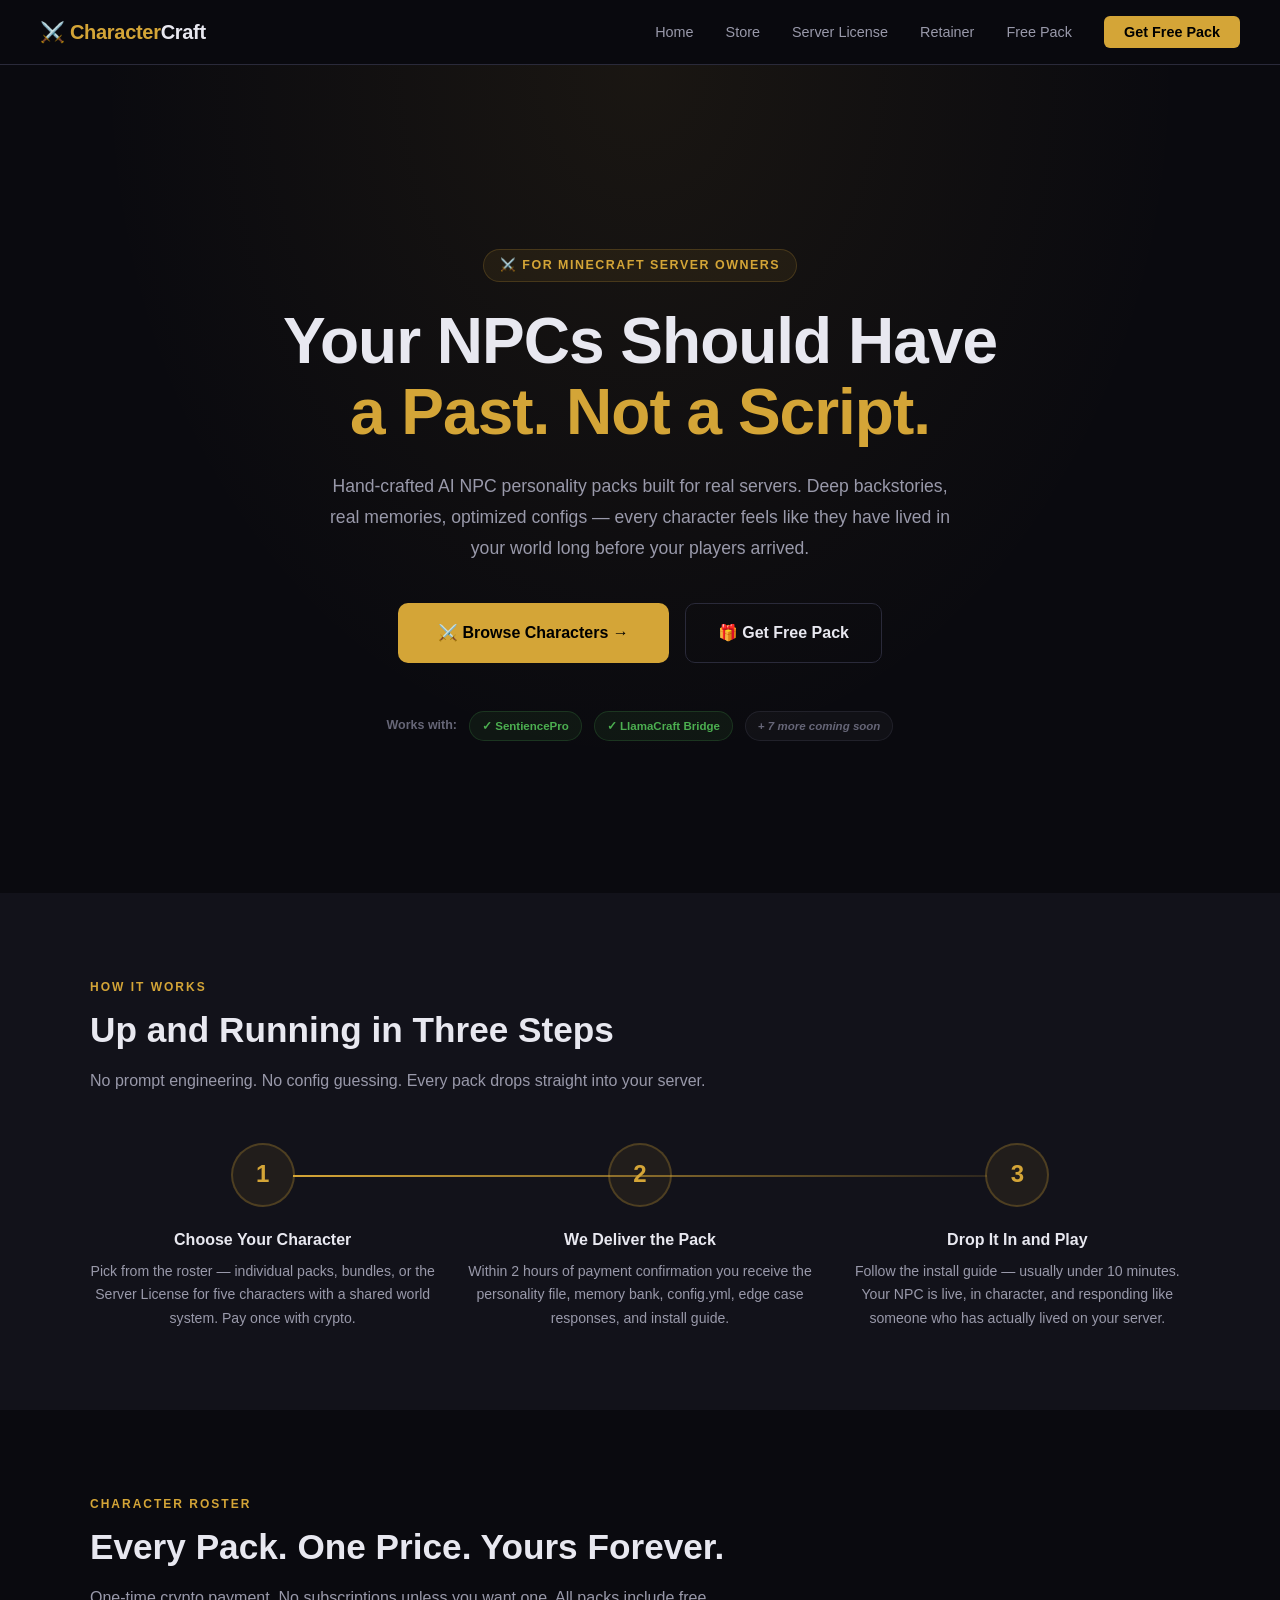
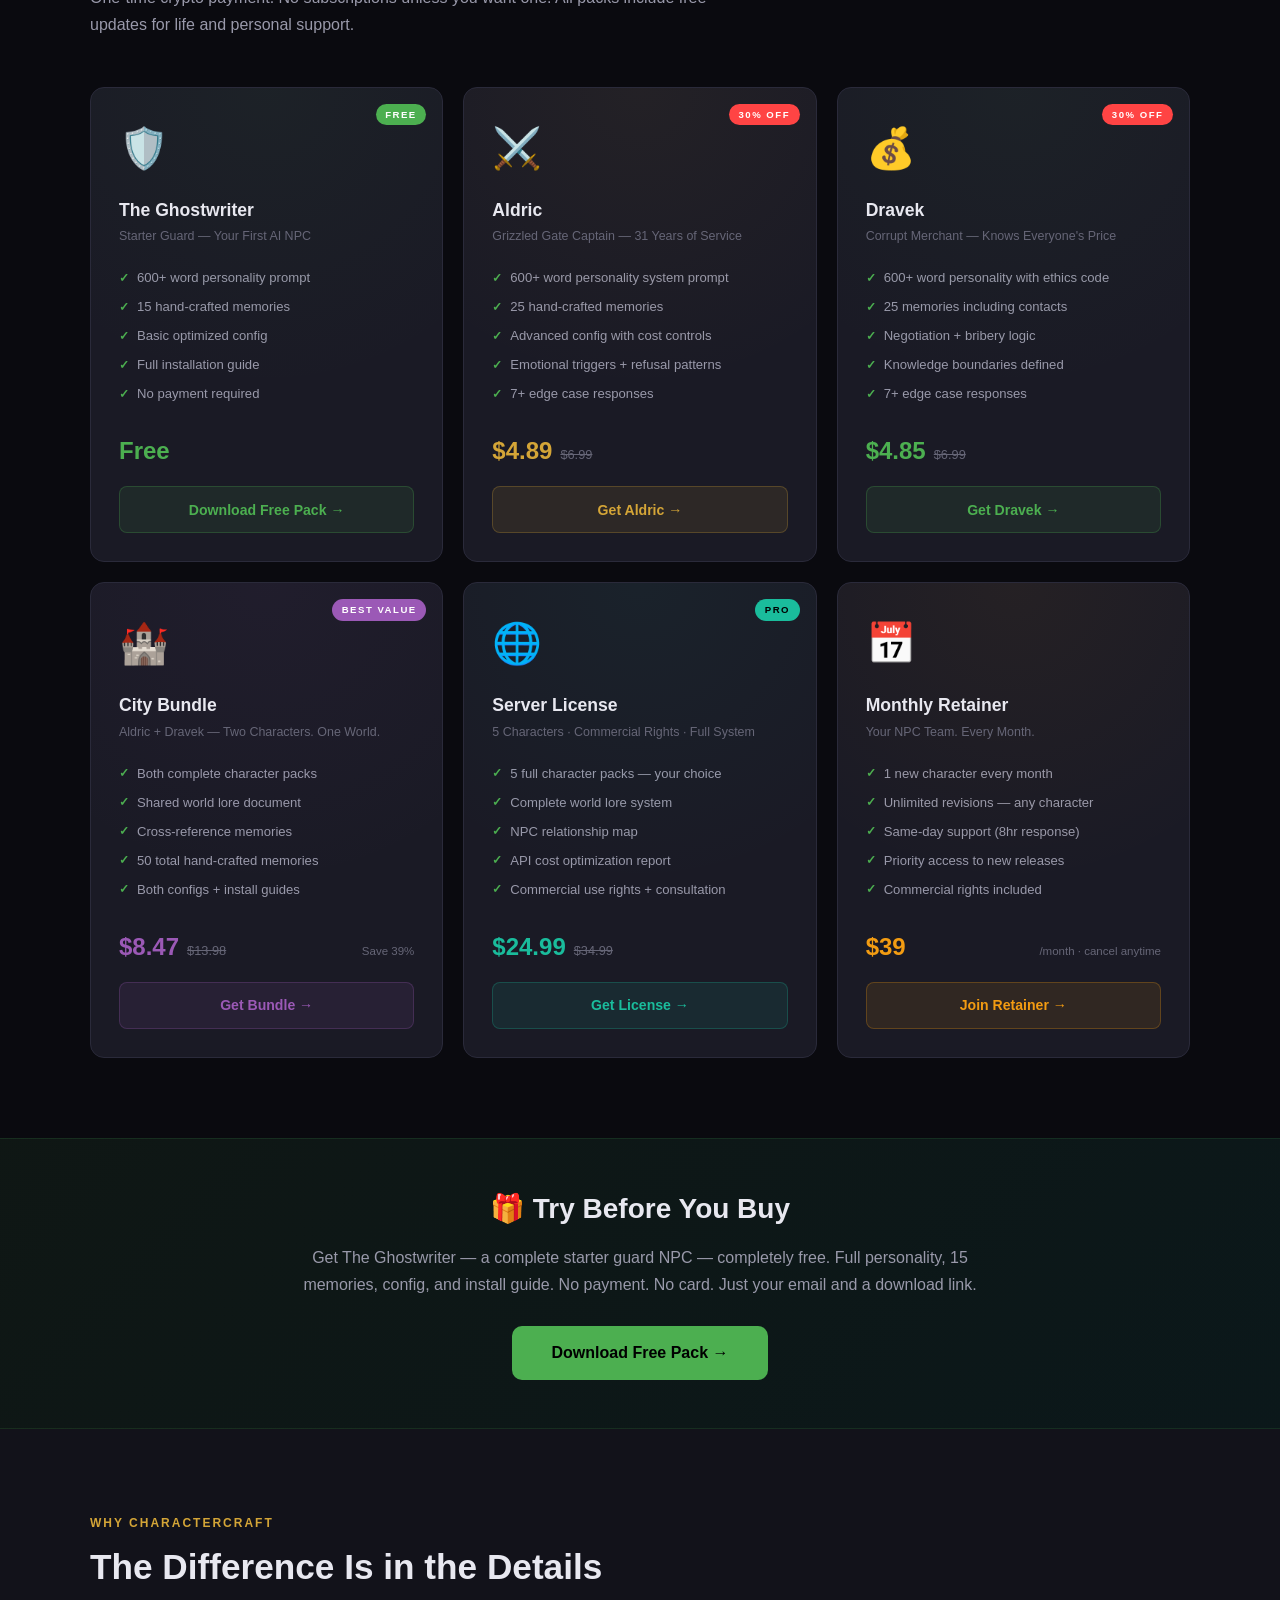
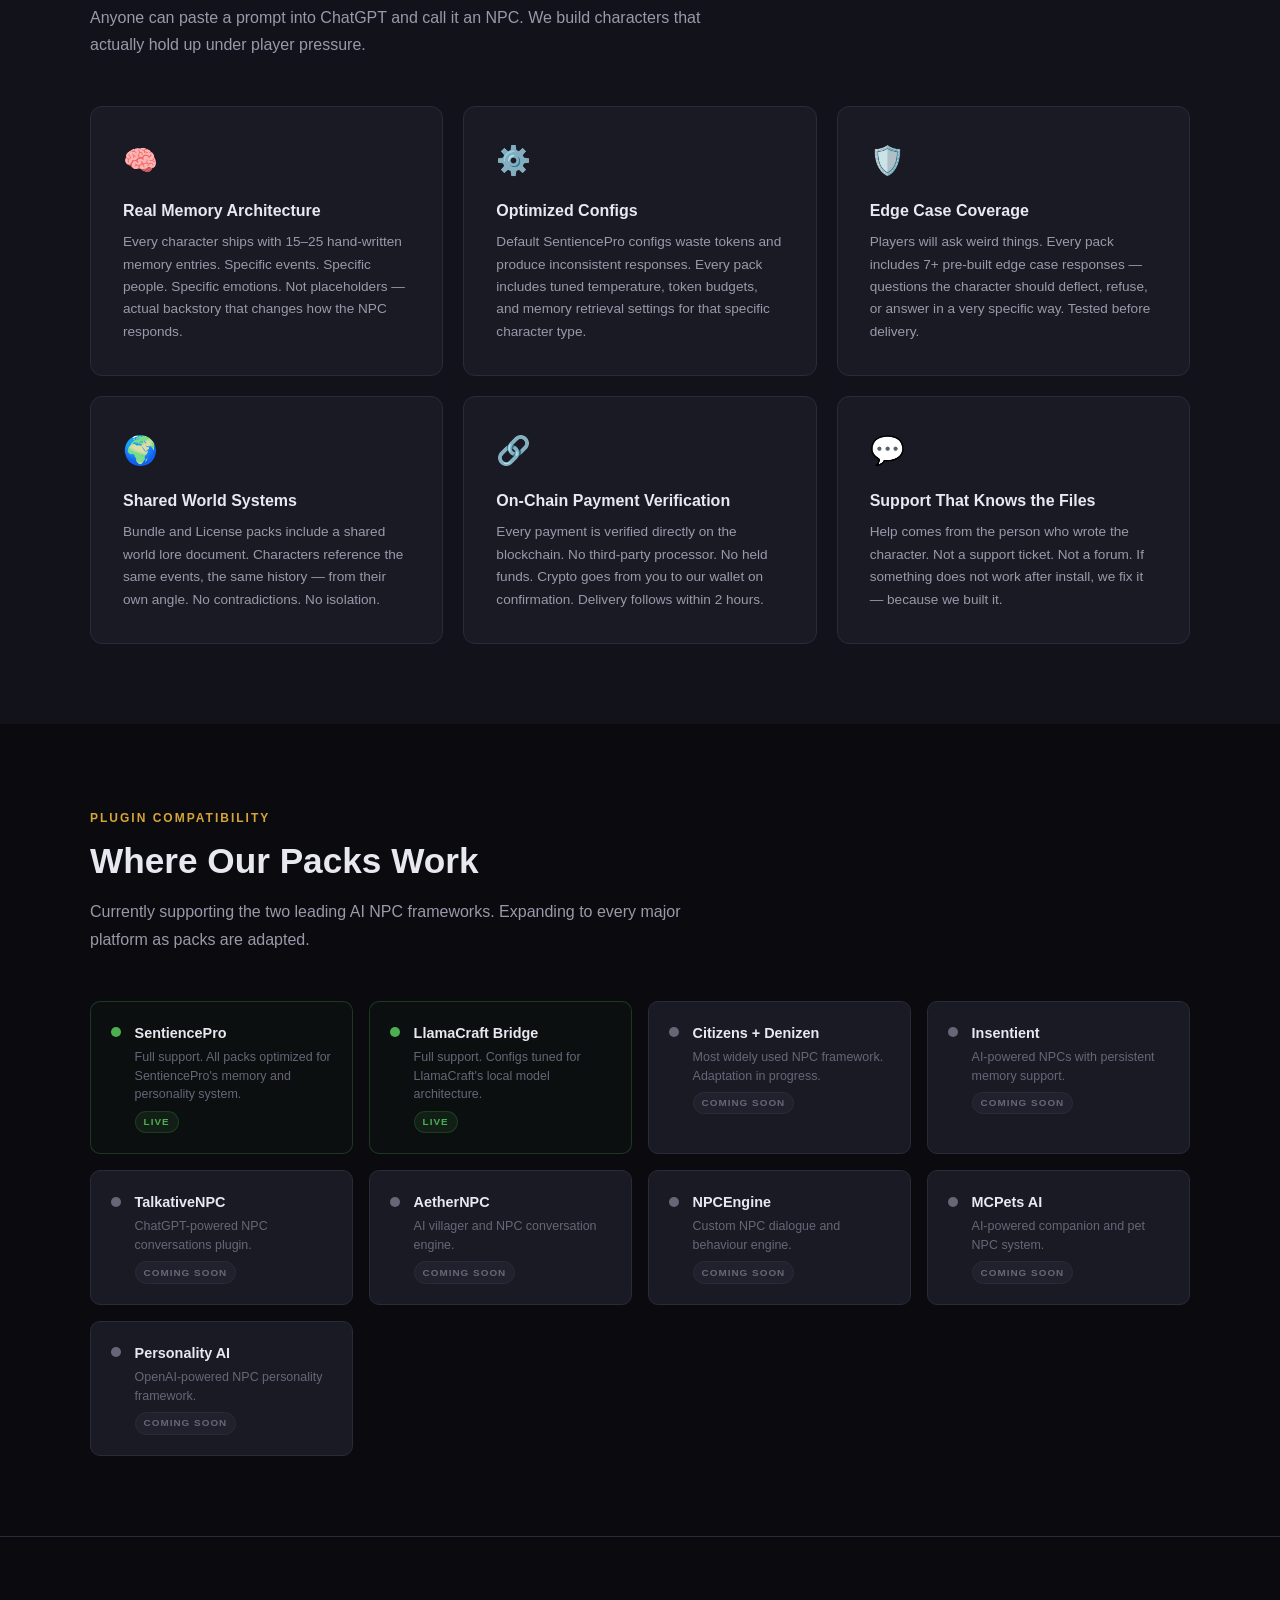
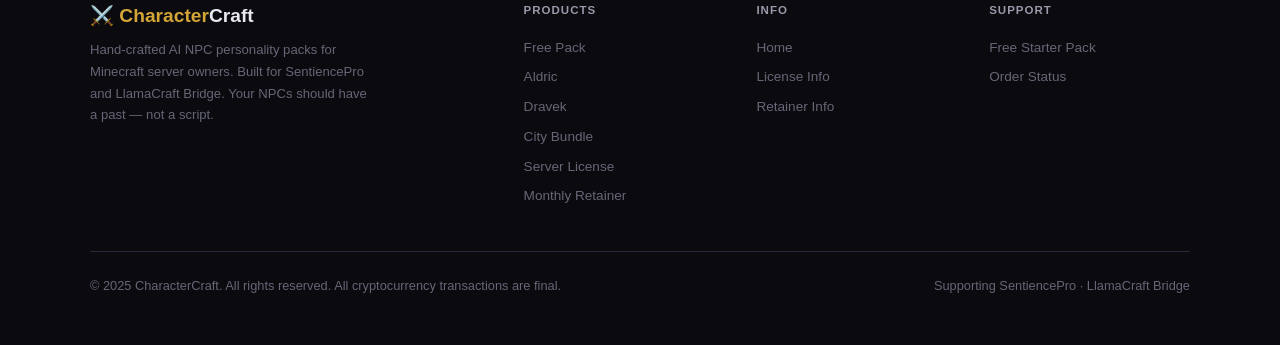
<file: index.html>
<!DOCTYPE html>
<html lang="en">
<head>
    <meta charset="UTF-8">
    <meta name="viewport" content="width=device-width, initial-scale=1.0">
    <title>CharacterCraft — AI NPC Packs for Minecraft Servers</title>
    <meta name="description" content="Hand-crafted AI NPC personality packs for Minecraft servers. Deep personalities, real memories, optimized configs. Your NPCs should have a past — not a script.">
    <meta property="og:title" content="CharacterCraft — AI NPC Packs for Minecraft Servers">
    <meta property="og:description" content="Your NPCs should have a past — not a script. Hand-crafted personalities, memories, and configs for SentiencePro and LlamaCraft Bridge.">
    <meta property="og:type" content="website">
    <meta property="og:url" content="https://shakskin.github.io/CharacterCraft/">
    <link rel="canonical" href="https://shakskin.github.io/CharacterCraft/">
    <base href="https://shakskin.github.io/CharacterCraft/">
    <style>
        :root {
            --gold:          #D4A537;
            --gold-light:    #F2D06B;
            --bg-primary:    #0A0A0F;
            --bg-secondary:  #12121A;
            --bg-card:       #1A1A25;
            --bg-hover:      #222233;
            --text-primary:  #E8E8F0;
            --text-secondary:#9999AA;
            --text-muted:    #666677;
            --border:        #2A2A3A;
            --green:         #4CAF50;
            --red:           #E74C3C;
            --urgent-red:    #FF4444;
            --purple:        #9B59B6;
            --teal:          #1ABC9C;
            --amber:         #F39C12;
            --blue:          #3498DB;
        }

        *, *::before, *::after { margin: 0; padding: 0; box-sizing: border-box; }
        html { scroll-behavior: smooth; }

        body {
            font-family:  'Segoe UI', -apple-system, BlinkMacSystemFont, sans-serif;
            background:   var(--bg-primary);
            color:        var(--text-primary);
            line-height:  1.6;
            overflow-x:   hidden;
        }

        /* ── NAV ── */
        nav {
            position:        sticky;
            top:             0;
            z-index:         1000;
            background:      rgba(10,10,15,0.97);
            backdrop-filter: blur(12px);
            border-bottom:   1px solid var(--border);
            padding:         0 2rem;
        }

        .nav-inner {
            max-width:       1200px;
            margin:          0 auto;
            display:         flex;
            justify-content: space-between;
            align-items:     center;
            height:          64px;
        }

        .nav-logo {
            font-size:       1.25rem;
            font-weight:     700;
            color:           var(--gold);
            text-decoration: none;
            letter-spacing:  -0.3px;
        }

        .nav-logo span { color: var(--text-primary); }

        .nav-links {
            display:     flex;
            gap:         2rem;
            list-style:  none;
            align-items: center;
        }

        .nav-links a {
            color:           var(--text-secondary);
            text-decoration: none;
            font-size:       0.9rem;
            font-weight:     500;
            transition:      color 0.2s;
        }

        .nav-links a:hover { color: var(--gold); }

        .nav-links .nav-cta {
            background:    var(--gold);
            color:         #000;
            padding:       0.5rem 1.25rem;
            border-radius: 6px;
            font-weight:   700;
            transition:    background 0.2s;
        }

        .nav-links .nav-cta:hover { background: var(--gold-light); }

        .nav-toggle {
            display:    none;
            background: none;
            border:     none;
            color:      var(--text-primary);
            font-size:  1.5rem;
            cursor:     pointer;
        }

        /* ── HERO ── */
        .hero {
            min-height:      92vh;
            display:         flex;
            align-items:     center;
            justify-content: center;
            text-align:      center;
            padding:         6rem 2rem 4rem;
            position:        relative;
            overflow:        hidden;
        }

        .hero::before {
            content:    '';
            position:   absolute;
            inset:      0;
            background: radial-gradient(ellipse at 50% 0%,
                            rgba(212,165,55,0.08) 0%,
                            transparent 60%);
            pointer-events: none;
        }

        .hero::after {
            content:    '';
            position:   absolute;
            bottom:     0;
            left:       0;
            right:      0;
            height:     200px;
            background: linear-gradient(transparent, var(--bg-primary));
            pointer-events: none;
        }

        .hero-inner {
            max-width: 820px;
            position:  relative;
            z-index:   1;
        }

        .hero-eyebrow {
            display:        inline-flex;
            align-items:    center;
            gap:            0.5rem;
            background:     rgba(212,165,55,0.08);
            border:         1px solid rgba(212,165,55,0.2);
            color:          var(--gold);
            font-size:      0.78rem;
            font-weight:    700;
            letter-spacing: 1.5px;
            text-transform: uppercase;
            padding:        0.35rem 1rem;
            border-radius:  50px;
            margin-bottom:  1.5rem;
            animation:      fadeUp 0.6s ease both;
        }

        .hero h1 {
            font-size:     clamp(2.25rem, 6vw, 4rem);
            font-weight:   800;
            line-height:   1.1;
            margin-bottom: 1.5rem;
            letter-spacing:-1px;
            animation:     fadeUp 0.6s 0.1s ease both;
        }

        .hero h1 .gold { color: var(--gold); }

        .hero-sub {
            font-size:     1.1rem;
            color:         var(--text-secondary);
            max-width:     620px;
            margin:        0 auto 2.5rem;
            line-height:   1.75;
            animation:     fadeUp 0.6s 0.2s ease both;
        }

        .hero-actions {
            display:         flex;
            gap:             1rem;
            justify-content: center;
            flex-wrap:       wrap;
            margin-bottom:   3rem;
            animation:       fadeUp 0.6s 0.3s ease both;
        }

        .btn-hero-primary {
            display:         inline-flex;
            align-items:     center;
            gap:             0.5rem;
            padding:         1rem 2.5rem;
            background:      var(--gold);
            color:           #000;
            border-radius:   10px;
            font-size:       1rem;
            font-weight:     700;
            text-decoration: none;
            transition:      all 0.2s;
        }

        .btn-hero-primary:hover {
            background:  var(--gold-light);
            transform:   translateY(-2px);
            box-shadow:  0 8px 30px rgba(212,165,55,0.3);
        }

        .btn-hero-secondary {
            display:         inline-flex;
            align-items:     center;
            gap:             0.5rem;
            padding:         1rem 2rem;
            background:      transparent;
            color:           var(--text-primary);
            border:          1px solid var(--border);
            border-radius:   10px;
            font-size:       1rem;
            font-weight:     600;
            text-decoration: none;
            transition:      all 0.2s;
        }

        .btn-hero-secondary:hover {
            border-color: var(--gold);
            color:        var(--gold);
            transform:    translateY(-2px);
        }

        /* Plugin support badges */
        .hero-plugins {
            display:         flex;
            align-items:     center;
            justify-content: center;
            gap:             0.75rem;
            flex-wrap:       wrap;
            animation:       fadeUp 0.6s 0.4s ease both;
        }

        .hero-plugins .plugin-label {
            font-size:  0.78rem;
            color:      var(--text-muted);
            font-weight:600;
        }

        .plugin-badge {
            display:        inline-flex;
            align-items:    center;
            gap:            0.35rem;
            background:     var(--bg-card);
            border:         1px solid var(--border);
            color:          var(--text-secondary);
            font-size:      0.72rem;
            font-weight:    600;
            padding:        0.3rem 0.75rem;
            border-radius:  50px;
        }

        .plugin-badge.active {
            background:   rgba(76,175,80,0.08);
            border-color: rgba(76,175,80,0.2);
            color:        var(--green);
        }

        .plugin-badge.soon {
            background:   rgba(102,102,119,0.08);
            border-color: rgba(102,102,119,0.2);
            color:        var(--text-muted);
            font-style:   italic;
        }

        /* ── SECTIONS ── */
        .section {
            padding: 5rem 2rem;
        }

        .section-inner {
            max-width: 1100px;
            margin:    0 auto;
        }

        .section-label {
            display:        inline-block;
            color:          var(--gold);
            font-size:      0.75rem;
            font-weight:    700;
            letter-spacing: 2px;
            text-transform: uppercase;
            margin-bottom:  0.75rem;
        }

        .section-title {
            font-size:     clamp(1.5rem, 3vw, 2.2rem);
            font-weight:   700;
            margin-bottom: 1rem;
            line-height:   1.2;
        }

        .section-desc {
            color:         var(--text-secondary);
            font-size:     1rem;
            max-width:     640px;
            margin-bottom: 3rem;
            line-height:   1.7;
        }

        /* ── HOW IT WORKS ── */
        .how-section { background: var(--bg-secondary); }

        .how-grid {
            display:               grid;
            grid-template-columns: repeat(3, 1fr);
            gap:                   2rem;
            position:              relative;
        }

        .how-grid::before {
            content:    '';
            position:   absolute;
            top:        32px;
            left:       calc(16.67% + 20px);
            right:      calc(16.67% + 20px);
            height:     2px;
            background: linear-gradient(90deg,
                            var(--gold),
                            rgba(212,165,55,0.15));
        }

        .how-step { text-align: center; position: relative; }

        .how-num {
            display:         inline-flex;
            align-items:     center;
            justify-content: center;
            width:           64px;
            height:          64px;
            border-radius:   50%;
            background:      rgba(212,165,55,0.08);
            border:          2px solid rgba(212,165,55,0.25);
            color:           var(--gold);
            font-size:       1.5rem;
            font-weight:     800;
            margin:          0 auto 1.25rem;
            position:        relative;
            z-index:         1;
        }

        .how-step h3 {
            font-size:     1rem;
            font-weight:   700;
            margin-bottom: 0.5rem;
        }

        .how-step p {
            font-size:  0.88rem;
            color:      var(--text-secondary);
            line-height:1.65;
        }

        /* ── PRODUCT CARDS ── */
        .products-section { background: var(--bg-primary); }

        .products-grid {
            display:               grid;
            grid-template-columns: repeat(3, 1fr);
            gap:                   1.25rem;
        }

        .product-card {
            background:    var(--bg-card);
            border:        1px solid var(--border);
            border-radius: 14px;
            padding:       1.75rem;
            display:       flex;
            flex-direction:column;
            transition:    all 0.25s;
            position:      relative;
            overflow:      hidden;
            text-decoration:none;
            color:         inherit;
        }

        .product-card:hover {
            border-color: rgba(212,165,55,0.3);
            transform:    translateY(-4px);
            box-shadow:   0 12px 40px rgba(0,0,0,0.3);
        }

        .product-card::before {
            content:        '';
            position:       absolute;
            inset:          0;
            background:     radial-gradient(circle at 50% 0%,
                                rgba(212,165,55,0.04) 0%,
                                transparent 60%);
            pointer-events: none;
        }

        /* Card accent colours */
        .card-gold   { --card-accent: #D4A537; --card-rgb: 212,165,55; }
        .card-green  { --card-accent: #4CAF50; --card-rgb: 76,175,80; }
        .card-purple { --card-accent: #9B59B6; --card-rgb: 155,89,182; }
        .card-teal   { --card-accent: #1ABC9C; --card-rgb: 26,188,156; }
        .card-amber  { --card-accent: #F39C12; --card-rgb: 243,156,18; }
        .card-blue   { --card-accent: #3498DB; --card-rgb: 52,152,219; }

        .product-card[class*="card-"]:hover {
            border-color: rgba(var(--card-rgb), 0.35);
        }

        .product-card[class*="card-"]::before {
            background: radial-gradient(circle at 50% 0%,
                            rgba(var(--card-rgb), 0.05) 0%,
                            transparent 60%);
        }

        .card-badge {
            position:      absolute;
            top:           1rem;
            right:         1rem;
            font-size:     0.6rem;
            font-weight:   800;
            letter-spacing:1.5px;
            text-transform:uppercase;
            padding:       0.2rem 0.6rem;
            border-radius: 50px;
            z-index:       1;
        }

        .badge-sale  { background: var(--urgent-red); color: #fff; }
        .badge-free  { background: var(--green); color: #fff; }
        .badge-best  { background: var(--purple); color: #fff; }
        .badge-pro   { background: var(--teal); color: #000; }

        .card-icon {
            font-size:     2.5rem;
            margin-bottom: 1rem;
            display:       block;
            position:      relative;
            z-index:       1;
        }

        .card-name {
            font-size:     1.1rem;
            font-weight:   800;
            margin-bottom: 0.2rem;
            position:      relative;
            z-index:       1;
        }

        .card-role {
            font-size:     0.78rem;
            color:         var(--text-muted);
            margin-bottom: 1rem;
            position:      relative;
            z-index:       1;
        }

        .card-features {
            list-style:    none;
            margin-bottom: 1.5rem;
            flex:          1;
        }

        .card-features li {
            font-size:   0.82rem;
            color:       var(--text-secondary);
            padding:     0.25rem 0;
            display:     flex;
            align-items: flex-start;
            gap:         0.5rem;
        }

        .card-features li::before {
            content:     '✓';
            color:       var(--green);
            font-weight: 700;
            flex-shrink: 0;
            font-size:   0.75rem;
            margin-top:  0.1rem;
        }

        .card-price-row {
            display:     flex;
            align-items: baseline;
            gap:         0.5rem;
            margin-bottom:1rem;
        }

        .card-price {
            font-size:   1.5rem;
            font-weight: 800;
            color:       var(--card-accent, var(--gold));
        }

        .card-price-orig {
            font-size:       0.8rem;
            color:           var(--text-muted);
            text-decoration: line-through;
        }

        .card-price-note {
            font-size:  0.72rem;
            color:      var(--text-muted);
            margin-left:auto;
        }

        .card-btn {
            display:         block;
            text-align:      center;
            padding:         0.7rem 1.25rem;
            border-radius:   8px;
            font-size:       0.88rem;
            font-weight:     700;
            text-decoration: none;
            transition:      all 0.2s;
            background:      rgba(var(--card-rgb, 212,165,55), 0.1);
            border:          1px solid rgba(var(--card-rgb, 212,165,55), 0.25);
            color:           var(--card-accent, var(--gold));
            position:        relative;
            z-index:         1;
        }

        .card-btn:hover {
            background: rgba(var(--card-rgb, 212,165,55), 0.2);
            transform:  translateY(-1px);
        }

        .card-btn.btn-free {
            background: rgba(76,175,80,0.1);
            border:     1px solid rgba(76,175,80,0.25);
            color:      var(--green);
        }

        .card-btn.btn-free:hover { background: rgba(76,175,80,0.2); }

        /* ── WHY SECTION ── */
        .why-section { background: var(--bg-secondary); }

        .why-grid {
            display:               grid;
            grid-template-columns: repeat(3, 1fr);
            gap:                   1.25rem;
        }

        .why-card {
            background:    var(--bg-card);
            border:        1px solid var(--border);
            border-radius: 12px;
            padding:       2rem;
            transition:    border-color 0.2s;
        }

        .why-card:hover { border-color: rgba(212,165,55,0.25); }

        .why-icon {
            font-size:     1.75rem;
            margin-bottom: 0.85rem;
            display:       block;
        }

        .why-card h3 {
            font-size:     1rem;
            font-weight:   700;
            margin-bottom: 0.5rem;
        }

        .why-card p {
            font-size:   0.85rem;
            color:       var(--text-secondary);
            line-height: 1.65;
        }

        /* ── PLUGINS ── */
        .plugins-section { background: var(--bg-primary); }

        .plugins-grid {
            display:               grid;
            grid-template-columns: repeat(auto-fill, minmax(220px, 1fr));
            gap:                   1rem;
        }

        .plugin-card {
            background:    var(--bg-card);
            border:        1px solid var(--border);
            border-radius: 10px;
            padding:       1.25rem;
            display:       flex;
            align-items:   flex-start;
            gap:           0.85rem;
        }

        .plugin-card.plugin-active {
            border-color: rgba(76,175,80,0.25);
            background:   rgba(76,175,80,0.03);
        }

        .plugin-card.plugin-soon {
            opacity: 0.65;
        }

        .plugin-status-dot {
            width:        10px;
            height:       10px;
            border-radius:50%;
            flex-shrink:  0;
            margin-top:   0.35rem;
        }

        .dot-active { background: var(--green); }
        .dot-soon   { background: var(--text-muted); }

        .plugin-card h4 {
            font-size:     0.9rem;
            font-weight:   700;
            margin-bottom: 0.2rem;
        }

        .plugin-card p {
            font-size:  0.78rem;
            color:      var(--text-muted);
            line-height:1.5;
        }

        .plugin-tag {
            display:        inline-block;
            margin-top:     0.4rem;
            font-size:      0.62rem;
            font-weight:    700;
            letter-spacing: 1px;
            text-transform: uppercase;
            padding:        0.15rem 0.5rem;
            border-radius:  50px;
        }

        .tag-active {
            background:   rgba(76,175,80,0.1);
            color:        var(--green);
            border:       1px solid rgba(76,175,80,0.2);
        }

        .tag-soon {
            background:   rgba(102,102,119,0.1);
            color:        var(--text-muted);
            border:       1px solid var(--border);
        }

        /* ── FAQ ── */
        .faq-section { background: var(--bg-secondary); }

        .faq-grid {
            display:               grid;
            grid-template-columns: 1fr 1fr;
            gap:                   1.25rem;
        }

        .faq-item {
            background:    var(--bg-card);
            border:        1px solid var(--border);
            border-radius: 10px;
            padding:       1.5rem;
        }

        .faq-item h4 {
            font-size:     0.95rem;
            font-weight:   700;
            margin-bottom: 0.5rem;
        }

        .faq-item p {
            font-size:   0.85rem;
            color:       var(--text-secondary);
            line-height: 1.65;
        }

        /* ── FREE STRIP ── */
        .free-strip {
            background:    linear-gradient(135deg,
                               rgba(76,175,80,0.08) 0%,
                               rgba(26,188,156,0.08) 100%);
            border-top:    1px solid rgba(76,175,80,0.15);
            border-bottom: 1px solid rgba(76,175,80,0.15);
            padding:       3rem 2rem;
            text-align:    center;
        }

        .free-strip-inner { max-width: 680px; margin: 0 auto; }

        .free-strip h2 {
            font-size:     1.75rem;
            font-weight:   800;
            margin-bottom: 0.75rem;
        }

        .free-strip p {
            color:         var(--text-secondary);
            font-size:     1rem;
            margin-bottom: 1.75rem;
            line-height:   1.7;
        }

        .btn-free-strip {
            display:         inline-flex;
            align-items:     center;
            gap:             0.5rem;
            padding:         0.9rem 2.5rem;
            background:      var(--green);
            color:           #000;
            border-radius:   10px;
            font-size:       1rem;
            font-weight:     700;
            text-decoration: none;
            transition:      all 0.2s;
        }

        .btn-free-strip:hover {
            background: #5dca61;
            transform:  translateY(-2px);
            box-shadow: 0 8px 25px rgba(76,175,80,0.3);
        }

        /* ── FOOTER ── */
        footer {
            padding:    4rem 2rem 3rem;
            border-top: 1px solid var(--border);
        }

        .footer-inner { max-width: 1100px; margin: 0 auto; }

        .footer-grid {
            display:               grid;
            grid-template-columns: 2fr 1fr 1fr 1fr;
            gap:                   2rem;
            margin-bottom:         2.5rem;
        }

        .footer-logo {
            font-size:       1.2rem;
            font-weight:     700;
            color:           var(--gold);
            text-decoration: none;
            display:         block;
            margin-bottom:   0.5rem;
        }

        .footer-logo span { color: var(--text-primary); }

        .footer-brand p {
            font-size:   0.82rem;
            color:       var(--text-muted);
            line-height: 1.65;
            max-width:   280px;
        }

        .footer-col h4 {
            font-size:      0.72rem;
            font-weight:    700;
            letter-spacing: 1px;
            text-transform: uppercase;
            color:          var(--text-secondary);
            margin-bottom:  0.85rem;
        }

        .footer-col a {
            display:         block;
            color:           var(--text-muted);
            text-decoration: none;
            font-size:       0.85rem;
            padding:         0.25rem 0;
            transition:      color 0.2s;
        }

        .footer-col a:hover { color: var(--gold); }

        .footer-bottom {
            border-top:  1px solid var(--border);
            padding-top: 1.5rem;
            display:     flex;
            justify-content:space-between;
            align-items: center;
            flex-wrap:   wrap;
            gap:         0.75rem;
        }

        .footer-copy {
            color:    var(--text-muted);
            font-size:0.8rem;
        }

        /* ── ANIMATIONS ── */
        @keyframes fadeUp {
            from { opacity: 0; transform: translateY(16px); }
            to   { opacity: 1; transform: translateY(0); }
        }

        /* ── RESPONSIVE ── */
        @media (max-width: 1000px) {
            .products-grid { grid-template-columns: 1fr 1fr; }
            .why-grid      { grid-template-columns: 1fr 1fr; }
            .footer-grid   { grid-template-columns: 1fr 1fr; }
            .how-grid      { grid-template-columns: 1fr; }
            .how-grid::before { display: none; }
        }

        @media (max-width: 650px) {
            .nav-links {
                display:        none;
                position:       absolute;
                top:            64px;
                left:           0;
                right:          0;
                background:     rgba(10,10,15,0.98);
                flex-direction: column;
                padding:        1.5rem 2rem;
                gap:            1rem;
                border-bottom:  1px solid var(--border);
            }

            .nav-links.open { display: flex; }
            .nav-toggle     { display: block; }

            .hero h1       { font-size: 2rem; }
            .hero-actions  { flex-direction: column; align-items: center; }
            .products-grid { grid-template-columns: 1fr; }
            .why-grid      { grid-template-columns: 1fr; }
            .faq-grid      { grid-template-columns: 1fr; }
            .footer-grid   { grid-template-columns: 1fr; }

            .footer-bottom {
                flex-direction: column;
                text-align:     center;
            }
        }
    </style>
</head>
<body>

<!-- ── NAV ── -->
<nav>
    <div class="nav-inner">
        <a href="index.html" class="nav-logo">⚔️ Character<span>Craft</span></a>
        <button class="nav-toggle"
                onclick="document.querySelector('.nav-links').classList.toggle('open')"
                aria-label="Menu">☰</button>
        <ul class="nav-links">
            <li><a href="index.html">Home</a></li>
            <li><a href="store.html">Store</a></li>
            <li><a href="license.html">Server License</a></li>
            <li><a href="retainer.html">Retainer</a></li>
            <li><a href="free.html">Free Pack</a></li>
            <li><a href="free.html" class="nav-cta">Get Free Pack</a></li>
        </ul>
    </div>
</nav>

<!-- ── HERO ── -->
<section class="hero">
    <div class="hero-inner">

        <div class="hero-eyebrow">
            ⚔️ For Minecraft Server Owners
        </div>

        <h1>
            Your NPCs Should Have<br>
            <span class="gold">a Past. Not a Script.</span>
        </h1>

        <p class="hero-sub">
            Hand-crafted AI NPC personality packs built for real servers.
            Deep backstories, real memories, optimized configs —
            every character feels like they have lived in your world
            long before your players arrived.
        </p>

        <div class="hero-actions">
            <a href="store.html" class="btn-hero-primary">
                ⚔️ Browse Characters →
            </a>
            <a href="free.html" class="btn-hero-secondary">
                🎁 Get Free Pack
            </a>
        </div>

        <!-- Plugin support -->
        <div class="hero-plugins">
            <span class="plugin-label">Works with:</span>
            <span class="plugin-badge active">✓ SentiencePro</span>
            <span class="plugin-badge active">✓ LlamaCraft Bridge</span>
            <span class="plugin-badge soon">+ 7 more coming soon</span>
        </div>

    </div>
</section>

<!-- ── HOW IT WORKS ── -->
<section class="section how-section">
    <div class="section-inner">
        <div class="section-label">How It Works</div>
        <h2 class="section-title">Up and Running in Three Steps</h2>
        <p class="section-desc">
            No prompt engineering. No config guessing.
            Every pack drops straight into your server.
        </p>

        <div class="how-grid">
            <div class="how-step">
                <div class="how-num">1</div>
                <h3>Choose Your Character</h3>
                <p>Pick from the roster — individual packs, bundles,
                   or the Server License for five characters with a
                   shared world system. Pay once with crypto.</p>
            </div>
            <div class="how-step">
                <div class="how-num">2</div>
                <h3>We Deliver the Pack</h3>
                <p>Within 2 hours of payment confirmation you receive
                   the personality file, memory bank, config.yml,
                   edge case responses, and install guide.</p>
            </div>
            <div class="how-step">
                <div class="how-num">3</div>
                <h3>Drop It In and Play</h3>
                <p>Follow the install guide — usually under 10 minutes.
                   Your NPC is live, in character, and responding like
                   someone who has actually lived on your server.</p>
            </div>
        </div>
    </div>
</section>

<!-- ── PRODUCTS ── -->
<section class="section products-section" id="store">
    <div class="section-inner">
        <div class="section-label">Character Roster</div>
        <h2 class="section-title">Every Pack. One Price. Yours Forever.</h2>
        <p class="section-desc">
            One-time crypto payment. No subscriptions unless you want one.
            All packs include free updates for life and personal support.
        </p>

        <div class="products-grid">

            <!-- FREE PACK -->
            <a href="free.html" class="product-card card-green">
                <span class="card-badge badge-free">Free</span>
                <span class="card-icon">🛡️</span>
                <div class="card-name">The Ghostwriter</div>
                <div class="card-role">Starter Guard — Your First AI NPC</div>
                <ul class="card-features">
                    <li>600+ word personality prompt</li>
                    <li>15 hand-crafted memories</li>
                    <li>Basic optimized config</li>
                    <li>Full installation guide</li>
                    <li>No payment required</li>
                </ul>
                <div class="card-price-row">
                    <span class="card-price"
                          style="color:var(--green);">Free</span>
                </div>
                <span class="card-btn btn-free">Download Free Pack →</span>
            </a>

            <!-- ALDRIC -->
            <a href="pay-aldric.html" class="product-card card-gold">
                <span class="card-badge badge-sale">30% Off</span>
                <span class="card-icon">⚔️</span>
                <div class="card-name">Aldric</div>
                <div class="card-role">Grizzled Gate Captain — 31 Years of Service</div>
                <ul class="card-features">
                    <li>600+ word personality system prompt</li>
                    <li>25 hand-crafted memories</li>
                    <li>Advanced config with cost controls</li>
                    <li>Emotional triggers + refusal patterns</li>
                    <li>7+ edge case responses</li>
                </ul>
                <div class="card-price-row">
                    <span class="card-price">$4.89</span>
                    <span class="card-price-orig">$6.99</span>
                </div>
                <span class="card-btn">Get Aldric →</span>
            </a>

            <!-- DRAVEK -->
            <a href="pay-dravek.html" class="product-card card-green">
                <span class="card-badge badge-sale">30% Off</span>
                <span class="card-icon">💰</span>
                <div class="card-name">Dravek</div>
                <div class="card-role">Corrupt Merchant — Knows Everyone's Price</div>
                <ul class="card-features">
                    <li>600+ word personality with ethics code</li>
                    <li>25 memories including contacts</li>
                    <li>Negotiation + bribery logic</li>
                    <li>Knowledge boundaries defined</li>
                    <li>7+ edge case responses</li>
                </ul>
                <div class="card-price-row">
                    <span class="card-price">$4.85</span>
                    <span class="card-price-orig">$6.99</span>
                </div>
                <span class="card-btn">Get Dravek →</span>
            </a>

            <!-- CITY BUNDLE -->
            <a href="pay-city-bundle.html" class="product-card card-purple">
                <span class="card-badge badge-best">Best Value</span>
                <span class="card-icon">🏰</span>
                <div class="card-name">City Bundle</div>
                <div class="card-role">Aldric + Dravek — Two Characters. One World.</div>
                <ul class="card-features">
                    <li>Both complete character packs</li>
                    <li>Shared world lore document</li>
                    <li>Cross-reference memories</li>
                    <li>50 total hand-crafted memories</li>
                    <li>Both configs + install guides</li>
                </ul>
                <div class="card-price-row">
                    <span class="card-price"
                          style="color:var(--purple);">$8.47</span>
                    <span class="card-price-orig">$13.98</span>
                    <span class="card-price-note">Save 39%</span>
                </div>
                <span class="card-btn"
                      style="background:rgba(155,89,182,0.1);
                             border-color:rgba(155,89,182,0.25);
                             color:var(--purple);">
                    Get Bundle →
                </span>
            </a>

            <!-- SERVER LICENSE -->
            <a href="pay-server-license.html" class="product-card card-teal">
                <span class="card-badge badge-pro">Pro</span>
                <span class="card-icon">🌐</span>
                <div class="card-name">Server License</div>
                <div class="card-role">5 Characters · Commercial Rights · Full System</div>
                <ul class="card-features">
                    <li>5 full character packs — your choice</li>
                    <li>Complete world lore system</li>
                    <li>NPC relationship map</li>
                    <li>API cost optimization report</li>
                    <li>Commercial use rights + consultation</li>
                </ul>
                <div class="card-price-row">
                    <span class="card-price"
                          style="color:var(--teal);">$24.99</span>
                    <span class="card-price-orig">$34.99</span>
                </div>
                <span class="card-btn"
                      style="background:rgba(26,188,156,0.1);
                             border-color:rgba(26,188,156,0.25);
                             color:var(--teal);">
                    Get License →
                </span>
            </a>

            <!-- RETAINER -->
            <a href="pay-retainer.html" class="product-card card-amber">
                <span class="card-icon">📅</span>
                <div class="card-name">Monthly Retainer</div>
                <div class="card-role">Your NPC Team. Every Month.</div>
                <ul class="card-features">
                    <li>1 new character every month</li>
                    <li>Unlimited revisions — any character</li>
                    <li>Same-day support (8hr response)</li>
                    <li>Priority access to new releases</li>
                    <li>Commercial rights included</li>
                </ul>
                <div class="card-price-row">
                    <span class="card-price"
                          style="color:var(--amber);">$39</span>
                    <span class="card-price-note">/month · cancel anytime</span>
                </div>
                <span class="card-btn"
                      style="background:rgba(243,156,18,0.1);
                             border-color:rgba(243,156,18,0.25);
                             color:var(--amber);">
                    Join Retainer →
                </span>
            </a>

        </div>
    </div>
</section>

<!-- ── FREE STRIP ── -->
<div class="free-strip">
    <div class="free-strip-inner">
        <h2>🎁 Try Before You Buy</h2>
        <p>
            Get The Ghostwriter — a complete starter guard NPC —
            completely free. Full personality, 15 memories, config,
            and install guide. No payment. No card.
            Just your email and a download link.
        </p>
        <a href="free.html" class="btn-free-strip">
            Download Free Pack →
        </a>
    </div>
</div>

<!-- ── WHY CHARACTERCRAFT ── -->
<section class="section why-section">
    <div class="section-inner">
        <div class="section-label">Why CharacterCraft</div>
        <h2 class="section-title">The Difference Is in the Details</h2>
        <p class="section-desc">
            Anyone can paste a prompt into ChatGPT and call it an NPC.
            We build characters that actually hold up under player pressure.
        </p>

        <div class="why-grid">
            <div class="why-card">
                <span class="why-icon">🧠</span>
                <h3>Real Memory Architecture</h3>
                <p>Every character ships with 15–25 hand-written memory
                   entries. Specific events. Specific people. Specific
                   emotions. Not placeholders — actual backstory that
                   changes how the NPC responds.</p>
            </div>
            <div class="why-card">
                <span class="why-icon">⚙️</span>
                <h3>Optimized Configs</h3>
                <p>Default SentiencePro configs waste tokens and produce
                   inconsistent responses. Every pack includes tuned
                   temperature, token budgets, and memory retrieval
                   settings for that specific character type.</p>
            </div>
            <div class="why-card">
                <span class="why-icon">🛡️</span>
                <h3>Edge Case Coverage</h3>
                <p>Players will ask weird things. Every pack includes 7+
                   pre-built edge case responses — questions the character
                   should deflect, refuse, or answer in a very specific way.
                   Tested before delivery.</p>
            </div>
            <div class="why-card">
                <span class="why-icon">🌍</span>
                <h3>Shared World Systems</h3>
                <p>Bundle and License packs include a shared world lore
                   document. Characters reference the same events,
                   the same history — from their own angle.
                   No contradictions. No isolation.</p>
            </div>
            <div class="why-card">
                <span class="why-icon">🔗</span>
                <h3>On-Chain Payment Verification</h3>
                <p>Every payment is verified directly on the blockchain.
                   No third-party processor. No held funds.
                   Crypto goes from you to our wallet on confirmation.
                   Delivery follows within 2 hours.</p>
            </div>
            <div class="why-card">
                <span class="why-icon">💬</span>
                <h3>Support That Knows the Files</h3>
                <p>Help comes from the person who wrote the character.
                   Not a support ticket. Not a forum. If something
                   does not work after install, we fix it —
                   because we built it.</p>
            </div>
        </div>
    </div>
</section>

<!-- ── PLUGIN SUPPORT ── -->
<section class="section plugins-section">
    <div class="section-inner">
        <div class="section-label">Plugin Compatibility</div>
        <h2 class="section-title">Where Our Packs Work</h2>
        <p class="section-desc">
            Currently supporting the two leading AI NPC frameworks.
            Expanding to every major platform as packs are adapted.
        </p>

        <div class="plugins-grid">

            <div class="plugin-card plugin-active">
                <span class="plugin-status-dot dot-active"></span>
                <div>
                    <h4>SentiencePro</h4>
                    <p>Full support. All packs optimized for SentiencePro's
                       memory and personality system.</p>
                    <span class="plugin-tag tag-active">Live</span>
                </div>
            </div>

            <div class="plugin-card plugin-active">
                <span class="plugin-status-dot dot-active"></span>
                <div>
                    <h4>LlamaCraft Bridge</h4>
                    <p>Full support. Configs tuned for LlamaCraft's
                       local model architecture.</p>
                    <span class="plugin-tag tag-active">Live</span>
                </div>
            </div>

            <div class="plugin-card plugin-soon">
                <span class="plugin-status-dot dot-soon"></span>
                <div>
                    <h4>Citizens + Denizen</h4>
                    <p>Most widely used NPC framework. Adaptation in progress.</p>
                    <span class="plugin-tag tag-soon">Coming Soon</span>
                </div>
            </div>

            <div class="plugin-card plugin-soon">
                <span class="plugin-status-dot dot-soon"></span>
                <div>
                    <h4>Insentient</h4>
                    <p>AI-powered NPCs with persistent memory support.</p>
                    <span class="plugin-tag tag-soon">Coming Soon</span>
                </div>
            </div>

            <div class="plugin-card plugin-soon">
                <span class="plugin-status-dot dot-soon"></span>
                <div>
                    <h4>TalkativeNPC</h4>
                    <p>ChatGPT-powered NPC conversations plugin.</p>
                    <span class="plugin-tag tag-soon">Coming Soon</span>
                </div>
            </div>

            <div class="plugin-card plugin-soon">
                <span class="plugin-status-dot dot-soon"></span>
                <div>
                    <h4>AetherNPC</h4>
                    <p>AI villager and NPC conversation engine.</p>
                    <span class="plugin-tag tag-soon">Coming Soon</span>
                </div>
            </div>

            <div class="plugin-card plugin-soon">
                <span class="plugin-status-dot dot-soon"></span>
                <div>
                    <h4>NPCEngine</h4>
                    <p>Custom NPC dialogue and behaviour engine.</p>
                    <span class="plugin-tag tag-soon">Coming Soon</span>
                </div>
            </div>

            <div class="plugin-card plugin-soon">
                <span class="plugin-status-dot dot-soon"></span>
                <div>
                    <h4>MCPets AI</h4>
                    <p>AI-powered companion and pet NPC system.</p>
                    <span class="plugin-tag tag-soon">Coming Soon</span>
                </div>
            </div>

            <div class="plugin-card plugin-soon">
                <span class="plugin-status-dot dot-soon"></span>
                <div>
                    <h4>Personality AI</h4>
                    <p>OpenAI-powered NPC personality framework.</p>
                    <span class="plugin-tag tag-soon">Coming Soon</span>
                </div>
            </div>

        </div>
    </div>
</section>

<!-- ── FAQ ── */
<section class="section faq-section">
    <div class="section-inner">
        <div class="section-label">FAQ</div>
        <h2 class="section-title">Common Questions</h2>
        <p class="section-desc">
            Everything you need to know before your first pack.
        </p>

        <div class="faq-grid">

            <div class="faq-item">
                <h4>What exactly do I receive?</h4>
                <p>Every pack includes a personality system prompt,
                   memory bank file, optimized config.yml, edge case
                   response set, and a step-by-step installation guide.
                   Everything needed to go from zero to live NPC.</p>
            </div>

            <div class="faq-item">
                <h4>How long does delivery take?</h4>
                <p>Individual packs and bundles deliver within 2 hours
                   of blockchain confirmation. Server License within
                   4 hours. Retainer first character within 24 hours.
                   All delivered to your email or Discord.</p>
            </div>

            <div class="faq-item">
                <h4>What plugins do you support?</h4>
                <p>Currently SentiencePro and LlamaCraft Bridge.
                   Citizens + Denizen, Insentient, TalkativeNPC,
                   AetherNPC, NPCEngine, MCPets AI, and Personality AI
                   are in adaptation — coming soon.</p>
            </div>

            <div class="faq-item">
                <h4>Why crypto only?</h4>
                <p>Crypto payments are verified directly on the blockchain
                   — no processor, no chargebacks, no held funds.
                   Payment goes straight to our wallet on confirmation.
                   We support 15 coins including SOL, TRX, LTC, and USDT.</p>
            </div>

            <div class="faq-item">
                <h4>Can I modify the character files?</h4>
                <p>Yes. The files are yours. Edit the personality,
                   add memories, adjust the config — all fine for
                   personal use. Commercial use rights require the
                   Server License or Retainer tier.</p>
            </div>

            <div class="faq-item">
                <h4>What if something does not work after install?</h4>
                <p>Contact us via Discord or email. We respond within
                   24 hours for standard packs, same day for Server
                   License and Retainer. If we built it and it is broken,
                   we fix it — no charge.</p>
            </div>

            <div class="faq-item">
                <h4>Do the characters work together?</h4>
                <p>Bundle and License packs include cross-reference
                   memories — Aldric and Dravek know each other,
                   reference the same events, and respond consistently
                   when players ask one about the other.</p>
            </div>

            <div class="faq-item">
                <h4>Is the free pack actually useful?</h4>
                <p>Yes. The Ghostwriter is a complete starter guard NPC
                   with a full personality prompt, 15 memories, a working
                   config, and an install guide. It is the same quality
                   as the paid packs — just shorter and without the
                   advanced features.</p>
            </div>

        </div>
    </div>
</section>

<!-- ── FOOTER ── -->
<footer>
    <div class="footer-inner">
        <div class="footer-grid">
            <div class="footer-brand">
                <a href="index.html" class="footer-logo">
                    ⚔️ Character<span>Craft</span>
                </a>
                <p>Hand-crafted AI NPC personality packs for Minecraft
                   server owners. Built for SentiencePro and LlamaCraft
                   Bridge. Your NPCs should have a past — not a script.</p>
            </div>

            <div class="footer-col">
                <h4>Products</h4>
                <a href="free.html">Free Pack</a>
                <a href="pay-aldric.html">Aldric</a>
                <a href="pay-dravek.html">Dravek</a>
                <a href="pay-city-bundle.html">City Bundle</a>
                <a href="pay-server-license.html">Server License</a>
                <a href="pay-retainer.html">Monthly Retainer</a>
            </div>

            <div class="footer-col">
                <h4>Info</h4>
                <a href="index.html">Home</a>
                <a href="license.html">License Info</a>
                <a href="retainer.html">Retainer Info</a>
            </div>

            <div class="footer-col">
                <h4>Support</h4>
                <a href="free.html">Free Starter Pack</a>
                <a href="success.html">Order Status</a>
            </div>
        </div>

        <div class="footer-bottom">
            <div class="footer-copy">
                © 2025 CharacterCraft. All rights reserved.
                All cryptocurrency transactions are final.
            </div>
            <div class="footer-copy">
                Supporting SentiencePro · LlamaCraft Bridge
            </div>
        </div>
    </div>
</footer>

<script>
(function () {
    'use strict';

    /* Mobile nav */
    document.addEventListener('click', function (e) {
        var nav = document.querySelector('.nav-links');
        var tog = document.querySelector('.nav-toggle');
        if (nav && nav.classList.contains('open') &&
            !nav.contains(e.target) && !tog.contains(e.target)) {
            nav.classList.remove('open');
        }
    });

    /* Scroll reveal */
    var observer = new IntersectionObserver(function (entries) {
        entries.forEach(function (entry) {
            if (entry.isIntersecting) {
                entry.target.style.opacity  = '1';
                entry.target.style.transform = 'translateY(0)';
            }
        });
    }, { threshold: 0.1 });

    document.querySelectorAll(
        '.how-step, .product-card, .why-card, .faq-item, .plugin-card'
    ).forEach(function (el) {
        el.style.opacity    = '0';
        el.style.transform  = 'translateY(20px)';
        el.style.transition = 'opacity 0.5s ease, transform 0.5s ease';
        observer.observe(el);
    });

}());
</script>

</body>
</html>
</file>
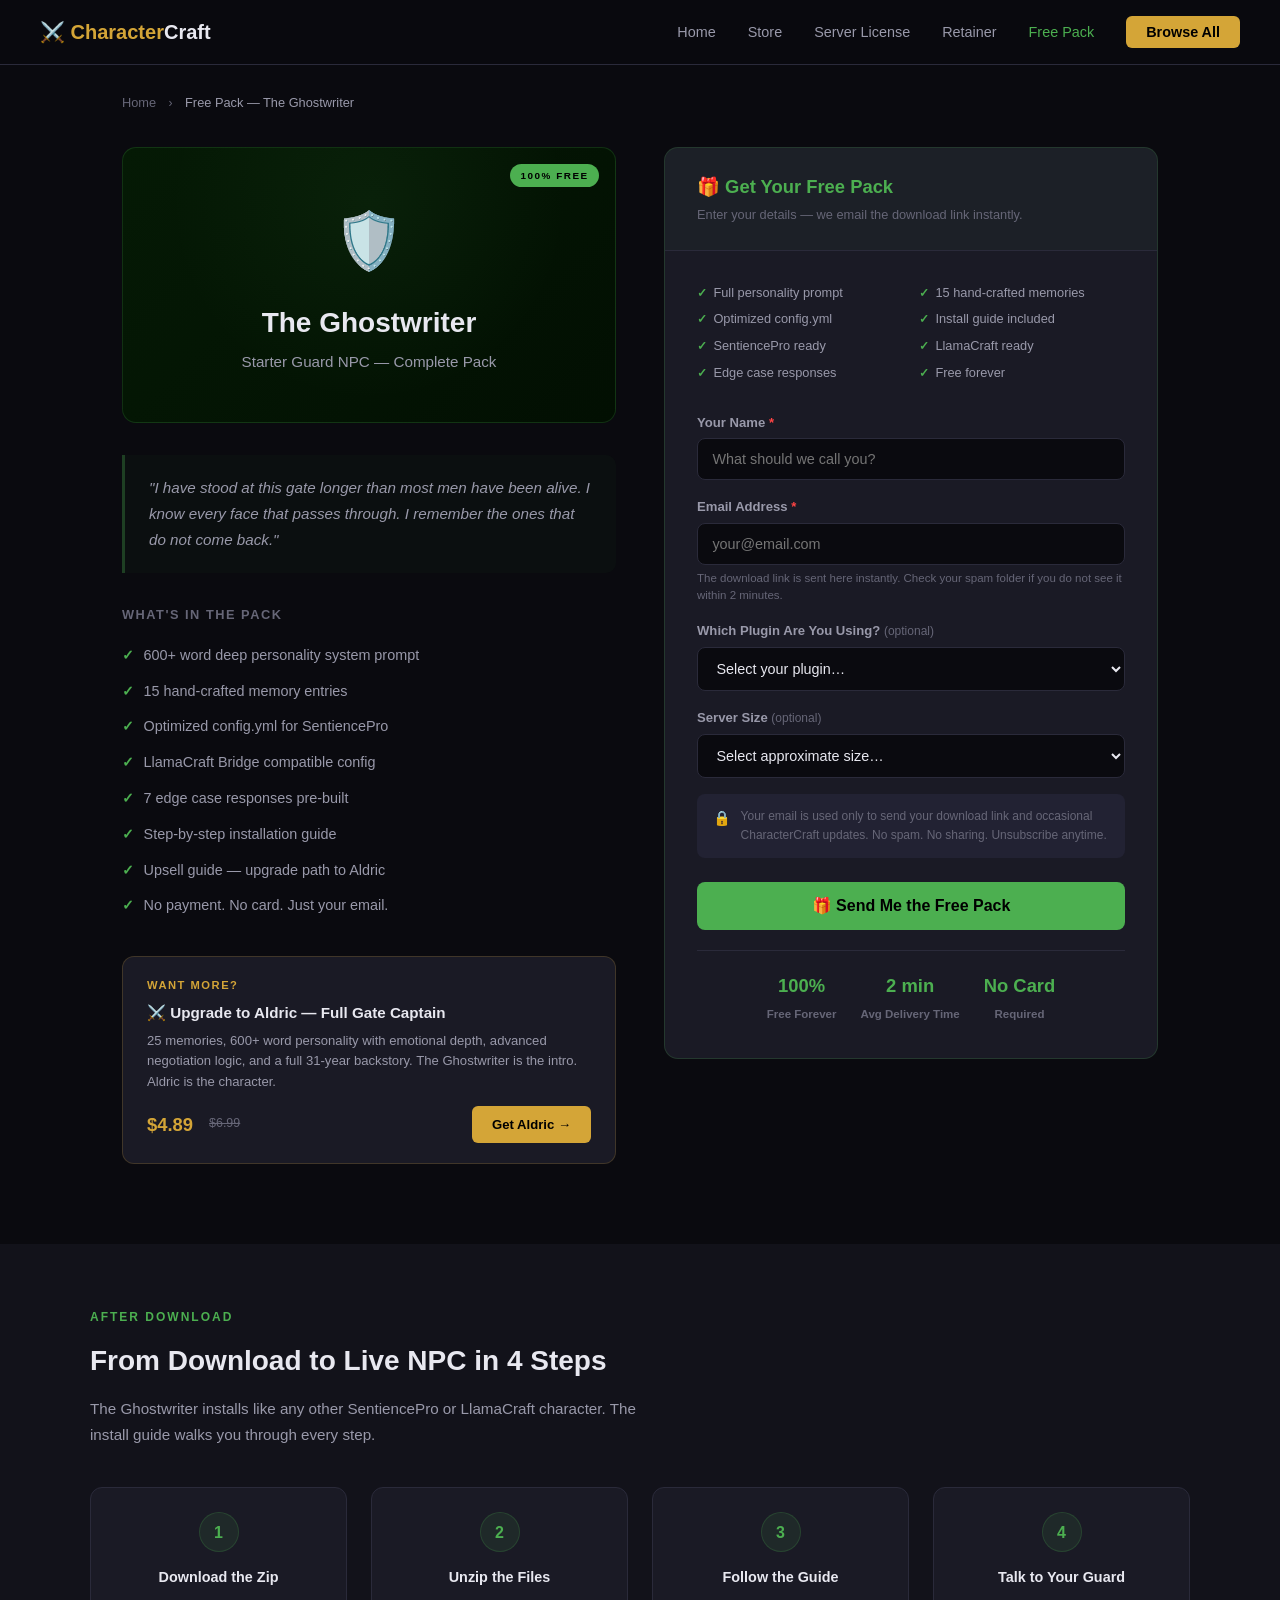
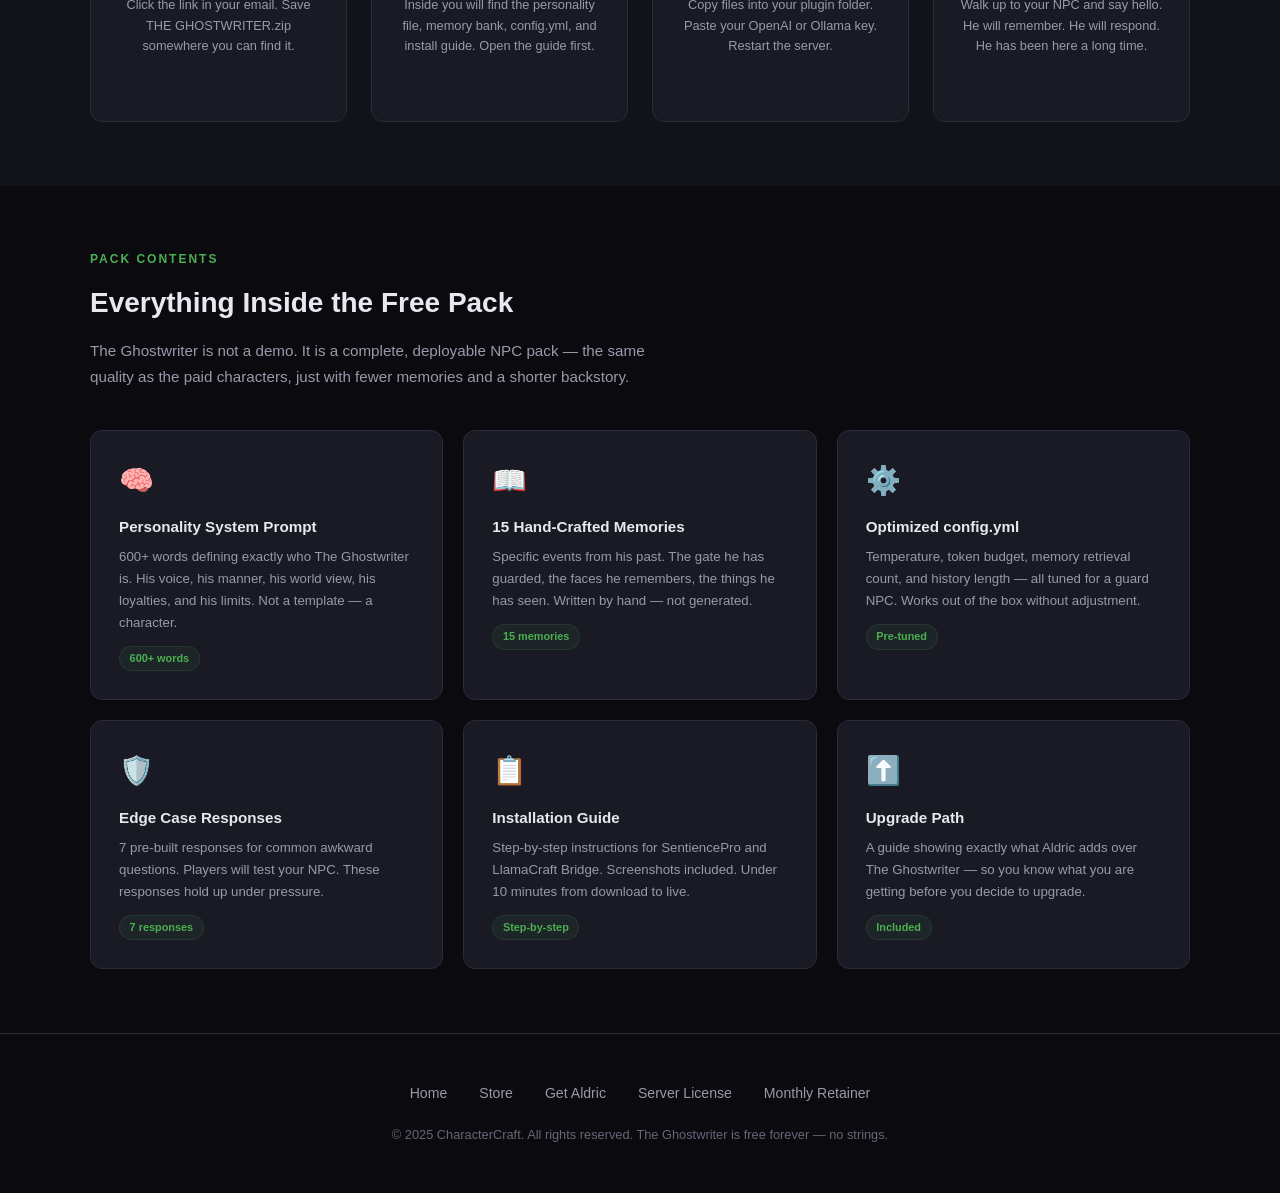
<file: free.html>
<!DOCTYPE html>
<html lang="en">
<head>
    <meta charset="UTF-8">
    <meta name="viewport" content="width=device-width, initial-scale=1.0">
    <title>Free NPC Pack — CharacterCraft</title>
    <meta name="description" content="Download The Ghostwriter free starter NPC pack. Complete personality, 15 memories, optimized config, install guide. No payment required.">
    <meta property="og:title" content="Free NPC Pack — CharacterCraft">
    <meta property="og:description" content="Get The Ghostwriter free. Full personality, 15 memories, config, install guide. Enter your email and we send the download link instantly.">
    <meta property="og:type" content="website">
    <meta property="og:url" content="https://shakskin.github.io/CharacterCraft/free.html">
    <base href="https://shakskin.github.io/CharacterCraft/">
    <style>
        :root {
            --gold:          #D4A537;
            --gold-light:    #F2D06B;
            --bg-primary:    #0A0A0F;
            --bg-secondary:  #12121A;
            --bg-card:       #1A1A25;
            --bg-hover:      #222233;
            --text-primary:  #E8E8F0;
            --text-secondary:#9999AA;
            --text-muted:    #666677;
            --border:        #2A2A3A;
            --green:         #4CAF50;
            --green-light:   #5dca61;
            --red:           #E74C3C;
            --urgent-red:    #FF4444;
            --purple:        #9B59B6;
            --teal:          #1ABC9C;
            --amber:         #F39C12;
        }

        *, *::before, *::after { margin: 0; padding: 0; box-sizing: border-box; }
        html { scroll-behavior: smooth; }

        body {
            font-family:  'Segoe UI', -apple-system, BlinkMacSystemFont, sans-serif;
            background:   var(--bg-primary);
            color:        var(--text-primary);
            line-height:  1.6;
            overflow-x:   hidden;
        }

        /* ── NAV ── */
        nav {
            position:        sticky;
            top:             0;
            z-index:         1000;
            background:      rgba(10,10,15,0.97);
            backdrop-filter: blur(12px);
            border-bottom:   1px solid var(--border);
            padding:         0 2rem;
        }

        .nav-inner {
            max-width:       1200px;
            margin:          0 auto;
            display:         flex;
            justify-content: space-between;
            align-items:     center;
            height:          64px;
        }

        .nav-logo {
            font-size:       1.25rem;
            font-weight:     700;
            color:           var(--gold);
            text-decoration: none;
        }

        .nav-logo span { color: var(--text-primary); }

        .nav-links {
            display:     flex;
            gap:         2rem;
            list-style:  none;
            align-items: center;
        }

        .nav-links a {
            color:           var(--text-secondary);
            text-decoration: none;
            font-size:       0.9rem;
            font-weight:     500;
            transition:      color 0.2s;
        }

        .nav-links a:hover  { color: var(--gold); }
        .nav-links a.active { color: var(--green); }

        .nav-links .nav-cta {
            background:    var(--gold);
            color:         #000;
            padding:       0.5rem 1.25rem;
            border-radius: 6px;
            font-weight:   700;
        }

        .nav-links .nav-cta:hover { background: var(--gold-light); }

        .nav-toggle {
            display:    none;
            background: none;
            border:     none;
            color:      var(--text-primary);
            font-size:  1.5rem;
            cursor:     pointer;
        }

        /* ── BREADCRUMB ── */
        .breadcrumb {
            max-width: 1100px;
            margin:    0 auto;
            padding:   1.5rem 2rem 0;
        }

        .breadcrumb a {
            color:           var(--text-muted);
            text-decoration: none;
            font-size:       0.8rem;
            transition:      color 0.2s;
        }

        .breadcrumb a:hover { color: var(--gold); }
        .breadcrumb .sep    { color: var(--text-muted); margin: 0 0.5rem; font-size: 0.75rem; }
        .breadcrumb .here   { color: var(--text-secondary); font-size: 0.8rem; }

        /* ── MAIN LAYOUT ── */
        .free-layout {
            max-width:             1100px;
            margin:                0 auto;
            padding:               2rem 2rem 5rem;
            display:               grid;
            grid-template-columns: 1fr 1fr;
            gap:                   3rem;
            align-items:           start;
        }

        /* ── LEFT: PACK INFO ── */
        .pack-info { position: sticky; top: 5rem; }

        /* Pack banner */
        .pack-banner {
            background:    linear-gradient(135deg, #051a05 0%, #020f02 100%);
            border:        1px solid rgba(76,175,80,0.2);
            border-radius: 14px;
            padding:       3rem 2rem;
            text-align:    center;
            margin-bottom: 2rem;
            position:      relative;
            overflow:      hidden;
        }

        .pack-banner::before {
            content:        '';
            position:       absolute;
            inset:          0;
            background:     radial-gradient(circle at 50% 20%,
                                rgba(76,175,80,0.07) 0%,
                                transparent 60%);
            pointer-events: none;
        }

        .pack-free-badge {
            position:       absolute;
            top:            1rem;
            right:          1rem;
            background:     var(--green);
            color:          #000;
            font-size:      0.62rem;
            font-weight:    800;
            letter-spacing: 1.5px;
            text-transform: uppercase;
            padding:        0.25rem 0.65rem;
            border-radius:  50px;
            z-index:        1;
        }

        .pack-icon {
            font-size:     3.5rem;
            margin-bottom: 1rem;
            display:       block;
            position:      relative;
            z-index:       1;
        }

        .pack-banner h1 {
            font-size:     1.75rem;
            font-weight:   800;
            margin-bottom: 0.25rem;
            position:      relative;
            z-index:       1;
        }

        .pack-role {
            color:    var(--text-secondary);
            font-size:0.95rem;
            position: relative;
            z-index:  1;
        }

        /* Pack quote */
        .pack-quote {
            color:         var(--text-secondary);
            font-style:    italic;
            font-size:     0.95rem;
            line-height:   1.7;
            padding:       1.25rem 1.5rem;
            border-left:   3px solid rgba(76,175,80,0.3);
            background:    rgba(76,175,80,0.03);
            border-radius: 0 10px 10px 0;
            margin-bottom: 2rem;
        }

        /* What's in the pack */
        .pack-contents-label {
            font-size:      0.8rem;
            font-weight:    700;
            color:          var(--text-muted);
            letter-spacing: 1.5px;
            text-transform: uppercase;
            margin-bottom:  0.75rem;
        }

        .pack-contents {
            list-style:    none;
            margin-bottom: 2rem;
        }

        .pack-contents li {
            font-size:   0.9rem;
            color:       var(--text-secondary);
            padding:     0.4rem 0;
            display:     flex;
            align-items: flex-start;
            gap:         0.6rem;
        }

        .pack-contents li::before {
            content:     '✓';
            color:       var(--green);
            font-weight: 700;
            flex-shrink: 0;
        }

        /* Upsell card */
        .pack-upsell {
            background:    var(--bg-card);
            border:        1px solid rgba(212,165,55,0.2);
            border-radius: 12px;
            padding:       1.25rem 1.5rem;
        }

        .pack-upsell .upsell-label {
            font-size:      0.7rem;
            font-weight:    700;
            letter-spacing: 1.5px;
            text-transform: uppercase;
            color:          var(--gold);
            margin-bottom:  0.4rem;
        }

        .pack-upsell h4 {
            font-size:     0.95rem;
            font-weight:   700;
            margin-bottom: 0.35rem;
        }

        .pack-upsell p {
            font-size:     0.82rem;
            color:         var(--text-secondary);
            margin-bottom: 0.85rem;
            line-height:   1.55;
        }

        .upsell-row {
            display:     flex;
            align-items: center;
            gap:         1rem;
        }

        .upsell-price {
            font-size:   1.15rem;
            font-weight: 800;
            color:       var(--gold);
        }

        .upsell-orig {
            font-size:       0.78rem;
            color:           var(--text-muted);
            text-decoration: line-through;
        }

        .upsell-btn {
            margin-left:     auto;
            display:         inline-block;
            padding:         0.5rem 1.25rem;
            background:      var(--gold);
            color:           #000;
            border-radius:   6px;
            font-size:       0.82rem;
            font-weight:     700;
            text-decoration: none;
            transition:      all 0.2s;
        }

        .upsell-btn:hover {
            background: var(--gold-light);
            transform:  translateY(-1px);
        }

        /* ── RIGHT: FORM PANEL ── */
        .form-panel {
            background:    var(--bg-card);
            border:        1px solid rgba(76,175,80,0.2);
            border-radius: 14px;
            overflow:      hidden;
        }

        .form-header {
            padding:      1.5rem 2rem;
            border-bottom:1px solid var(--border);
            background:   rgba(76,175,80,0.04);
        }

        .form-header h2 {
            font-size:     1.15rem;
            font-weight:   700;
            margin-bottom: 0.25rem;
            color:         var(--green);
        }

        .form-header p {
            color:    var(--text-muted);
            font-size:0.8rem;
        }

        .form-body { padding: 2rem; }

        /* What you get quick list */
        .quick-list {
            list-style:    none;
            margin-bottom: 1.75rem;
            display:       grid;
            grid-template-columns: 1fr 1fr;
            gap:           0.4rem 1rem;
        }

        .quick-list li {
            font-size:   0.8rem;
            color:       var(--text-secondary);
            display:     flex;
            align-items: center;
            gap:         0.4rem;
        }

        .quick-list li::before {
            content:     '✓';
            color:       var(--green);
            font-weight: 700;
            font-size:   0.72rem;
            flex-shrink: 0;
        }

        /* Form states */
        .form-state {
            display: none;
        }

        .form-state.active { display: block; }

        /* Form groups */
        .fg { margin-bottom: 1rem; }

        .fg label {
            display:       block;
            font-size:     0.82rem;
            font-weight:   600;
            margin-bottom: 0.35rem;
            color:         var(--text-secondary);
        }

        .fg .req { color: var(--urgent-red); }

        .fg input,
        .fg select {
            width:         100%;
            padding:       0.75rem 0.9rem;
            background:    var(--bg-primary);
            border:        1px solid var(--border);
            border-radius: 8px;
            color:         var(--text-primary);
            font-size:     0.9rem;
            font-family:   inherit;
            outline:       none;
            transition:    border-color 0.2s;
        }

        .fg input:focus,
        .fg select:focus { border-color: var(--green); }

        .fg input.error { border-color: var(--red); }

        .fg select option { background: var(--bg-card); }

        .fg-hint {
            font-size:  0.72rem;
            color:      var(--text-muted);
            margin-top: 0.3rem;
            line-height:1.5;
        }

        /* Privacy note */
        .privacy-note {
            display:     flex;
            align-items: flex-start;
            gap:         0.6rem;
            font-size:   0.75rem;
            color:       var(--text-muted);
            line-height: 1.55;
            margin-bottom:1.5rem;
            padding:     0.85rem 1rem;
            background:  var(--bg-hover);
            border-radius:8px;
        }

        .privacy-note .lock { flex-shrink: 0; font-size: 0.9rem; }

        /* Submit button */
        .submit-btn {
            display:         flex;
            align-items:     center;
            justify-content: center;
            gap:             0.5rem;
            width:           100%;
            padding:         0.9rem 1.5rem;
            background:      var(--green);
            color:           #000;
            border:          none;
            border-radius:   8px;
            font-size:       1rem;
            font-weight:     700;
            cursor:          pointer;
            transition:      all 0.2s;
        }

        .submit-btn:hover:not(:disabled) {
            background: var(--green-light);
            transform:  translateY(-1px);
            box-shadow: 0 6px 20px rgba(76,175,80,0.25);
        }

        .submit-btn:disabled {
            opacity: 0.5;
            cursor:  not-allowed;
        }

        /* Spinner */
        .spinner {
            width:        16px;
            height:       16px;
            border:       2px solid rgba(0,0,0,0.3);
            border-top:   2px solid #000;
            border-radius:50%;
            animation:    spin 0.7s linear infinite;
            display:      inline-block;
        }

        @keyframes spin { to { transform: rotate(360deg); } }

        /* Error message */
        .form-error {
            display:       none;
            background:    rgba(231,76,60,0.07);
            border:        1px solid rgba(231,76,60,0.2);
            border-radius: 8px;
            padding:       0.85rem 1rem;
            font-size:     0.82rem;
            color:         var(--red);
            margin-top:    0.75rem;
            line-height:   1.55;
        }

        .form-error.visible { display: block; }

        /* ── SUCCESS STATE ── */
        .success-state {
            text-align: center;
            padding:    1rem 0;
        }

        .success-check {
            width:           72px;
            height:          72px;
            border-radius:   50%;
            background:      rgba(76,175,80,0.1);
            border:          2px solid rgba(76,175,80,0.3);
            display:         flex;
            align-items:     center;
            justify-content: center;
            font-size:       2rem;
            margin:          0 auto 1.25rem;
            animation:       popIn 0.5s cubic-bezier(0.16,1,0.3,1) both;
        }

        @keyframes popIn {
            from { transform: scale(0); opacity: 0; }
            to   { transform: scale(1); opacity: 1; }
        }

        .success-state h3 {
            font-size:     1.25rem;
            font-weight:   800;
            margin-bottom: 0.5rem;
            color:         var(--green);
        }

        .success-state p {
            color:         var(--text-secondary);
            font-size:     0.9rem;
            line-height:   1.7;
            margin-bottom: 0.5rem;
        }

        .success-email-display {
            display:       inline-block;
            background:    var(--bg-hover);
            border:        1px solid var(--border);
            border-radius: 6px;
            padding:       0.3rem 0.85rem;
            font-family:   'Consolas', monospace;
            font-size:     0.85rem;
            color:         var(--green);
            margin:        0.5rem 0 1.25rem;
        }

        .success-next-steps {
            background:    var(--bg-hover);
            border-radius: 10px;
            padding:       1.25rem;
            text-align:    left;
            margin-bottom: 1.5rem;
        }

        .success-next-steps h4 {
            font-size:     0.78rem;
            font-weight:   700;
            color:         var(--text-muted);
            letter-spacing:1px;
            text-transform:uppercase;
            margin-bottom: 0.75rem;
        }

        .success-next-steps ol {
            padding-left: 1.25rem;
        }

        .success-next-steps li {
            font-size:   0.85rem;
            color:       var(--text-secondary);
            padding:     0.25rem 0;
            line-height: 1.55;
        }

        .success-browse-btn {
            display:         inline-flex;
            align-items:     center;
            gap:             0.5rem;
            padding:         0.75rem 2rem;
            background:      var(--gold);
            color:           #000;
            border-radius:   8px;
            font-size:       0.9rem;
            font-weight:     700;
            text-decoration: none;
            transition:      all 0.2s;
        }

        .success-browse-btn:hover {
            background: var(--gold-light);
            transform:  translateY(-1px);
        }

        /* ── SOCIAL PROOF ── */
        .social-row {
            display:         flex;
            align-items:     center;
            justify-content: center;
            gap:             1.5rem;
            margin-top:      1.25rem;
            padding-top:     1.25rem;
            border-top:      1px solid var(--border);
            flex-wrap:       wrap;
        }

        .social-stat {
            text-align: center;
        }

        .social-stat .stat-num {
            font-size:   1.15rem;
            font-weight: 800;
            color:       var(--green);
            display:     block;
        }

        .social-stat .stat-label {
            font-size:  0.72rem;
            color:      var(--text-muted);
            font-weight:600;
        }

        /* ── BELOW FOLD — HOW IT WORKS ── */
        .how-section {
            background: var(--bg-secondary);
            padding:    4rem 2rem;
        }

        .how-inner { max-width: 1100px; margin: 0 auto; }

        .how-inner .section-label {
            display:        block;
            color:          var(--green);
            font-size:      0.75rem;
            font-weight:    700;
            letter-spacing: 2px;
            text-transform: uppercase;
            margin-bottom:  0.75rem;
        }

        .how-inner h2 {
            font-size:     1.75rem;
            font-weight:   700;
            margin-bottom: 0.75rem;
        }

        .how-inner p {
            color:         var(--text-secondary);
            font-size:     0.95rem;
            max-width:     580px;
            margin-bottom: 2.5rem;
            line-height:   1.7;
        }

        .how-steps-grid {
            display:               grid;
            grid-template-columns: repeat(4, 1fr);
            gap:                   1.5rem;
        }

        .how-step-card {
            background:    var(--bg-card);
            border:        1px solid var(--border);
            border-radius: 12px;
            padding:       1.5rem;
            text-align:    center;
            transition:    border-color 0.2s;
        }

        .how-step-card:hover { border-color: rgba(76,175,80,0.3); }

        .step-num {
            display:         inline-flex;
            align-items:     center;
            justify-content: center;
            width:           40px;
            height:          40px;
            border-radius:   50%;
            background:      rgba(76,175,80,0.1);
            border:          1px solid rgba(76,175,80,0.2);
            color:           var(--green);
            font-size:       1rem;
            font-weight:     800;
            margin:          0 auto 0.85rem;
        }

        .how-step-card h4 {
            font-size:     0.9rem;
            font-weight:   700;
            margin-bottom: 0.4rem;
        }

        .how-step-card p {
            font-size:   0.8rem;
            color:       var(--text-secondary);
            line-height: 1.6;
        }

        /* ── WHAT'S INSIDE SECTION ── */
        .inside-section {
            background: var(--bg-primary);
            padding:    4rem 2rem;
        }

        .inside-inner { max-width: 1100px; margin: 0 auto; }

        .inside-inner .section-label {
            display:        block;
            color:          var(--green);
            font-size:      0.75rem;
            font-weight:    700;
            letter-spacing: 2px;
            text-transform: uppercase;
            margin-bottom:  0.75rem;
        }

        .inside-inner h2 {
            font-size:     1.75rem;
            font-weight:   700;
            margin-bottom: 0.75rem;
        }

        .inside-inner > p {
            color:         var(--text-secondary);
            font-size:     0.95rem;
            max-width:     580px;
            margin-bottom: 2.5rem;
            line-height:   1.7;
        }

        .inside-grid {
            display:               grid;
            grid-template-columns: repeat(3, 1fr);
            gap:                   1.25rem;
        }

        .inside-card {
            background:    var(--bg-card);
            border:        1px solid var(--border);
            border-radius: 12px;
            padding:       1.75rem;
            transition:    border-color 0.2s;
        }

        .inside-card:hover { border-color: rgba(76,175,80,0.25); }

        .inside-icon {
            font-size:     1.75rem;
            margin-bottom: 0.75rem;
            display:       block;
        }

        .inside-card h3 {
            font-size:     0.95rem;
            font-weight:   700;
            margin-bottom: 0.4rem;
        }

        .inside-card p {
            font-size:   0.83rem;
            color:       var(--text-secondary);
            line-height: 1.65;
        }

        .inside-tag {
            display:       inline-block;
            margin-top:    0.75rem;
            background:    rgba(76,175,80,0.08);
            border:        1px solid rgba(76,175,80,0.15);
            color:         var(--green);
            font-size:     0.68rem;
            font-weight:   700;
            padding:       0.2rem 0.6rem;
            border-radius: 50px;
        }

        /* ── FOOTER ── */
        footer {
            padding:    3rem 2rem;
            border-top: 1px solid var(--border);
            text-align: center;
        }

        .footer-links {
            display:         flex;
            justify-content: center;
            gap:             2rem;
            margin-bottom:   1.25rem;
            flex-wrap:       wrap;
        }

        .footer-links a {
            color:           var(--text-secondary);
            text-decoration: none;
            font-size:       0.88rem;
            transition:      color 0.2s;
        }

        .footer-links a:hover { color: var(--gold); }

        .footer-copy {
            color:    var(--text-muted);
            font-size:0.8rem;
        }

        /* ── RESPONSIVE ── */
        @media (max-width: 900px) {
            .free-layout        { grid-template-columns: 1fr; }
            .pack-info          { position: static; }
            .how-steps-grid     { grid-template-columns: 1fr 1fr; }
            .inside-grid        { grid-template-columns: 1fr 1fr; }
            .quick-list         { grid-template-columns: 1fr; }
        }

        @media (max-width: 650px) {
            .nav-links {
                display:        none;
                position:       absolute;
                top:            64px;
                left:           0;
                right:          0;
                background:     rgba(10,10,15,0.98);
                flex-direction: column;
                padding:        1.5rem 2rem;
                gap:            1rem;
                border-bottom:  1px solid var(--border);
            }

            .nav-links.open { display: flex; }
            .nav-toggle     { display: block; }

            .how-steps-grid { grid-template-columns: 1fr; }
            .inside-grid    { grid-template-columns: 1fr; }
            .social-row     { gap: 1rem; }
        }
    </style>
</head>
<body>

<!-- ── NAV ── -->
<nav>
    <div class="nav-inner">
        <a href="index.html" class="nav-logo">⚔️ Character<span>Craft</span></a>
        <button class="nav-toggle"
                onclick="document.querySelector('.nav-links').classList.toggle('open')"
                aria-label="Menu">☰</button>
        <ul class="nav-links">
            <li><a href="index.html">Home</a></li>
            <li><a href="index.html#store">Store</a></li>
            <li><a href="license.html">Server License</a></li>
            <li><a href="retainer.html">Retainer</a></li>
            <li><a href="free.html" class="active">Free Pack</a></li>
            <li><a href="index.html#store" class="nav-cta">Browse All</a></li>
        </ul>
    </div>
</nav>

<!-- ── BREADCRUMB ── -->
<div class="breadcrumb">
    <a href="index.html">Home</a>
    <span class="sep">›</span>
    <span class="here">Free Pack — The Ghostwriter</span>
</div>

<!-- ── MAIN LAYOUT ── -->
<div class="free-layout">

    <!-- ══ LEFT: PACK INFO ══ -->
    <div class="pack-info">

        <div class="pack-banner">
            <span class="pack-free-badge">100% Free</span>
            <span class="pack-icon">🛡️</span>
            <h1>The Ghostwriter</h1>
            <div class="pack-role">
                Starter Guard NPC — Complete Pack
            </div>
        </div>

        <div class="pack-quote">
            "I have stood at this gate longer than most men have
            been alive. I know every face that passes through.
            I remember the ones that do not come back."
        </div>

        <div class="pack-contents-label">What's In the Pack</div>
        <ul class="pack-contents">
            <li>600+ word deep personality system prompt</li>
            <li>15 hand-crafted memory entries</li>
            <li>Optimized config.yml for SentiencePro</li>
            <li>LlamaCraft Bridge compatible config</li>
            <li>7 edge case responses pre-built</li>
            <li>Step-by-step installation guide</li>
            <li>Upsell guide — upgrade path to Aldric</li>
            <li>No payment. No card. Just your email.</li>
        </ul>

        <!-- Upsell -->
        <div class="pack-upsell">
            <div class="upsell-label">Want More?</div>
            <h4>⚔️ Upgrade to Aldric — Full Gate Captain</h4>
            <p>25 memories, 600+ word personality with emotional
               depth, advanced negotiation logic, and a full 31-year
               backstory. The Ghostwriter is the intro.
               Aldric is the character.</p>
            <div class="upsell-row">
                <span class="upsell-price">$4.89</span>
                <span class="upsell-orig">$6.99</span>
                <a href="pay-aldric.html" class="upsell-btn">
                    Get Aldric →
                </a>
            </div>
        </div>

    </div>
    <!-- ══ END LEFT ══ -->

    <!-- ══ RIGHT: FORM PANEL ══ -->
    <div class="form-panel">

        <div class="form-header">
            <h2>🎁 Get Your Free Pack</h2>
            <p>Enter your details — we email the download link instantly.</p>
        </div>

        <div class="form-body">

            <!-- Quick feature list -->
            <ul class="quick-list">
                <li>Full personality prompt</li>
                <li>15 hand-crafted memories</li>
                <li>Optimized config.yml</li>
                <li>Install guide included</li>
                <li>SentiencePro ready</li>
                <li>LlamaCraft ready</li>
                <li>Edge case responses</li>
                <li>Free forever</li>
            </ul>

            <!-- ── FORM STATE ── -->
            <div class="form-state active" id="state-form">

                <!-- Honeypot -->
                <input type="text" id="honey" tabindex="-1"
                       style="display:none" autocomplete="off">

                <div class="fg">
                    <label for="f-name">
                        Your Name <span class="req">*</span>
                    </label>
                    <input type="text" id="f-name"
                           placeholder="What should we call you?"
                           autocomplete="given-name">
                </div>

                <div class="fg">
                    <label for="f-email">
                        Email Address <span class="req">*</span>
                    </label>
                    <input type="email" id="f-email"
                           placeholder="your@email.com"
                           autocomplete="email">
                    <div class="fg-hint">
                        The download link is sent here instantly.
                        Check your spam folder if you do not see it
                        within 2 minutes.
                    </div>
                </div>

                <div class="fg">
                    <label for="f-plugin">
                        Which Plugin Are You Using?
                        <span style="color:var(--text-muted);
                                     font-weight:400;
                                     font-size:0.75rem;">
                            (optional)
                        </span>
                    </label>
                    <select id="f-plugin">
                        <option value="">Select your plugin…</option>
                        <option value="SentiencePro">SentiencePro</option>
                        <option value="LlamaCraft Bridge">LlamaCraft Bridge</option>
                        <option value="Citizens + Denizen">Citizens + Denizen</option>
                        <option value="TalkativeNPC">TalkativeNPC</option>
                        <option value="Other">Other</option>
                        <option value="Not sure yet">Not sure yet</option>
                    </select>
                </div>

                <div class="fg">
                    <label for="f-server">
                        Server Size
                        <span style="color:var(--text-muted);
                                     font-weight:400;
                                     font-size:0.75rem;">
                            (optional)
                        </span>
                    </label>
                    <select id="f-server">
                        <option value="">Select approximate size…</option>
                        <option value="Just me / testing">Just me / testing</option>
                        <option value="1–10 players">1–10 players</option>
                        <option value="10–50 players">10–50 players</option>
                        <option value="50–200 players">50–200 players</option>
                        <option value="200+ players">200+ players</option>
                    </select>
                </div>

                <div class="privacy-note">
                    <span class="lock">🔒</span>
                    <span>
                        Your email is used only to send your download
                        link and occasional CharacterCraft updates.
                        No spam. No sharing. Unsubscribe anytime.
                    </span>
                </div>

                <button class="submit-btn" id="submit-btn"
                        onclick="FreePage.submit()">
                    🎁 Send Me the Free Pack
                </button>

                <div class="form-error" id="form-error"></div>

                <!-- Social proof -->
                <div class="social-row">
                    <div class="social-stat">
                        <span class="stat-num">100%</span>
                        <span class="stat-label">Free Forever</span>
                    </div>
                    <div class="social-stat">
                        <span class="stat-num">2 min</span>
                        <span class="stat-label">Avg Delivery Time</span>
                    </div>
                    <div class="social-stat">
                        <span class="stat-num">No Card</span>
                        <span class="stat-label">Required</span>
                    </div>
                </div>

            </div>
            <!-- end form state -->

            <!-- ── SUCCESS STATE ── -->
            <div class="form-state" id="state-success">
                <div class="success-state">

                    <div class="success-check">✓</div>

                    <h3>Check Your Inbox!</h3>
                    <p>We've sent The Ghostwriter pack to:</p>
                    <div class="success-email-display"
                         id="success-email-display">—</div>

                    <p style="margin-bottom:1.5rem;">
                        The email contains your download link for
                        <strong>THE GHOSTWRITER.zip</strong> —
                        everything you need to get your first
                        AI NPC live.
                    </p>

                    <div class="success-next-steps">
                        <h4>After You Download</h4>
                        <ol>
                            <li>Unzip the file — you will find the
                                personality file, memory bank,
                                config.yml, and install guide.</li>
                            <li>Follow the install guide —
                                takes under 10 minutes.</li>
                            <li>Your guard NPC is live and in character.</li>
                            <li>Want more depth? Upgrade to Aldric —
                                25 memories, full emotional range,
                                31-year backstory.</li>
                        </ol>
                    </div>

                    <a href="pay-aldric.html"
                       class="success-browse-btn">
                        ⚔️ Upgrade to Aldric — $4.89 →
                    </a>

                    <p style="margin-top:1rem;font-size:0.75rem;
                               color:var(--text-muted);">
                        No email? Check your spam folder.
                        Still nothing after 5 minutes?
                        Contact us on Discord.
                    </p>

                </div>
            </div>
            <!-- end success state -->

        </div>
    </div>
    <!-- ══ END RIGHT ══ -->

</div>

<!-- ── HOW IT WORKS ── -->
<div class="how-section">
    <div class="how-inner">
        <span class="section-label">After Download</span>
        <h2>From Download to Live NPC in 4 Steps</h2>
        <p>The Ghostwriter installs like any other SentiencePro or
           LlamaCraft character. The install guide walks you through
           every step.</p>

        <div class="how-steps-grid">
            <div class="how-step-card">
                <div class="step-num">1</div>
                <h4>Download the Zip</h4>
                <p>Click the link in your email.
                   Save THE GHOSTWRITER.zip somewhere
                   you can find it.</p>
            </div>
            <div class="how-step-card">
                <div class="step-num">2</div>
                <h4>Unzip the Files</h4>
                <p>Inside you will find the personality file,
                   memory bank, config.yml, and install guide.
                   Open the guide first.</p>
            </div>
            <div class="how-step-card">
                <div class="step-num">3</div>
                <h4>Follow the Guide</h4>
                <p>Copy files into your plugin folder.
                   Paste your OpenAI or Ollama key.
                   Restart the server.</p>
            </div>
            <div class="how-step-card">
                <div class="step-num">4</div>
                <h4>Talk to Your Guard</h4>
                <p>Walk up to your NPC and say hello.
                   He will remember. He will respond.
                   He has been here a long time.</p>
            </div>
        </div>
    </div>
</div>

<!-- ── WHAT'S INSIDE ── -->
<div class="inside-section">
    <div class="inside-inner">
        <span class="section-label">Pack Contents</span>
        <h2>Everything Inside the Free Pack</h2>
        <p>The Ghostwriter is not a demo. It is a complete,
           deployable NPC pack — the same quality as the paid
           characters, just with fewer memories and a shorter
           backstory.</p>

        <div class="inside-grid">

            <div class="inside-card">
                <span class="inside-icon">🧠</span>
                <h3>Personality System Prompt</h3>
                <p>600+ words defining exactly who The Ghostwriter is.
                   His voice, his manner, his world view, his loyalties,
                   and his limits. Not a template — a character.</p>
                <span class="inside-tag">600+ words</span>
            </div>

            <div class="inside-card">
                <span class="inside-icon">📖</span>
                <h3>15 Hand-Crafted Memories</h3>
                <p>Specific events from his past. The gate he has
                   guarded, the faces he remembers, the things he
                   has seen. Written by hand — not generated.</p>
                <span class="inside-tag">15 memories</span>
            </div>

            <div class="inside-card">
                <span class="inside-icon">⚙️</span>
                <h3>Optimized config.yml</h3>
                <p>Temperature, token budget, memory retrieval count,
                   and history length — all tuned for a guard NPC.
                   Works out of the box without adjustment.</p>
                <span class="inside-tag">Pre-tuned</span>
            </div>

            <div class="inside-card">
                <span class="inside-icon">🛡️</span>
                <h3>Edge Case Responses</h3>
                <p>7 pre-built responses for common awkward questions.
                   Players will test your NPC. These responses hold
                   up under pressure.</p>
                <span class="inside-tag">7 responses</span>
            </div>

            <div class="inside-card">
                <span class="inside-icon">📋</span>
                <h3>Installation Guide</h3>
                <p>Step-by-step instructions for SentiencePro and
                   LlamaCraft Bridge. Screenshots included.
                   Under 10 minutes from download to live.</p>
                <span class="inside-tag">Step-by-step</span>
            </div>

            <div class="inside-card">
                <span class="inside-icon">⬆️</span>
                <h3>Upgrade Path</h3>
                <p>A guide showing exactly what Aldric adds over
                   The Ghostwriter — so you know what you are
                   getting before you decide to upgrade.</p>
                <span class="inside-tag">Included</span>
            </div>

        </div>
    </div>
</div>

<!-- ── FOOTER ── -->
<footer>
    <div class="footer-links">
        <a href="index.html">Home</a>
        <a href="index.html#store">Store</a>
        <a href="pay-aldric.html">Get Aldric</a>
        <a href="license.html">Server License</a>
        <a href="retainer.html">Monthly Retainer</a>
    </div>
    <p class="footer-copy">
        © 2025 CharacterCraft. All rights reserved.
        The Ghostwriter is free forever — no strings.
    </p>
</footer>

<script>
var FreePage = (function () {
    'use strict';

    /* ── CONFIG ─────────────────────────────────────── */
    var APPS_SCRIPT_URL =
        'https://script.google.com/macros/s/' +
        'AKfycbyRco0jnIzxmXeExWBMIHoUKZxdG0nQkHETeGzBuhfSFiaOq-1N10H0yE--PyhIzHIrrA' +
        '/exec';

    /* ── HELPERS ─────────────────────────────────────── */
    function showError(msg) {
        var el = document.getElementById('form-error');
        el.textContent = msg;
        el.classList.add('visible');
    }

    function hideError() {
        var el = document.getElementById('form-error');
        el.textContent = '';
        el.classList.remove('visible');
    }

    function setLoading(loading) {
        var btn = document.getElementById('submit-btn');
        btn.disabled  = loading;
        btn.innerHTML = loading
            ? '<div class="spinner"></div> Sending…'
            : '🎁 Send Me the Free Pack';
    }

    function showSuccess(email) {
        document.getElementById('state-form').classList.remove('active');
        document.getElementById('state-success').classList.add('active');
        document.getElementById('success-email-display').textContent = email;

        /* Scroll to top of panel */
        var panel = document.querySelector('.form-panel');
        if (panel) panel.scrollIntoView({ behavior: 'smooth', block: 'start' });
    }

    function isValidEmail(email) {
        return /^[^\s@]+@[^\s@]+\.[^\s@]+$/.test(email);
    }

    /* ── SUBMIT ─────────────────────────────────────── */
    function submit() {

        /* Honeypot check */
        var honey = document.getElementById('honey');
        if (honey && honey.value !== '') return;

        hideError();

        var name   = document.getElementById('f-name').value.trim();
        var email  = document.getElementById('f-email').value.trim();
        var plugin = document.getElementById('f-plugin').value;
        var server = document.getElementById('f-server').value;

        /* Validate */
        if (!name) {
            document.getElementById('f-name').classList.add('error');
            document.getElementById('f-name').focus();
            showError('Please enter your name.');
            return;
        }

        document.getElementById('f-name').classList.remove('error');

        if (!email || !isValidEmail(email)) {
            document.getElementById('f-email').classList.add('error');
            document.getElementById('f-email').focus();
            showError('Please enter a valid email address.');
            return;
        }

        document.getElementById('f-email').classList.remove('error');

        /* Submit */
        setLoading(true);

        var payload =
            'source=free_pack_form' +
            '&name='        + encodeURIComponent(name) +
            '&email='       + encodeURIComponent(email) +
            '&plugin='      + encodeURIComponent(plugin) +
            '&server_size=' + encodeURIComponent(server) +
            '&submitted_at='+ encodeURIComponent(new Date().toISOString());

        fetch(APPS_SCRIPT_URL, {
            method:  'POST',
            headers: { 'Content-Type': 'application/x-www-form-urlencoded' },
            body:    payload
        })
        .then(function (res) { return res.text(); })
        .then(function (text) {
            var result;
            try { result = JSON.parse(text); }
            catch (e) { result = { status: 'OK' }; }

            setLoading(false);

            if (result.error === 'ALREADY_SUBSCRIBED') {
                /* Still show success — they already have the pack */
                showSuccess(email);
                return;
            }

            if (result.error) {
                showError(
                    'Something went wrong: ' + result.error +
                    '. Please try again or contact us on Discord.'
                );
                return;
            }

            showSuccess(email);
        })
        .catch(function (err) {
            setLoading(false);
            showError(
                'Could not connect to the server. ' +
                'Please check your connection and try again.'
            );
            console.error('Free pack submit error:', err);
        });
    }

    /* ── ENTER KEY SUPPORT ──────────────────────────── */
    document.addEventListener('keydown', function (e) {
        if (e.key === 'Enter') {
            var active = document.getElementById('state-form');
            if (active && active.classList.contains('active')) {
                submit();
            }
        }
    });

    /* ── MOBILE NAV ─────────────────────────────────── */
    document.addEventListener('click', function (e) {
        var nav = document.querySelector('.nav-links');
        var tog = document.querySelector('.nav-toggle');
        if (nav && nav.classList.contains('open') &&
            !nav.contains(e.target) && !tog.contains(e.target)) {
            nav.classList.remove('open');
        }
    });

    return { submit: submit };

}());
</script>

</body>
</html>
</file>
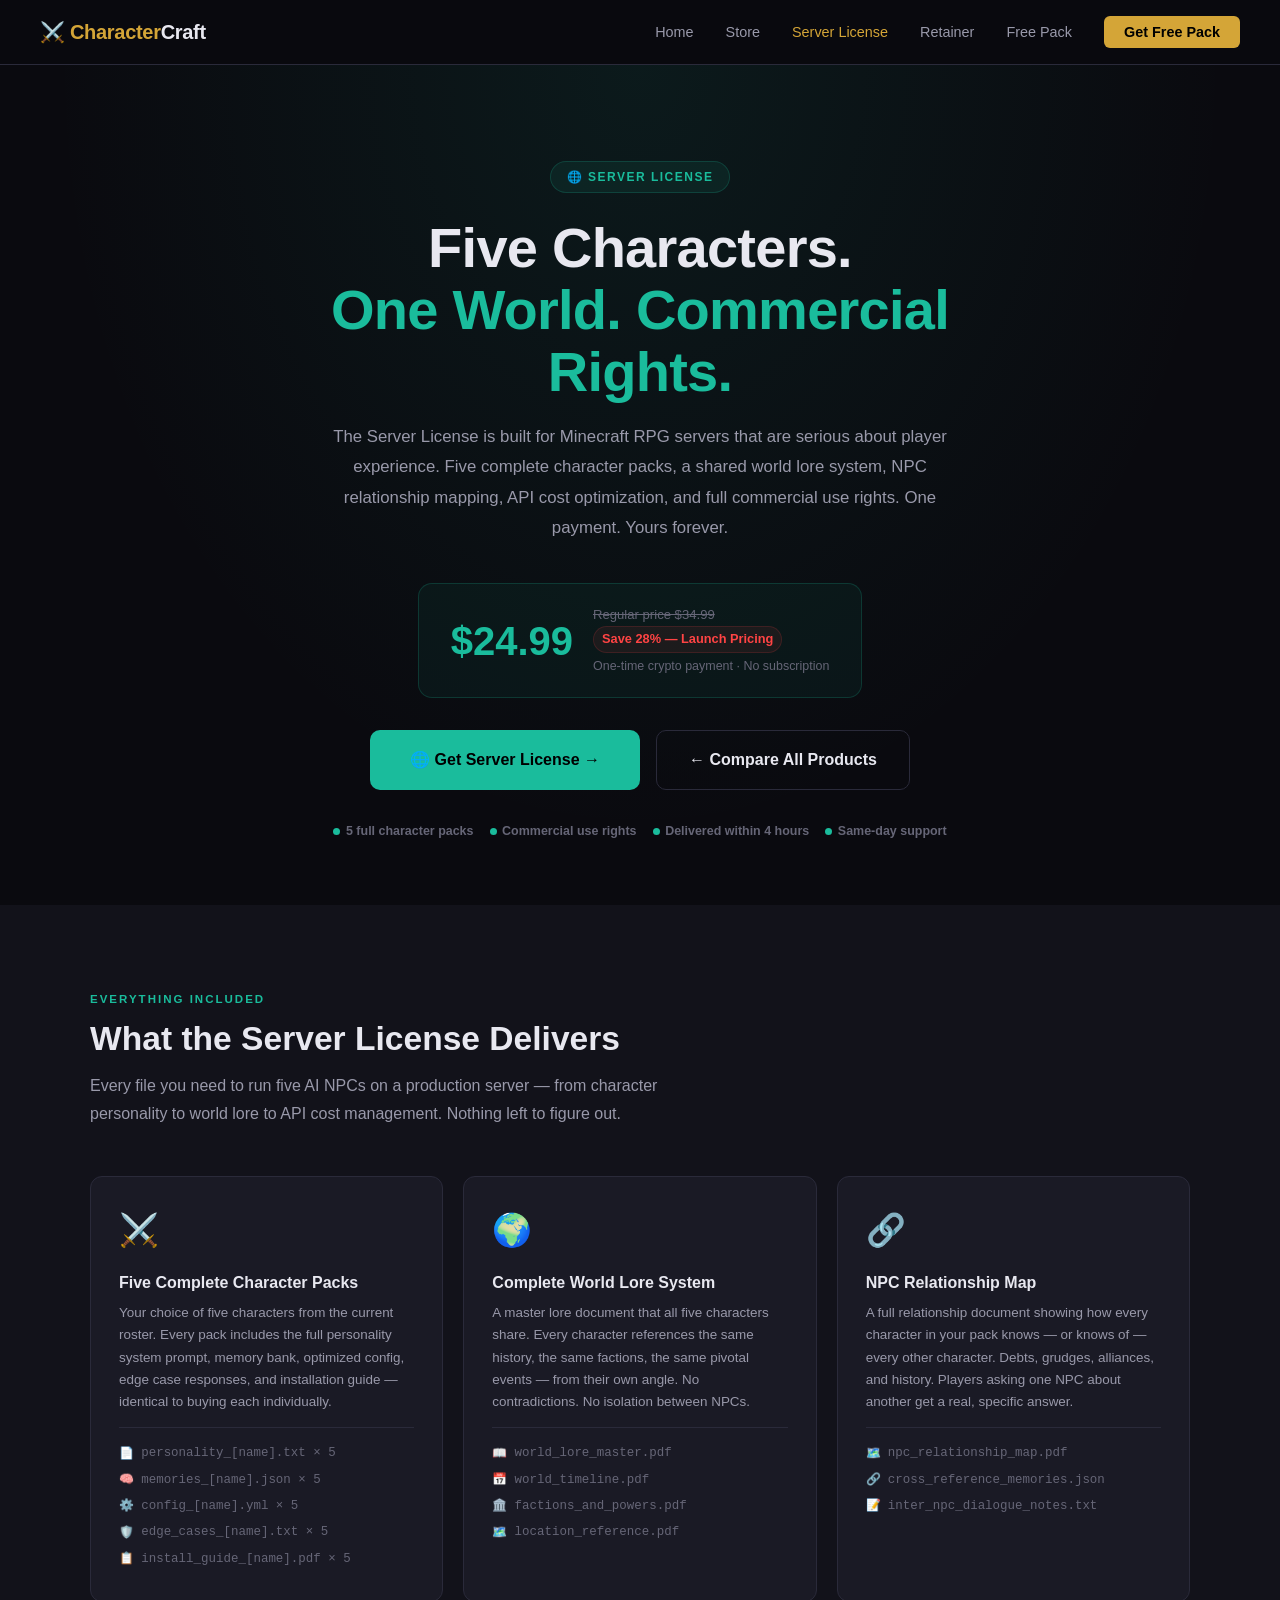
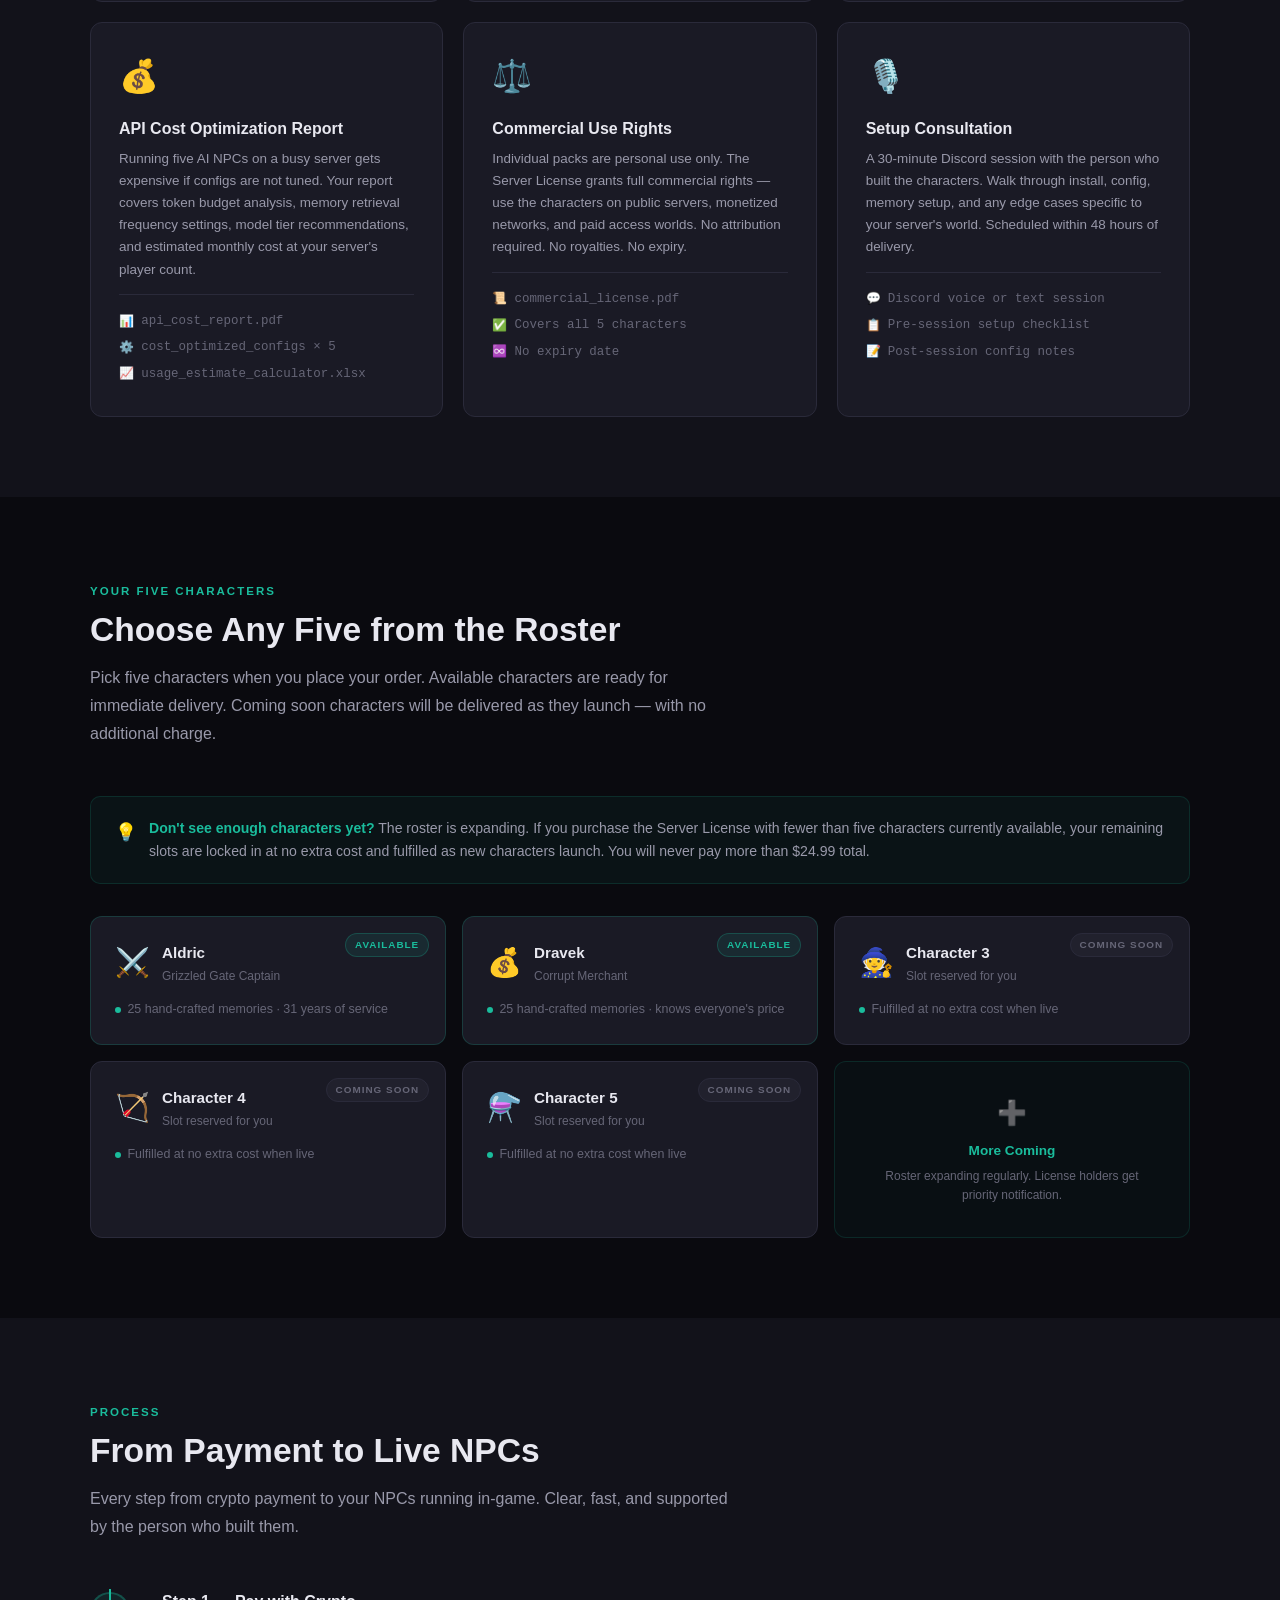
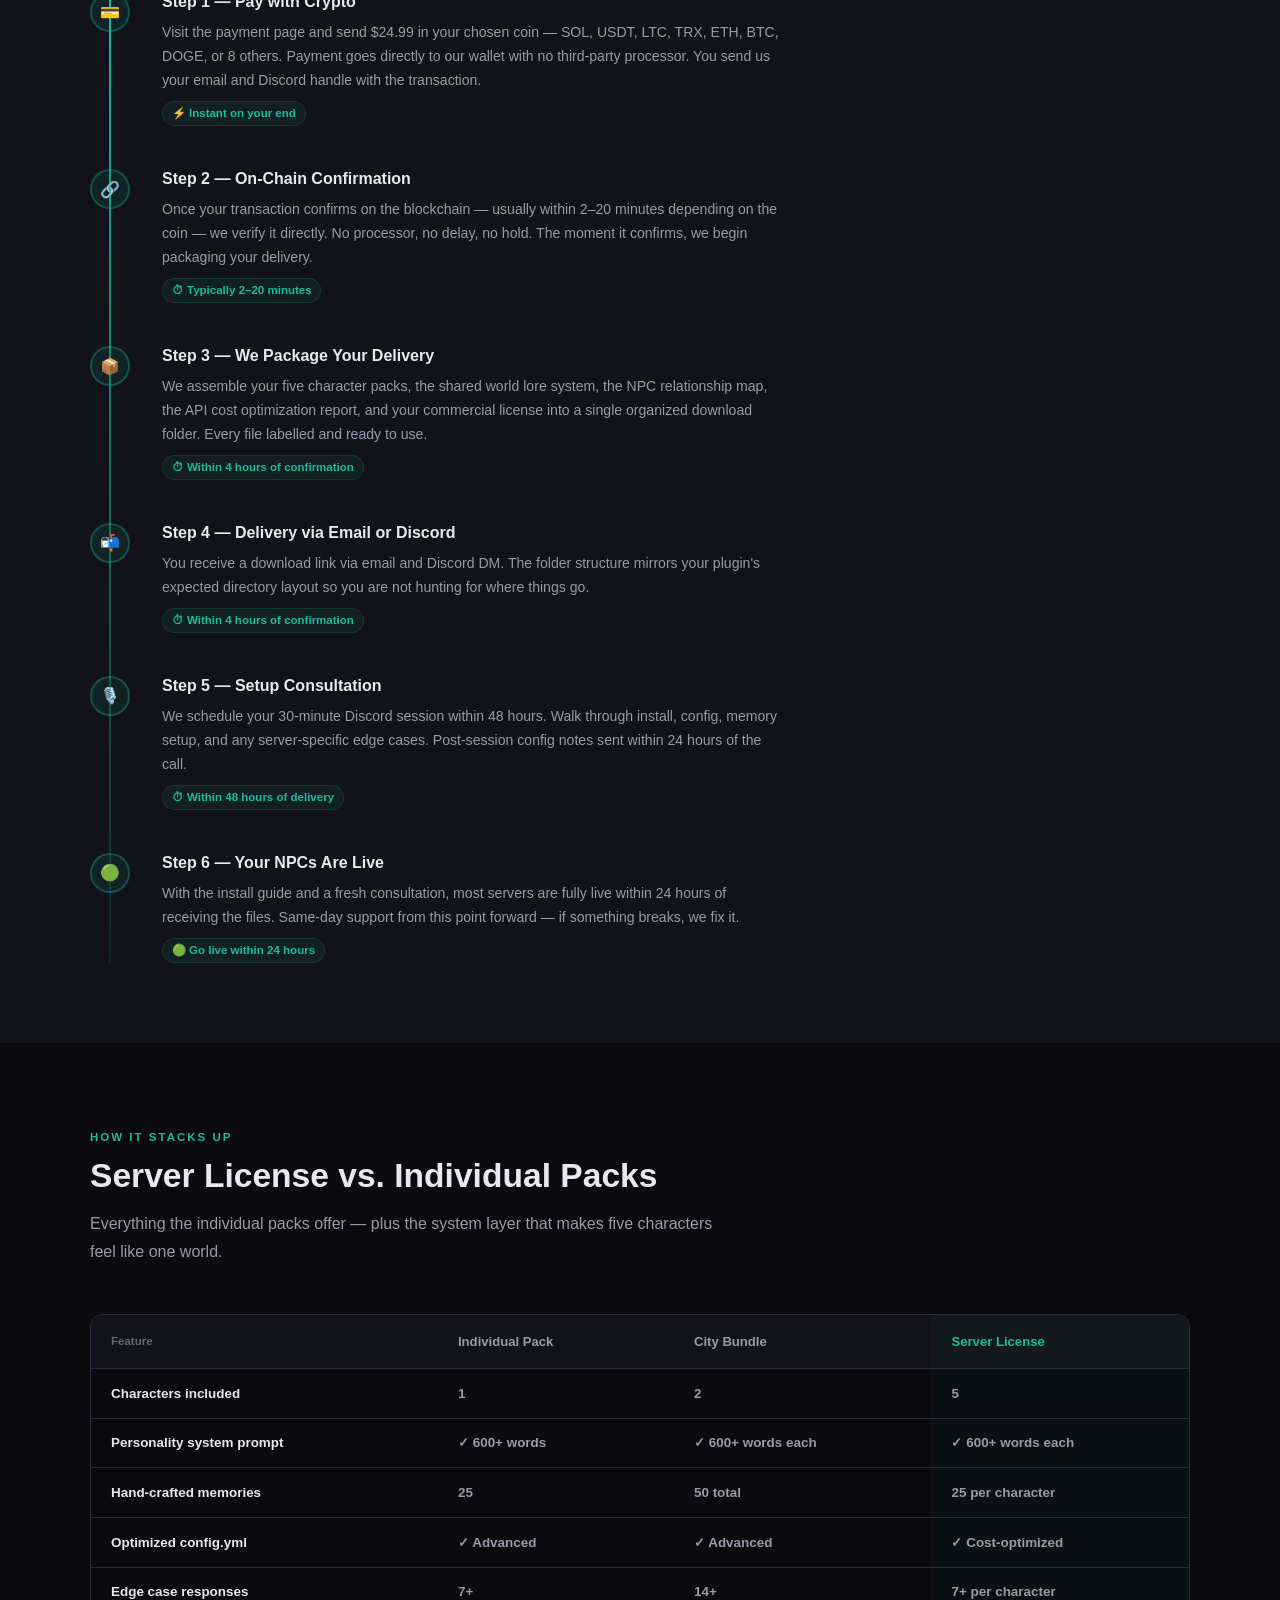
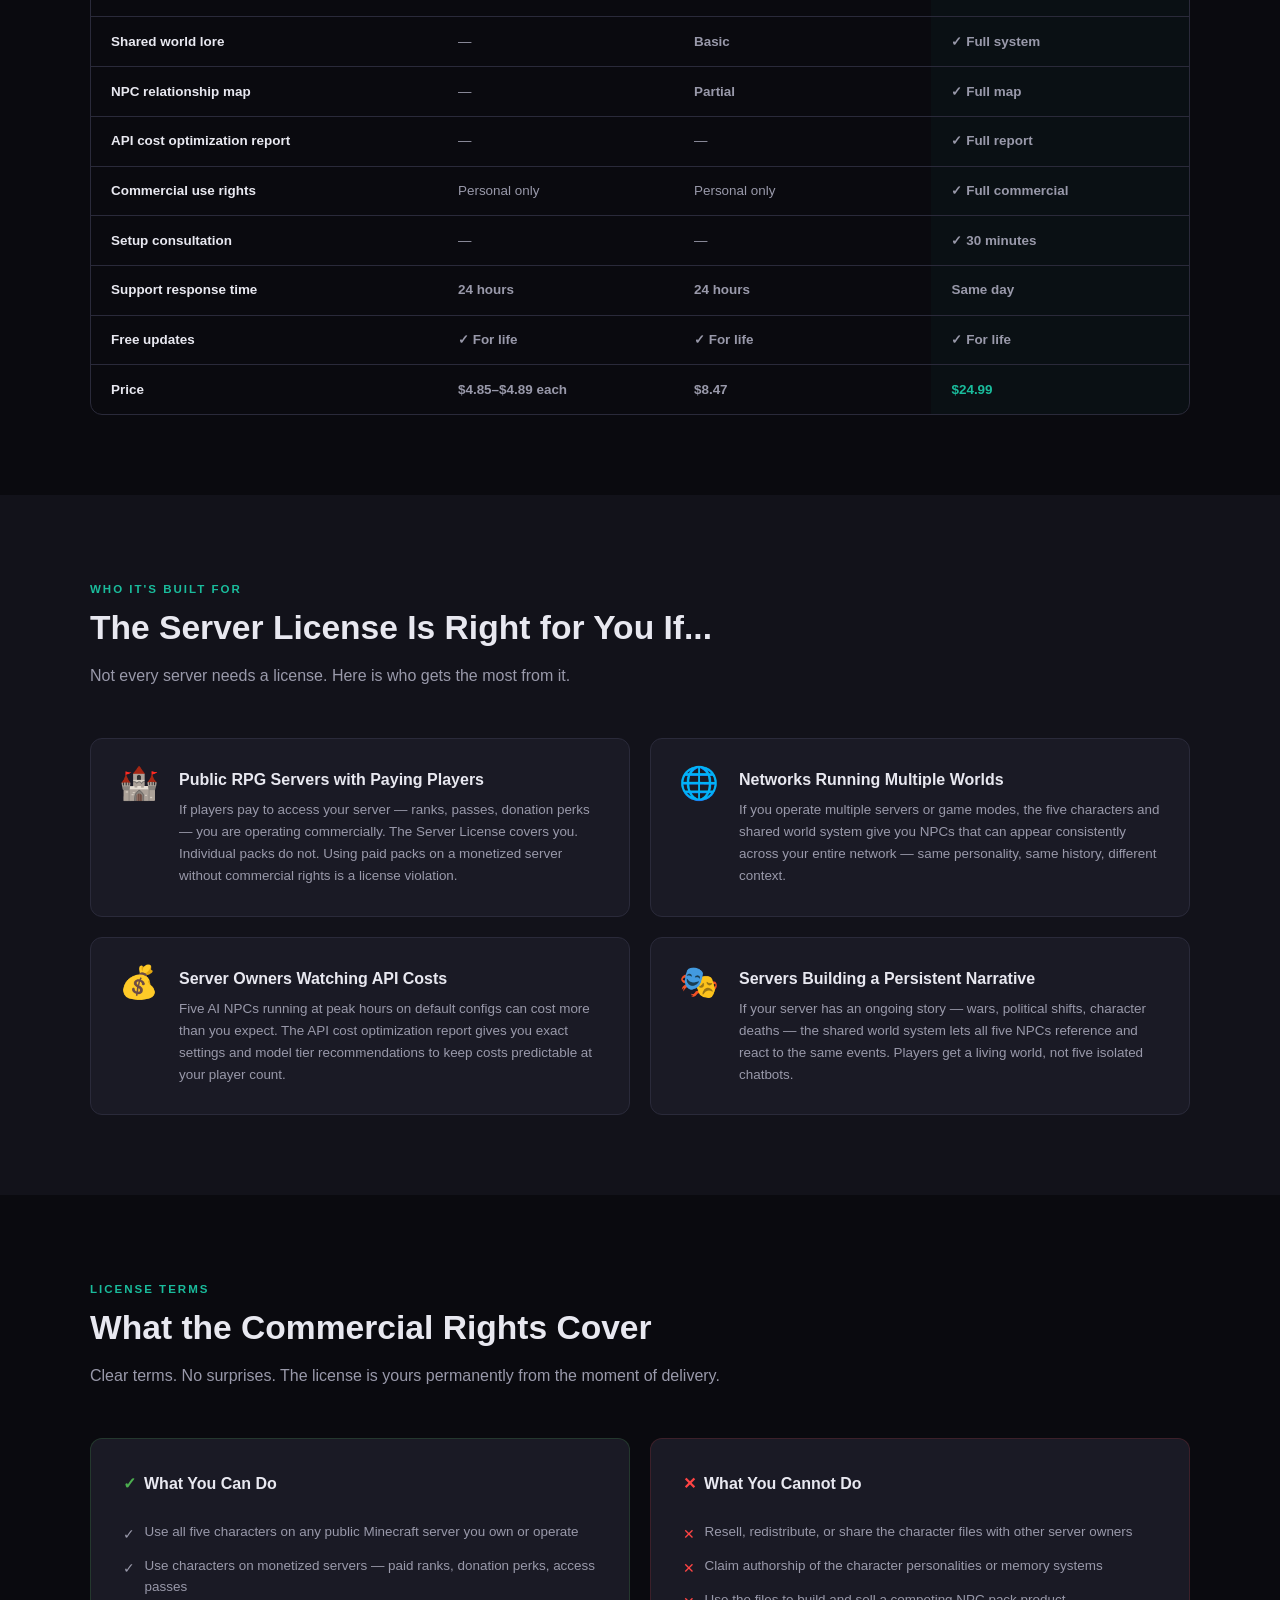
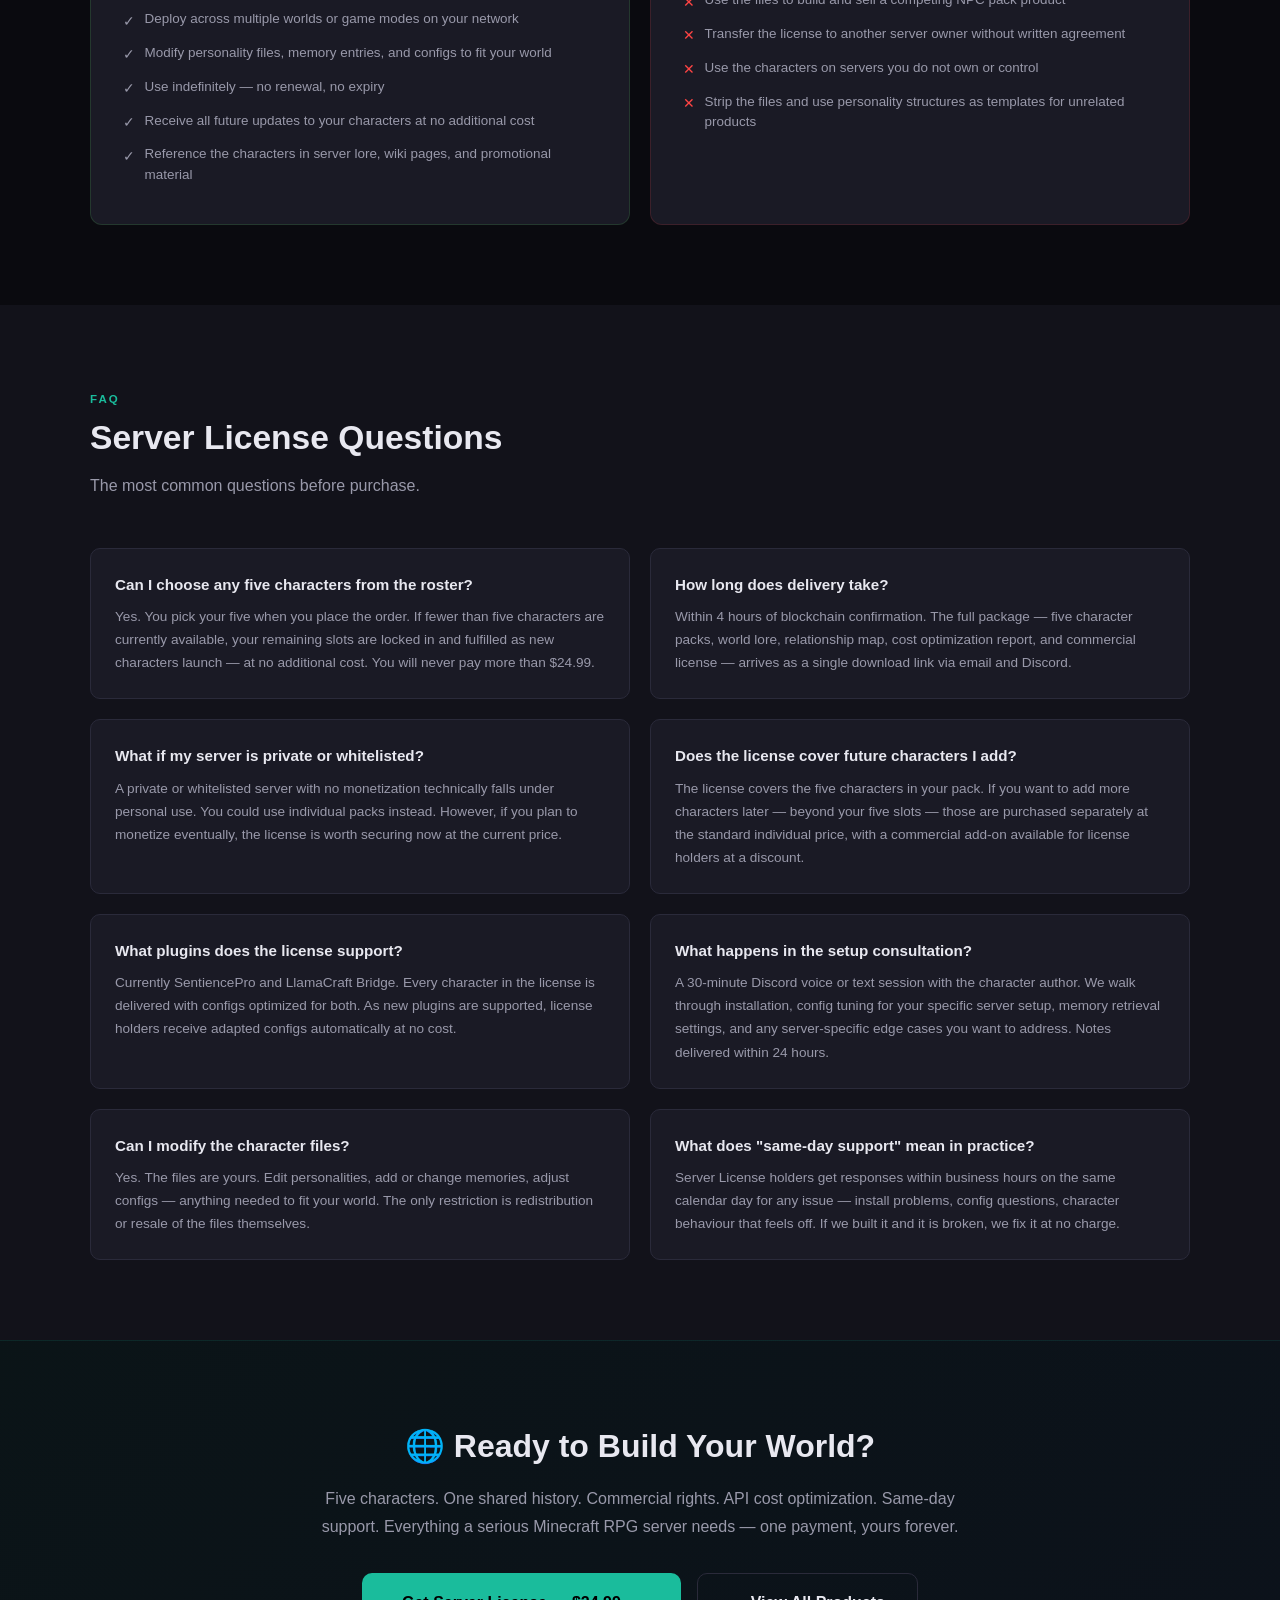
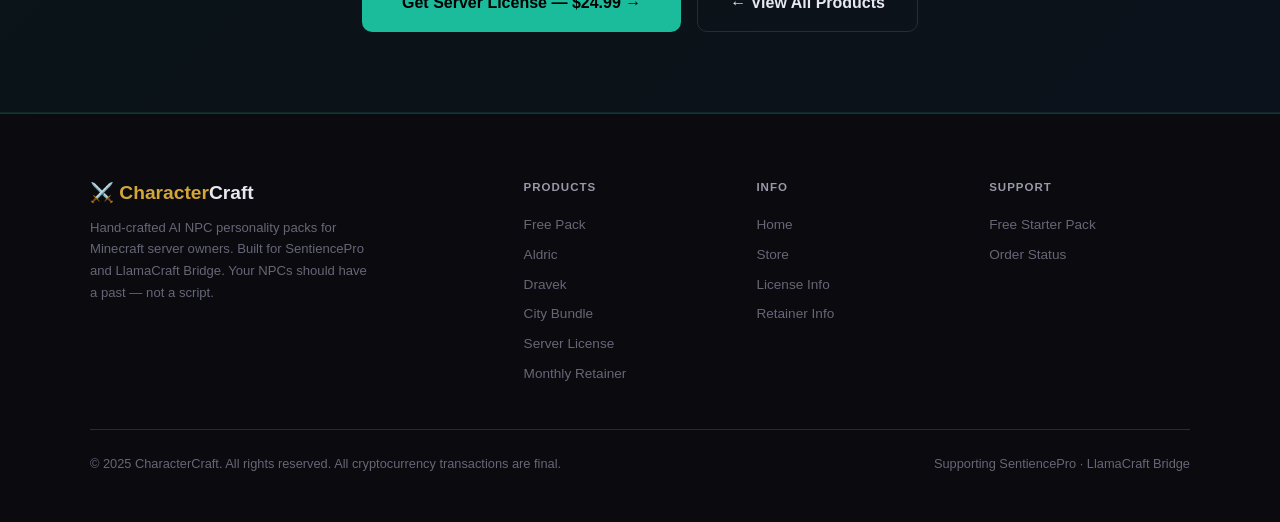
<file: license.html>
<!DOCTYPE html>
<html lang="en">
<head>
    <meta charset="UTF-8">
    <meta name="viewport" content="width=device-width, initial-scale=1.0">
    <title>Server License — CharacterCraft AI NPC Packs</title>
    <meta name="description" content="The CharacterCraft Server License. 5 full AI NPC character packs, complete world lore system, NPC relationship map, API cost optimization, and commercial use rights. One-time crypto payment.">
    <meta property="og:title" content="Server License — CharacterCraft AI NPC Packs">
    <meta property="og:description" content="Five characters. One world. Commercial rights. Everything a serious Minecraft RPG server needs to run AI NPCs at scale.">
    <meta property="og:type" content="website">
    <meta property="og:url" content="https://shakskin.github.io/CharacterCraft/license.html">
    <link rel="canonical" href="https://shakskin.github.io/CharacterCraft/license.html">
    <base href="https://shakskin.github.io/CharacterCraft/">
    <style>
        :root {
            --gold:          #D4A537;
            --gold-light:    #F2D06B;
            --bg-primary:    #0A0A0F;
            --bg-secondary:  #12121A;
            --bg-card:       #1A1A25;
            --bg-hover:      #222233;
            --text-primary:  #E8E8F0;
            --text-secondary:#9999AA;
            --text-muted:    #666677;
            --border:        #2A2A3A;
            --green:         #4CAF50;
            --urgent-red:    #FF4444;
            --purple:        #9B59B6;
            --teal:          #1ABC9C;
            --amber:         #F39C12;
            --blue:          #3498DB;
        }

        *, *::before, *::after { margin: 0; padding: 0; box-sizing: border-box; }
        html { scroll-behavior: smooth; }

        body {
            font-family:  'Segoe UI', -apple-system, BlinkMacSystemFont, sans-serif;
            background:   var(--bg-primary);
            color:        var(--text-primary);
            line-height:  1.6;
            overflow-x:   hidden;
        }

        /* ── NAV ── */
        nav {
            position:        sticky;
            top:             0;
            z-index:         1000;
            background:      rgba(10,10,15,0.97);
            backdrop-filter: blur(12px);
            border-bottom:   1px solid var(--border);
            padding:         0 2rem;
        }

        .nav-inner {
            max-width:       1200px;
            margin:          0 auto;
            display:         flex;
            justify-content: space-between;
            align-items:     center;
            height:          64px;
        }

        .nav-logo {
            font-size:       1.25rem;
            font-weight:     700;
            color:           var(--gold);
            text-decoration: none;
            letter-spacing:  -0.3px;
        }

        .nav-logo span { color: var(--text-primary); }

        .nav-links {
            display:     flex;
            gap:         2rem;
            list-style:  none;
            align-items: center;
        }

        .nav-links a {
            color:           var(--text-secondary);
            text-decoration: none;
            font-size:       0.9rem;
            font-weight:     500;
            transition:      color 0.2s;
        }

        .nav-links a:hover,
        .nav-links a.active { color: var(--gold); }

        .nav-links .nav-cta {
            background:    var(--gold);
            color:         #000;
            padding:       0.5rem 1.25rem;
            border-radius: 6px;
            font-weight:   700;
            transition:    background 0.2s;
        }

        .nav-links .nav-cta:hover { background: var(--gold-light); color: #000; }

        .nav-toggle {
            display:    none;
            background: none;
            border:     none;
            color:      var(--text-primary);
            font-size:  1.5rem;
            cursor:     pointer;
        }

        /* ── HERO ── */
        .hero {
            padding:         6rem 2rem 4rem;
            text-align:      center;
            position:        relative;
            overflow:        hidden;
        }

        .hero::before {
            content:        '';
            position:       absolute;
            inset:          0;
            background:     radial-gradient(ellipse at 50% 0%,
                                rgba(26,188,156,0.09) 0%,
                                transparent 65%);
            pointer-events: none;
        }

        .hero::after {
            content:        '';
            position:       absolute;
            bottom:         0;
            left:           0;
            right:          0;
            height:         160px;
            background:     linear-gradient(transparent, var(--bg-primary));
            pointer-events: none;
        }

        .hero-inner {
            max-width: 800px;
            margin:    0 auto;
            position:  relative;
            z-index:   1;
        }

        .hero-eyebrow {
            display:        inline-flex;
            align-items:    center;
            gap:            0.5rem;
            background:     rgba(26,188,156,0.08);
            border:         1px solid rgba(26,188,156,0.2);
            color:          var(--teal);
            font-size:      0.75rem;
            font-weight:    700;
            letter-spacing: 1.5px;
            text-transform: uppercase;
            padding:        0.35rem 1rem;
            border-radius:  50px;
            margin-bottom:  1.5rem;
        }

        .hero h1 {
            font-size:     clamp(2.25rem, 5.5vw, 3.5rem);
            font-weight:   800;
            line-height:   1.1;
            margin-bottom: 1.25rem;
            letter-spacing:-0.75px;
        }

        .hero h1 .teal { color: var(--teal); }

        .hero-sub {
            font-size:     1.05rem;
            color:         var(--text-secondary);
            max-width:     620px;
            margin:        0 auto 2.5rem;
            line-height:   1.8;
        }

        /* Price callout in hero */
        .hero-price-block {
            display:         inline-flex;
            align-items:     center;
            gap:             1.25rem;
            background:      rgba(26,188,156,0.06);
            border:          1px solid rgba(26,188,156,0.2);
            border-radius:   14px;
            padding:         1.25rem 2rem;
            margin-bottom:   2rem;
            flex-wrap:       wrap;
            justify-content: center;
        }

        .hero-price {
            font-size:   2.5rem;
            font-weight: 800;
            color:       var(--teal);
            line-height: 1;
        }

        .hero-price-detail {
            text-align: left;
        }

        .hero-price-detail .orig {
            font-size:       0.82rem;
            color:           var(--text-muted);
            text-decoration: line-through;
            display:         block;
        }

        .hero-price-detail .save {
            font-size:    0.8rem;
            font-weight:  700;
            color:        var(--urgent-red);
            background:   rgba(255,68,68,0.08);
            border:       1px solid rgba(255,68,68,0.15);
            padding:      0.15rem 0.5rem;
            border-radius:50px;
            display:      inline-block;
        }

        .hero-price-detail .note {
            font-size:  0.78rem;
            color:      var(--text-muted);
            display:    block;
            margin-top: 0.25rem;
        }

        .hero-actions {
            display:         flex;
            gap:             1rem;
            justify-content: center;
            flex-wrap:       wrap;
            margin-bottom:   2rem;
        }

        .btn-primary {
            display:         inline-flex;
            align-items:     center;
            gap:             0.5rem;
            padding:         1rem 2.5rem;
            background:      var(--teal);
            color:           #000;
            border-radius:   10px;
            font-size:       1rem;
            font-weight:     700;
            text-decoration: none;
            transition:      all 0.2s;
        }

        .btn-primary:hover {
            filter:    brightness(1.1);
            transform: translateY(-2px);
            box-shadow:0 8px 30px rgba(26,188,156,0.3);
        }

        .btn-secondary {
            display:         inline-flex;
            align-items:     center;
            gap:             0.5rem;
            padding:         1rem 2rem;
            background:      transparent;
            color:           var(--text-primary);
            border:          1px solid var(--border);
            border-radius:   10px;
            font-size:       1rem;
            font-weight:     600;
            text-decoration: none;
            transition:      all 0.2s;
        }

        .btn-secondary:hover {
            border-color: var(--teal);
            color:        var(--teal);
            transform:    translateY(-2px);
        }

        /* delivery badges */
        .hero-badges {
            display:         flex;
            align-items:     center;
            justify-content: center;
            gap:             1rem;
            flex-wrap:       wrap;
        }

        .hero-badge {
            display:     flex;
            align-items: center;
            gap:         0.35rem;
            font-size:   0.78rem;
            color:       var(--text-muted);
            font-weight: 600;
        }

        .hero-badge .dot {
            width:        7px;
            height:       7px;
            border-radius:50%;
            background:   var(--teal);
            flex-shrink:  0;
        }

        /* ── SECTIONS ── */
        .section { padding: 5rem 2rem; }

        .section-inner {
            max-width: 1100px;
            margin:    0 auto;
        }

        .section-label {
            display:        inline-block;
            color:          var(--teal);
            font-size:      0.72rem;
            font-weight:    700;
            letter-spacing: 2px;
            text-transform: uppercase;
            margin-bottom:  0.6rem;
        }

        .section-title {
            font-size:     clamp(1.5rem, 3vw, 2.1rem);
            font-weight:   700;
            margin-bottom: 0.85rem;
            line-height:   1.2;
        }

        .section-desc {
            color:         var(--text-secondary);
            font-size:     1rem;
            max-width:     640px;
            margin-bottom: 3rem;
            line-height:   1.75;
        }

        /* ── WHAT YOU GET ── */
        .whats-in-section { background: var(--bg-secondary); }

        .delivery-grid {
            display:               grid;
            grid-template-columns: repeat(3, 1fr);
            gap:                   1.25rem;
        }

        .delivery-card {
            background:    var(--bg-card);
            border:        1px solid var(--border);
            border-radius: 12px;
            padding:       1.75rem;
            transition:    border-color 0.2s, transform 0.2s;
        }

        .delivery-card:hover {
            border-color: rgba(26,188,156,0.25);
            transform:    translateY(-3px);
        }

        .delivery-icon {
            font-size:     2rem;
            margin-bottom: 0.85rem;
            display:       block;
        }

        .delivery-card h3 {
            font-size:     1rem;
            font-weight:   700;
            margin-bottom: 0.4rem;
            color:         var(--text-primary);
        }

        .delivery-card p {
            font-size:   0.84rem;
            color:       var(--text-secondary);
            line-height: 1.65;
        }

        .delivery-files {
            margin-top:  0.85rem;
            padding-top: 0.85rem;
            border-top:  1px solid var(--border);
        }

        .delivery-file {
            display:     flex;
            align-items: center;
            gap:         0.45rem;
            font-size:   0.78rem;
            color:       var(--text-muted);
            padding:     0.2rem 0;
            font-family: 'Courier New', monospace;
        }

        .delivery-file-icon { font-size: 0.75rem; }

        /* ── CHARACTER SELECTION ── */
        .chars-section { background: var(--bg-primary); }

        .chars-note {
            background:    rgba(26,188,156,0.05);
            border:        1px solid rgba(26,188,156,0.15);
            border-radius: 10px;
            padding:       1.25rem 1.5rem;
            margin-bottom: 2rem;
            display:       flex;
            align-items:   flex-start;
            gap:           0.75rem;
        }

        .chars-note-icon { font-size: 1.1rem; flex-shrink: 0; margin-top: 0.1rem; }

        .chars-note p {
            font-size:   0.88rem;
            color:       var(--text-secondary);
            line-height: 1.65;
        }

        .chars-note strong { color: var(--teal); }

        .chars-grid {
            display:               grid;
            grid-template-columns: repeat(3, 1fr);
            gap:                   1rem;
        }

        .char-card {
            background:    var(--bg-card);
            border:        1px solid var(--border);
            border-radius: 12px;
            padding:       1.5rem;
            transition:    border-color 0.2s;
            position:      relative;
        }

        .char-card.available { border-color: rgba(26,188,156,0.2); }
        .char-card.coming    { opacity: 0.55; }

        .char-card-header {
            display:       flex;
            align-items:   center;
            gap:           0.75rem;
            margin-bottom: 0.85rem;
        }

        .char-emoji { font-size: 1.75rem; }

        .char-name {
            font-size:   0.95rem;
            font-weight: 700;
        }

        .char-role {
            font-size:  0.75rem;
            color:      var(--text-muted);
            margin-top: 0.1rem;
        }

        .char-status {
            position:    absolute;
            top:         1rem;
            right:       1rem;
            font-size:   0.62rem;
            font-weight: 700;
            letter-spacing:1px;
            text-transform:uppercase;
            padding:     0.18rem 0.55rem;
            border-radius:50px;
        }

        .status-live {
            background:   rgba(26,188,156,0.1);
            color:        var(--teal);
            border:       1px solid rgba(26,188,156,0.25);
        }

        .status-soon {
            background:   rgba(102,102,119,0.1);
            color:        var(--text-muted);
            border:       1px solid var(--border);
        }

        .char-memories {
            display:     flex;
            align-items: center;
            gap:         0.4rem;
            font-size:   0.78rem;
            color:       var(--text-muted);
        }

        .char-mem-dot {
            width:        6px;
            height:       6px;
            border-radius:50%;
            background:   var(--teal);
        }

        /* ── HOW IT WORKS ── */
        .how-section { background: var(--bg-secondary); }

        .timeline {
            position:       relative;
            padding-left:   2rem;
        }

        .timeline::before {
            content:    '';
            position:   absolute;
            left:       19px;
            top:        0;
            bottom:     0;
            width:      2px;
            background: linear-gradient(to bottom,
                            var(--teal),
                            rgba(26,188,156,0.1));
        }

        .timeline-item {
            position:      relative;
            padding:       0 0 2.5rem 2.5rem;
        }

        .timeline-item:last-child { padding-bottom: 0; }

        .timeline-dot {
            position:        absolute;
            left:            -2rem;
            top:             0.2rem;
            width:           40px;
            height:          40px;
            border-radius:   50%;
            background:      rgba(26,188,156,0.1);
            border:          2px solid rgba(26,188,156,0.3);
            display:         flex;
            align-items:     center;
            justify-content: center;
            font-size:       1rem;
            z-index:         1;
        }

        .timeline-item h3 {
            font-size:     1rem;
            font-weight:   700;
            margin-bottom: 0.4rem;
            color:         var(--text-primary);
        }

        .timeline-item p {
            font-size:   0.88rem;
            color:       var(--text-secondary);
            line-height: 1.7;
            max-width:   620px;
        }

        .timeline-time {
            display:       inline-flex;
            align-items:   center;
            gap:           0.3rem;
            font-size:     0.72rem;
            font-weight:   700;
            color:         var(--teal);
            background:    rgba(26,188,156,0.08);
            border:        1px solid rgba(26,188,156,0.15);
            padding:       0.15rem 0.55rem;
            border-radius: 50px;
            margin-top:    0.5rem;
        }

        /* ── COMPARISON TABLE ── */
        .compare-section { background: var(--bg-primary); }

        .compare-table-wrap {
            overflow-x:    auto;
            border-radius: 12px;
            border:        1px solid var(--border);
        }

        table.compare {
            width:           100%;
            border-collapse: collapse;
            min-width:       680px;
        }

        table.compare thead tr {
            background:    var(--bg-secondary);
            border-bottom: 1px solid var(--border);
        }

        table.compare thead th {
            padding:    1rem 1.25rem;
            font-size:  0.82rem;
            font-weight:700;
            text-align: left;
            color:      var(--text-secondary);
        }

        table.compare thead th.col-feature {
            color:     var(--text-muted);
            font-size: 0.72rem;
        }

        table.compare thead th.col-hl {
            color:      var(--teal);
            background: rgba(26,188,156,0.04);
        }

        table.compare tbody tr {
            border-bottom: 1px solid var(--border);
            transition:    background 0.15s;
        }

        table.compare tbody tr:last-child { border-bottom: none; }
        table.compare tbody tr:hover { background: var(--bg-hover); }

        table.compare tbody td {
            padding:    0.85rem 1.25rem;
            font-size:  0.84rem;
            color:      var(--text-secondary);
        }

        table.compare tbody td:first-child {
            color:      var(--text-primary);
            font-weight:600;
        }

        table.compare tbody td.col-hl { background: rgba(26,188,156,0.03); }

        .cmp-yes  { color: var(--green); font-weight: 700; }
        .cmp-no   { color: var(--text-muted); }
        .cmp-part { color: var(--amber); font-weight: 600; }
        .cmp-val  { color: var(--text-primary); font-weight: 600; }

        /* ── USE CASES ── */
        .use-section { background: var(--bg-secondary); }

        .use-grid {
            display:               grid;
            grid-template-columns: repeat(2, 1fr);
            gap:                   1.25rem;
        }

        .use-card {
            background:    var(--bg-card);
            border:        1px solid var(--border);
            border-radius: 12px;
            padding:       1.75rem;
            display:       flex;
            gap:           1.25rem;
            align-items:   flex-start;
            transition:    border-color 0.2s;
        }

        .use-card:hover { border-color: rgba(26,188,156,0.2); }

        .use-icon {
            font-size:  2rem;
            flex-shrink:0;
            line-height:1;
        }

        .use-card h3 {
            font-size:     1rem;
            font-weight:   700;
            margin-bottom: 0.4rem;
        }

        .use-card p {
            font-size:   0.84rem;
            color:       var(--text-secondary);
            line-height: 1.65;
        }

        /* ── RIGHTS SECTION ── */
        .rights-section { background: var(--bg-primary); }

        .rights-grid {
            display:               grid;
            grid-template-columns: 1fr 1fr;
            gap:                   1.25rem;
        }

        .rights-col {
            background:    var(--bg-card);
            border:        1px solid var(--border);
            border-radius: 12px;
            padding:       2rem;
        }

        .rights-col.allowed { border-color: rgba(76,175,80,0.2); }
        .rights-col.not-allowed { border-color: rgba(255,68,68,0.15); }

        .rights-col h3 {
            font-size:     1rem;
            font-weight:   700;
            margin-bottom: 1.25rem;
            display:       flex;
            align-items:   center;
            gap:           0.5rem;
        }

        .rights-list { list-style: none; }

        .rights-list li {
            display:     flex;
            align-items: flex-start;
            gap:         0.6rem;
            font-size:   0.84rem;
            color:       var(--text-secondary);
            padding:     0.35rem 0;
            line-height: 1.55;
        }

        .rights-list li .ri {
            font-size:   0.85rem;
            flex-shrink: 0;
            margin-top:  0.1rem;
        }

        /* ── FAQ ── */
        .faq-section { background: var(--bg-secondary); }

        .faq-grid {
            display:               grid;
            grid-template-columns: 1fr 1fr;
            gap:                   1.25rem;
        }

        .faq-item {
            background:    var(--bg-card);
            border:        1px solid var(--border);
            border-radius: 10px;
            padding:       1.5rem;
            transition:    border-color 0.2s;
        }

        .faq-item:hover { border-color: rgba(26,188,156,0.2); }

        .faq-item h4 {
            font-size:     0.95rem;
            font-weight:   700;
            margin-bottom: 0.5rem;
        }

        .faq-item p {
            font-size:   0.85rem;
            color:       var(--text-secondary);
            line-height: 1.7;
        }

        /* ── CTA STRIP ── */
        .cta-strip {
            padding:    5rem 2rem;
            text-align: center;
            background: linear-gradient(135deg,
                            rgba(26,188,156,0.06) 0%,
                            rgba(52,152,219,0.06) 100%);
            border-top:    1px solid rgba(26,188,156,0.12);
            border-bottom: 1px solid rgba(26,188,156,0.12);
        }

        .cta-strip-inner { max-width: 680px; margin: 0 auto; }

        .cta-strip h2 {
            font-size:     clamp(1.5rem, 3vw, 2rem);
            font-weight:   800;
            margin-bottom: 0.75rem;
        }

        .cta-strip p {
            color:         var(--text-secondary);
            font-size:     1rem;
            margin-bottom: 2rem;
            line-height:   1.75;
        }

        .cta-strip-actions {
            display:         flex;
            gap:             1rem;
            justify-content: center;
            flex-wrap:       wrap;
        }

        /* ── FOOTER ── */
        footer {
            padding:    4rem 2rem 3rem;
            border-top: 1px solid var(--border);
        }

        .footer-inner { max-width: 1100px; margin: 0 auto; }

        .footer-grid {
            display:               grid;
            grid-template-columns: 2fr 1fr 1fr 1fr;
            gap:                   2rem;
            margin-bottom:         2.5rem;
        }

        .footer-logo {
            font-size:       1.2rem;
            font-weight:     700;
            color:           var(--gold);
            text-decoration: none;
            display:         block;
            margin-bottom:   0.5rem;
        }

        .footer-logo span { color: var(--text-primary); }

        .footer-brand p {
            font-size:   0.82rem;
            color:       var(--text-muted);
            line-height: 1.65;
            max-width:   280px;
        }

        .footer-col h4 {
            font-size:      0.72rem;
            font-weight:    700;
            letter-spacing: 1px;
            text-transform: uppercase;
            color:          var(--text-secondary);
            margin-bottom:  0.85rem;
        }

        .footer-col a {
            display:         block;
            color:           var(--text-muted);
            text-decoration: none;
            font-size:       0.85rem;
            padding:         0.25rem 0;
            transition:      color 0.2s;
        }

        .footer-col a:hover { color: var(--gold); }

        .footer-bottom {
            border-top:      1px solid var(--border);
            padding-top:     1.5rem;
            display:         flex;
            justify-content: space-between;
            align-items:     center;
            flex-wrap:       wrap;
            gap:             0.75rem;
        }

        .footer-copy {
            color:     var(--text-muted);
            font-size: 0.8rem;
        }

        /* ── ANIMATIONS ── */
        @keyframes fadeUp {
            from { opacity: 0; transform: translateY(16px); }
            to   { opacity: 1; transform: translateY(0); }
        }

        .anim { animation: fadeUp 0.6s ease both; }
        .anim-1 { animation-delay: 0.1s; }
        .anim-2 { animation-delay: 0.2s; }
        .anim-3 { animation-delay: 0.3s; }
        .anim-4 { animation-delay: 0.4s; }

        /* ── RESPONSIVE ── */
        @media (max-width: 1000px) {
            .delivery-grid { grid-template-columns: 1fr 1fr; }
            .chars-grid    { grid-template-columns: 1fr 1fr; }
            .use-grid      { grid-template-columns: 1fr; }
            .rights-grid   { grid-template-columns: 1fr; }
            .footer-grid   { grid-template-columns: 1fr 1fr; }
        }

        @media (max-width: 650px) {
            .nav-links {
                display:        none;
                position:       absolute;
                top:            64px;
                left:           0;
                right:          0;
                background:     rgba(10,10,15,0.98);
                flex-direction: column;
                padding:        1.5rem 2rem;
                gap:            1rem;
                border-bottom:  1px solid var(--border);
            }

            .nav-links.open { display: flex; }
            .nav-toggle     { display: block; }

            .delivery-grid { grid-template-columns: 1fr; }
            .chars-grid    { grid-template-columns: 1fr; }
            .faq-grid      { grid-template-columns: 1fr; }
            .footer-grid   { grid-template-columns: 1fr; }
            .footer-bottom { flex-direction: column; text-align: center; }
            .hero-actions  { flex-direction: column; align-items: center; }
            .cta-strip-actions { flex-direction: column; align-items: center; }
            .hero-price-block  { flex-direction: column; align-items: center; text-align: center; }
        }
    </style>
</head>
<body>

<!-- ── NAV ── -->
<nav>
    <div class="nav-inner">
        <a href="index.html" class="nav-logo">⚔️ Character<span>Craft</span></a>
        <button class="nav-toggle"
                onclick="document.querySelector('.nav-links').classList.toggle('open')"
                aria-label="Menu">☰</button>
        <ul class="nav-links">
            <li><a href="index.html">Home</a></li>
            <li><a href="store.html">Store</a></li>
            <li><a href="license.html" class="active">Server License</a></li>
            <li><a href="retainer.html">Retainer</a></li>
            <li><a href="free.html">Free Pack</a></li>
            <li><a href="free.html" class="nav-cta">Get Free Pack</a></li>
        </ul>
    </div>
</nav>

<!-- ── HERO ── -->
<section class="hero">
    <div class="hero-inner">

        <div class="hero-eyebrow anim">
            🌐 Server License
        </div>

        <h1 class="anim anim-1">
            Five Characters.<br>
            <span class="teal">One World. Commercial Rights.</span>
        </h1>

        <p class="hero-sub anim anim-2">
            The Server License is built for Minecraft RPG servers that are
            serious about player experience. Five complete character packs,
            a shared world lore system, NPC relationship mapping,
            API cost optimization, and full commercial use rights.
            One payment. Yours forever.
        </p>

        <div class="hero-price-block anim anim-3">
            <span class="hero-price">$24.99</span>
            <div class="hero-price-detail">
                <span class="orig">Regular price $34.99</span>
                <span class="save">Save 28% — Launch Pricing</span>
                <span class="note">One-time crypto payment · No subscription</span>
            </div>
        </div>

        <div class="hero-actions anim anim-4">
            <a href="pay-server-license.html" class="btn-primary">
                🌐 Get Server License →
            </a>
            <a href="store.html" class="btn-secondary">
                ← Compare All Products
            </a>
        </div>

        <div class="hero-badges anim anim-4">
            <div class="hero-badge">
                <span class="dot"></span> 5 full character packs
            </div>
            <div class="hero-badge">
                <span class="dot"></span> Commercial use rights
            </div>
            <div class="hero-badge">
                <span class="dot"></span> Delivered within 4 hours
            </div>
            <div class="hero-badge">
                <span class="dot"></span> Same-day support
            </div>
        </div>

    </div>
</section>

<!-- ── WHAT YOU GET ── -->
<section class="section whats-in-section">
    <div class="section-inner">
        <div class="section-label">Everything Included</div>
        <h2 class="section-title">What the Server License Delivers</h2>
        <p class="section-desc">
            Every file you need to run five AI NPCs on a production server —
            from character personality to world lore to API cost management.
            Nothing left to figure out.
        </p>

        <div class="delivery-grid">

            <div class="delivery-card">
                <span class="delivery-icon">⚔️</span>
                <h3>Five Complete Character Packs</h3>
                <p>
                    Your choice of five characters from the current roster.
                    Every pack includes the full personality system prompt,
                    memory bank, optimized config, edge case responses,
                    and installation guide — identical to buying each
                    individually.
                </p>
                <div class="delivery-files">
                    <div class="delivery-file">
                        <span class="delivery-file-icon">📄</span>
                        personality_[name].txt × 5
                    </div>
                    <div class="delivery-file">
                        <span class="delivery-file-icon">🧠</span>
                        memories_[name].json × 5
                    </div>
                    <div class="delivery-file">
                        <span class="delivery-file-icon">⚙️</span>
                        config_[name].yml × 5
                    </div>
                    <div class="delivery-file">
                        <span class="delivery-file-icon">🛡️</span>
                        edge_cases_[name].txt × 5
                    </div>
                    <div class="delivery-file">
                        <span class="delivery-file-icon">📋</span>
                        install_guide_[name].pdf × 5
                    </div>
                </div>
            </div>

            <div class="delivery-card">
                <span class="delivery-icon">🌍</span>
                <h3>Complete World Lore System</h3>
                <p>
                    A master lore document that all five characters share.
                    Every character references the same history, the same
                    factions, the same pivotal events — from their own
                    angle. No contradictions. No isolation between NPCs.
                </p>
                <div class="delivery-files">
                    <div class="delivery-file">
                        <span class="delivery-file-icon">📖</span>
                        world_lore_master.pdf
                    </div>
                    <div class="delivery-file">
                        <span class="delivery-file-icon">📅</span>
                        world_timeline.pdf
                    </div>
                    <div class="delivery-file">
                        <span class="delivery-file-icon">🏛️</span>
                        factions_and_powers.pdf
                    </div>
                    <div class="delivery-file">
                        <span class="delivery-file-icon">🗺️</span>
                        location_reference.pdf
                    </div>
                </div>
            </div>

            <div class="delivery-card">
                <span class="delivery-icon">🔗</span>
                <h3>NPC Relationship Map</h3>
                <p>
                    A full relationship document showing how every character
                    in your pack knows — or knows of — every other character.
                    Debts, grudges, alliances, and history. Players asking
                    one NPC about another get a real, specific answer.
                </p>
                <div class="delivery-files">
                    <div class="delivery-file">
                        <span class="delivery-file-icon">🗺️</span>
                        npc_relationship_map.pdf
                    </div>
                    <div class="delivery-file">
                        <span class="delivery-file-icon">🔗</span>
                        cross_reference_memories.json
                    </div>
                    <div class="delivery-file">
                        <span class="delivery-file-icon">📝</span>
                        inter_npc_dialogue_notes.txt
                    </div>
                </div>
            </div>

            <div class="delivery-card">
                <span class="delivery-icon">💰</span>
                <h3>API Cost Optimization Report</h3>
                <p>
                    Running five AI NPCs on a busy server gets expensive
                    if configs are not tuned. Your report covers token
                    budget analysis, memory retrieval frequency settings,
                    model tier recommendations, and estimated monthly cost
                    at your server's player count.
                </p>
                <div class="delivery-files">
                    <div class="delivery-file">
                        <span class="delivery-file-icon">📊</span>
                        api_cost_report.pdf
                    </div>
                    <div class="delivery-file">
                        <span class="delivery-file-icon">⚙️</span>
                        cost_optimized_configs × 5
                    </div>
                    <div class="delivery-file">
                        <span class="delivery-file-icon">📈</span>
                        usage_estimate_calculator.xlsx
                    </div>
                </div>
            </div>

            <div class="delivery-card">
                <span class="delivery-icon">⚖️</span>
                <h3>Commercial Use Rights</h3>
                <p>
                    Individual packs are personal use only. The Server
                    License grants full commercial rights — use the
                    characters on public servers, monetized networks,
                    and paid access worlds. No attribution required.
                    No royalties. No expiry.
                </p>
                <div class="delivery-files">
                    <div class="delivery-file">
                        <span class="delivery-file-icon">📜</span>
                        commercial_license.pdf
                    </div>
                    <div class="delivery-file">
                        <span class="delivery-file-icon">✅</span>
                        Covers all 5 characters
                    </div>
                    <div class="delivery-file">
                        <span class="delivery-file-icon">♾️</span>
                        No expiry date
                    </div>
                </div>
            </div>

            <div class="delivery-card">
                <span class="delivery-icon">🎙️</span>
                <h3>Setup Consultation</h3>
                <p>
                    A 30-minute Discord session with the person who
                    built the characters. Walk through install, config,
                    memory setup, and any edge cases specific to your
                    server's world. Scheduled within 48 hours of delivery.
                </p>
                <div class="delivery-files">
                    <div class="delivery-file">
                        <span class="delivery-file-icon">💬</span>
                        Discord voice or text session
                    </div>
                    <div class="delivery-file">
                        <span class="delivery-file-icon">📋</span>
                        Pre-session setup checklist
                    </div>
                    <div class="delivery-file">
                        <span class="delivery-file-icon">📝</span>
                        Post-session config notes
                    </div>
                </div>
            </div>

        </div>
    </div>
</section>

<!-- ── CHARACTER SELECTION ── -->
<section class="section chars-section">
    <div class="section-inner">
        <div class="section-label">Your Five Characters</div>
        <h2 class="section-title">Choose Any Five from the Roster</h2>
        <p class="section-desc">
            Pick five characters when you place your order.
            Available characters are ready for immediate delivery.
            Coming soon characters will be delivered as they launch —
            with no additional charge.
        </p>

        <div class="chars-note">
            <span class="chars-note-icon">💡</span>
            <p>
                <strong>Don't see enough characters yet?</strong>
                The roster is expanding. If you purchase the Server License
                with fewer than five characters currently available,
                your remaining slots are locked in at no extra cost
                and fulfilled as new characters launch.
                You will never pay more than $24.99 total.
            </p>
        </div>

        <div class="chars-grid">

            <div class="char-card available">
                <span class="char-status status-live">Available</span>
                <div class="char-card-header">
                    <span class="char-emoji">⚔️</span>
                    <div>
                        <div class="char-name">Aldric</div>
                        <div class="char-role">Grizzled Gate Captain</div>
                    </div>
                </div>
                <div class="char-memories">
                    <span class="char-mem-dot"></span>
                    25 hand-crafted memories · 31 years of service
                </div>
            </div>

            <div class="char-card available">
                <span class="char-status status-live">Available</span>
                <div class="char-card-header">
                    <span class="char-emoji">💰</span>
                    <div>
                        <div class="char-name">Dravek</div>
                        <div class="char-role">Corrupt Merchant</div>
                    </div>
                </div>
                <div class="char-memories">
                    <span class="char-mem-dot"></span>
                    25 hand-crafted memories · knows everyone's price
                </div>
            </div>

            <div class="char-card coming">
                <span class="char-status status-soon">Coming Soon</span>
                <div class="char-card-header">
                    <span class="char-emoji">🧙</span>
                    <div>
                        <div class="char-name">Character 3</div>
                        <div class="char-role">Slot reserved for you</div>
                    </div>
                </div>
                <div class="char-memories">
                    <span class="char-mem-dot"></span>
                    Fulfilled at no extra cost when live
                </div>
            </div>

            <div class="char-card coming">
                <span class="char-status status-soon">Coming Soon</span>
                <div class="char-card-header">
                    <span class="char-emoji">🏹</span>
                    <div>
                        <div class="char-name">Character 4</div>
                        <div class="char-role">Slot reserved for you</div>
                    </div>
                </div>
                <div class="char-memories">
                    <span class="char-mem-dot"></span>
                    Fulfilled at no extra cost when live
                </div>
            </div>

            <div class="char-card coming">
                <span class="char-status status-soon">Coming Soon</span>
                <div class="char-card-header">
                    <span class="char-emoji">⚗️</span>
                    <div>
                        <div class="char-name">Character 5</div>
                        <div class="char-role">Slot reserved for you</div>
                    </div>
                </div>
                <div class="char-memories">
                    <span class="char-mem-dot"></span>
                    Fulfilled at no extra cost when live
                </div>
            </div>

            <div class="char-card"
                 style="background:rgba(26,188,156,0.03);
                        border-color:rgba(26,188,156,0.15);
                        display:flex;align-items:center;
                        justify-content:center;text-align:center;
                        padding:2rem;">
                <div>
                    <div style="font-size:1.5rem;margin-bottom:0.5rem;">➕</div>
                    <div style="font-size:0.85rem;font-weight:700;
                                color:var(--teal);margin-bottom:0.3rem;">
                        More Coming
                    </div>
                    <div style="font-size:0.75rem;color:var(--text-muted);">
                        Roster expanding regularly.
                        License holders get priority notification.
                    </div>
                </div>
            </div>

        </div>
    </div>
</section>

<!-- ── HOW IT WORKS ── -->
<section class="section how-section">
    <div class="section-inner">
        <div class="section-label">Process</div>
        <h2 class="section-title">From Payment to Live NPCs</h2>
        <p class="section-desc">
            Every step from crypto payment to your NPCs running
            in-game. Clear, fast, and supported by the person who built them.
        </p>

        <div class="timeline">

            <div class="timeline-item">
                <div class="timeline-dot">💳</div>
                <h3>Step 1 — Pay with Crypto</h3>
                <p>
                    Visit the payment page and send $24.99 in your chosen
                    coin — SOL, USDT, LTC, TRX, ETH, BTC, DOGE, or 8 others.
                    Payment goes directly to our wallet with no third-party
                    processor. You send us your email and Discord handle
                    with the transaction.
                </p>
                <div class="timeline-time">⚡ Instant on your end</div>
            </div>

            <div class="timeline-item">
                <div class="timeline-dot">🔗</div>
                <h3>Step 2 — On-Chain Confirmation</h3>
                <p>
                    Once your transaction confirms on the blockchain —
                    usually within 2–20 minutes depending on the coin —
                    we verify it directly. No processor, no delay,
                    no hold. The moment it confirms, we begin packaging
                    your delivery.
                </p>
                <div class="timeline-time">⏱ Typically 2–20 minutes</div>
            </div>

            <div class="timeline-item">
                <div class="timeline-dot">📦</div>
                <h3>Step 3 — We Package Your Delivery</h3>
                <p>
                    We assemble your five character packs, the shared
                    world lore system, the NPC relationship map, the API
                    cost optimization report, and your commercial license
                    into a single organized download folder. Every file
                    labelled and ready to use.
                </p>
                <div class="timeline-time">⏱ Within 4 hours of confirmation</div>
            </div>

            <div class="timeline-item">
                <div class="timeline-dot">📬</div>
                <h3>Step 4 — Delivery via Email or Discord</h3>
                <p>
                    You receive a download link via email and Discord DM.
                    The folder structure mirrors your plugin's expected
                    directory layout so you are not hunting for where things go.
                </p>
                <div class="timeline-time">⏱ Within 4 hours of confirmation</div>
            </div>

            <div class="timeline-item">
                <div class="timeline-dot">🎙️</div>
                <h3>Step 5 — Setup Consultation</h3>
                <p>
                    We schedule your 30-minute Discord session within 48 hours.
                    Walk through install, config, memory setup, and any
                    server-specific edge cases. Post-session config notes
                    sent within 24 hours of the call.
                </p>
                <div class="timeline-time">⏱ Within 48 hours of delivery</div>
            </div>

            <div class="timeline-item">
                <div class="timeline-dot">🟢</div>
                <h3>Step 6 — Your NPCs Are Live</h3>
                <p>
                    With the install guide and a fresh consultation,
                    most servers are fully live within 24 hours of
                    receiving the files. Same-day support from this point
                    forward — if something breaks, we fix it.
                </p>
                <div class="timeline-time">🟢 Go live within 24 hours</div>
            </div>

        </div>
    </div>
</section>

<!-- ── COMPARISON TABLE ── -->
<section class="section compare-section">
    <div class="section-inner">
        <div class="section-label">How It Stacks Up</div>
        <h2 class="section-title">Server License vs. Individual Packs</h2>
        <p class="section-desc">
            Everything the individual packs offer — plus the system
            layer that makes five characters feel like one world.
        </p>

        <div class="compare-table-wrap">
            <table class="compare">
                <thead>
                    <tr>
                        <th class="col-feature">Feature</th>
                        <th>Individual Pack</th>
                        <th>City Bundle</th>
                        <th class="col-hl">Server License</th>
                    </tr>
                </thead>
                <tbody>
                    <tr>
                        <td>Characters included</td>
                        <td class="cmp-val">1</td>
                        <td class="cmp-val">2</td>
                        <td class="cmp-val col-hl">5</td>
                    </tr>
                    <tr>
                        <td>Personality system prompt</td>
                        <td class="cmp-yes">✓ 600+ words</td>
                        <td class="cmp-yes">✓ 600+ words each</td>
                        <td class="cmp-yes col-hl">✓ 600+ words each</td>
                    </tr>
                    <tr>
                        <td>Hand-crafted memories</td>
                        <td class="cmp-val">25</td>
                        <td class="cmp-val">50 total</td>
                        <td class="cmp-val col-hl">25 per character</td>
                    </tr>
                    <tr>
                        <td>Optimized config.yml</td>
                        <td class="cmp-yes">✓ Advanced</td>
                        <td class="cmp-yes">✓ Advanced</td>
                        <td class="cmp-yes col-hl">✓ Cost-optimized</td>
                    </tr>
                    <tr>
                        <td>Edge case responses</td>
                        <td class="cmp-val">7+</td>
                        <td class="cmp-val">14+</td>
                        <td class="cmp-val col-hl">7+ per character</td>
                    </tr>
                    <tr>
                        <td>Shared world lore</td>
                        <td class="cmp-no">—</td>
                        <td class="cmp-part">Basic</td>
                        <td class="cmp-yes col-hl">✓ Full system</td>
                    </tr>
                    <tr>
                        <td>NPC relationship map</td>
                        <td class="cmp-no">—</td>
                        <td class="cmp-part">Partial</td>
                        <td class="cmp-yes col-hl">✓ Full map</td>
                    </tr>
                    <tr>
                        <td>API cost optimization report</td>
                        <td class="cmp-no">—</td>
                        <td class="cmp-no">—</td>
                        <td class="cmp-yes col-hl">✓ Full report</td>
                    </tr>
                    <tr>
                        <td>Commercial use rights</td>
                        <td class="cmp-no">Personal only</td>
                        <td class="cmp-no">Personal only</td>
                        <td class="cmp-yes col-hl">✓ Full commercial</td>
                    </tr>
                    <tr>
                        <td>Setup consultation</td>
                        <td class="cmp-no">—</td>
                        <td class="cmp-no">—</td>
                        <td class="cmp-yes col-hl">✓ 30 minutes</td>
                    </tr>
                    <tr>
                        <td>Support response time</td>
                        <td class="cmp-val">24 hours</td>
                        <td class="cmp-val">24 hours</td>
                        <td class="cmp-yes col-hl">Same day</td>
                    </tr>
                    <tr>
                        <td>Free updates</td>
                        <td class="cmp-yes">✓ For life</td>
                        <td class="cmp-yes">✓ For life</td>
                        <td class="cmp-yes col-hl">✓ For life</td>
                    </tr>
                    <tr>
                        <td>Price</td>
                        <td class="cmp-val">$4.85–$4.89 each</td>
                        <td class="cmp-val">$8.47</td>
                        <td class="cmp-val col-hl"
                            style="color:var(--teal);font-weight:800;">
                            $24.99
                        </td>
                    </tr>
                </tbody>
            </table>
        </div>
    </div>
</section>

<!-- ── USE CASES ── -->
<section class="section use-section">
    <div class="section-inner">
        <div class="section-label">Who It's Built For</div>
        <h2 class="section-title">The Server License Is Right for You If...</h2>
        <p class="section-desc">
            Not every server needs a license. Here is who gets the most from it.
        </p>

        <div class="use-grid">

            <div class="use-card">
                <span class="use-icon">🏰</span>
                <div>
                    <h3>Public RPG Servers with Paying Players</h3>
                    <p>
                        If players pay to access your server — ranks, passes,
                        donation perks — you are operating commercially.
                        The Server License covers you. Individual packs do not.
                        Using paid packs on a monetized server without
                        commercial rights is a license violation.
                    </p>
                </div>
            </div>

            <div class="use-card">
                <span class="use-icon">🌐</span>
                <div>
                    <h3>Networks Running Multiple Worlds</h3>
                    <p>
                        If you operate multiple servers or game modes,
                        the five characters and shared world system give you
                        NPCs that can appear consistently across your entire
                        network — same personality, same history,
                        different context.
                    </p>
                </div>
            </div>

            <div class="use-card">
                <span class="use-icon">💰</span>
                <div>
                    <h3>Server Owners Watching API Costs</h3>
                    <p>
                        Five AI NPCs running at peak hours on default configs
                        can cost more than you expect. The API cost optimization
                        report gives you exact settings and model tier
                        recommendations to keep costs predictable
                        at your player count.
                    </p>
                </div>
            </div>

            <div class="use-card">
                <span class="use-icon">🎭</span>
                <div>
                    <h3>Servers Building a Persistent Narrative</h3>
                    <p>
                        If your server has an ongoing story — wars, political
                        shifts, character deaths — the shared world system
                        lets all five NPCs reference and react to the same
                        events. Players get a living world, not five
                        isolated chatbots.
                    </p>
                </div>
            </div>

        </div>
    </div>
</section>

<!-- ── RIGHTS SECTION ── -->
<section class="section rights-section">
    <div class="section-inner">
        <div class="section-label">License Terms</div>
        <h2 class="section-title">What the Commercial Rights Cover</h2>
        <p class="section-desc">
            Clear terms. No surprises. The license is yours permanently
            from the moment of delivery.
        </p>

        <div class="rights-grid">

            <div class="rights-col allowed">
                <h3>
                    <span style="color:var(--green);">✓</span>
                    What You Can Do
                </h3>
                <ul class="rights-list">
                    <li>
                        <span class="ri">✓</span>
                        Use all five characters on any public Minecraft server
                        you own or operate
                    </li>
                    <li>
                        <span class="ri">✓</span>
                        Use characters on monetized servers — paid ranks,
                        donation perks, access passes
                    </li>
                    <li>
                        <span class="ri">✓</span>
                        Deploy across multiple worlds or game modes on
                        your network
                    </li>
                    <li>
                        <span class="ri">✓</span>
                        Modify personality files, memory entries, and configs
                        to fit your world
                    </li>
                    <li>
                        <span class="ri">✓</span>
                        Use indefinitely — no renewal, no expiry
                    </li>
                    <li>
                        <span class="ri">✓</span>
                        Receive all future updates to your characters
                        at no additional cost
                    </li>
                    <li>
                        <span class="ri">✓</span>
                        Reference the characters in server lore,
                        wiki pages, and promotional material
                    </li>
                </ul>
            </div>

            <div class="rights-col not-allowed">
                <h3>
                    <span style="color:var(--urgent-red);">✕</span>
                    What You Cannot Do
                </h3>
                <ul class="rights-list">
                    <li>
                        <span class="ri" style="color:var(--urgent-red);">✕</span>
                        Resell, redistribute, or share the character files
                        with other server owners
                    </li>
                    <li>
                        <span class="ri" style="color:var(--urgent-red);">✕</span>
                        Claim authorship of the character personalities
                        or memory systems
                    </li>
                    <li>
                        <span class="ri" style="color:var(--urgent-red);">✕</span>
                        Use the files to build and sell a competing
                        NPC pack product
                    </li>
                    <li>
                        <span class="ri" style="color:var(--urgent-red);">✕</span>
                        Transfer the license to another server owner
                        without written agreement
                    </li>
                    <li>
                        <span class="ri" style="color:var(--urgent-red);">✕</span>
                        Use the characters on servers you do not own
                        or control
                    </li>
                    <li>
                        <span class="ri" style="color:var(--urgent-red);">✕</span>
                        Strip the files and use personality structures
                        as templates for unrelated products
                    </li>
                </ul>
            </div>

        </div>
    </div>
</section>

<!-- ── FAQ ── -->
<section class="section faq-section">
    <div class="section-inner">
        <div class="section-label">FAQ</div>
        <h2 class="section-title">Server License Questions</h2>
        <p class="section-desc">
            The most common questions before purchase.
        </p>

        <div class="faq-grid">

            <div class="faq-item">
                <h4>Can I choose any five characters from the roster?</h4>
                <p>
                    Yes. You pick your five when you place the order.
                    If fewer than five characters are currently available,
                    your remaining slots are locked in and fulfilled as
                    new characters launch — at no additional cost.
                    You will never pay more than $24.99.
                </p>
            </div>

            <div class="faq-item">
                <h4>How long does delivery take?</h4>
                <p>
                    Within 4 hours of blockchain confirmation.
                    The full package — five character packs, world lore,
                    relationship map, cost optimization report, and
                    commercial license — arrives as a single download link
                    via email and Discord.
                </p>
            </div>

            <div class="faq-item">
                <h4>What if my server is private or whitelisted?</h4>
                <p>
                    A private or whitelisted server with no monetization
                    technically falls under personal use.
                    You could use individual packs instead.
                    However, if you plan to monetize eventually,
                    the license is worth securing now at the current price.
                </p>
            </div>

            <div class="faq-item">
                <h4>Does the license cover future characters I add?</h4>
                <p>
                    The license covers the five characters in your pack.
                    If you want to add more characters later — beyond your
                    five slots — those are purchased separately at the
                    standard individual price, with a commercial add-on
                    available for license holders at a discount.
                </p>
            </div>

            <div class="faq-item">
                <h4>What plugins does the license support?</h4>
                <p>
                    Currently SentiencePro and LlamaCraft Bridge.
                    Every character in the license is delivered with
                    configs optimized for both.
                    As new plugins are supported, license holders receive
                    adapted configs automatically at no cost.
                </p>
            </div>

            <div class="faq-item">
                <h4>What happens in the setup consultation?</h4>
                <p>
                    A 30-minute Discord voice or text session with the
                    character author. We walk through installation,
                    config tuning for your specific server setup,
                    memory retrieval settings, and any server-specific
                    edge cases you want to address. Notes delivered
                    within 24 hours.
                </p>
            </div>

            <div class="faq-item">
                <h4>Can I modify the character files?</h4>
                <p>
                    Yes. The files are yours. Edit personalities,
                    add or change memories, adjust configs — anything
                    needed to fit your world. The only restriction is
                    redistribution or resale of the files themselves.
                </p>
            </div>

            <div class="faq-item">
                <h4>What does "same-day support" mean in practice?</h4>
                <p>
                    Server License holders get responses within business
                    hours on the same calendar day for any issue —
                    install problems, config questions, character behaviour
                    that feels off. If we built it and it is broken,
                    we fix it at no charge.
                </p>
            </div>

        </div>
    </div>
</section>

<!-- ── CTA STRIP ── -->
<div class="cta-strip">
    <div class="cta-strip-inner">
        <h2>🌐 Ready to Build Your World?</h2>
        <p>
            Five characters. One shared history. Commercial rights.
            API cost optimization. Same-day support.
            Everything a serious Minecraft RPG server needs —
            one payment, yours forever.
        </p>
        <div class="cta-strip-actions">
            <a href="pay-server-license.html" class="btn-primary">
                Get Server License — $24.99 →
            </a>
            <a href="store.html" class="btn-secondary">
                ← View All Products
            </a>
        </div>
    </div>
</div>

<!-- ── FOOTER ── -->
<footer>
    <div class="footer-inner">
        <div class="footer-grid">
            <div class="footer-brand">
                <a href="index.html" class="footer-logo">
                    ⚔️ Character<span>Craft</span>
                </a>
                <p>Hand-crafted AI NPC personality packs for Minecraft
                   server owners. Built for SentiencePro and LlamaCraft
                   Bridge. Your NPCs should have a past — not a script.</p>
            </div>

            <div class="footer-col">
                <h4>Products</h4>
                <a href="free.html">Free Pack</a>
                <a href="pay-aldric.html">Aldric</a>
                <a href="pay-dravek.html">Dravek</a>
                <a href="pay-city-bundle.html">City Bundle</a>
                <a href="pay-server-license.html">Server License</a>
                <a href="pay-retainer.html">Monthly Retainer</a>
            </div>

            <div class="footer-col">
                <h4>Info</h4>
                <a href="index.html">Home</a>
                <a href="store.html">Store</a>
                <a href="license.html">License Info</a>
                <a href="retainer.html">Retainer Info</a>
            </div>

            <div class="footer-col">
                <h4>Support</h4>
                <a href="free.html">Free Starter Pack</a>
                <a href="success.html">Order Status</a>
            </div>
        </div>

        <div class="footer-bottom">
            <div class="footer-copy">
                © 2025 CharacterCraft. All rights reserved.
                All cryptocurrency transactions are final.
            </div>
            <div class="footer-copy">
                Supporting SentiencePro · LlamaCraft Bridge
            </div>
        </div>
    </div>
</footer>

<script>
(function () {
    'use strict';

    /* Mobile nav */
    document.addEventListener('click', function (e) {
        var nav = document.querySelector('.nav-links');
        var tog = document.querySelector('.nav-toggle');
        if (nav && nav.classList.contains('open') &&
            !nav.contains(e.target) && !tog.contains(e.target)) {
            nav.classList.remove('open');
        }
    });

    /* Scroll reveal */
    var observer = new IntersectionObserver(function (entries) {
        entries.forEach(function (entry) {
            if (entry.isIntersecting) {
                entry.target.style.opacity   = '1';
                entry.target.style.transform = 'translateY(0)';
            }
        });
    }, { threshold: 0.08 });

    document.querySelectorAll(
        '.delivery-card, .char-card, .timeline-item, ' +
        '.use-card, .faq-item, .rights-col'
    ).forEach(function (el) {
        el.style.opacity    = '0';
        el.style.transform  = 'translateY(20px)';
        el.style.transition = 'opacity 0.5s ease, transform 0.5s ease';
        observer.observe(el);
    });

}());
</script>

</body>
</html>
</file>
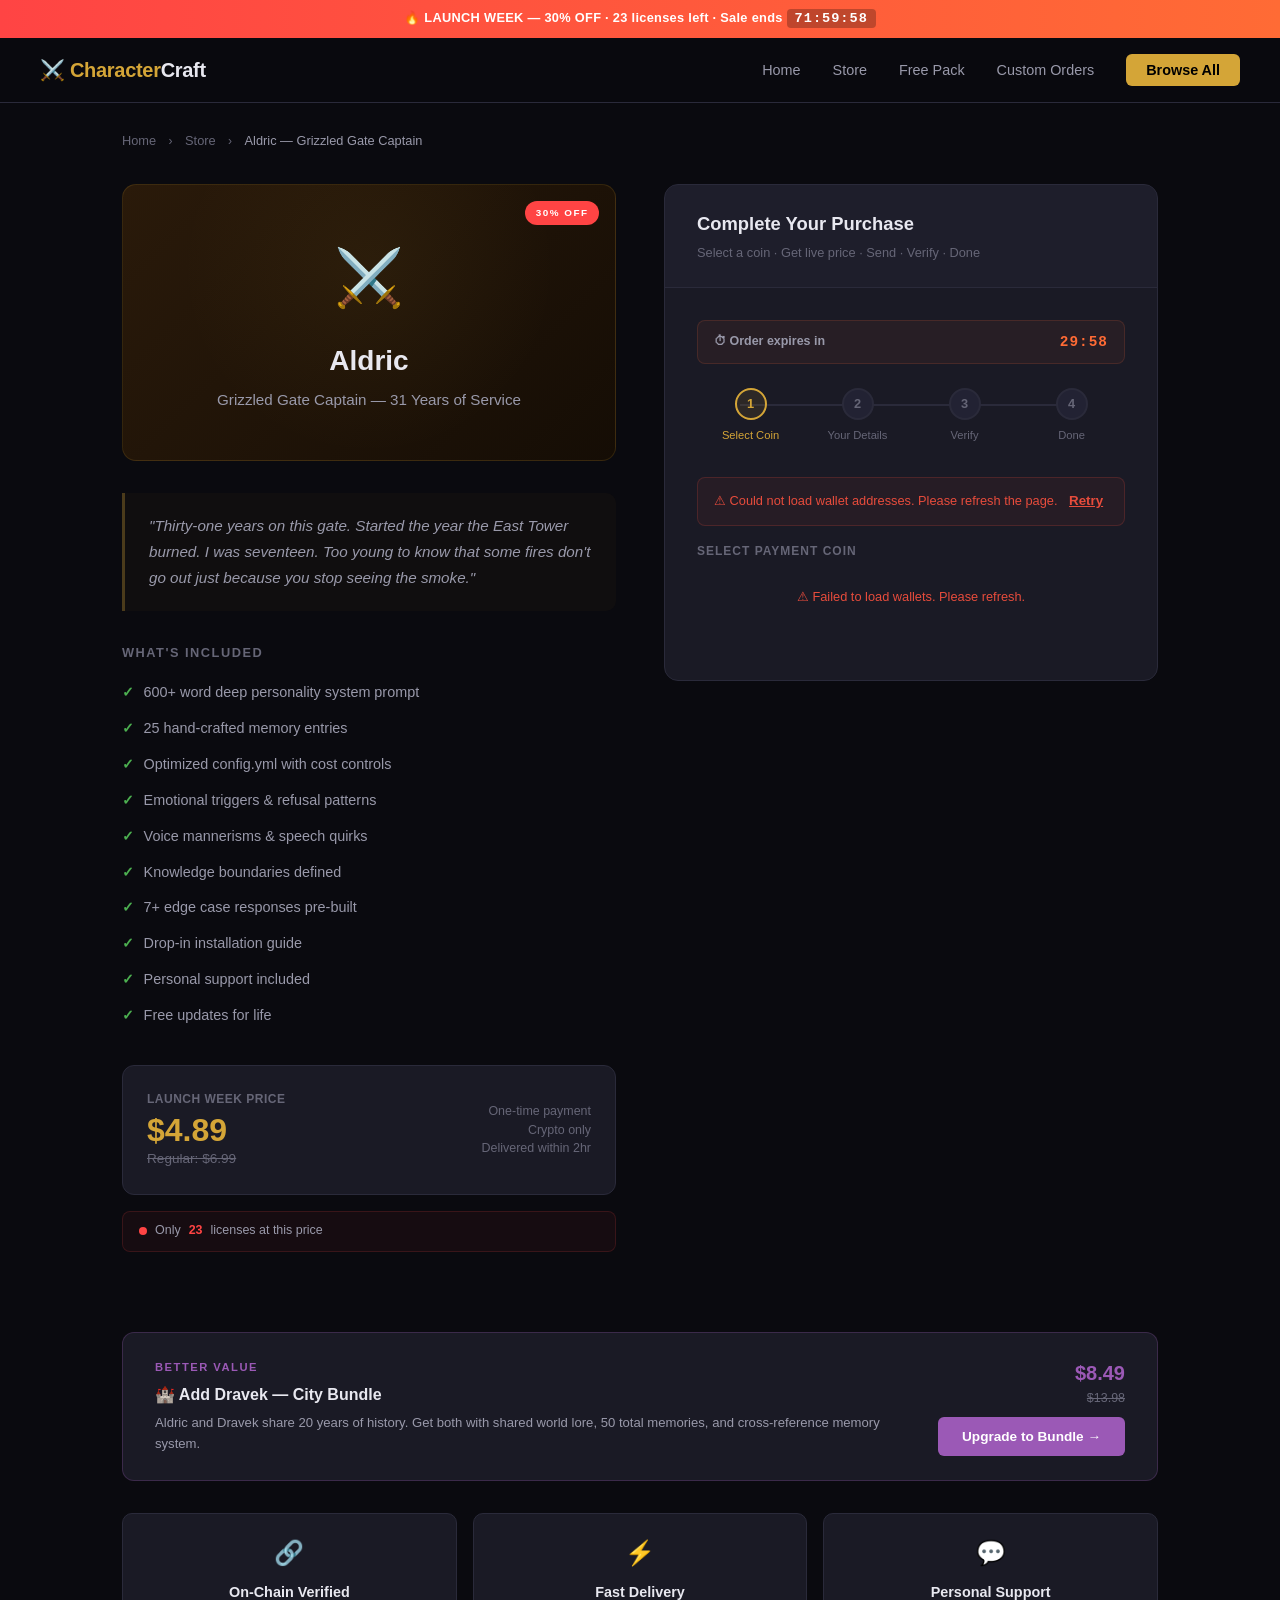
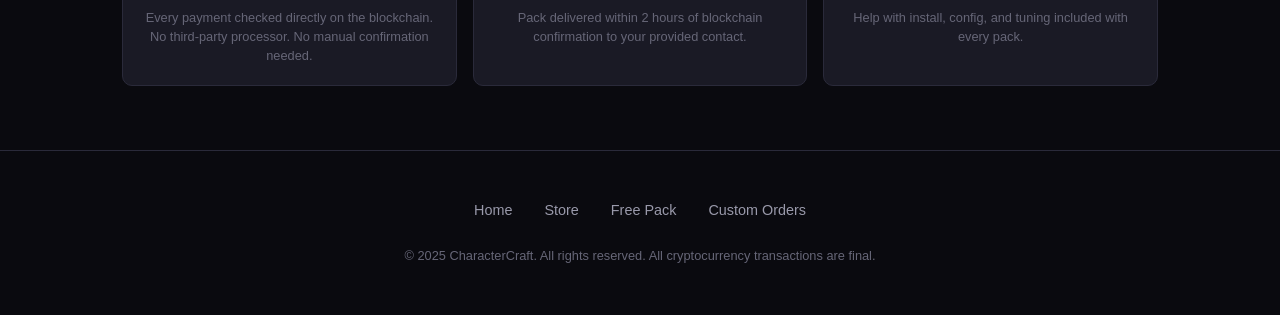
<file: pay-aldric.html>
<!DOCTYPE html>
<html lang="en">
<head>

    <meta charset="UTF-8">
    <meta name="viewport" content="width=device-width, initial-scale=1.0">
    <title>Buy Aldric — CharacterCraft</title>
    <meta name="description" content="Purchase the Aldric character pack. Grizzled Gate Captain with 600+ word personality, 25 memories, and full config. $4.89 launch price.">
    <meta name="robots" content="noindex, nofollow">
    <base href="https://shakskin.github.io/CharacterCraft/">
<link rel="stylesheet" href="assets/css/payment.css">
    <style>
        /* ── PAGE ACCENT: GOLD ── */
        :root {
            --cc-accent:     var(--cc-gold);
            --cc-accent-light:var(--cc-gold-light);
            --cc-accent-rgb: 212, 165, 55;
        }

        .cc-product-banner {
            background: linear-gradient(135deg, #2a1a0a 0%, #150d05 100%);
            border:     1px solid rgba(212,165,55,0.15);
        }
    </style>
</head>
<body>

<!-- ── URGENCY STRIP ── -->
<div class="cc-urgency-strip">
    🔥 LAUNCH WEEK — 30% OFF ·
    <span id="cc-stock-strip">23</span> licenses left ·
    Sale ends <span class="cc-strip-timer" id="cc-strip-timer">00:00:00</span>
</div>

<!-- ── NAV ── -->
<nav class="cc-nav">
    <div class="cc-nav-inner">
        <a href="/index.html" class="cc-nav-logo">⚔️ Character<span>Craft</span></a>
        <button
            class="cc-nav-toggle"
            onclick="document.querySelector('.cc-nav-links').classList.toggle('cc-open')"
            aria-label="Menu">☰</button>
        <ul class="cc-nav-links">
            <li><a href="/index.html">Home</a></li>
            <li><a href="/store.html">Store</a></li>
            <li><a href="/free.html">Free Pack</a></li>
            <li><a href="/custom.html">Custom Orders</a></li>
            <li><a href="/store.html" class="cc-nav-cta">Browse All</a></li>
        </ul>
    </div>
</nav>

<!-- ── BREADCRUMB ── -->
<div class="cc-breadcrumb">
    <a href="/index.html">Home</a>
    <span class="cc-sep">›</span>
    <a href="/store.html">Store</a>
    <span class="cc-sep">›</span>
    <span class="cc-here">Aldric — Grizzled Gate Captain</span>
</div>

<!-- ── MAIN LAYOUT ── -->
<div class="cc-pay-layout">

    <!-- ══ LEFT: PRODUCT INFO ══ -->
    <div class="cc-product-info">

        <div class="cc-product-banner">
            <span class="cc-launch-badge">30% Off</span>
            <span class="cc-p-icon">⚔️</span>
            <h1>Aldric</h1>
            <div class="cc-p-role">Grizzled Gate Captain — 31 Years of Service</div>
        </div>

        <div class="cc-product-quote">
            "Thirty-one years on this gate. Started the year the East Tower burned.
            I was seventeen. Too young to know that some fires don't go out just
            because you stop seeing the smoke."
        </div>

        <div class="cc-features-label">What's Included</div>
        <ul class="cc-feature-list">
            <li>600+ word deep personality system prompt</li>
            <li>25 hand-crafted memory entries</li>
            <li>Optimized config.yml with cost controls</li>
            <li>Emotional triggers &amp; refusal patterns</li>
            <li>Voice mannerisms &amp; speech quirks</li>
            <li>Knowledge boundaries defined</li>
            <li>7+ edge case responses pre-built</li>
            <li>Drop-in installation guide</li>
            <li>Personal support included</li>
            <li>Free updates for life</li>
        </ul>

        <div class="cc-price-box">
            <div>
                <div class="cc-price-label">Launch Week Price</div>
                <div class="cc-price-value">$4.89</div>
                <div class="cc-price-original">Regular: $6.99</div>
            </div>
            <div class="cc-price-note">
                One-time payment<br>
                Crypto only<br>
                Delivered within 2hr
            </div>
        </div>

        <div class="cc-stock-counter">
            <span class="cc-stock-dot"></span>
            Only <strong id="cc-stock-card">23</strong> licenses at this price
        </div>

    </div>
    <!-- ══ END LEFT ══ -->

    <!-- ══ RIGHT: PAYMENT PANEL ══ -->
    <div class="cc-payment-panel" style="position:relative;">

        <!-- Expired overlay -->
        <div class="cc-expired-overlay" id="cc-expired-overlay">
            <div class="cc-expired-icon">⏰</div>
            <div class="cc-expired-title">Order Expired</div>
            <div class="cc-expired-desc">
                Your 30-minute order window has closed.<br>
                Refresh to start a new order.
            </div>
            <button class="cc-refresh-btn" onclick="location.reload()">
                Start New Order
            </button>
        </div>

        <div class="cc-payment-header">
            <h2>Complete Your Purchase</h2>
            <p>Select a coin · Get live price · Send · Verify · Done</p>
        </div>

        <div class="cc-payment-body">

            <!-- Order expiry countdown -->
            <div class="cc-expiry-bar" id="cc-expiry-bar">
                <span class="cc-expiry-label">⏱ Order expires in</span>
                <span class="cc-expiry-time" id="cc-expiry-time">30:00</span>
            </div>

            <!-- Step indicator -->
            <div class="cc-pay-steps">
                <div class="cc-pay-step cc-active" id="cc-step-1">
                    <div class="cc-step-dot">1</div>
                    <span class="cc-step-label">Select Coin</span>
                </div>
                <div class="cc-pay-step" id="cc-step-2">
                    <div class="cc-step-dot">2</div>
                    <span class="cc-step-label">Your Details</span>
                </div>
                <div class="cc-pay-step" id="cc-step-3">
                    <div class="cc-step-dot">3</div>
                    <span class="cc-step-label">Verify</span>
                </div>
                <div class="cc-pay-step" id="cc-step-4">
                    <div class="cc-step-dot">4</div>
                    <span class="cc-step-label">Done</span>
                </div>
            </div>

            <!-- Address load error -->
            <div class="cc-address-error" id="cc-address-error">
                ⚠ Could not load wallet addresses. Please refresh the page.
                <button onclick="CCPage.loadAddresses()"
                    style="margin-left:0.5rem;background:none;border:none;
                           color:var(--cc-red);cursor:pointer;font-weight:700;
                           text-decoration:underline;">
                    Retry
                </button>
            </div>

            <!-- ── STEP 1: COIN SELECTION ── -->
            <div id="cc-step1-panel">

                <span class="cc-section-label">Select Payment Coin</span>

                <!-- Coin grid — populated by JS -->
                <div class="cc-coin-grid" id="cc-coin-grid">
                    <div class="cc-coin-grid-loader">
                        <div class="cc-spinner" style="border-top-color:var(--cc-gold);"></div>
                        Loading wallets…
                    </div>
                </div>

                <!-- Address panel — shown after coin selected -->
                <div class="cc-address-panel" id="cc-address-panel">

                    <!-- Live price -->
                    <div class="cc-live-price" id="cc-live-price">
                        <div class="cc-live-price-left">
                            <div class="cc-lp-label">Send Exactly</div>
                            <div class="cc-lp-amount" id="cc-lp-amount">—</div>
                            <div class="cc-lp-usd" id="cc-lp-usd">≈ $4.89870 USD</div>
                        </div>
                        <div class="cc-live-price-right">
                            <div class="cc-price-refresh-badge">
                                <span class="cc-price-refresh-dot"></span>
                                Live Price
                            </div>
                            <span class="cc-price-last-updated"
                                  id="cc-price-updated">Updating…</span>
                        </div>
                    </div>

                    <!-- Wallet address -->
                    <span class="cc-address-label">
                        Send to this address
                        (<span id="cc-coin-name-label">—</span>):
                    </span>
                    <div class="cc-address-box">
                        <div class="cc-address-text" id="cc-wallet-address">—</div>
                        <button class="cc-copy-btn"
                                onclick="CCPage.copyAddress(this)">Copy</button>
                    </div>

                    <!-- Memo (XRP / XLM only) -->
                    <div class="cc-memo-box" id="cc-memo-box">
                        <span class="cc-memo-label" id="cc-memo-label">Memo</span>
                        <span class="cc-memo-value" id="cc-memo-value">—</span>
                        <button class="cc-copy-btn"
                                onclick="CCPage.copyMemo(this)">Copy</button>
                    </div>

                    <!-- Network info -->
                    <div class="cc-network-info">
                        <div class="cc-info-row">
                            <span class="cc-info-label">Network</span>
                            <span class="cc-info-value" id="cc-network-name">—</span>
                        </div>
                        <div class="cc-info-row">
                            <span class="cc-info-label">Min. Deposit</span>
                            <span class="cc-info-value" id="cc-min-deposit">—</span>
                        </div>
                        <div class="cc-info-row">
                            <span class="cc-info-label">Confirmations Required</span>
                            <span class="cc-info-value" id="cc-confirmations">—</span>
                        </div>
                    </div>

                    <!-- Warning -->
                    <div class="cc-pay-warning">
                        <strong>⚠ Important:</strong> Send only
                        <strong id="cc-warn-coin">—</strong> on the
                        <strong id="cc-warn-network">—</strong> network.
                        Sending other assets or using the wrong network results
                        in permanent loss of funds. We cannot recover incorrect
                        transactions.
                    </div>

                    <!-- Low fee tip -->
                    <div class="cc-info-box cc-info-box-green">
                        💡 <strong>Tip:</strong> Use
                        <strong>SOL, TRX, LTC or DOGE</strong> for lowest
                        fees on small amounts. Avoid BTC for amounts under $20
                        — network fees can be significant.
                    </div>

                    <!-- Proceed button -->
                    <button class="cc-verify-btn" id="cc-proceed-btn"
                            onclick="CCPage.proceedToForm()">
                        Continue to Your Details →
                    </button>

                </div>
                <!-- end address panel -->

            </div>
            <!-- end step1 panel -->

            <!-- ── STEP 2: CONTACT FORM ── -->
            <div class="cc-form-section" id="cc-step2-panel">
                <h3>Your Delivery Details</h3>
                <p class="cc-form-desc">
                    We need your contact so we can deliver Aldric once your
                    payment confirms on chain.
                </p>

                <!-- Honeypot -->
                <input type="text" name="_honey" tabindex="-1"
                       style="display:none" id="cc-honey" autocomplete="off">

                <div class="cc-form-group">
                    <label for="cc-contact">
                        Email or Discord <span class="cc-required">*</span>
                    </label>
                    <input type="text" id="cc-contact"
                           placeholder="email@example.com or YourName#1234"
                           autocomplete="off">
                    <div class="cc-form-hint">
                        This is where we send your character pack files.
                    </div>
                </div>

                <div class="cc-form-group">
                    <label for="cc-notes">
                        Notes <span class="cc-optional">(optional)</span>
                    </label>
                    <textarea id="cc-notes"
                        placeholder="Anything we should know?"></textarea>
                </div>

                <button class="cc-verify-btn" onclick="CCPage.proceedToVerify()">
                    Continue to Payment Verification →
                </button>

                <button onclick="CCPage.backToCoins()"
                    style="display:block;width:100%;margin-top:0.65rem;
                           background:none;border:none;color:var(--cc-text-muted);
                           font-size:0.8rem;cursor:pointer;padding:0.4rem;">
                    ← Back to coin selection
                </button>

            </div>
            <!-- end step2 panel -->

            <!-- ── STEP 3: VERIFY PAYMENT ── -->
            <div class="cc-form-section" id="cc-step3-panel">
                <h3>Verify Your Payment</h3>
                <p class="cc-form-desc">
                    After sending, paste your transaction hash below.
                    We check the blockchain in real time.
                </p>

                <!-- Verification info box -->
                <div class="cc-info-box-verify">
                    <h4>🔒 What We Verify</h4>
                    <ul>
                        <li>Transaction exists on chain</li>
                        <li>Sent to the correct address</li>
                        <li>Amount matches your order</li>
                        <li>Required confirmations reached</li>
                        <li>Transaction hash not previously used</li>
                    </ul>
                </div>

                <!-- Order summary -->
                <div class="cc-network-info" style="margin-bottom:1rem;">
                    <div class="cc-info-row">
                        <span class="cc-info-label">Product</span>
                        <span class="cc-info-value">Aldric — Gate Captain</span>
                    </div>
                    <div class="cc-info-row">
                        <span class="cc-info-label">Coin</span>
                        <span class="cc-info-value" id="cc-summary-coin">—</span>
                    </div>
                    <div class="cc-info-row">
                        <span class="cc-info-label">Amount to Send</span>
                        <span class="cc-info-value" id="cc-summary-amount">—</span>
                    </div>
                    <div class="cc-info-row">
                        <span class="cc-info-label">Send To</span>
                        <span class="cc-info-value cc-address-text"
                              id="cc-summary-address"
                              style="font-size:0.7rem;max-width:200px;
                                     overflow:hidden;text-overflow:ellipsis;">—</span>
                    </div>
                </div>

                <!-- TX hash input -->
                <div class="cc-form-group">
                    <label for="cc-tx-hash">
                        Transaction Hash / ID <span class="cc-required">*</span>
                    </label>
                    <div class="cc-tx-wrap">
                        <input type="text" id="cc-tx-hash"
                               placeholder="Paste your transaction hash here"
                               autocomplete="off"
                               oninput="CCPage.onTxHashInput(this)">
                        <span class="cc-tx-status" id="cc-tx-status"></span>
                    </div>
                    <div class="cc-form-hint">
                        Found in your wallet's transaction history after sending.
                        Also called TX ID or Transaction ID.
                    </div>
                </div>

                <!-- Verify button -->
                <button class="cc-verify-btn" id="cc-verify-btn"
                        onclick="CCPage.verifyPayment()">
                    🔍 Verify Payment
                </button>

                <!-- Poll status -->
                <div class="cc-poll-status" id="cc-poll-status">
                    <div class="cc-poll-spinner"></div>
                    <span id="cc-poll-text">Checking blockchain…</span>
                </div>

                <!-- Result panel -->
                <div class="cc-verify-result" id="cc-verify-result">
                    <div class="cc-result-title" id="cc-result-title"></div>
                    <div class="cc-result-detail" id="cc-result-detail"></div>
                </div>

                <p class="cc-confirm-note" style="margin-top:1rem;">
                    BTC may take 10–60 min to confirm.
                    SOL, TRX, XLM confirm in seconds.<br>
                    <strong>Do not close this tab</strong> while verification
                    is in progress.
                </p>

                <button onclick="CCPage.backToForm()"
                    style="display:block;width:100%;margin-top:0.65rem;
                           background:none;border:none;color:var(--cc-text-muted);
                           font-size:0.8rem;cursor:pointer;padding:0.4rem;">
                    ← Back to your details
                </button>

            </div>
            <!-- end step3 panel -->

        </div>
        <!-- end payment body -->
    </div>
    <!-- ══ END RIGHT ══ -->

</div>
<!-- end pay layout -->

<!-- ── UPSELL ── -->
<div class="cc-upsell-bar">
    <div class="cc-upsell-card">
        <div class="cc-upsell-text">
            <div class="cc-upsell-label">Better Value</div>
            <h4>🏰 Add Dravek — City Bundle</h4>
            <p>Aldric and Dravek share 20 years of history. Get both with
               shared world lore, 50 total memories, and cross-reference
               memory system.</p>
        </div>
        <div class="cc-upsell-action">
            <div class="cc-upsell-price">$8.49</div>
            <div class="cc-upsell-original">$13.98</div>
            <a href="/pay-city-bundle.html" class="cc-upsell-btn">
                Upgrade to Bundle →
            </a>
        </div>
    </div>
</div>

<!-- ── TRUST ── -->
<div class="cc-trust-bar">
    <div class="cc-trust-grid">
        <div class="cc-trust-item">
            <div class="cc-trust-icon">🔗</div>
            <h4>On-Chain Verified</h4>
            <p>Every payment checked directly on the blockchain.
               No third-party processor. No manual confirmation needed.</p>
        </div>
        <div class="cc-trust-item">
            <div class="cc-trust-icon">⚡</div>
            <h4>Fast Delivery</h4>
            <p>Pack delivered within 2 hours of blockchain confirmation
               to your provided contact.</p>
        </div>
        <div class="cc-trust-item">
            <div class="cc-trust-icon">💬</div>
            <h4>Personal Support</h4>
            <p>Help with install, config, and tuning included
               with every pack.</p>
        </div>
    </div>
</div>

<!-- ── FOOTER ── -->
<footer class="cc-footer">
    <div class="cc-footer-links">
        <a href="/index.html">Home</a>
        <a href="/store.html">Store</a>
        <a href="/free.html">Free Pack</a>
        <a href="/custom.html">Custom Orders</a>
    </div>
    <p class="cc-footer-copy">
        © 2025 CharacterCraft. All rights reserved.
        All cryptocurrency transactions are final.
    </p>
</footer>

<!-- ── SCRIPTS ── -->
<script src="assets/js/payment.js"></script>
<script>
/* ══════════════════════════════════════════════════════
   PAY-ALDRIC PAGE CONTROLLER
   Orchestrates payment.js for this specific product
══════════════════════════════════════════════════════ */
var CCPage = (function () {
    'use strict';

    var PRODUCT_KEY = 'aldric';
    var CC = window.CharacterCraft;

    /* ── SALE COUNTDOWN ─────────────────────────────── */
    var SALE_KEY      = 'cc_sale_end_v3';
    var SALE_DURATION = 72 * 60 * 60 * 1000;

    function getSaleEnd() {
        var s = localStorage.getItem(SALE_KEY);
        if (s) { var e = parseInt(s, 10); if (e > Date.now()) return e; }
        var n = Date.now() + SALE_DURATION;
        localStorage.setItem(SALE_KEY, n.toString());
        return n;
    }

    var saleEnd = getSaleEnd();

    function tickSale() {
        var r = saleEnd - Date.now();
        if (r <= 0) {
            saleEnd = Date.now() + SALE_DURATION;
            localStorage.setItem(SALE_KEY, saleEnd.toString());
            r = SALE_DURATION;
        }
        var t  = Math.floor(r / 1000);
        var h  = CC._pad(Math.floor(t / 3600));
        var m  = CC._pad(Math.floor((t % 3600) / 60));
        var s  = CC._pad(t % 60);
        var el = document.getElementById('cc-strip-timer');
        if (el) el.textContent = h + ':' + m + ':' + s;
    }

    tickSale();
    setInterval(tickSale, 1000);

    /* ── STOCK ──────────────────────────────────────── */
    var STOCK_KEY = 'cc_stock_v3';

    var stock = (function () {
        var r = localStorage.getItem(STOCK_KEY);
        if (r) {
            try {
                var d = JSON.parse(r);
                if (d.saleEnd === saleEnd) return d;
            } catch (e) {}
        }
        var i = {
            saleEnd:  saleEnd,
            aldric:   23, dravek:  19, bundle:  12,
            license:   7, retainer: 5
        };
        localStorage.setItem(STOCK_KEY, JSON.stringify(i));
        return i;
    })();

    (function renderStock() {
        var strip = document.getElementById('cc-stock-strip');
        var card  = document.getElementById('cc-stock-card');
        if (strip) strip.textContent = stock.aldric;
        if (card)  card.textContent  = stock.aldric;
    })();

    /* ── ORDER INIT ─────────────────────────────────── */
    var order = CC.initOrder(PRODUCT_KEY);

    /* ── EXPIRY TIMER ───────────────────────────────── */
    CC.expiry.start(
        order.createdAt,
        function onTick(display, remaining) {
            var el = document.getElementById('cc-expiry-time');
            if (el) el.textContent = display;
            var bar = document.getElementById('cc-expiry-bar');
            if (bar) {
                if (remaining < 5 * 60 * 1000) {
                    bar.classList.add('cc-expiry-urgent');
                } else {
                    bar.classList.remove('cc-expiry-urgent');
                }
            }
        },
        function onExpire() {
            var overlay = document.getElementById('cc-expired-overlay');
            if (overlay) overlay.classList.add('cc-visible');
        }
    );

    /* ── LOAD ADDRESSES & RENDER COIN GRID ──────────── */
    function loadAddresses() {
        CC.loadAddresses()
            .then(function () { renderCoinGrid(); })
            .catch(function () {
                var err = document.getElementById('cc-address-error');
                if (err) err.classList.add('cc-visible');
                var grid = document.getElementById('cc-coin-grid');
                if (grid) grid.innerHTML =
                    '<div class="cc-coin-grid-loader" style="color:var(--cc-red);">' +
                    '⚠ Failed to load wallets. Please refresh.' +
                    '</div>';
            });
    }

    function renderCoinGrid() {
        var grid  = document.getElementById('cc-coin-grid');
        var coins = CC.config.coins;
        var tickers = Object.keys(coins);
        var html  = '';

        tickers.forEach(function (ticker) {
            var coin    = coins[ticker];
            var address = CC.getAddress(ticker);
            var disabled = !address
                ? 'style="opacity:0.4;cursor:not-allowed;" title="Address unavailable"'
                : '';

            html +=
                '<button class="cc-coin-btn" ' +
                'id="cc-coin-btn-' + ticker + '" ' +
                'onclick="CCPage.selectCoin(\'' + ticker + '\')" ' +
                disabled + '>' +
                '<span class="cc-coin-icon">' + coin.icon + '</span>' +
                '<span class="cc-coin-name">' + ticker + '</span>' +
                '</button>';
        });

        grid.innerHTML = html;

        // Kick off price fetch for all tickers
        CC.fetchPrices(tickers).then(function () {
            // If a coin was already selected (session restore), update display
            if (CC.state.selectedCoin) {
                updatePriceDisplay(CC.state.selectedCoin);
            }
        });

        // Start price refresh interval
        if (CC.state.priceTimer) clearInterval(CC.state.priceTimer);
        CC.state.priceTimer = setInterval(function () {
            CC.fetchPrices(Object.keys(coins)).then(function () {
                if (CC.state.selectedCoin) {
                    updatePriceDisplay(CC.state.selectedCoin);
                }
            });
        }, CC.config.priceRefreshMs);
    }

    /* ── SELECT COIN ────────────────────────────────── */
    function selectCoin(ticker) {
        var address = CC.getAddress(ticker);
        if (!address) return;

        CC.state.selectedCoin  = ticker;
        var coin               = CC.config.coins[ticker];

        // Highlight selected button
        document.querySelectorAll('.cc-coin-btn').forEach(function (b) {
            b.classList.remove('cc-selected');
        });
        var btn = document.getElementById('cc-coin-btn-' + ticker);
        if (btn) btn.classList.add('cc-selected');

        // Populate address panel
        document.getElementById('cc-coin-name-label').textContent = coin.name + ' (' + ticker + ')';
        document.getElementById('cc-wallet-address').textContent  = address;
        document.getElementById('cc-network-name').textContent    = coin.networkFull;
        document.getElementById('cc-min-deposit').textContent     = coin.minDeposit;
        document.getElementById('cc-confirmations').textContent   =
            coin.confirmations + ' confirmation' + (coin.confirmations !== 1 ? 's' : '');
        document.getElementById('cc-warn-coin').textContent    = coin.name;
        document.getElementById('cc-warn-network').textContent = coin.network;

        // Memo box
        var memoBox = document.getElementById('cc-memo-box');
        if (coin.memo) {
            document.getElementById('cc-memo-label').textContent = coin.memoLabel || 'Memo';
            document.getElementById('cc-memo-value').textContent = coin.memo;
            memoBox.classList.add('cc-visible');
        } else {
            memoBox.classList.remove('cc-visible');
        }

        // Price display
        updatePriceDisplay(ticker);

        // Show address panel
        document.getElementById('cc-address-panel').classList.add('cc-visible');

        // Advance step indicator
        setStep(1);
    }

    function updatePriceDisplay(ticker) {
        var cryptoAmount = CC.getCryptoAmount(ticker, order.exactAmount);
        CC.state.cryptoAmount = cryptoAmount;

        var amountEl  = document.getElementById('cc-lp-amount');
        var usdEl     = document.getElementById('cc-lp-usd');
        var updatedEl = document.getElementById('cc-price-updated');

        if (cryptoAmount !== null) {
            amountEl.textContent  = CC.formatCrypto(cryptoAmount, ticker);
            usdEl.textContent     = '≈ ' + CC.formatUSD(order.exactAmount) + ' USD';
            updatedEl.textContent = 'Updated ' + new Date().toLocaleTimeString();
        } else {
            amountEl.textContent  = 'Loading…';
            usdEl.textContent     = '≈ ' + CC.formatUSD(order.exactAmount) + ' USD';
            updatedEl.textContent = 'Fetching price…';
        }
    }

    /* ── STEP NAVIGATION ────────────────────────────── */
    function setStep(completedUpTo) {
        for (var i = 1; i <= 4; i++) {
            var el = document.getElementById('cc-step-' + i);
            if (!el) continue;
            el.classList.remove('cc-active', 'cc-completed');
            if (i < completedUpTo + 1) el.classList.add('cc-completed');
            if (i === completedUpTo + 1) el.classList.add('cc-active');
        }
    }

    function showPanel(panelId) {
        var panels = ['cc-step1-panel', 'cc-step2-panel', 'cc-step3-panel'];
        panels.forEach(function (id) {
            var el = document.getElementById(id);
            if (!el) return;
            if (id === panelId) {
                el.classList.add('cc-visible');
                el.style.display = 'block';
            } else {
                el.classList.remove('cc-visible');
                el.style.display = 'none';
            }
        });
    }

    /* ── PROCEED TO FORM ────────────────────────────── */
    function proceedToForm() {
        if (!CC.state.selectedCoin) {
            alert('Please select a coin first.');
            return;
        }
        if (!CC.state.cryptoAmount) {
            alert('Price is still loading. Please wait a moment.');
            return;
        }
        setStep(2);
        showPanel('cc-step2-panel');
        window.scrollTo({ top: 0, behavior: 'smooth' });
    }

    function backToCoins() {
        setStep(1);
        showPanel('cc-step1-panel');
        window.scrollTo({ top: 0, behavior: 'smooth' });
    }

    /* ── PROCEED TO VERIFY ──────────────────────────── */
    function proceedToVerify() {
        // Honeypot check
        var honey = document.getElementById('cc-honey');
        if (honey && honey.value !== '') return;

        // Contact validation
        var contact = document.getElementById('cc-contact').value.trim();
        if (!contact) {
            document.getElementById('cc-contact').classList.add('cc-input-error');
            document.getElementById('cc-contact').focus();
            return;
        }
        document.getElementById('cc-contact').classList.remove('cc-input-error');

        // Populate summary
        var ticker = CC.state.selectedCoin;
        var coin   = CC.config.coins[ticker];
        document.getElementById('cc-summary-coin').textContent =
            coin.name + ' (' + ticker + ')';
        document.getElementById('cc-summary-amount').textContent =
            CC.formatCrypto(CC.state.cryptoAmount, ticker) +
            ' (' + CC.formatUSD(order.exactAmount) + ')';
        document.getElementById('cc-summary-address').textContent =
            CC.getAddress(ticker);

        setStep(3);
        showPanel('cc-step3-panel');
        window.scrollTo({ top: 0, behavior: 'smooth' });
    }

    function backToForm() {
        CC.poll.stop();
        clearVerifyResult();
        setStep(2);
        showPanel('cc-step2-panel');
        window.scrollTo({ top: 0, behavior: 'smooth' });
    }

    /* ── TX HASH INPUT VALIDATION ───────────────────── */
    function onTxHashInput(input) {
        var val    = input.value.trim();
        var ticker = CC.state.selectedCoin;
        var status = document.getElementById('cc-tx-status');

        if (!val || !ticker) {
            status.textContent = '';
            status.className   = 'cc-tx-status';
            return;
        }

        var valid = CC.verify._validateHashFormat(val, ticker);
        if (valid) {
            status.textContent = '✓';
            status.className   = 'cc-tx-status cc-tx-valid';
        } else {
            status.textContent = '✗';
            status.className   = 'cc-tx-status cc-tx-invalid';
        }
    }

    /* ── VERIFY PAYMENT ─────────────────────────────── */
    function verifyPayment() {
        // Honeypot
        var honey = document.getElementById('cc-honey');
        if (honey && honey.value !== '') return;

        var txHash = document.getElementById('cc-tx-hash').value.trim();
        if (!txHash) {
            document.getElementById('cc-tx-hash').focus();
            return;
        }

        var ticker = CC.state.selectedCoin;
        if (!ticker) return;

        // Lock button
        var btn = document.getElementById('cc-verify-btn');
        btn.disabled = true;
        btn.innerHTML = '<div class="cc-spinner"></div> Verifying…';
        btn.classList.add('cc-loading-btn');

        clearVerifyResult();

        // Show poll status
        var pollEl = document.getElementById('cc-poll-status');
        pollEl.classList.add('cc-visible');
        document.getElementById('cc-poll-text').textContent =
            'Checking ' + ticker + ' blockchain…';

        CC.verify.run(txHash, ticker)
            .then(function (result) {
                pollEl.classList.remove('cc-visible');

                if (result.verified) {
                    onVerified(result);
                } else if (result.pending) {
                    // Start polling
                    showResult('pending',
                        '⏳ Not Confirmed Yet',
                        result.message + ' Checking automatically every 15 seconds…');
                    pollEl.classList.add('cc-visible');

                    CC.poll.start(
                        txHash,
                        ticker,
                        function onPollResult(r) {
                            document.getElementById('cc-poll-text').textContent =
                                'Attempt ' + CC.poll._attempts + ' of ' + CC.poll.MAX +
                                ' — ' + ticker + ' blockchain…';
                            if (r.verified) {
                                pollEl.classList.remove('cc-visible');
                                onVerified(r);
                            } else if (!r.pending) {
                                pollEl.classList.remove('cc-visible');
                                showResult('error', '❌ Verification Failed', r.message);
                                unlockBtn();
                            }
                        },
                        function onMaxReached() {
                            pollEl.classList.remove('cc-visible');
                            showResult('error',
                                '⏱ Timed Out',
                                'Could not confirm after ' + CC.poll.MAX +
                                ' attempts. Your transaction may still be processing. ' +
                                'Please try again in a few minutes or contact support ' +
                                'with your TX hash.');
                            unlockBtn();
                        }
                    );
                } else {
                    showResult('error', '❌ Verification Failed', result.message);
                    unlockBtn();
                }
            })
            .catch(function (err) {
                pollEl.classList.remove('cc-visible');
                var msg = err.message || 'An unexpected error occurred. Please try again.';

                if (err.code === 'RATE_LIMITED') {
                    showResult('error', '🚫 Rate Limited', msg);
                } else if (err.code === 'EXPIRED') {
                    showResult('error', '⏰ Order Expired', msg);
                } else {
                    showResult('error', '❌ Error', msg);
                }
                unlockBtn();
            });
    }

    /* ── ON VERIFIED ────────────────────────────────── */
    function onVerified(result) {
        showResult('ok',
            '✅ Payment Verified',
            'Confirmed ' + result.confirmations + ' block(s). ' +
            'Amount: ' + CC.formatCrypto(result.receivedCrypto, CC.state.selectedCoin) +
            '. Submitting your order…');

        setStep(4);

        var formData = {
            contact: document.getElementById('cc-contact').value.trim(),
            notes:   document.getElementById('cc-notes').value.trim()
        };

        CC.submitOrder(result, formData)
            .then(function () {
                CC.session.clear();
                CC.expiry.stop();
                CC.poll.stop();
                window.location.href = CC.config.successUrl;
            })
            .catch(function (err) {
                showResult('error',
                    '⚠ Submission Error',
                    err.message +
                    ' Your payment WAS verified. Please contact support ' +
                    'with TX: ' + result.txHash);
                unlockBtn();
            });
    }

    /* ── UI HELPERS ─────────────────────────────────── */
    function showResult(type, title, detail) {
        var el      = document.getElementById('cc-verify-result');
        var titleEl = document.getElementById('cc-result-title');
        var detailEl= document.getElementById('cc-result-detail');

        el.className = 'cc-verify-result cc-visible cc-result-' + type;
        titleEl.textContent  = title;
        detailEl.textContent = detail;
    }

    function clearVerifyResult() {
        var el = document.getElementById('cc-verify-result');
        el.className   = 'cc-verify-result';
        el.textContent = '';
    }

    function unlockBtn() {
        var btn = document.getElementById('cc-verify-btn');
        btn.disabled  = false;
        btn.innerHTML = '🔍 Verify Payment';
        btn.classList.remove('cc-loading-btn');
    }

    /* ── COPY HELPERS ───────────────────────────────── */
    function copyAddress(btn) {
        var text = document.getElementById('cc-wallet-address').textContent;
        CC.copyToClipboard(text, btn, 'Copy');
    }

    function copyMemo(btn) {
        var text = document.getElementById('cc-memo-value').textContent;
        CC.copyToClipboard(text, btn, 'Copy');
    }

    /* ── INIT ───────────────────────────────────────── */
    function init() {
        // Show only step 1 on load
        showPanel('cc-step1-panel');
        document.getElementById('cc-step1-panel').style.display = 'block';
        document.getElementById('cc-step2-panel').style.display = 'none';
        document.getElementById('cc-step3-panel').style.display = 'none';

        // Load wallet addresses
        loadAddresses();

        // Mobile nav close on outside click
        document.addEventListener('click', function (e) {
            var nav = document.querySelector('.cc-nav-links');
            var tog = document.querySelector('.cc-nav-toggle');
            if (nav && nav.classList.contains('cc-open') &&
                !nav.contains(e.target) && !tog.contains(e.target)) {
                nav.classList.remove('cc-open');
            }
        });
    }

    init();

    /* ── PUBLIC API ─────────────────────────────────── */
    return {
        selectCoin:       selectCoin,
        proceedToForm:    proceedToForm,
        proceedToVerify:  proceedToVerify,
        backToCoins:      backToCoins,
        backToForm:       backToForm,
        verifyPayment:    verifyPayment,
        onTxHashInput:    onTxHashInput,
        copyAddress:      copyAddress,
        copyMemo:         copyMemo,
        loadAddresses:    loadAddresses
    };

}());
</script>

</body>
</html>
</file>
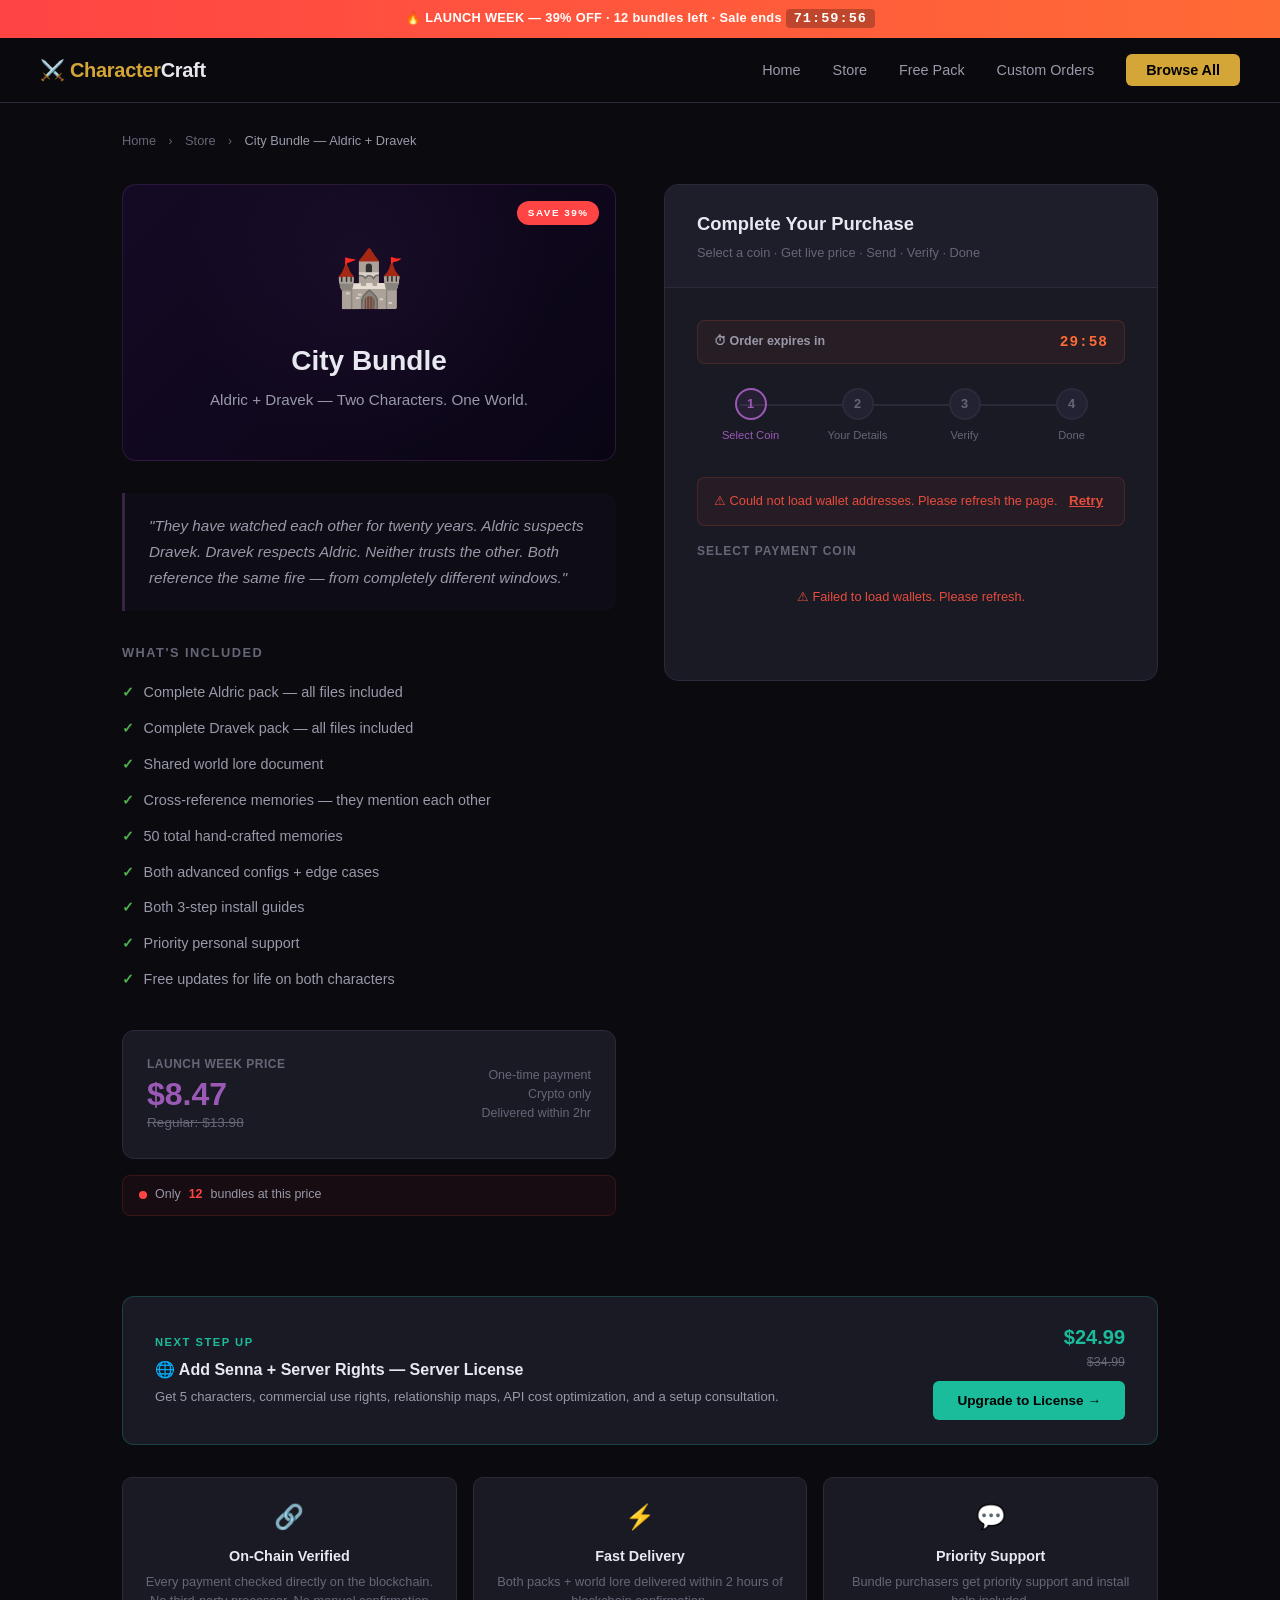
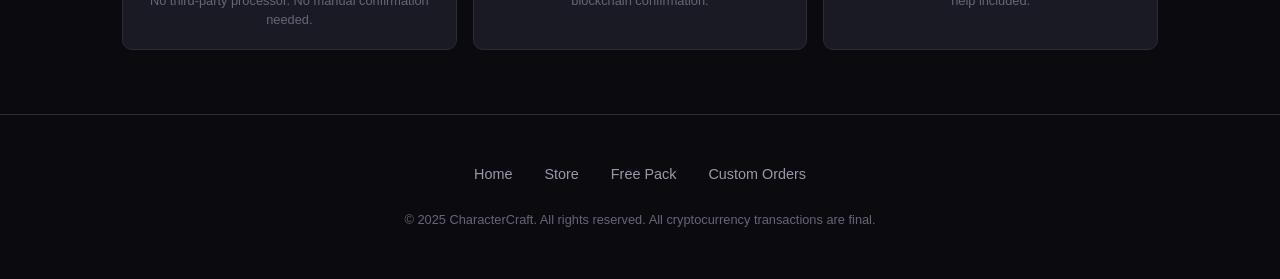
<file: pay-city-bundle.html>
<!DOCTYPE html>
<html lang="en">
<head>
    <base href="https://shakskin.github.io/CharacterCraft/">
    <meta charset="UTF-8">
    <meta name="viewport" content="width=device-width, initial-scale=1.0">
    <title>Buy City Bundle — CharacterCraft</title>
    <meta name="description" content="Purchase the City Bundle. Aldric + Dravek with shared world lore, 50 memories, cross-reference system. $8.47 launch price.">
    <meta name="robots" content="noindex, nofollow">
    <link rel="stylesheet" href="assets/css/payment.css">
    <style>
        /* ── PAGE ACCENT: PURPLE (Bundle) ── */
        :root {
            --cc-accent:      #9B59B6;
            --cc-accent-light:#B07CC6;
            --cc-accent-rgb:  155, 89, 182;
        }

        .cc-product-banner {
            background: linear-gradient(135deg, #150a25 0%, #0a0515 100%);
            border:     1px solid rgba(155,89,182,0.2);
        }

        /* Bundle-specific upsell override — teal for server license */
        .cc-upsell-card {
            border-color: rgba(26,188,156,0.25);
        }

        .cc-upsell-label { color: #1ABC9C !important; }
        .cc-upsell-price { color: #1ABC9C !important; }

        .cc-upsell-btn {
            background: #1ABC9C !important;
            color: #000 !important;
        }

        .cc-upsell-btn:hover {
            background: #2EE0BA !important;
        }
    </style>
</head>
<body>

<!-- ── URGENCY STRIP ── -->
<div class="cc-urgency-strip">
    🔥 LAUNCH WEEK — 39% OFF ·
    <span id="cc-stock-strip">12</span> bundles left ·
    Sale ends <span class="cc-strip-timer" id="cc-strip-timer">00:00:00</span>
</div>

<!-- ── NAV ── -->
<nav class="cc-nav">
    <div class="cc-nav-inner">
        <a href="/index.html" class="cc-nav-logo">⚔️ Character<span>Craft</span></a>
        <button
            class="cc-nav-toggle"
            onclick="document.querySelector('.cc-nav-links').classList.toggle('cc-open')"
            aria-label="Menu">☰</button>
        <ul class="cc-nav-links">
            <li><a href="/index.html">Home</a></li>
            <li><a href="/store.html">Store</a></li>
            <li><a href="/free.html">Free Pack</a></li>
            <li><a href="/custom.html">Custom Orders</a></li>
            <li><a href="/store.html" class="cc-nav-cta">Browse All</a></li>
        </ul>
    </div>
</nav>

<!-- ── BREADCRUMB ── -->
<div class="cc-breadcrumb">
    <a href="/index.html">Home</a>
    <span class="cc-sep">›</span>
    <a href="/store.html">Store</a>
    <span class="cc-sep">›</span>
    <span class="cc-here">City Bundle — Aldric + Dravek</span>
</div>

<!-- ── MAIN LAYOUT ── -->
<div class="cc-pay-layout">

    <!-- ══ LEFT: PRODUCT INFO ══ -->
    <div class="cc-product-info">

        <div class="cc-product-banner">
            <span class="cc-launch-badge">Save 39%</span>
            <span class="cc-p-icon">🏰</span>
            <h1>City Bundle</h1>
            <div class="cc-p-role">
                Aldric + Dravek — Two Characters. One World.
            </div>
        </div>

        <div class="cc-product-quote">
            "They have watched each other for twenty years. Aldric suspects
            Dravek. Dravek respects Aldric. Neither trusts the other.
            Both reference the same fire — from completely different windows."
        </div>

        <div class="cc-features-label">What's Included</div>
        <ul class="cc-feature-list">
            <li>Complete Aldric pack — all files included</li>
            <li>Complete Dravek pack — all files included</li>
            <li>Shared world lore document</li>
            <li>Cross-reference memories — they mention each other</li>
            <li>50 total hand-crafted memories</li>
            <li>Both advanced configs + edge cases</li>
            <li>Both 3-step install guides</li>
            <li>Priority personal support</li>
            <li>Free updates for life on both characters</li>
        </ul>

        <div class="cc-price-box">
            <div>
                <div class="cc-price-label">Launch Week Price</div>
                <div class="cc-price-value">$8.47</div>
                <div class="cc-price-original">Regular: $13.98</div>
            </div>
            <div class="cc-price-note">
                One-time payment<br>
                Crypto only<br>
                Delivered within 2hr
            </div>
        </div>

        <div class="cc-stock-counter">
            <span class="cc-stock-dot"></span>
            Only <strong id="cc-stock-card">12</strong> bundles at this price
        </div>

    </div>
    <!-- ══ END LEFT ══ -->

    <!-- ══ RIGHT: PAYMENT PANEL ══ -->
    <div class="cc-payment-panel" style="position:relative;">

        <!-- Expired overlay -->
        <div class="cc-expired-overlay" id="cc-expired-overlay">
            <div class="cc-expired-icon">⏰</div>
            <div class="cc-expired-title">Order Expired</div>
            <div class="cc-expired-desc">
                Your 30-minute order window has closed.<br>
                Refresh to start a new order.
            </div>
            <button class="cc-refresh-btn" onclick="location.reload()">
                Start New Order
            </button>
        </div>

        <div class="cc-payment-header">
            <h2>Complete Your Purchase</h2>
            <p>Select a coin · Get live price · Send · Verify · Done</p>
        </div>

        <div class="cc-payment-body">

            <!-- Order expiry countdown -->
            <div class="cc-expiry-bar" id="cc-expiry-bar">
                <span class="cc-expiry-label">⏱ Order expires in</span>
                <span class="cc-expiry-time" id="cc-expiry-time">30:00</span>
            </div>

            <!-- Step indicator -->
            <div class="cc-pay-steps">
                <div class="cc-pay-step cc-active" id="cc-step-1">
                    <div class="cc-step-dot">1</div>
                    <span class="cc-step-label">Select Coin</span>
                </div>
                <div class="cc-pay-step" id="cc-step-2">
                    <div class="cc-step-dot">2</div>
                    <span class="cc-step-label">Your Details</span>
                </div>
                <div class="cc-pay-step" id="cc-step-3">
                    <div class="cc-step-dot">3</div>
                    <span class="cc-step-label">Verify</span>
                </div>
                <div class="cc-pay-step" id="cc-step-4">
                    <div class="cc-step-dot">4</div>
                    <span class="cc-step-label">Done</span>
                </div>
            </div>

            <!-- Address load error -->
            <div class="cc-address-error" id="cc-address-error">
                ⚠ Could not load wallet addresses. Please refresh the page.
                <button onclick="CCPage.loadAddresses()"
                    style="margin-left:0.5rem;background:none;border:none;
                           color:var(--cc-red);cursor:pointer;font-weight:700;
                           text-decoration:underline;">
                    Retry
                </button>
            </div>

            <!-- ── STEP 1: COIN SELECTION ── -->
            <div id="cc-step1-panel">

                <span class="cc-section-label">Select Payment Coin</span>

                <div class="cc-coin-grid" id="cc-coin-grid">
                    <div class="cc-coin-grid-loader">
                        <div class="cc-spinner"
                             style="border-top-color:#9B59B6;"></div>
                        Loading wallets…
                    </div>
                </div>

                <!-- Address panel -->
                <div class="cc-address-panel" id="cc-address-panel">

                    <!-- Live price -->
                    <div class="cc-live-price" id="cc-live-price">
                        <div class="cc-live-price-left">
                            <div class="cc-lp-label">Send Exactly</div>
                            <div class="cc-lp-amount" id="cc-lp-amount">—</div>
                            <div class="cc-lp-usd" id="cc-lp-usd">
                                ≈ $8.47569 USD
                            </div>
                        </div>
                        <div class="cc-live-price-right">
                            <div class="cc-price-refresh-badge">
                                <span class="cc-price-refresh-dot"></span>
                                Live Price
                            </div>
                            <span class="cc-price-last-updated"
                                  id="cc-price-updated">Updating…</span>
                        </div>
                    </div>

                    <!-- Wallet address -->
                    <span class="cc-address-label">
                        Send to this address
                        (<span id="cc-coin-name-label">—</span>):
                    </span>
                    <div class="cc-address-box">
                        <div class="cc-address-text"
                             id="cc-wallet-address">—</div>
                        <button class="cc-copy-btn"
                                onclick="CCPage.copyAddress(this)">
                            Copy
                        </button>
                    </div>

                    <!-- Memo -->
                    <div class="cc-memo-box" id="cc-memo-box">
                        <span class="cc-memo-label"
                              id="cc-memo-label">Memo</span>
                        <span class="cc-memo-value"
                              id="cc-memo-value">—</span>
                        <button class="cc-copy-btn"
                                onclick="CCPage.copyMemo(this)">
                            Copy
                        </button>
                    </div>

                    <!-- Network info -->
                    <div class="cc-network-info">
                        <div class="cc-info-row">
                            <span class="cc-info-label">Network</span>
                            <span class="cc-info-value"
                                  id="cc-network-name">—</span>
                        </div>
                        <div class="cc-info-row">
                            <span class="cc-info-label">Min. Deposit</span>
                            <span class="cc-info-value"
                                  id="cc-min-deposit">—</span>
                        </div>
                        <div class="cc-info-row">
                            <span class="cc-info-label">
                                Confirmations Required
                            </span>
                            <span class="cc-info-value"
                                  id="cc-confirmations">—</span>
                        </div>
                    </div>

                    <!-- Warning -->
                    <div class="cc-pay-warning">
                        <strong>⚠ Important:</strong> Send only
                        <strong id="cc-warn-coin">—</strong> on the
                        <strong id="cc-warn-network">—</strong> network.
                        Sending other assets or using the wrong network
                        results in permanent loss of funds.
                    </div>

                    <!-- Tip -->
                    <div class="cc-info-box cc-info-box-green">
                        💡 <strong>Tip:</strong> Use
                        <strong>SOL, TRX, LTC or DOGE</strong> for lowest
                        fees. Avoid BTC for amounts under $20.
                    </div>

                    <button class="cc-verify-btn" id="cc-proceed-btn"
                            onclick="CCPage.proceedToForm()">
                        Continue to Your Details →
                    </button>

                </div>
            </div>
            <!-- end step1 -->

            <!-- ── STEP 2: CONTACT FORM ── -->
            <div class="cc-form-section" id="cc-step2-panel">
                <h3>Your Delivery Details</h3>
                <p class="cc-form-desc">
                    We need your contact so we can deliver both Aldric
                    and Dravek once your payment confirms on chain.
                </p>

                <input type="text" name="_honey" tabindex="-1"
                       style="display:none" id="cc-honey"
                       autocomplete="off">

                <div class="cc-form-group">
                    <label for="cc-contact">
                        Email or Discord
                        <span class="cc-required">*</span>
                    </label>
                    <input type="text" id="cc-contact"
                           placeholder="email@example.com or YourName#1234"
                           autocomplete="off">
                    <div class="cc-form-hint">
                        This is where we send both character pack files
                        and the shared world lore document.
                    </div>
                </div>

                <div class="cc-form-group">
                    <label for="cc-notes">
                        Notes
                        <span class="cc-optional">(optional)</span>
                    </label>
                    <textarea id="cc-notes"
                        placeholder="Server type, lore preferences, anything else?">
                    </textarea>
                </div>

                <button class="cc-verify-btn"
                        onclick="CCPage.proceedToVerify()">
                    Continue to Payment Verification →
                </button>

                <button onclick="CCPage.backToCoins()"
                    style="display:block;width:100%;margin-top:0.65rem;
                           background:none;border:none;
                           color:var(--cc-text-muted);font-size:0.8rem;
                           cursor:pointer;padding:0.4rem;">
                    ← Back to coin selection
                </button>
            </div>
            <!-- end step2 -->

            <!-- ── STEP 3: VERIFY PAYMENT ── -->
            <div class="cc-form-section" id="cc-step3-panel">
                <h3>Verify Your Payment</h3>
                <p class="cc-form-desc">
                    After sending, paste your transaction hash below.
                    We check the blockchain in real time.
                </p>

                <div class="cc-info-box-verify">
                    <h4>🔒 What We Verify</h4>
                    <ul>
                        <li>Transaction exists on chain</li>
                        <li>Sent to the correct address</li>
                        <li>Amount matches your order</li>
                        <li>Required confirmations reached</li>
                        <li>Transaction hash not previously used</li>
                    </ul>
                </div>

                <!-- Order summary -->
                <div class="cc-network-info" style="margin-bottom:1rem;">
                    <div class="cc-info-row">
                        <span class="cc-info-label">Product</span>
                        <span class="cc-info-value">
                            City Bundle — Aldric + Dravek
                        </span>
                    </div>
                    <div class="cc-info-row">
                        <span class="cc-info-label">Coin</span>
                        <span class="cc-info-value"
                              id="cc-summary-coin">—</span>
                    </div>
                    <div class="cc-info-row">
                        <span class="cc-info-label">Amount to Send</span>
                        <span class="cc-info-value"
                              id="cc-summary-amount">—</span>
                    </div>
                    <div class="cc-info-row">
                        <span class="cc-info-label">Send To</span>
                        <span class="cc-info-value cc-address-text"
                              id="cc-summary-address"
                              style="font-size:0.7rem;max-width:200px;
                                     overflow:hidden;
                                     text-overflow:ellipsis;">—</span>
                    </div>
                </div>

                <div class="cc-form-group">
                    <label for="cc-tx-hash">
                        Transaction Hash / ID
                        <span class="cc-required">*</span>
                    </label>
                    <div class="cc-tx-wrap">
                        <input type="text" id="cc-tx-hash"
                               placeholder="Paste your transaction hash here"
                               autocomplete="off"
                               oninput="CCPage.onTxHashInput(this)">
                        <span class="cc-tx-status" id="cc-tx-status"></span>
                    </div>
                    <div class="cc-form-hint">
                        Found in your wallet's transaction history after
                        sending. Also called TX ID or Transaction ID.
                    </div>
                </div>

                <button class="cc-verify-btn" id="cc-verify-btn"
                        onclick="CCPage.verifyPayment()">
                    🔍 Verify Payment
                </button>

                <div class="cc-poll-status" id="cc-poll-status">
                    <div class="cc-poll-spinner"></div>
                    <span id="cc-poll-text">Checking blockchain…</span>
                </div>

                <div class="cc-verify-result" id="cc-verify-result">
                    <div class="cc-result-title"
                         id="cc-result-title"></div>
                    <div class="cc-result-detail"
                         id="cc-result-detail"></div>
                </div>

                <p class="cc-confirm-note" style="margin-top:1rem;">
                    BTC may take 10–60 min to confirm.
                    SOL, TRX, XLM confirm in seconds.<br>
                    <strong>Do not close this tab</strong> while
                    verification is in progress.
                </p>

                <button onclick="CCPage.backToForm()"
                    style="display:block;width:100%;margin-top:0.65rem;
                           background:none;border:none;
                           color:var(--cc-text-muted);font-size:0.8rem;
                           cursor:pointer;padding:0.4rem;">
                    ← Back to your details
                </button>
            </div>
            <!-- end step3 -->

        </div>
    </div>
    <!-- ══ END RIGHT ══ -->

</div>

<!-- ── UPSELL ── -->
<div class="cc-upsell-bar">
    <div class="cc-upsell-card">
        <div class="cc-upsell-text">
            <div class="cc-upsell-label">Next Step Up</div>
            <h4>🌐 Add Senna + Server Rights — Server License</h4>
            <p>Get 5 characters, commercial use rights, relationship maps,
               API cost optimization, and a setup consultation.</p>
        </div>
        <div class="cc-upsell-action">
            <div class="cc-upsell-price">$24.99</div>
            <div class="cc-upsell-original">$34.99</div>
            <a href="/pay-server-license.html" class="cc-upsell-btn">
                Upgrade to License →
            </a>
        </div>
    </div>
</div>

<!-- ── TRUST ── -->
<div class="cc-trust-bar">
    <div class="cc-trust-grid">
        <div class="cc-trust-item">
            <div class="cc-trust-icon">🔗</div>
            <h4>On-Chain Verified</h4>
            <p>Every payment checked directly on the blockchain.
               No third-party processor. No manual confirmation needed.</p>
        </div>
        <div class="cc-trust-item">
            <div class="cc-trust-icon">⚡</div>
            <h4>Fast Delivery</h4>
            <p>Both packs + world lore delivered within 2 hours of
               blockchain confirmation.</p>
        </div>
        <div class="cc-trust-item">
            <div class="cc-trust-icon">💬</div>
            <h4>Priority Support</h4>
            <p>Bundle purchasers get priority support and install
               help included.</p>
        </div>
    </div>
</div>

<!-- ── FOOTER ── -->
<footer class="cc-footer">
    <div class="cc-footer-links">
        <a href="/index.html">Home</a>
        <a href="/store.html">Store</a>
        <a href="/free.html">Free Pack</a>
        <a href="/custom.html">Custom Orders</a>
    </div>
    <p class="cc-footer-copy">
        © 2025 CharacterCraft. All rights reserved.
        All cryptocurrency transactions are final.
    </p>
</footer>

<!-- ── SCRIPTS ── -->
<script src="assets/js/payment.js"></script>
<script>
var CCPage = (function () {
    'use strict';

    var PRODUCT_KEY = 'city-bundle';
    var CC = window.CharacterCraft;

    /* ── SALE COUNTDOWN ─────────────────────────────── */
    var SALE_KEY      = 'cc_sale_end_v3';
    var SALE_DURATION = 72 * 60 * 60 * 1000;

    function getSaleEnd() {
        var s = localStorage.getItem(SALE_KEY);
        if (s) { var e = parseInt(s, 10); if (e > Date.now()) return e; }
        var n = Date.now() + SALE_DURATION;
        localStorage.setItem(SALE_KEY, n.toString());
        return n;
    }

    var saleEnd = getSaleEnd();

    function tickSale() {
        var r = saleEnd - Date.now();
        if (r <= 0) {
            saleEnd = Date.now() + SALE_DURATION;
            localStorage.setItem(SALE_KEY, saleEnd.toString());
            r = SALE_DURATION;
        }
        var t  = Math.floor(r / 1000);
        var h  = CC._pad(Math.floor(t / 3600));
        var m  = CC._pad(Math.floor((t % 3600) / 60));
        var s  = CC._pad(t % 60);
        var el = document.getElementById('cc-strip-timer');
        if (el) el.textContent = h + ':' + m + ':' + s;
    }

    tickSale();
    setInterval(tickSale, 1000);

    /* ── STOCK ──────────────────────────────────────── */
    var STOCK_KEY = 'cc_stock_v3';

    var stock = (function () {
        var r = localStorage.getItem(STOCK_KEY);
        if (r) {
            try {
                var d = JSON.parse(r);
                if (d.saleEnd === saleEnd) return d;
            } catch (e) {}
        }
        var i = {
            saleEnd:  saleEnd,
            aldric:   23, dravek:  19, bundle:  12,
            license:   7, retainer: 5
        };
        localStorage.setItem(STOCK_KEY, JSON.stringify(i));
        return i;
    })();

    (function renderStock() {
        var strip = document.getElementById('cc-stock-strip');
        var card  = document.getElementById('cc-stock-card');
        if (strip) strip.textContent = stock.bundle;
        if (card)  card.textContent  = stock.bundle;
    })();

    /* ── ORDER INIT ─────────────────────────────────── */
    var order = CC.initOrder(PRODUCT_KEY);

    /* ── EXPIRY TIMER ───────────────────────────────── */
    CC.expiry.start(
        order.createdAt,
        function onTick(display, remaining) {
            var el = document.getElementById('cc-expiry-time');
            if (el) el.textContent = display;
            var bar = document.getElementById('cc-expiry-bar');
            if (bar) {
                if (remaining < 5 * 60 * 1000) {
                    bar.classList.add('cc-expiry-urgent');
                } else {
                    bar.classList.remove('cc-expiry-urgent');
                }
            }
        },
        function onExpire() {
            var overlay = document.getElementById('cc-expired-overlay');
            if (overlay) overlay.classList.add('cc-visible');
        }
    );

    /* ── LOAD ADDRESSES ─────────────────────────────── */
    function loadAddresses() {
        CC.loadAddresses()
            .then(function () { renderCoinGrid(); })
            .catch(function () {
                var err = document.getElementById('cc-address-error');
                if (err) err.classList.add('cc-visible');
                var grid = document.getElementById('cc-coin-grid');
                if (grid) grid.innerHTML =
                    '<div class="cc-coin-grid-loader"' +
                    ' style="color:var(--cc-red);">' +
                    '⚠ Failed to load wallets. Please refresh.' +
                    '</div>';
            });
    }

    function renderCoinGrid() {
        var grid    = document.getElementById('cc-coin-grid');
        var coins   = CC.config.coins;
        var tickers = Object.keys(coins);
        var html    = '';

        tickers.forEach(function (ticker) {
            var coin    = coins[ticker];
            var address = CC.getAddress(ticker);
            var disabled = !address
                ? 'style="opacity:0.4;cursor:not-allowed;"' +
                  ' title="Address unavailable"'
                : '';

            html +=
                '<button class="cc-coin-btn"' +
                ' id="cc-coin-btn-' + ticker + '"' +
                ' onclick="CCPage.selectCoin(\'' + ticker + '\')"' +
                ' ' + disabled + '>' +
                '<span class="cc-coin-icon">' + coin.icon + '</span>' +
                '<span class="cc-coin-name">' + ticker + '</span>' +
                '</button>';
        });

        grid.innerHTML = html;

        CC.fetchPrices(tickers).then(function () {
            if (CC.state.selectedCoin) {
                updatePriceDisplay(CC.state.selectedCoin);
            }
        });

        if (CC.state.priceTimer) clearInterval(CC.state.priceTimer);
        CC.state.priceTimer = setInterval(function () {
            CC.fetchPrices(Object.keys(coins)).then(function () {
                if (CC.state.selectedCoin) {
                    updatePriceDisplay(CC.state.selectedCoin);
                }
            });
        }, CC.config.priceRefreshMs);
    }

    /* ── SELECT COIN ────────────────────────────────── */
    function selectCoin(ticker) {
        var address = CC.getAddress(ticker);
        if (!address) return;

        CC.state.selectedCoin = ticker;
        var coin = CC.config.coins[ticker];

        document.querySelectorAll('.cc-coin-btn').forEach(function (b) {
            b.classList.remove('cc-selected');
        });
        var btn = document.getElementById('cc-coin-btn-' + ticker);
        if (btn) btn.classList.add('cc-selected');

        document.getElementById('cc-coin-name-label').textContent =
            coin.name + ' (' + ticker + ')';
        document.getElementById('cc-wallet-address').textContent = address;
        document.getElementById('cc-network-name').textContent   =
            coin.networkFull;
        document.getElementById('cc-min-deposit').textContent    =
            coin.minDeposit;
        document.getElementById('cc-confirmations').textContent  =
            coin.confirmations +
            ' confirmation' + (coin.confirmations !== 1 ? 's' : '');
        document.getElementById('cc-warn-coin').textContent    = coin.name;
        document.getElementById('cc-warn-network').textContent = coin.network;

        var memoBox = document.getElementById('cc-memo-box');
        if (coin.memo) {
            document.getElementById('cc-memo-label').textContent =
                coin.memoLabel || 'Memo';
            document.getElementById('cc-memo-value').textContent = coin.memo;
            memoBox.classList.add('cc-visible');
        } else {
            memoBox.classList.remove('cc-visible');
        }

        updatePriceDisplay(ticker);
        document.getElementById('cc-address-panel')
            .classList.add('cc-visible');
        setStep(1);
    }

    function updatePriceDisplay(ticker) {
        var cryptoAmount = CC.getCryptoAmount(ticker, order.exactAmount);
        CC.state.cryptoAmount = cryptoAmount;

        var amountEl  = document.getElementById('cc-lp-amount');
        var usdEl     = document.getElementById('cc-lp-usd');
        var updatedEl = document.getElementById('cc-price-updated');

        if (cryptoAmount !== null) {
            amountEl.textContent  = CC.formatCrypto(cryptoAmount, ticker);
            usdEl.textContent     = '≈ ' + CC.formatUSD(order.exactAmount) +
                                    ' USD';
            updatedEl.textContent = 'Updated ' +
                                    new Date().toLocaleTimeString();
        } else {
            amountEl.textContent  = 'Loading…';
            usdEl.textContent     = '≈ ' + CC.formatUSD(order.exactAmount) +
                                    ' USD';
            updatedEl.textContent = 'Fetching price…';
        }
    }

    /* ── STEP NAVIGATION ────────────────────────────── */
    function setStep(completedUpTo) {
        for (var i = 1; i <= 4; i++) {
            var el = document.getElementById('cc-step-' + i);
            if (!el) continue;
            el.classList.remove('cc-active', 'cc-completed');
            if (i < completedUpTo + 1) el.classList.add('cc-completed');
            if (i === completedUpTo + 1) el.classList.add('cc-active');
        }
    }

    function showPanel(panelId) {
        var panels = [
            'cc-step1-panel',
            'cc-step2-panel',
            'cc-step3-panel'
        ];
        panels.forEach(function (id) {
            var el = document.getElementById(id);
            if (!el) return;
            if (id === panelId) {
                el.classList.add('cc-visible');
                el.style.display = 'block';
            } else {
                el.classList.remove('cc-visible');
                el.style.display = 'none';
            }
        });
    }

    /* ── PROCEED FUNCTIONS ──────────────────────────── */
    function proceedToForm() {
        if (!CC.state.selectedCoin) {
            alert('Please select a coin first.');
            return;
        }
        if (!CC.state.cryptoAmount) {
            alert('Price is still loading. Please wait a moment.');
            return;
        }
        setStep(2);
        showPanel('cc-step2-panel');
        window.scrollTo({ top: 0, behavior: 'smooth' });
    }

    function backToCoins() {
        setStep(1);
        showPanel('cc-step1-panel');
        window.scrollTo({ top: 0, behavior: 'smooth' });
    }

    function proceedToVerify() {
        var honey = document.getElementById('cc-honey');
        if (honey && honey.value !== '') return;

        var contact = document.getElementById('cc-contact').value.trim();
        if (!contact) {
            document.getElementById('cc-contact')
                .classList.add('cc-input-error');
            document.getElementById('cc-contact').focus();
            return;
        }
        document.getElementById('cc-contact')
            .classList.remove('cc-input-error');

        var ticker = CC.state.selectedCoin;
        var coin   = CC.config.coins[ticker];

        document.getElementById('cc-summary-coin').textContent =
            coin.name + ' (' + ticker + ')';
        document.getElementById('cc-summary-amount').textContent =
            CC.formatCrypto(CC.state.cryptoAmount, ticker) +
            ' (' + CC.formatUSD(order.exactAmount) + ')';
        document.getElementById('cc-summary-address').textContent =
            CC.getAddress(ticker);

        setStep(3);
        showPanel('cc-step3-panel');
        window.scrollTo({ top: 0, behavior: 'smooth' });
    }

    function backToForm() {
        CC.poll.stop();
        clearVerifyResult();
        setStep(2);
        showPanel('cc-step2-panel');
        window.scrollTo({ top: 0, behavior: 'smooth' });
    }

    /* ── TX HASH INPUT ──────────────────────────────── */
    function onTxHashInput(input) {
        var val    = input.value.trim();
        var ticker = CC.state.selectedCoin;
        var status = document.getElementById('cc-tx-status');

        if (!val || !ticker) {
            status.textContent = '';
            status.className   = 'cc-tx-status';
            return;
        }

        var valid = CC.verify._validateHashFormat(val, ticker);
        status.textContent = valid ? '✓' : '✗';
        status.className   = 'cc-tx-status ' +
                             (valid ? 'cc-tx-valid' : 'cc-tx-invalid');
    }

    /* ── VERIFY PAYMENT ─────────────────────────────── */
    function verifyPayment() {
        var honey = document.getElementById('cc-honey');
        if (honey && honey.value !== '') return;

        var txHash = document.getElementById('cc-tx-hash').value.trim();
        if (!txHash) {
            document.getElementById('cc-tx-hash').focus();
            return;
        }

        var ticker = CC.state.selectedCoin;
        if (!ticker) return;

        var btn = document.getElementById('cc-verify-btn');
        btn.disabled  = true;
        btn.innerHTML = '<div class="cc-spinner"></div> Verifying…';
        btn.classList.add('cc-loading-btn');

        clearVerifyResult();

        var pollEl = document.getElementById('cc-poll-status');
        pollEl.classList.add('cc-visible');
        document.getElementById('cc-poll-text').textContent =
            'Checking ' + ticker + ' blockchain…';

        CC.verify.run(txHash, ticker)
            .then(function (result) {
                pollEl.classList.remove('cc-visible');

                if (result.verified) {
                    onVerified(result);
                } else if (result.pending) {
                    showResult('pending',
                        '⏳ Not Confirmed Yet',
                        result.message +
                        ' Checking automatically every 15 seconds…');
                    pollEl.classList.add('cc-visible');

                    CC.poll.start(
                        txHash, ticker,
                        function onPollResult(r) {
                            document.getElementById('cc-poll-text')
                                .textContent =
                                'Attempt ' + CC.poll._attempts +
                                ' of ' + CC.poll.MAX +
                                ' — ' + ticker + ' blockchain…';
                            if (r.verified) {
                                pollEl.classList.remove('cc-visible');
                                onVerified(r);
                            } else if (!r.pending) {
                                pollEl.classList.remove('cc-visible');
                                showResult('error',
                                    '❌ Verification Failed', r.message);
                                unlockBtn();
                            }
                        },
                        function onMaxReached() {
                            pollEl.classList.remove('cc-visible');
                            showResult('error', '⏱ Timed Out',
                                'Could not confirm after ' +
                                CC.poll.MAX + ' attempts. ' +
                                'Please try again or contact support ' +
                                'with your TX hash.');
                            unlockBtn();
                        }
                    );
                } else {
                    showResult('error', '❌ Verification Failed',
                        result.message);
                    unlockBtn();
                }
            })
            .catch(function (err) {
                pollEl.classList.remove('cc-visible');
                var msg = err.message ||
                    'An unexpected error occurred. Please try again.';

                if (err.code === 'RATE_LIMITED') {
                    showResult('error', '🚫 Rate Limited', msg);
                } else if (err.code === 'EXPIRED') {
                    showResult('error', '⏰ Order Expired', msg);
                } else {
                    showResult('error', '❌ Error', msg);
                }
                unlockBtn();
            });
    }

    /* ── ON VERIFIED ────────────────────────────────── */
    function onVerified(result) {
        showResult('ok',
            '✅ Payment Verified',
            'Confirmed ' + result.confirmations + ' block(s). ' +
            'Amount: ' +
            CC.formatCrypto(result.receivedCrypto, CC.state.selectedCoin) +
            '. Submitting your order…');

        setStep(4);

        var formData = {
            contact: document.getElementById('cc-contact').value.trim(),
            notes:   document.getElementById('cc-notes').value.trim()
        };

        CC.submitOrder(result, formData)
            .then(function () {
                CC.session.clear();
                CC.expiry.stop();
                CC.poll.stop();
                window.location.href = CC.config.successUrl;
            })
            .catch(function (err) {
                showResult('error', '⚠ Submission Error',
                    err.message +
                    ' Your payment WAS verified. Please contact support ' +
                    'with TX: ' + result.txHash);
                unlockBtn();
            });
    }

    /* ── UI HELPERS ─────────────────────────────────── */
    function showResult(type, title, detail) {
        var el       = document.getElementById('cc-verify-result');
        var titleEl  = document.getElementById('cc-result-title');
        var detailEl = document.getElementById('cc-result-detail');
        el.className         = 'cc-verify-result cc-visible cc-result-' +
                               type;
        titleEl.textContent  = title;
        detailEl.textContent = detail;
    }

    function clearVerifyResult() {
        var el     = document.getElementById('cc-verify-result');
        el.className   = 'cc-verify-result';
        el.textContent = '';
    }

    function unlockBtn() {
        var btn       = document.getElementById('cc-verify-btn');
        btn.disabled  = false;
        btn.innerHTML = '🔍 Verify Payment';
        btn.classList.remove('cc-loading-btn');
    }

    function copyAddress(btn) {
        var text = document.getElementById('cc-wallet-address').textContent;
        CC.copyToClipboard(text, btn, 'Copy');
    }

    function copyMemo(btn) {
        var text = document.getElementById('cc-memo-value').textContent;
        CC.copyToClipboard(text, btn, 'Copy');
    }

    /* ── INIT ───────────────────────────────────────── */
    function init() {
        showPanel('cc-step1-panel');
        document.getElementById('cc-step1-panel').style.display = 'block';
        document.getElementById('cc-step2-panel').style.display = 'none';
        document.getElementById('cc-step3-panel').style.display = 'none';

        loadAddresses();

        document.addEventListener('click', function (e) {
            var nav = document.querySelector('.cc-nav-links');
            var tog = document.querySelector('.cc-nav-toggle');
            if (nav && nav.classList.contains('cc-open') &&
                !nav.contains(e.target) && !tog.contains(e.target)) {
                nav.classList.remove('cc-open');
            }
        });
    }

    init();

    return {
        selectCoin:      selectCoin,
        proceedToForm:   proceedToForm,
        proceedToVerify: proceedToVerify,
        backToCoins:     backToCoins,
        backToForm:      backToForm,
        verifyPayment:   verifyPayment,
        onTxHashInput:   onTxHashInput,
        copyAddress:     copyAddress,
        copyMemo:        copyMemo,
        loadAddresses:   loadAddresses
    };

}());
</script>

</body>
</html>
</file>
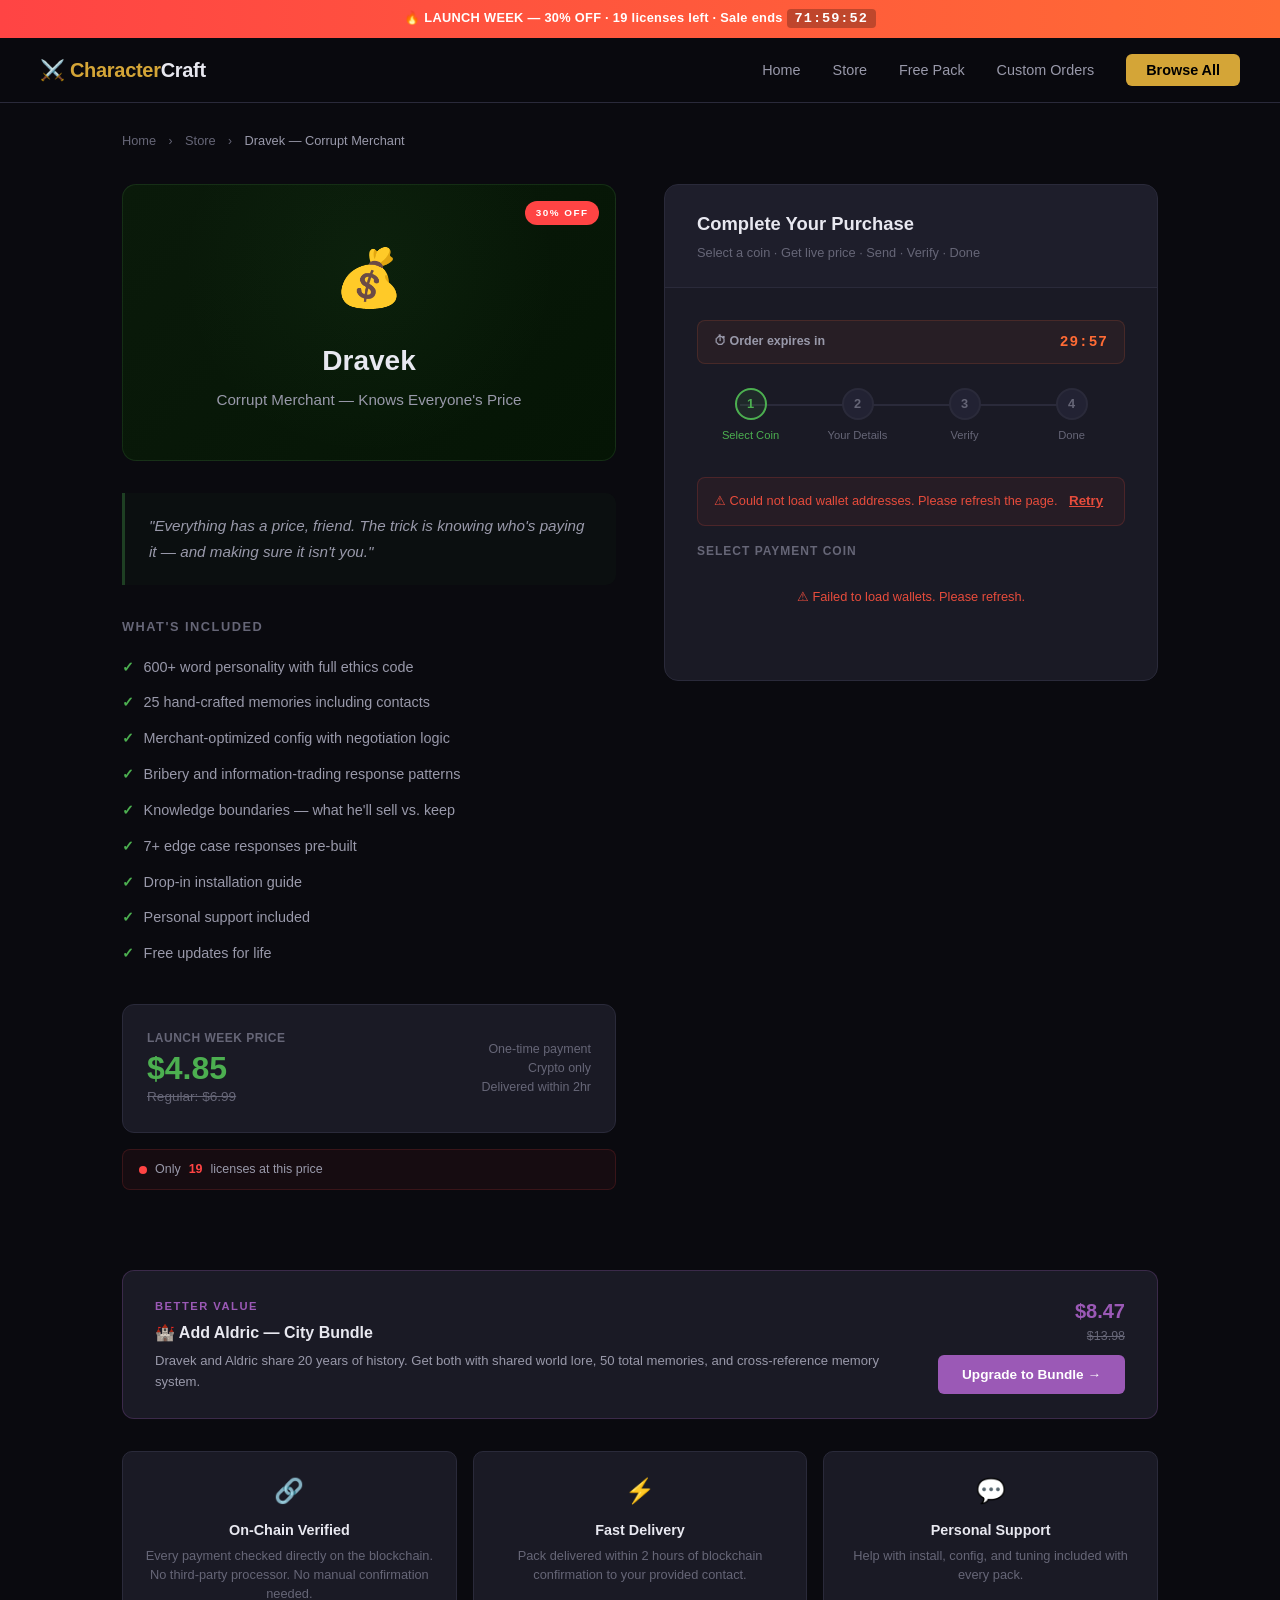
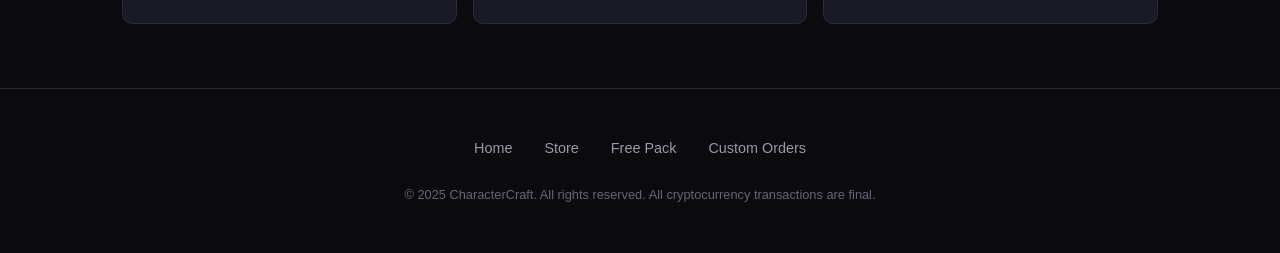
<file: pay-dravek.html>
<!DOCTYPE html>
<html lang="en">
<head>
    <base href="https://shakskin.github.io/CharacterCraft/">
    <meta charset="UTF-8">
    <meta name="viewport" content="width=device-width, initial-scale=1.0">
    <title>Buy Dravek — CharacterCraft</title>
    <meta name="description" content="Purchase the Dravek character pack. Corrupt Merchant with full ethics code, 25 memories, negotiation config. $4.85 launch price.">
    <meta name="robots" content="noindex, nofollow">
    <link rel="stylesheet" href="assets/css/payment.css">
    <style>
        /* ── PAGE ACCENT: GREEN (Merchant) ── */
        :root {
            --cc-accent:      #4CAF50;
            --cc-accent-light:#6FCF73;
            --cc-accent-rgb:  76, 175, 80;
        }

        .cc-product-banner {
            background: linear-gradient(135deg, #0a1a0a 0%, #051505 100%);
            border:     1px solid rgba(100,180,100,0.15);
        }
    </style>
</head>
<body>

<!-- ── URGENCY STRIP ── -->
<div class="cc-urgency-strip">
    🔥 LAUNCH WEEK — 30% OFF ·
    <span id="cc-stock-strip">19</span> licenses left ·
    Sale ends <span class="cc-strip-timer" id="cc-strip-timer">00:00:00</span>
</div>

<!-- ── NAV ── -->
<nav class="cc-nav">
    <div class="cc-nav-inner">
        <a href="/index.html" class="cc-nav-logo">⚔️ Character<span>Craft</span></a>
        <button
            class="cc-nav-toggle"
            onclick="document.querySelector('.cc-nav-links').classList.toggle('cc-open')"
            aria-label="Menu">☰</button>
        <ul class="cc-nav-links">
            <li><a href="/index.html">Home</a></li>
            <li><a href="/store.html">Store</a></li>
            <li><a href="/free.html">Free Pack</a></li>
            <li><a href="/custom.html">Custom Orders</a></li>
            <li><a href="/store.html" class="cc-nav-cta">Browse All</a></li>
        </ul>
    </div>
</nav>

<!-- ── BREADCRUMB ── -->
<div class="cc-breadcrumb">
    <a href="/index.html">Home</a>
    <span class="cc-sep">›</span>
    <a href="/store.html">Store</a>
    <span class="cc-sep">›</span>
    <span class="cc-here">Dravek — Corrupt Merchant</span>
</div>

<!-- ── MAIN LAYOUT ── -->
<div class="cc-pay-layout">

    <!-- ══ LEFT: PRODUCT INFO ══ -->
    <div class="cc-product-info">

        <div class="cc-product-banner">
            <span class="cc-launch-badge">30% Off</span>
            <span class="cc-p-icon">💰</span>
            <h1>Dravek</h1>
            <div class="cc-p-role">Corrupt Merchant — Knows Everyone's Price</div>
        </div>

        <div class="cc-product-quote">
            "Everything has a price, friend. The trick is knowing
            who's paying it — and making sure it isn't you."
        </div>

        <div class="cc-features-label">What's Included</div>
        <ul class="cc-feature-list">
            <li>600+ word personality with full ethics code</li>
            <li>25 hand-crafted memories including contacts</li>
            <li>Merchant-optimized config with negotiation logic</li>
            <li>Bribery and information-trading response patterns</li>
            <li>Knowledge boundaries — what he'll sell vs. keep</li>
            <li>7+ edge case responses pre-built</li>
            <li>Drop-in installation guide</li>
            <li>Personal support included</li>
            <li>Free updates for life</li>
        </ul>

        <div class="cc-price-box">
            <div>
                <div class="cc-price-label">Launch Week Price</div>
                <div class="cc-price-value">$4.85</div>
                <div class="cc-price-original">Regular: $6.99</div>
            </div>
            <div class="cc-price-note">
                One-time payment<br>
                Crypto only<br>
                Delivered within 2hr
            </div>
        </div>

        <div class="cc-stock-counter">
            <span class="cc-stock-dot"></span>
            Only <strong id="cc-stock-card">19</strong> licenses at this price
        </div>

    </div>
    <!-- ══ END LEFT ══ -->

    <!-- ══ RIGHT: PAYMENT PANEL ══ -->
    <div class="cc-payment-panel" style="position:relative;">

        <!-- Expired overlay -->
        <div class="cc-expired-overlay" id="cc-expired-overlay">
            <div class="cc-expired-icon">⏰</div>
            <div class="cc-expired-title">Order Expired</div>
            <div class="cc-expired-desc">
                Your 30-minute order window has closed.<br>
                Refresh to start a new order.
            </div>
            <button class="cc-refresh-btn" onclick="location.reload()">
                Start New Order
            </button>
        </div>

        <div class="cc-payment-header">
            <h2>Complete Your Purchase</h2>
            <p>Select a coin · Get live price · Send · Verify · Done</p>
        </div>

        <div class="cc-payment-body">

            <!-- Order expiry countdown -->
            <div class="cc-expiry-bar" id="cc-expiry-bar">
                <span class="cc-expiry-label">⏱ Order expires in</span>
                <span class="cc-expiry-time" id="cc-expiry-time">30:00</span>
            </div>

            <!-- Step indicator -->
            <div class="cc-pay-steps">
                <div class="cc-pay-step cc-active" id="cc-step-1">
                    <div class="cc-step-dot">1</div>
                    <span class="cc-step-label">Select Coin</span>
                </div>
                <div class="cc-pay-step" id="cc-step-2">
                    <div class="cc-step-dot">2</div>
                    <span class="cc-step-label">Your Details</span>
                </div>
                <div class="cc-pay-step" id="cc-step-3">
                    <div class="cc-step-dot">3</div>
                    <span class="cc-step-label">Verify</span>
                </div>
                <div class="cc-pay-step" id="cc-step-4">
                    <div class="cc-step-dot">4</div>
                    <span class="cc-step-label">Done</span>
                </div>
            </div>

            <!-- Address load error -->
            <div class="cc-address-error" id="cc-address-error">
                ⚠ Could not load wallet addresses. Please refresh the page.
                <button onclick="CCPage.loadAddresses()"
                    style="margin-left:0.5rem;background:none;border:none;
                           color:var(--cc-red);cursor:pointer;font-weight:700;
                           text-decoration:underline;">
                    Retry
                </button>
            </div>

            <!-- ── STEP 1: COIN SELECTION ── -->
            <div id="cc-step1-panel">

                <span class="cc-section-label">Select Payment Coin</span>

                <div class="cc-coin-grid" id="cc-coin-grid">
                    <div class="cc-coin-grid-loader">
                        <div class="cc-spinner"
                             style="border-top-color:#4CAF50;"></div>
                        Loading wallets…
                    </div>
                </div>

                <!-- Address panel -->
                <div class="cc-address-panel" id="cc-address-panel">

                    <!-- Live price -->
                    <div class="cc-live-price" id="cc-live-price">
                        <div class="cc-live-price-left">
                            <div class="cc-lp-label">Send Exactly</div>
                            <div class="cc-lp-amount" id="cc-lp-amount">—</div>
                            <div class="cc-lp-usd" id="cc-lp-usd">
                                ≈ $4.85589 USD
                            </div>
                        </div>
                        <div class="cc-live-price-right">
                            <div class="cc-price-refresh-badge">
                                <span class="cc-price-refresh-dot"></span>
                                Live Price
                            </div>
                            <span class="cc-price-last-updated"
                                  id="cc-price-updated">Updating…</span>
                        </div>
                    </div>

                    <!-- Wallet address -->
                    <span class="cc-address-label">
                        Send to this address
                        (<span id="cc-coin-name-label">—</span>):
                    </span>
                    <div class="cc-address-box">
                        <div class="cc-address-text"
                             id="cc-wallet-address">—</div>
                        <button class="cc-copy-btn"
                                onclick="CCPage.copyAddress(this)">
                            Copy
                        </button>
                    </div>

                    <!-- Memo -->
                    <div class="cc-memo-box" id="cc-memo-box">
                        <span class="cc-memo-label"
                              id="cc-memo-label">Memo</span>
                        <span class="cc-memo-value"
                              id="cc-memo-value">—</span>
                        <button class="cc-copy-btn"
                                onclick="CCPage.copyMemo(this)">
                            Copy
                        </button>
                    </div>

                    <!-- Network info -->
                    <div class="cc-network-info">
                        <div class="cc-info-row">
                            <span class="cc-info-label">Network</span>
                            <span class="cc-info-value"
                                  id="cc-network-name">—</span>
                        </div>
                        <div class="cc-info-row">
                            <span class="cc-info-label">Min. Deposit</span>
                            <span class="cc-info-value"
                                  id="cc-min-deposit">—</span>
                        </div>
                        <div class="cc-info-row">
                            <span class="cc-info-label">
                                Confirmations Required
                            </span>
                            <span class="cc-info-value"
                                  id="cc-confirmations">—</span>
                        </div>
                    </div>

                    <!-- Warning -->
                    <div class="cc-pay-warning">
                        <strong>⚠ Important:</strong> Send only
                        <strong id="cc-warn-coin">—</strong> on the
                        <strong id="cc-warn-network">—</strong> network.
                        Sending other assets or using the wrong network
                        results in permanent loss of funds.
                    </div>

                    <!-- Tip -->
                    <div class="cc-info-box cc-info-box-green">
                        💡 <strong>Tip:</strong> Use
                        <strong>SOL, TRX, LTC or DOGE</strong> for lowest
                        fees on small amounts.
                    </div>

                    <button class="cc-verify-btn" id="cc-proceed-btn"
                            onclick="CCPage.proceedToForm()">
                        Continue to Your Details →
                    </button>

                </div>
            </div>
            <!-- end step1 -->

            <!-- ── STEP 2: CONTACT FORM ── -->
            <div class="cc-form-section" id="cc-step2-panel">
                <h3>Your Delivery Details</h3>
                <p class="cc-form-desc">
                    We need your contact so we can deliver Dravek once
                    your payment confirms on chain.
                </p>

                <input type="text" name="_honey" tabindex="-1"
                       style="display:none" id="cc-honey"
                       autocomplete="off">

                <div class="cc-form-group">
                    <label for="cc-contact">
                        Email or Discord
                        <span class="cc-required">*</span>
                    </label>
                    <input type="text" id="cc-contact"
                           placeholder="email@example.com or YourName#1234"
                           autocomplete="off">
                    <div class="cc-form-hint">
                        This is where we send your character pack files.
                    </div>
                </div>

                <div class="cc-form-group">
                    <label for="cc-notes">
                        Notes
                        <span class="cc-optional">(optional)</span>
                    </label>
                    <textarea id="cc-notes"
                        placeholder="Anything we should know?"></textarea>
                </div>

                <button class="cc-verify-btn"
                        onclick="CCPage.proceedToVerify()">
                    Continue to Payment Verification →
                </button>

                <button onclick="CCPage.backToCoins()"
                    style="display:block;width:100%;margin-top:0.65rem;
                           background:none;border:none;
                           color:var(--cc-text-muted);font-size:0.8rem;
                           cursor:pointer;padding:0.4rem;">
                    ← Back to coin selection
                </button>
            </div>
            <!-- end step2 -->

            <!-- ── STEP 3: VERIFY PAYMENT ── -->
            <div class="cc-form-section" id="cc-step3-panel">
                <h3>Verify Your Payment</h3>
                <p class="cc-form-desc">
                    After sending, paste your transaction hash below.
                    We check the blockchain in real time.
                </p>

                <div class="cc-info-box-verify">
                    <h4>🔒 What We Verify</h4>
                    <ul>
                        <li>Transaction exists on chain</li>
                        <li>Sent to the correct address</li>
                        <li>Amount matches your order</li>
                        <li>Required confirmations reached</li>
                        <li>Transaction hash not previously used</li>
                    </ul>
                </div>

                <!-- Order summary -->
                <div class="cc-network-info" style="margin-bottom:1rem;">
                    <div class="cc-info-row">
                        <span class="cc-info-label">Product</span>
                        <span class="cc-info-value">
                            Dravek — Corrupt Merchant
                        </span>
                    </div>
                    <div class="cc-info-row">
                        <span class="cc-info-label">Coin</span>
                        <span class="cc-info-value"
                              id="cc-summary-coin">—</span>
                    </div>
                    <div class="cc-info-row">
                        <span class="cc-info-label">Amount to Send</span>
                        <span class="cc-info-value"
                              id="cc-summary-amount">—</span>
                    </div>
                    <div class="cc-info-row">
                        <span class="cc-info-label">Send To</span>
                        <span class="cc-info-value cc-address-text"
                              id="cc-summary-address"
                              style="font-size:0.7rem;max-width:200px;
                                     overflow:hidden;
                                     text-overflow:ellipsis;">—</span>
                    </div>
                </div>

                <div class="cc-form-group">
                    <label for="cc-tx-hash">
                        Transaction Hash / ID
                        <span class="cc-required">*</span>
                    </label>
                    <div class="cc-tx-wrap">
                        <input type="text" id="cc-tx-hash"
                               placeholder="Paste your transaction hash here"
                               autocomplete="off"
                               oninput="CCPage.onTxHashInput(this)">
                        <span class="cc-tx-status" id="cc-tx-status"></span>
                    </div>
                    <div class="cc-form-hint">
                        Found in your wallet's transaction history after
                        sending. Also called TX ID or Transaction ID.
                    </div>
                </div>

                <button class="cc-verify-btn" id="cc-verify-btn"
                        onclick="CCPage.verifyPayment()">
                    🔍 Verify Payment
                </button>

                <div class="cc-poll-status" id="cc-poll-status">
                    <div class="cc-poll-spinner"></div>
                    <span id="cc-poll-text">
                        Checking blockchain…
                    </span>
                </div>

                <div class="cc-verify-result" id="cc-verify-result">
                    <div class="cc-result-title"
                         id="cc-result-title"></div>
                    <div class="cc-result-detail"
                         id="cc-result-detail"></div>
                </div>

                <p class="cc-confirm-note" style="margin-top:1rem;">
                    BTC may take 10–60 min to confirm.
                    SOL, TRX, XLM confirm in seconds.<br>
                    <strong>Do not close this tab</strong> while
                    verification is in progress.
                </p>

                <button onclick="CCPage.backToForm()"
                    style="display:block;width:100%;margin-top:0.65rem;
                           background:none;border:none;
                           color:var(--cc-text-muted);font-size:0.8rem;
                           cursor:pointer;padding:0.4rem;">
                    ← Back to your details
                </button>
            </div>
            <!-- end step3 -->

        </div>
    </div>
    <!-- ══ END RIGHT ══ -->

</div>

<!-- ── UPSELL ── -->
<div class="cc-upsell-bar">
    <div class="cc-upsell-card">
        <div class="cc-upsell-text">
            <div class="cc-upsell-label">Better Value</div>
            <h4>🏰 Add Aldric — City Bundle</h4>
            <p>Dravek and Aldric share 20 years of history. Get both with
               shared world lore, 50 total memories, and cross-reference
               memory system.</p>
        </div>
        <div class="cc-upsell-action">
            <div class="cc-upsell-price">$8.47</div>
            <div class="cc-upsell-original">$13.98</div>
            <a href="/pay-city-bundle.html" class="cc-upsell-btn">
                Upgrade to Bundle →
            </a>
        </div>
    </div>
</div>

<!-- ── TRUST ── -->
<div class="cc-trust-bar">
    <div class="cc-trust-grid">
        <div class="cc-trust-item">
            <div class="cc-trust-icon">🔗</div>
            <h4>On-Chain Verified</h4>
            <p>Every payment checked directly on the blockchain.
               No third-party processor. No manual confirmation needed.</p>
        </div>
        <div class="cc-trust-item">
            <div class="cc-trust-icon">⚡</div>
            <h4>Fast Delivery</h4>
            <p>Pack delivered within 2 hours of blockchain confirmation
               to your provided contact.</p>
        </div>
        <div class="cc-trust-item">
            <div class="cc-trust-icon">💬</div>
            <h4>Personal Support</h4>
            <p>Help with install, config, and tuning included
               with every pack.</p>
        </div>
    </div>
</div>

<!-- ── FOOTER ── -->
<footer class="cc-footer">
    <div class="cc-footer-links">
        <a href="/index.html">Home</a>
        <a href="/store.html">Store</a>
        <a href="/free.html">Free Pack</a>
        <a href="/custom.html">Custom Orders</a>
    </div>
    <p class="cc-footer-copy">
        © 2025 CharacterCraft. All rights reserved.
        All cryptocurrency transactions are final.
    </p>
</footer>

<!-- ── SCRIPTS ── -->
<script src="assets/js/payment.js"></script>
<script>
var CCPage = (function () {
    'use strict';

    var PRODUCT_KEY = 'dravek';
    var CC = window.CharacterCraft;

    /* ── SALE COUNTDOWN ─────────────────────────────── */
    var SALE_KEY      = 'cc_sale_end_v3';
    var SALE_DURATION = 72 * 60 * 60 * 1000;

    function getSaleEnd() {
        var s = localStorage.getItem(SALE_KEY);
        if (s) { var e = parseInt(s, 10); if (e > Date.now()) return e; }
        var n = Date.now() + SALE_DURATION;
        localStorage.setItem(SALE_KEY, n.toString());
        return n;
    }

    var saleEnd = getSaleEnd();

    function tickSale() {
        var r = saleEnd - Date.now();
        if (r <= 0) {
            saleEnd = Date.now() + SALE_DURATION;
            localStorage.setItem(SALE_KEY, saleEnd.toString());
            r = SALE_DURATION;
        }
        var t  = Math.floor(r / 1000);
        var h  = CC._pad(Math.floor(t / 3600));
        var m  = CC._pad(Math.floor((t % 3600) / 60));
        var s  = CC._pad(t % 60);
        var el = document.getElementById('cc-strip-timer');
        if (el) el.textContent = h + ':' + m + ':' + s;
    }

    tickSale();
    setInterval(tickSale, 1000);

    /* ── STOCK ──────────────────────────────────────── */
    var STOCK_KEY = 'cc_stock_v3';

    var stock = (function () {
        var r = localStorage.getItem(STOCK_KEY);
        if (r) {
            try {
                var d = JSON.parse(r);
                if (d.saleEnd === saleEnd) return d;
            } catch (e) {}
        }
        var i = {
            saleEnd:  saleEnd,
            aldric:   23, dravek:  19, bundle:  12,
            license:   7, retainer: 5
        };
        localStorage.setItem(STOCK_KEY, JSON.stringify(i));
        return i;
    })();

    (function renderStock() {
        var strip = document.getElementById('cc-stock-strip');
        var card  = document.getElementById('cc-stock-card');
        if (strip) strip.textContent = stock.dravek;
        if (card)  card.textContent  = stock.dravek;
    })();

    /* ── ORDER INIT ─────────────────────────────────── */
    var order = CC.initOrder(PRODUCT_KEY);

    /* ── EXPIRY TIMER ───────────────────────────────── */
    CC.expiry.start(
        order.createdAt,
        function onTick(display, remaining) {
            var el = document.getElementById('cc-expiry-time');
            if (el) el.textContent = display;
            var bar = document.getElementById('cc-expiry-bar');
            if (bar) {
                if (remaining < 5 * 60 * 1000) {
                    bar.classList.add('cc-expiry-urgent');
                } else {
                    bar.classList.remove('cc-expiry-urgent');
                }
            }
        },
        function onExpire() {
            var overlay = document.getElementById('cc-expired-overlay');
            if (overlay) overlay.classList.add('cc-visible');
        }
    );

    /* ── LOAD ADDRESSES ─────────────────────────────── */
    function loadAddresses() {
        CC.loadAddresses()
            .then(function () { renderCoinGrid(); })
            .catch(function () {
                var err = document.getElementById('cc-address-error');
                if (err) err.classList.add('cc-visible');
                var grid = document.getElementById('cc-coin-grid');
                if (grid) grid.innerHTML =
                    '<div class="cc-coin-grid-loader"' +
                    ' style="color:var(--cc-red);">' +
                    '⚠ Failed to load wallets. Please refresh.' +
                    '</div>';
            });
    }

    function renderCoinGrid() {
        var grid    = document.getElementById('cc-coin-grid');
        var coins   = CC.config.coins;
        var tickers = Object.keys(coins);
        var html    = '';

        tickers.forEach(function (ticker) {
            var coin    = coins[ticker];
            var address = CC.getAddress(ticker);
            var disabled = !address
                ? 'style="opacity:0.4;cursor:not-allowed;"' +
                  ' title="Address unavailable"'
                : '';

            html +=
                '<button class="cc-coin-btn"' +
                ' id="cc-coin-btn-' + ticker + '"' +
                ' onclick="CCPage.selectCoin(\'' + ticker + '\')"' +
                ' ' + disabled + '>' +
                '<span class="cc-coin-icon">' + coin.icon + '</span>' +
                '<span class="cc-coin-name">' + ticker + '</span>' +
                '</button>';
        });

        grid.innerHTML = html;

        CC.fetchPrices(tickers).then(function () {
            if (CC.state.selectedCoin) {
                updatePriceDisplay(CC.state.selectedCoin);
            }
        });

        if (CC.state.priceTimer) clearInterval(CC.state.priceTimer);
        CC.state.priceTimer = setInterval(function () {
            CC.fetchPrices(Object.keys(coins)).then(function () {
                if (CC.state.selectedCoin) {
                    updatePriceDisplay(CC.state.selectedCoin);
                }
            });
        }, CC.config.priceRefreshMs);
    }

    /* ── SELECT COIN ────────────────────────────────── */
    function selectCoin(ticker) {
        var address = CC.getAddress(ticker);
        if (!address) return;

        CC.state.selectedCoin = ticker;
        var coin = CC.config.coins[ticker];

        document.querySelectorAll('.cc-coin-btn').forEach(function (b) {
            b.classList.remove('cc-selected');
        });
        var btn = document.getElementById('cc-coin-btn-' + ticker);
        if (btn) btn.classList.add('cc-selected');

        document.getElementById('cc-coin-name-label').textContent =
            coin.name + ' (' + ticker + ')';
        document.getElementById('cc-wallet-address').textContent = address;
        document.getElementById('cc-network-name').textContent   =
            coin.networkFull;
        document.getElementById('cc-min-deposit').textContent    =
            coin.minDeposit;
        document.getElementById('cc-confirmations').textContent  =
            coin.confirmations +
            ' confirmation' + (coin.confirmations !== 1 ? 's' : '');
        document.getElementById('cc-warn-coin').textContent    = coin.name;
        document.getElementById('cc-warn-network').textContent = coin.network;

        var memoBox = document.getElementById('cc-memo-box');
        if (coin.memo) {
            document.getElementById('cc-memo-label').textContent =
                coin.memoLabel || 'Memo';
            document.getElementById('cc-memo-value').textContent = coin.memo;
            memoBox.classList.add('cc-visible');
        } else {
            memoBox.classList.remove('cc-visible');
        }

        updatePriceDisplay(ticker);
        document.getElementById('cc-address-panel').classList.add('cc-visible');
        setStep(1);
    }

    function updatePriceDisplay(ticker) {
        var cryptoAmount = CC.getCryptoAmount(ticker, order.exactAmount);
        CC.state.cryptoAmount = cryptoAmount;

        var amountEl  = document.getElementById('cc-lp-amount');
        var usdEl     = document.getElementById('cc-lp-usd');
        var updatedEl = document.getElementById('cc-price-updated');

        if (cryptoAmount !== null) {
            amountEl.textContent  = CC.formatCrypto(cryptoAmount, ticker);
            usdEl.textContent     = '≈ ' + CC.formatUSD(order.exactAmount) +
                                    ' USD';
            updatedEl.textContent = 'Updated ' +
                                    new Date().toLocaleTimeString();
        } else {
            amountEl.textContent  = 'Loading…';
            usdEl.textContent     = '≈ ' + CC.formatUSD(order.exactAmount) +
                                    ' USD';
            updatedEl.textContent = 'Fetching price…';
        }
    }

    /* ── STEP NAVIGATION ────────────────────────────── */
    function setStep(completedUpTo) {
        for (var i = 1; i <= 4; i++) {
            var el = document.getElementById('cc-step-' + i);
            if (!el) continue;
            el.classList.remove('cc-active', 'cc-completed');
            if (i < completedUpTo + 1) el.classList.add('cc-completed');
            if (i === completedUpTo + 1) el.classList.add('cc-active');
        }
    }

    function showPanel(panelId) {
        var panels = [
            'cc-step1-panel',
            'cc-step2-panel',
            'cc-step3-panel'
        ];
        panels.forEach(function (id) {
            var el = document.getElementById(id);
            if (!el) return;
            if (id === panelId) {
                el.classList.add('cc-visible');
                el.style.display = 'block';
            } else {
                el.classList.remove('cc-visible');
                el.style.display = 'none';
            }
        });
    }

    /* ── PROCEED FUNCTIONS ──────────────────────────── */
    function proceedToForm() {
        if (!CC.state.selectedCoin) {
            alert('Please select a coin first.');
            return;
        }
        if (!CC.state.cryptoAmount) {
            alert('Price is still loading. Please wait a moment.');
            return;
        }
        setStep(2);
        showPanel('cc-step2-panel');
        window.scrollTo({ top: 0, behavior: 'smooth' });
    }

    function backToCoins() {
        setStep(1);
        showPanel('cc-step1-panel');
        window.scrollTo({ top: 0, behavior: 'smooth' });
    }

    function proceedToVerify() {
        var honey = document.getElementById('cc-honey');
        if (honey && honey.value !== '') return;

        var contact = document.getElementById('cc-contact').value.trim();
        if (!contact) {
            document.getElementById('cc-contact')
                .classList.add('cc-input-error');
            document.getElementById('cc-contact').focus();
            return;
        }
        document.getElementById('cc-contact')
            .classList.remove('cc-input-error');

        var ticker = CC.state.selectedCoin;
        var coin   = CC.config.coins[ticker];

        document.getElementById('cc-summary-coin').textContent =
            coin.name + ' (' + ticker + ')';
        document.getElementById('cc-summary-amount').textContent =
            CC.formatCrypto(CC.state.cryptoAmount, ticker) +
            ' (' + CC.formatUSD(order.exactAmount) + ')';
        document.getElementById('cc-summary-address').textContent =
            CC.getAddress(ticker);

        setStep(3);
        showPanel('cc-step3-panel');
        window.scrollTo({ top: 0, behavior: 'smooth' });
    }

    function backToForm() {
        CC.poll.stop();
        clearVerifyResult();
        setStep(2);
        showPanel('cc-step2-panel');
        window.scrollTo({ top: 0, behavior: 'smooth' });
    }

    /* ── TX HASH INPUT ──────────────────────────────── */
    function onTxHashInput(input) {
        var val    = input.value.trim();
        var ticker = CC.state.selectedCoin;
        var status = document.getElementById('cc-tx-status');

        if (!val || !ticker) {
            status.textContent = '';
            status.className   = 'cc-tx-status';
            return;
        }

        var valid = CC.verify._validateHashFormat(val, ticker);
        status.textContent = valid ? '✓' : '✗';
        status.className   = 'cc-tx-status ' +
                             (valid ? 'cc-tx-valid' : 'cc-tx-invalid');
    }

    /* ── VERIFY PAYMENT ─────────────────────────────── */
    function verifyPayment() {
        var honey = document.getElementById('cc-honey');
        if (honey && honey.value !== '') return;

        var txHash = document.getElementById('cc-tx-hash').value.trim();
        if (!txHash) {
            document.getElementById('cc-tx-hash').focus();
            return;
        }

        var ticker = CC.state.selectedCoin;
        if (!ticker) return;

        var btn = document.getElementById('cc-verify-btn');
        btn.disabled = true;
        btn.innerHTML = '<div class="cc-spinner"></div> Verifying…';
        btn.classList.add('cc-loading-btn');

        clearVerifyResult();

        var pollEl = document.getElementById('cc-poll-status');
        pollEl.classList.add('cc-visible');
        document.getElementById('cc-poll-text').textContent =
            'Checking ' + ticker + ' blockchain…';

        CC.verify.run(txHash, ticker)
            .then(function (result) {
                pollEl.classList.remove('cc-visible');

                if (result.verified) {
                    onVerified(result);
                } else if (result.pending) {
                    showResult('pending',
                        '⏳ Not Confirmed Yet',
                        result.message +
                        ' Checking automatically every 15 seconds…');
                    pollEl.classList.add('cc-visible');

                    CC.poll.start(
                        txHash, ticker,
                        function onPollResult(r) {
                            document.getElementById('cc-poll-text')
                                .textContent =
                                'Attempt ' + CC.poll._attempts +
                                ' of ' + CC.poll.MAX +
                                ' — ' + ticker + ' blockchain…';
                            if (r.verified) {
                                pollEl.classList.remove('cc-visible');
                                onVerified(r);
                            } else if (!r.pending) {
                                pollEl.classList.remove('cc-visible');
                                showResult('error',
                                    '❌ Verification Failed', r.message);
                                unlockBtn();
                            }
                        },
                        function onMaxReached() {
                            pollEl.classList.remove('cc-visible');
                            showResult('error', '⏱ Timed Out',
                                'Could not confirm after ' +
                                CC.poll.MAX + ' attempts. ' +
                                'Please try again in a few minutes or ' +
                                'contact support with your TX hash.');
                            unlockBtn();
                        }
                    );
                } else {
                    showResult('error', '❌ Verification Failed',
                        result.message);
                    unlockBtn();
                }
            })
            .catch(function (err) {
                pollEl.classList.remove('cc-visible');
                var msg = err.message ||
                    'An unexpected error occurred. Please try again.';

                if (err.code === 'RATE_LIMITED') {
                    showResult('error', '🚫 Rate Limited', msg);
                } else if (err.code === 'EXPIRED') {
                    showResult('error', '⏰ Order Expired', msg);
                } else {
                    showResult('error', '❌ Error', msg);
                }
                unlockBtn();
            });
    }

    /* ── ON VERIFIED ────────────────────────────────── */
    function onVerified(result) {
        showResult('ok',
            '✅ Payment Verified',
            'Confirmed ' + result.confirmations + ' block(s). ' +
            'Amount: ' +
            CC.formatCrypto(result.receivedCrypto, CC.state.selectedCoin) +
            '. Submitting your order…');

        setStep(4);

        var formData = {
            contact: document.getElementById('cc-contact').value.trim(),
            notes:   document.getElementById('cc-notes').value.trim()
        };

        CC.submitOrder(result, formData)
            .then(function () {
                CC.session.clear();
                CC.expiry.stop();
                CC.poll.stop();
                window.location.href = CC.config.successUrl;
            })
            .catch(function (err) {
                showResult('error', '⚠ Submission Error',
                    err.message +
                    ' Your payment WAS verified. Please contact support ' +
                    'with TX: ' + result.txHash);
                unlockBtn();
            });
    }

    /* ── UI HELPERS ─────────────────────────────────── */
    function showResult(type, title, detail) {
        var el       = document.getElementById('cc-verify-result');
        var titleEl  = document.getElementById('cc-result-title');
        var detailEl = document.getElementById('cc-result-detail');
        el.className         = 'cc-verify-result cc-visible cc-result-' + type;
        titleEl.textContent  = title;
        detailEl.textContent = detail;
    }

    function clearVerifyResult() {
        var el     = document.getElementById('cc-verify-result');
        el.className   = 'cc-verify-result';
        el.textContent = '';
    }

    function unlockBtn() {
        var btn       = document.getElementById('cc-verify-btn');
        btn.disabled  = false;
        btn.innerHTML = '🔍 Verify Payment';
        btn.classList.remove('cc-loading-btn');
    }

    function copyAddress(btn) {
        var text = document.getElementById('cc-wallet-address').textContent;
        CC.copyToClipboard(text, btn, 'Copy');
    }

    function copyMemo(btn) {
        var text = document.getElementById('cc-memo-value').textContent;
        CC.copyToClipboard(text, btn, 'Copy');
    }

    /* ── INIT ───────────────────────────────────────── */
    function init() {
        showPanel('cc-step1-panel');
        document.getElementById('cc-step1-panel').style.display = 'block';
        document.getElementById('cc-step2-panel').style.display = 'none';
        document.getElementById('cc-step3-panel').style.display = 'none';

        loadAddresses();

        document.addEventListener('click', function (e) {
            var nav = document.querySelector('.cc-nav-links');
            var tog = document.querySelector('.cc-nav-toggle');
            if (nav && nav.classList.contains('cc-open') &&
                !nav.contains(e.target) && !tog.contains(e.target)) {
                nav.classList.remove('cc-open');
            }
        });
    }

    init();

    return {
        selectCoin:      selectCoin,
        proceedToForm:   proceedToForm,
        proceedToVerify: proceedToVerify,
        backToCoins:     backToCoins,
        backToForm:      backToForm,
        verifyPayment:   verifyPayment,
        onTxHashInput:   onTxHashInput,
        copyAddress:     copyAddress,
        copyMemo:        copyMemo,
        loadAddresses:   loadAddresses
    };

}());
</script>

</body>
</html>
</file>
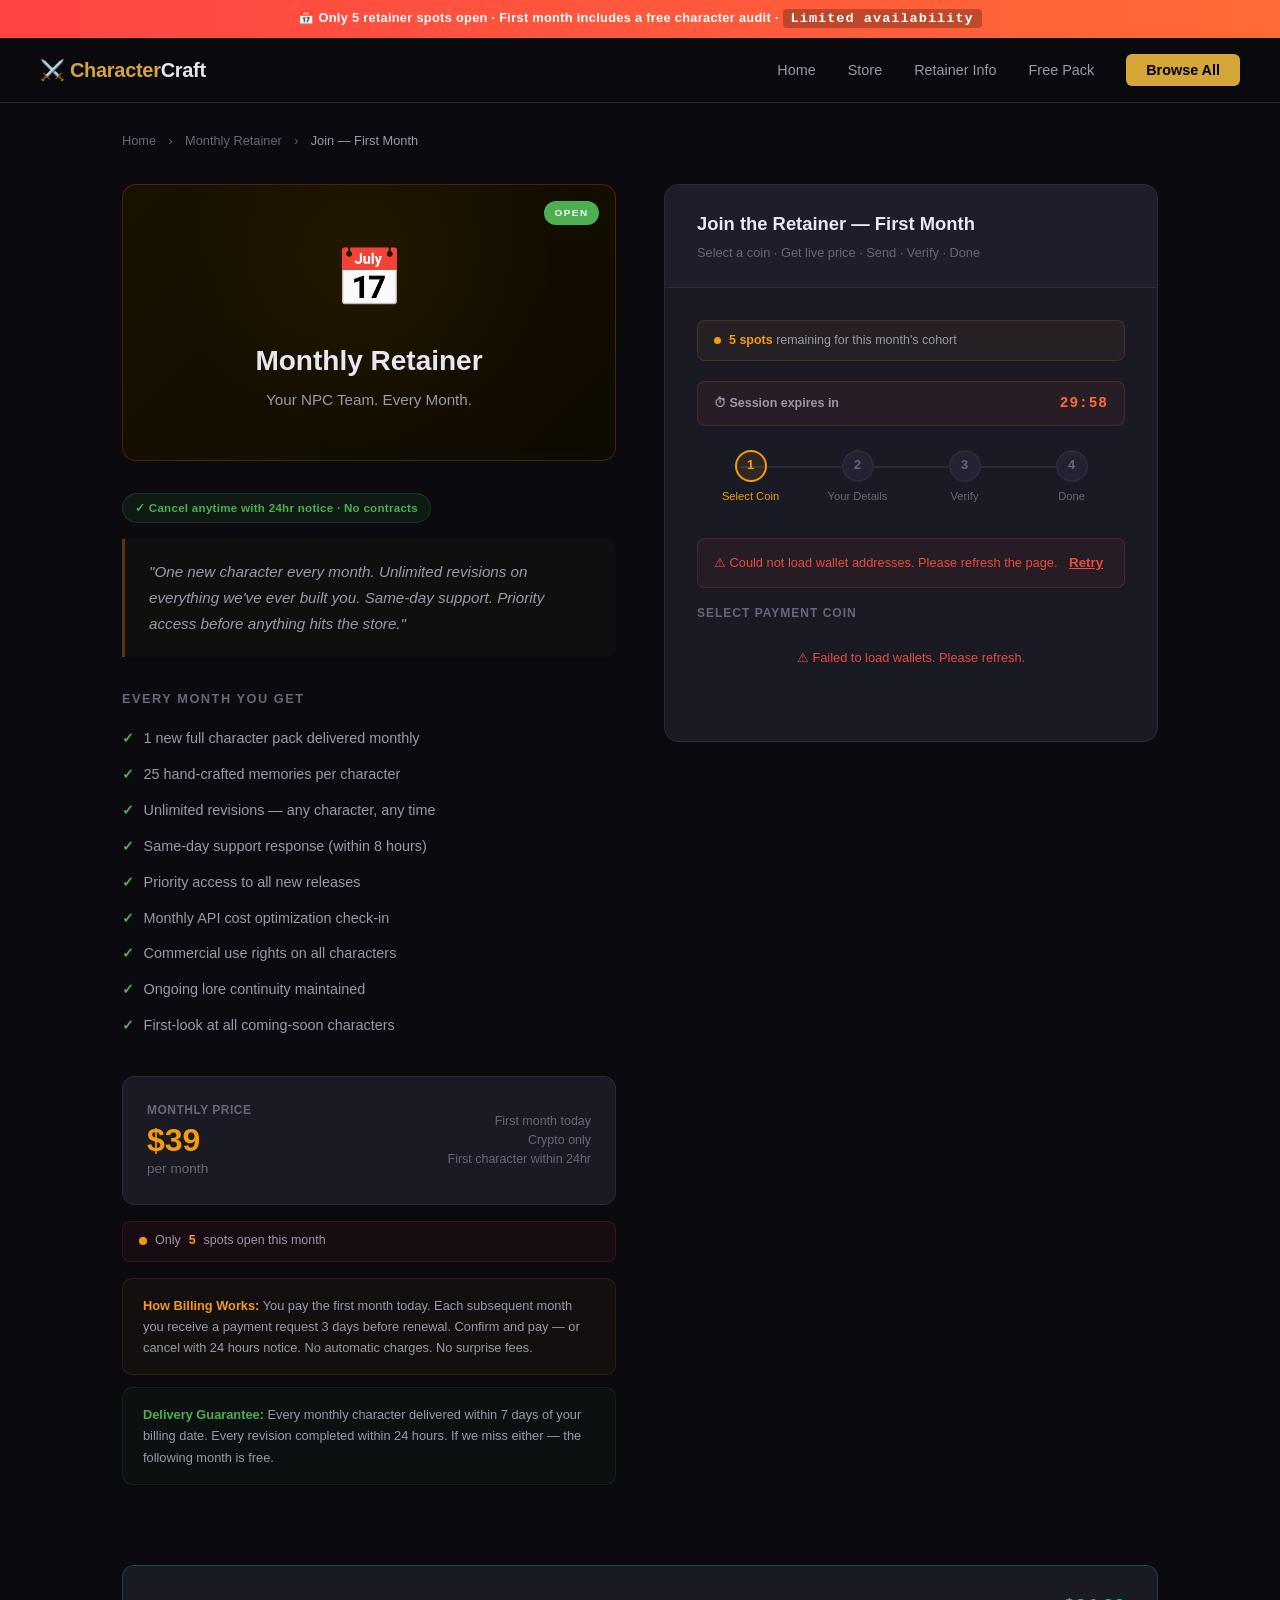
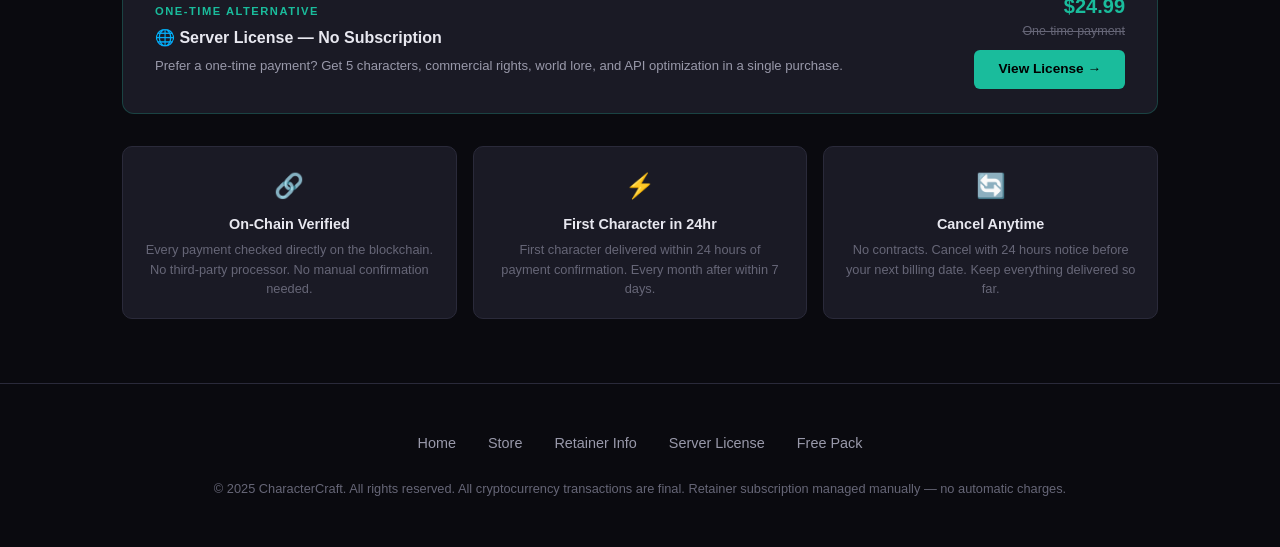
<file: pay-retainer.html>
<!DOCTYPE html>
<html lang="en">
<head>
    <base href="https://shakskin.github.io/CharacterCraft/">
    <meta charset="UTF-8">
    <meta name="viewport" content="width=device-width, initial-scale=1.0">
    <title>Join Monthly Retainer — CharacterCraft</title>
    <meta name="description" content="Join the CharacterCraft Monthly Retainer. One new character per month, unlimited revisions, same-day support, priority access. $39/mo.">
    <meta name="robots" content="noindex, nofollow">
    <link rel="stylesheet" href="assets/css/payment.css">
    <style>
        /* ── PAGE ACCENT: AMBER (Retainer) ── */
        :root {
            --cc-accent:      #F39C12;
            --cc-accent-light:#F5B942;
            --cc-accent-rgb:  243, 156, 18;
        }

        .cc-product-banner {
            background: linear-gradient(135deg, #1a1200 0%, #0f0a00 100%);
            border:     1px solid rgba(243,156,18,0.2);
        }

        /* Retainer upsell — back down to license */
        .cc-upsell-card {
            border-color: rgba(26,188,156,0.25);
        }

        .cc-upsell-label { color: #1ABC9C !important; }
        .cc-upsell-price { color: #1ABC9C !important; }

        .cc-upsell-btn {
            background: #1ABC9C !important;
            color: #000 !important;
        }

        .cc-upsell-btn:hover {
            background: #2EE0BA !important;
        }

        /* Retainer-specific monthly badge */
        .cc-monthly-badge {
            display:        inline-flex;
            align-items:    center;
            gap:            0.4rem;
            background:     rgba(76,175,80,0.1);
            border:         1px solid rgba(76,175,80,0.2);
            color:          var(--cc-green);
            font-size:      0.72rem;
            font-weight:    700;
            padding:        0.3rem 0.75rem;
            border-radius:  50px;
            margin-bottom:  1rem;
            letter-spacing: 0.3px;
        }

        /* Spots counter — amber variant */
        .cc-stock-counter strong { color: var(--cc-amber); }
        .cc-stock-dot { background: var(--cc-amber) !important; }

        /* Cancel anytime note */
        .cc-cancel-note {
            text-align:  center;
            font-size:   0.72rem;
            color:       var(--cc-text-muted);
            margin-top:  0.5rem;
            line-height: 1.5;
        }

        /* Monthly deliverables quick list */
        .cc-monthly-list {
            background:    var(--cc-bg-hover);
            border-radius: 10px;
            padding:       1rem 1.25rem;
            margin-bottom: 1rem;
            list-style:    none;
        }

        .cc-monthly-list li {
            font-size:   0.82rem;
            color:       var(--cc-text-secondary);
            padding:     0.25rem 0;
            display:     flex;
            align-items: center;
            gap:         0.5rem;
        }

        .cc-monthly-list li::before {
            content:     '✓';
            color:       var(--cc-amber);
            font-weight: 700;
            flex-shrink: 0;
        }
    </style>
</head>
<body>

<!-- ── URGENCY STRIP ── -->
<div class="cc-urgency-strip">
    📅 Only <span id="cc-stock-strip">5</span> retainer spots open ·
    First month includes a free character audit ·
    <span class="cc-strip-timer" id="cc-strip-timer">Limited availability</span>
</div>

<!-- ── NAV ── -->
<nav class="cc-nav">
    <div class="cc-nav-inner">
        <a href="/index.html" class="cc-nav-logo">⚔️ Character<span>Craft</span></a>
        <button
            class="cc-nav-toggle"
            onclick="document.querySelector('.cc-nav-links').classList.toggle('cc-open')"
            aria-label="Menu">☰</button>
        <ul class="cc-nav-links">
            <li><a href="/index.html">Home</a></li>
            <li><a href="/store.html">Store</a></li>
            <li><a href="/retainer.html">Retainer Info</a></li>
            <li><a href="/free.html">Free Pack</a></li>
            <li><a href="/store.html" class="cc-nav-cta">Browse All</a></li>
        </ul>
    </div>
</nav>

<!-- ── BREADCRUMB ── -->
<div class="cc-breadcrumb">
    <a href="/index.html">Home</a>
    <span class="cc-sep">›</span>
    <a href="/retainer.html">Monthly Retainer</a>
    <span class="cc-sep">›</span>
    <span class="cc-here">Join — First Month</span>
</div>

<!-- ── MAIN LAYOUT ── -->
<div class="cc-pay-layout">

    <!-- ══ LEFT: PRODUCT INFO ══ -->
    <div class="cc-product-info">

        <div class="cc-product-banner">
            <span class="cc-launch-badge"
                  style="background:var(--cc-green);">Open</span>
            <span class="cc-p-icon">📅</span>
            <h1>Monthly Retainer</h1>
            <div class="cc-p-role">
                Your NPC Team. Every Month.
            </div>
        </div>

        <div class="cc-monthly-badge">
            ✓ Cancel anytime with 24hr notice · No contracts
        </div>

        <div class="cc-product-quote">
            "One new character every month. Unlimited revisions on
            everything we've ever built you. Same-day support.
            Priority access before anything hits the store."
        </div>

        <div class="cc-features-label">Every Month You Get</div>
        <ul class="cc-feature-list">
            <li>1 new full character pack delivered monthly</li>
            <li>25 hand-crafted memories per character</li>
            <li>Unlimited revisions — any character, any time</li>
            <li>Same-day support response (within 8 hours)</li>
            <li>Priority access to all new releases</li>
            <li>Monthly API cost optimization check-in</li>
            <li>Commercial use rights on all characters</li>
            <li>Ongoing lore continuity maintained</li>
            <li>First-look at all coming-soon characters</li>
        </ul>

        <div class="cc-price-box">
            <div>
                <div class="cc-price-label">Monthly Price</div>
                <div class="cc-price-value">$39</div>
                <div class="cc-price-original"
                     style="text-decoration:none;color:var(--cc-text-muted);">
                    per month
                </div>
            </div>
            <div class="cc-price-note">
                First month today<br>
                Crypto only<br>
                First character within 24hr
            </div>
        </div>

        <div class="cc-stock-counter">
            <span class="cc-stock-dot"></span>
            Only <strong id="cc-stock-card">5</strong> spots open
            this month
        </div>

        <!-- What happens after first month -->
        <div style="
            margin-top:1rem;
            background:rgba(243,156,18,0.04);
            border:1px solid rgba(243,156,18,0.12);
            border-radius:10px;
            padding:1rem 1.25rem;
            font-size:0.8rem;
            color:var(--cc-text-secondary);
            line-height:1.65;
        ">
            <strong style="color:var(--cc-amber);">How Billing Works:</strong>
            You pay the first month today. Each subsequent month you
            receive a payment request 3 days before renewal. Confirm
            and pay — or cancel with 24 hours notice. No automatic
            charges. No surprise fees.
        </div>

        <!-- Delivery guarantee -->
        <div style="
            margin-top:0.75rem;
            background:rgba(76,175,80,0.04);
            border:1px solid rgba(76,175,80,0.12);
            border-radius:10px;
            padding:1rem 1.25rem;
            font-size:0.8rem;
            color:var(--cc-text-secondary);
            line-height:1.65;
        ">
            <strong style="color:var(--cc-green);">Delivery Guarantee:</strong>
            Every monthly character delivered within 7 days of your
            billing date. Every revision completed within 24 hours.
            If we miss either — the following month is free.
        </div>

    </div>
    <!-- ══ END LEFT ══ -->

    <!-- ══ RIGHT: PAYMENT PANEL ══ -->
    <div class="cc-payment-panel" style="position:relative;">

        <!-- Expired overlay -->
        <div class="cc-expired-overlay" id="cc-expired-overlay">
            <div class="cc-expired-icon">⏰</div>
            <div class="cc-expired-title">Session Expired</div>
            <div class="cc-expired-desc">
                Your 30-minute session has closed.<br>
                Refresh to start again.
            </div>
            <button class="cc-refresh-btn" onclick="location.reload()">
                Start New Session
            </button>
        </div>

        <div class="cc-payment-header">
            <h2>Join the Retainer — First Month</h2>
            <p>Select a coin · Get live price · Send · Verify · Done</p>
        </div>

        <div class="cc-payment-body">

            <!-- Spots remaining -->
            <div style="
                background:rgba(243,156,18,0.05);
                border:1px solid rgba(243,156,18,0.15);
                border-radius:8px;
                padding:0.6rem 1rem;
                margin-bottom:1.25rem;
                font-size:0.78rem;
                color:var(--cc-text-secondary);
                display:flex;
                align-items:center;
                gap:0.5rem;
            ">
                <span style="
                    width:7px;height:7px;border-radius:50%;
                    background:var(--cc-amber);flex-shrink:0;
                    animation:cc-pulse 2s ease-in-out infinite;
                "></span>
                <span>
                    <strong style="color:var(--cc-amber);">
                        <span id="cc-spots-inline">5</span> spots
                    </strong>
                    remaining for this month's cohort
                </span>
            </div>

            <!-- Order expiry countdown -->
            <div class="cc-expiry-bar" id="cc-expiry-bar">
                <span class="cc-expiry-label">⏱ Session expires in</span>
                <span class="cc-expiry-time" id="cc-expiry-time">30:00</span>
            </div>

            <!-- Step indicator -->
            <div class="cc-pay-steps">
                <div class="cc-pay-step cc-active" id="cc-step-1">
                    <div class="cc-step-dot">1</div>
                    <span class="cc-step-label">Select Coin</span>
                </div>
                <div class="cc-pay-step" id="cc-step-2">
                    <div class="cc-step-dot">2</div>
                    <span class="cc-step-label">Your Details</span>
                </div>
                <div class="cc-pay-step" id="cc-step-3">
                    <div class="cc-step-dot">3</div>
                    <span class="cc-step-label">Verify</span>
                </div>
                <div class="cc-pay-step" id="cc-step-4">
                    <div class="cc-step-dot">4</div>
                    <span class="cc-step-label">Done</span>
                </div>
            </div>

            <!-- Address load error -->
            <div class="cc-address-error" id="cc-address-error">
                ⚠ Could not load wallet addresses. Please refresh the page.
                <button onclick="CCPage.loadAddresses()"
                    style="margin-left:0.5rem;background:none;border:none;
                           color:var(--cc-red);cursor:pointer;font-weight:700;
                           text-decoration:underline;">
                    Retry
                </button>
            </div>

            <!-- ── STEP 1: COIN SELECTION ── -->
            <div id="cc-step1-panel">

                <span class="cc-section-label">Select Payment Coin</span>

                <div class="cc-coin-grid" id="cc-coin-grid">
                    <div class="cc-coin-grid-loader">
                        <div class="cc-spinner"
                             style="border-top-color:#F39C12;"></div>
                        Loading wallets…
                    </div>
                </div>

                <!-- Address panel -->
                <div class="cc-address-panel" id="cc-address-panel">

                    <!-- Live price -->
                    <div class="cc-live-price" id="cc-live-price">
                        <div class="cc-live-price-left">
                            <div class="cc-lp-label">Send Exactly</div>
                            <div class="cc-lp-amount"
                                 id="cc-lp-amount">—</div>
                            <div class="cc-lp-usd" id="cc-lp-usd">
                                ≈ $39.10240 USD
                            </div>
                        </div>
                        <div class="cc-live-price-right">
                            <div class="cc-price-refresh-badge">
                                <span class="cc-price-refresh-dot"></span>
                                Live Price
                            </div>
                            <span class="cc-price-last-updated"
                                  id="cc-price-updated">Updating…</span>
                        </div>
                    </div>

                    <!-- Wallet address -->
                    <span class="cc-address-label">
                        Send to this address
                        (<span id="cc-coin-name-label">—</span>):
                    </span>
                    <div class="cc-address-box">
                        <div class="cc-address-text"
                             id="cc-wallet-address">—</div>
                        <button class="cc-copy-btn"
                                onclick="CCPage.copyAddress(this)">
                            Copy
                        </button>
                    </div>

                    <!-- Memo -->
                    <div class="cc-memo-box" id="cc-memo-box">
                        <span class="cc-memo-label"
                              id="cc-memo-label">Memo</span>
                        <span class="cc-memo-value"
                              id="cc-memo-value">—</span>
                        <button class="cc-copy-btn"
                                onclick="CCPage.copyMemo(this)">
                            Copy
                        </button>
                    </div>

                    <!-- Network info -->
                    <div class="cc-network-info">
                        <div class="cc-info-row">
                            <span class="cc-info-label">Network</span>
                            <span class="cc-info-value"
                                  id="cc-network-name">—</span>
                        </div>
                        <div class="cc-info-row">
                            <span class="cc-info-label">Min. Deposit</span>
                            <span class="cc-info-value"
                                  id="cc-min-deposit">—</span>
                        </div>
                        <div class="cc-info-row">
                            <span class="cc-info-label">
                                Confirmations Required
                            </span>
                            <span class="cc-info-value"
                                  id="cc-confirmations">—</span>
                        </div>
                    </div>

                    <!-- Warning -->
                    <div class="cc-pay-warning">
                        <strong>⚠ Important:</strong> Send only
                        <strong id="cc-warn-coin">—</strong> on the
                        <strong id="cc-warn-network">—</strong> network.
                        Sending other assets or using the wrong network
                        results in permanent loss of funds.
                    </div>

                    <!-- Tip -->
                    <div class="cc-info-box cc-info-box-green">
                        💡 <strong>Tip:</strong> For $39, use
                        <strong>SOL, TRX, LTC, USDT or BTC</strong>
                        for reliable confirmation. USDT (TRC-20) has
                        near-zero fees at this amount.
                    </div>

                    <button class="cc-verify-btn" id="cc-proceed-btn"
                            onclick="CCPage.proceedToForm()">
                        Continue to Your Details →
                    </button>

                </div>
            </div>
            <!-- end step1 -->

            <!-- ── STEP 2: CONTACT FORM ── -->
            <div class="cc-form-section" id="cc-step2-panel">
                <h3>Your Retainer Details</h3>
                <p class="cc-form-desc">
                    Tell us your contact and what you need first.
                    We'll reach out within 24 hours to set up your
                    retainer profile and confirm your first character.
                </p>

                <input type="text" name="_honey" tabindex="-1"
                       style="display:none" id="cc-honey"
                       autocomplete="off">

                <div class="cc-form-group">
                    <label for="cc-contact">
                        Email or Discord
                        <span class="cc-required">*</span>
                    </label>
                    <input type="text" id="cc-contact"
                           placeholder="email@example.com or YourName#1234"
                           autocomplete="off">
                    <div class="cc-form-hint">
                        Primary contact for delivery, revisions, and
                        monthly renewal requests.
                    </div>
                </div>

                <!-- First character request -->
                <div class="cc-form-group">
                    <label for="cc-first-char">
                        First Character Request
                        <span class="cc-required">*</span>
                    </label>
                    <textarea id="cc-first-char"
                        placeholder="Which character do you want first? e.g. Aldric, Senna (pre-release), or describe a custom character brief."
                        style="min-height:80px;"></textarea>
                    <div class="cc-form-hint">
                        From the roster or a custom brief.
                        We'll confirm availability and details after payment.
                    </div>
                </div>

                <!-- Server info -->
                <div class="cc-form-group">
                    <label for="cc-server-info">
                        Server Info
                        <span class="cc-optional">(optional)</span>
                    </label>
                    <textarea id="cc-server-info"
                        placeholder="Server type, existing NPCs, lore direction, player count — anything that helps us build the right character."
                        style="min-height:70px;"></textarea>
                </div>

                <div class="cc-form-group">
                    <label for="cc-notes">
                        Notes
                        <span class="cc-optional">(optional)</span>
                    </label>
                    <textarea id="cc-notes"
                        placeholder="Questions, preferences, anything else?">
                    </textarea>
                </div>

                <button class="cc-verify-btn"
                        onclick="CCPage.proceedToVerify()">
                    Continue to Payment Verification →
                </button>

                <button onclick="CCPage.backToCoins()"
                    style="display:block;width:100%;margin-top:0.65rem;
                           background:none;border:none;
                           color:var(--cc-text-muted);font-size:0.8rem;
                           cursor:pointer;padding:0.4rem;">
                    ← Back to coin selection
                </button>
            </div>
            <!-- end step2 -->

            <!-- ── STEP 3: VERIFY PAYMENT ── -->
            <div class="cc-form-section" id="cc-step3-panel">
                <h3>Verify Your Payment</h3>
                <p class="cc-form-desc">
                    After sending, paste your transaction hash below.
                    We check the blockchain in real time.
                </p>

                <div class="cc-info-box-verify">
                    <h4>🔒 What We Verify</h4>
                    <ul>
                        <li>Transaction exists on chain</li>
                        <li>Sent to the correct address</li>
                        <li>Amount matches your order</li>
                        <li>Required confirmations reached</li>
                        <li>Transaction hash not previously used</li>
                    </ul>
                </div>

                <!-- Order summary -->
                <div class="cc-network-info" style="margin-bottom:1rem;">
                    <div class="cc-info-row">
                        <span class="cc-info-label">Product</span>
                        <span class="cc-info-value">
                            Monthly Retainer — First Month
                        </span>
                    </div>
                    <div class="cc-info-row">
                        <span class="cc-info-label">Coin</span>
                        <span class="cc-info-value"
                              id="cc-summary-coin">—</span>
                    </div>
                    <div class="cc-info-row">
                        <span class="cc-info-label">Amount to Send</span>
                        <span class="cc-info-value"
                              id="cc-summary-amount">—</span>
                    </div>
                    <div class="cc-info-row">
                        <span class="cc-info-label">Send To</span>
                        <span class="cc-info-value cc-address-text"
                              id="cc-summary-address"
                              style="font-size:0.7rem;max-width:200px;
                                     overflow:hidden;
                                     text-overflow:ellipsis;">—</span>
                    </div>
                    <div class="cc-info-row">
                        <span class="cc-info-label">First Character</span>
                        <span class="cc-info-value"
                              id="cc-summary-char"
                              style="font-size:0.75rem;
                                     text-align:right;
                                     max-width:220px;">—</span>
                    </div>
                </div>

                <!-- What happens next -->
                <ul class="cc-monthly-list">
                    <li>Payment confirmed → retainer profile created</li>
                    <li>First character delivered within 24 hours</li>
                    <li>Renewal request sent 3 days before next month</li>
                    <li>Unlimited revisions start immediately</li>
                </ul>

                <div class="cc-form-group">
                    <label for="cc-tx-hash">
                        Transaction Hash / ID
                        <span class="cc-required">*</span>
                    </label>
                    <div class="cc-tx-wrap">
                        <input type="text" id="cc-tx-hash"
                               placeholder="Paste your transaction hash here"
                               autocomplete="off"
                               oninput="CCPage.onTxHashInput(this)">
                        <span class="cc-tx-status" id="cc-tx-status"></span>
                    </div>
                    <div class="cc-form-hint">
                        Found in your wallet's transaction history after
                        sending. Also called TX ID or Transaction ID.
                    </div>
                </div>

                <button class="cc-verify-btn" id="cc-verify-btn"
                        onclick="CCPage.verifyPayment()">
                    🔍 Verify Payment
                </button>

                <div class="cc-poll-status" id="cc-poll-status">
                    <div class="cc-poll-spinner"></div>
                    <span id="cc-poll-text">Checking blockchain…</span>
                </div>

                <div class="cc-verify-result" id="cc-verify-result">
                    <div class="cc-result-title"
                         id="cc-result-title"></div>
                    <div class="cc-result-detail"
                         id="cc-result-detail"></div>
                </div>

                <p class="cc-confirm-note" style="margin-top:1rem;">
                    SOL, TRX, XLM confirm in seconds.
                    LTC ~2 min. BTC 10–60 min.<br>
                    <strong>Do not close this tab</strong> while
                    verification is in progress.
                </p>

                <button onclick="CCPage.backToForm()"
                    style="display:block;width:100%;margin-top:0.65rem;
                           background:none;border:none;
                           color:var(--cc-text-muted);font-size:0.8rem;
                           cursor:pointer;padding:0.4rem;">
                    ← Back to your details
                </button>
            </div>
            <!-- end step3 -->

        </div>
    </div>
    <!-- ══ END RIGHT ══ -->

</div>

<!-- ── UPSELL ── -->
<div class="cc-upsell-bar">
    <div class="cc-upsell-card">
        <div class="cc-upsell-text">
            <div class="cc-upsell-label">One-Time Alternative</div>
            <h4>🌐 Server License — No Subscription</h4>
            <p>Prefer a one-time payment? Get 5 characters, commercial
               rights, world lore, and API optimization in a single
               purchase.</p>
        </div>
        <div class="cc-upsell-action">
            <div class="cc-upsell-price">$24.99</div>
            <div class="cc-upsell-original">One-time payment</div>
            <a href="/pay-server-license.html" class="cc-upsell-btn">
                View License →
            </a>
        </div>
    </div>
</div>

<!-- ── TRUST ── -->
<div class="cc-trust-bar">
    <div class="cc-trust-grid">
        <div class="cc-trust-item">
            <div class="cc-trust-icon">🔗</div>
            <h4>On-Chain Verified</h4>
            <p>Every payment checked directly on the blockchain.
               No third-party processor. No manual confirmation needed.</p>
        </div>
        <div class="cc-trust-item">
            <div class="cc-trust-icon">⚡</div>
            <h4>First Character in 24hr</h4>
            <p>First character delivered within 24 hours of payment
               confirmation. Every month after within 7 days.</p>
        </div>
        <div class="cc-trust-item">
            <div class="cc-trust-icon">🔄</div>
            <h4>Cancel Anytime</h4>
            <p>No contracts. Cancel with 24 hours notice before your
               next billing date. Keep everything delivered so far.</p>
        </div>
    </div>
</div>

<!-- ── FOOTER ── -->
<footer class="cc-footer">
    <div class="cc-footer-links">
        <a href="/index.html">Home</a>
        <a href="/store.html">Store</a>
        <a href="/retainer.html">Retainer Info</a>
        <a href="/license.html">Server License</a>
        <a href="/free.html">Free Pack</a>
    </div>
    <p class="cc-footer-copy">
        © 2025 CharacterCraft. All rights reserved.
        All cryptocurrency transactions are final.
        Retainer subscription managed manually — no automatic charges.
    </p>
</footer>

<!-- ── SCRIPTS ── -->
<script src="assets/js/payment.js"></script>
<script>
var CCPage = (function () {
    'use strict';

    var PRODUCT_KEY = 'retainer';
    var CC = window.CharacterCraft;

    /* ── STOCK ──────────────────────────────────────── */
    var STOCK_KEY     = 'cc_stock_v3';
    var SALE_KEY      = 'cc_sale_end_v3';
    var SALE_DURATION = 72 * 60 * 60 * 1000;

    function getSaleEnd() {
        var s = localStorage.getItem(SALE_KEY);
        if (s) { var e = parseInt(s, 10); if (e > Date.now()) return e; }
        var n = Date.now() + SALE_DURATION;
        localStorage.setItem(SALE_KEY, n.toString());
        return n;
    }

    var saleEnd = getSaleEnd();

    var stock = (function () {
        var r = localStorage.getItem(STOCK_KEY);
        if (r) {
            try {
                var d = JSON.parse(r);
                if (d.saleEnd === saleEnd) return d;
            } catch (e) {}
        }
        var i = {
            saleEnd:  saleEnd,
            aldric:   23, dravek:  19, bundle:  12,
            license:   7, retainer: 5
        };
        localStorage.setItem(STOCK_KEY, JSON.stringify(i));
        return i;
    })();

    (function renderStock() {
        var strip   = document.getElementById('cc-stock-strip');
        var card    = document.getElementById('cc-stock-card');
        var inline  = document.getElementById('cc-spots-inline');
        if (strip)  strip.textContent  = stock.retainer;
        if (card)   card.textContent   = stock.retainer;
        if (inline) inline.textContent = stock.retainer;
    })();

    /* ── ORDER INIT ─────────────────────────────────── */
    var order = CC.initOrder(PRODUCT_KEY);

    /* ── EXPIRY TIMER ───────────────────────────────── */
    CC.expiry.start(
        order.createdAt,
        function onTick(display, remaining) {
            var el = document.getElementById('cc-expiry-time');
            if (el) el.textContent = display;
            var bar = document.getElementById('cc-expiry-bar');
            if (bar) {
                if (remaining < 5 * 60 * 1000) {
                    bar.classList.add('cc-expiry-urgent');
                } else {
                    bar.classList.remove('cc-expiry-urgent');
                }
            }
        },
        function onExpire() {
            var overlay = document.getElementById('cc-expired-overlay');
            if (overlay) overlay.classList.add('cc-visible');
        }
    );

    /* ── LOAD ADDRESSES ─────────────────────────────── */
    function loadAddresses() {
        CC.loadAddresses()
            .then(function () { renderCoinGrid(); })
            .catch(function () {
                var err = document.getElementById('cc-address-error');
                if (err) err.classList.add('cc-visible');
                var grid = document.getElementById('cc-coin-grid');
                if (grid) grid.innerHTML =
                    '<div class="cc-coin-grid-loader"' +
                    ' style="color:var(--cc-red);">' +
                    '⚠ Failed to load wallets. Please refresh.' +
                    '</div>';
            });
    }

    function renderCoinGrid() {
        var grid    = document.getElementById('cc-coin-grid');
        var coins   = CC.config.coins;
        var tickers = Object.keys(coins);
        var html    = '';

        tickers.forEach(function (ticker) {
            var coin    = coins[ticker];
            var address = CC.getAddress(ticker);
            var disabled = !address
                ? 'style="opacity:0.4;cursor:not-allowed;"' +
                  ' title="Address unavailable"'
                : '';

            html +=
                '<button class="cc-coin-btn"' +
                ' id="cc-coin-btn-' + ticker + '"' +
                ' onclick="CCPage.selectCoin(\'' + ticker + '\')"' +
                ' ' + disabled + '>' +
                '<span class="cc-coin-icon">' + coin.icon + '</span>' +
                '<span class="cc-coin-name">' + ticker + '</span>' +
                '</button>';
        });

        grid.innerHTML = html;

        CC.fetchPrices(tickers).then(function () {
            if (CC.state.selectedCoin) {
                updatePriceDisplay(CC.state.selectedCoin);
            }
        });

        if (CC.state.priceTimer) clearInterval(CC.state.priceTimer);
        CC.state.priceTimer = setInterval(function () {
            CC.fetchPrices(Object.keys(coins)).then(function () {
                if (CC.state.selectedCoin) {
                    updatePriceDisplay(CC.state.selectedCoin);
                }
            });
        }, CC.config.priceRefreshMs);
    }

    /* ── SELECT COIN ────────────────────────────────── */
    function selectCoin(ticker) {
        var address = CC.getAddress(ticker);
        if (!address) return;

        CC.state.selectedCoin = ticker;
        var coin = CC.config.coins[ticker];

        document.querySelectorAll('.cc-coin-btn').forEach(function (b) {
            b.classList.remove('cc-selected');
        });
        var btn = document.getElementById('cc-coin-btn-' + ticker);
        if (btn) btn.classList.add('cc-selected');

        document.getElementById('cc-coin-name-label').textContent =
            coin.name + ' (' + ticker + ')';
        document.getElementById('cc-wallet-address').textContent = address;
        document.getElementById('cc-network-name').textContent   =
            coin.networkFull;
        document.getElementById('cc-min-deposit').textContent    =
            coin.minDeposit;
        document.getElementById('cc-confirmations').textContent  =
            coin.confirmations +
            ' confirmation' + (coin.confirmations !== 1 ? 's' : '');
        document.getElementById('cc-warn-coin').textContent    = coin.name;
        document.getElementById('cc-warn-network').textContent = coin.network;

        var memoBox = document.getElementById('cc-memo-box');
        if (coin.memo) {
            document.getElementById('cc-memo-label').textContent =
                coin.memoLabel || 'Memo';
            document.getElementById('cc-memo-value').textContent = coin.memo;
            memoBox.classList.add('cc-visible');
        } else {
            memoBox.classList.remove('cc-visible');
        }

        updatePriceDisplay(ticker);
        document.getElementById('cc-address-panel')
            .classList.add('cc-visible');
        setStep(1);
    }

    function updatePriceDisplay(ticker) {
        var cryptoAmount = CC.getCryptoAmount(ticker, order.exactAmount);
        CC.state.cryptoAmount = cryptoAmount;

        var amountEl  = document.getElementById('cc-lp-amount');
        var usdEl     = document.getElementById('cc-lp-usd');
        var updatedEl = document.getElementById('cc-price-updated');

        if (cryptoAmount !== null) {
            amountEl.textContent  = CC.formatCrypto(cryptoAmount, ticker);
            usdEl.textContent     = '≈ ' + CC.formatUSD(order.exactAmount) +
                                    ' USD';
            updatedEl.textContent = 'Updated ' +
                                    new Date().toLocaleTimeString();
        } else {
            amountEl.textContent  = 'Loading…';
            usdEl.textContent     = '≈ ' + CC.formatUSD(order.exactAmount) +
                                    ' USD';
            updatedEl.textContent = 'Fetching price…';
        }
    }

    /* ── STEP NAVIGATION ────────────────────────────── */
    function setStep(completedUpTo) {
        for (var i = 1; i <= 4; i++) {
            var el = document.getElementById('cc-step-' + i);
            if (!el) continue;
            el.classList.remove('cc-active', 'cc-completed');
            if (i < completedUpTo + 1) el.classList.add('cc-completed');
            if (i === completedUpTo + 1) el.classList.add('cc-active');
        }
    }

    function showPanel(panelId) {
        var panels = [
            'cc-step1-panel',
            'cc-step2-panel',
            'cc-step3-panel'
        ];
        panels.forEach(function (id) {
            var el = document.getElementById(id);
            if (!el) return;
            if (id === panelId) {
                el.classList.add('cc-visible');
                el.style.display = 'block';
            } else {
                el.classList.remove('cc-visible');
                el.style.display = 'none';
            }
        });
    }

    /* ── PROCEED FUNCTIONS ──────────────────────────── */
    function proceedToForm() {
        if (!CC.state.selectedCoin) {
            alert('Please select a coin first.');
            return;
        }
        if (!CC.state.cryptoAmount) {
            alert('Price is still loading. Please wait a moment.');
            return;
        }
        setStep(2);
        showPanel('cc-step2-panel');
        window.scrollTo({ top: 0, behavior: 'smooth' });
    }

    function backToCoins() {
        setStep(1);
        showPanel('cc-step1-panel');
        window.scrollTo({ top: 0, behavior: 'smooth' });
    }

    function proceedToVerify() {
        var honey = document.getElementById('cc-honey');
        if (honey && honey.value !== '') return;

        /* Validate contact */
        var contact = document.getElementById('cc-contact').value.trim();
        if (!contact) {
            document.getElementById('cc-contact')
                .classList.add('cc-input-error');
            document.getElementById('cc-contact').focus();
            return;
        }
        document.getElementById('cc-contact')
            .classList.remove('cc-input-error');

        /* Validate first character request */
        var firstChar =
            document.getElementById('cc-first-char').value.trim();
        if (!firstChar) {
            document.getElementById('cc-first-char')
                .classList.add('cc-input-error');
            document.getElementById('cc-first-char').focus();
            return;
        }
        document.getElementById('cc-first-char')
            .classList.remove('cc-input-error');

        var ticker = CC.state.selectedCoin;
        var coin   = CC.config.coins[ticker];

        document.getElementById('cc-summary-coin').textContent =
            coin.name + ' (' + ticker + ')';
        document.getElementById('cc-summary-amount').textContent =
            CC.formatCrypto(CC.state.cryptoAmount, ticker) +
            ' (' + CC.formatUSD(order.exactAmount) + ')';
        document.getElementById('cc-summary-address').textContent =
            CC.getAddress(ticker);
        document.getElementById('cc-summary-char').textContent =
            firstChar.length > 60
                ? firstChar.substring(0, 57) + '…'
                : firstChar;

        setStep(3);
        showPanel('cc-step3-panel');
        window.scrollTo({ top: 0, behavior: 'smooth' });
    }

    function backToForm() {
        CC.poll.stop();
        clearVerifyResult();
        setStep(2);
        showPanel('cc-step2-panel');
        window.scrollTo({ top: 0, behavior: 'smooth' });
    }

    /* ── TX HASH INPUT ──────────────────────────────── */
    function onTxHashInput(input) {
        var val    = input.value.trim();
        var ticker = CC.state.selectedCoin;
        var status = document.getElementById('cc-tx-status');

        if (!val || !ticker) {
            status.textContent = '';
            status.className   = 'cc-tx-status';
            return;
        }

        var valid = CC.verify._validateHashFormat(val, ticker);
        status.textContent = valid ? '✓' : '✗';
        status.className   = 'cc-tx-status ' +
                             (valid ? 'cc-tx-valid' : 'cc-tx-invalid');
    }

    /* ── VERIFY PAYMENT ─────────────────────────────── */
    function verifyPayment() {
        var honey = document.getElementById('cc-honey');
        if (honey && honey.value !== '') return;

        var txHash = document.getElementById('cc-tx-hash').value.trim();
        if (!txHash) {
            document.getElementById('cc-tx-hash').focus();
            return;
        }

        var ticker = CC.state.selectedCoin;
        if (!ticker) return;

        var btn = document.getElementById('cc-verify-btn');
        btn.disabled  = true;
        btn.innerHTML = '<div class="cc-spinner"></div> Verifying…';
        btn.classList.add('cc-loading-btn');

        clearVerifyResult();

        var pollEl = document.getElementById('cc-poll-status');
        pollEl.classList.add('cc-visible');
        document.getElementById('cc-poll-text').textContent =
            'Checking ' + ticker + ' blockchain…';

        CC.verify.run(txHash, ticker)
            .then(function (result) {
                pollEl.classList.remove('cc-visible');

                if (result.verified) {
                    onVerified(result);
                } else if (result.pending) {
                    showResult('pending',
                        '⏳ Not Confirmed Yet',
                        result.message +
                        ' Checking automatically every 15 seconds…');
                    pollEl.classList.add('cc-visible');

                    CC.poll.start(
                        txHash, ticker,
                        function onPollResult(r) {
                            document.getElementById('cc-poll-text')
                                .textContent =
                                'Attempt ' + CC.poll._attempts +
                                ' of ' + CC.poll.MAX +
                                ' — ' + ticker + ' blockchain…';
                            if (r.verified) {
                                pollEl.classList.remove('cc-visible');
                                onVerified(r);
                            } else if (!r.pending) {
                                pollEl.classList.remove('cc-visible');
                                showResult('error',
                                    '❌ Verification Failed', r.message);
                                unlockBtn();
                            }
                        },
                        function onMaxReached() {
                            pollEl.classList.remove('cc-visible');
                            showResult('error', '⏱ Timed Out',
                                'Could not confirm after ' +
                                CC.poll.MAX + ' attempts. ' +
                                'Please try again or contact support ' +
                                'with your TX hash.');
                            unlockBtn();
                        }
                    );
                } else {
                    showResult('error', '❌ Verification Failed',
                        result.message);
                    unlockBtn();
                }
            })
            .catch(function (err) {
                pollEl.classList.remove('cc-visible');
                var msg = err.message ||
                    'An unexpected error occurred. Please try again.';

                if (err.code === 'RATE_LIMITED') {
                    showResult('error', '🚫 Rate Limited', msg);
                } else if (err.code === 'EXPIRED') {
                    showResult('error', '⏰ Session Expired', msg);
                } else {
                    showResult('error', '❌ Error', msg);
                }
                unlockBtn();
            });
    }

    /* ── ON VERIFIED ────────────────────────────────── */
    function onVerified(result) {
        showResult('ok',
            '✅ Payment Verified',
            'Confirmed ' + result.confirmations + ' block(s). ' +
            'Amount: ' +
            CC.formatCrypto(result.receivedCrypto, CC.state.selectedCoin) +
            '. Activating your retainer…');

        setStep(4);

        var formData = {
            contact:     document.getElementById('cc-contact')
                             .value.trim(),
            first_char:  document.getElementById('cc-first-char')
                             .value.trim(),
            server_info: document.getElementById('cc-server-info')
                             .value.trim(),
            notes:       document.getElementById('cc-notes')
                             .value.trim()
        };

        CC.submitOrder(result, formData)
            .then(function () {
                CC.session.clear();
                CC.expiry.stop();
                CC.poll.stop();
                window.location.href = CC.config.successUrl;
            })
            .catch(function (err) {
                showResult('error', '⚠ Submission Error',
                    err.message +
                    ' Your payment WAS verified. Please contact support ' +
                    'with TX: ' + result.txHash);
                unlockBtn();
            });
    }

    /* ── UI HELPERS ─────────────────────────────────── */
    function showResult(type, title, detail) {
        var el       = document.getElementById('cc-verify-result');
        var titleEl  = document.getElementById('cc-result-title');
        var detailEl = document.getElementById('cc-result-detail');
        el.className         = 'cc-verify-result cc-visible cc-result-' +
                               type;
        titleEl.textContent  = title;
        detailEl.textContent = detail;
    }

    function clearVerifyResult() {
        var el     = document.getElementById('cc-verify-result');
        el.className   = 'cc-verify-result';
        el.textContent = '';
    }

    function unlockBtn() {
        var btn       = document.getElementById('cc-verify-btn');
        btn.disabled  = false;
        btn.innerHTML = '🔍 Verify Payment';
        btn.classList.remove('cc-loading-btn');
    }

    function copyAddress(btn) {
        var text = document.getElementById('cc-wallet-address').textContent;
        CC.copyToClipboard(text, btn, 'Copy');
    }

    function copyMemo(btn) {
        var text = document.getElementById('cc-memo-value').textContent;
        CC.copyToClipboard(text, btn, 'Copy');
    }

    /* ── INIT ───────────────────────────────────────── */
    function init() {
        showPanel('cc-step1-panel');
        document.getElementById('cc-step1-panel').style.display = 'block';
        document.getElementById('cc-step2-panel').style.display = 'none';
        document.getElementById('cc-step3-panel').style.display = 'none';

        loadAddresses();

        document.addEventListener('click', function (e) {
            var nav = document.querySelector('.cc-nav-links');
            var tog = document.querySelector('.cc-nav-toggle');
            if (nav && nav.classList.contains('cc-open') &&
                !nav.contains(e.target) && !tog.contains(e.target)) {
                nav.classList.remove('cc-open');
            }
        });
    }

    init();

    return {
        selectCoin:      selectCoin,
        proceedToForm:   proceedToForm,
        proceedToVerify: proceedToVerify,
        backToCoins:     backToCoins,
        backToForm:      backToForm,
        verifyPayment:   verifyPayment,
        onTxHashInput:   onTxHashInput,
        copyAddress:     copyAddress,
        copyMemo:        copyMemo,
        loadAddresses:   loadAddresses
    };

}());
</script>

</body>
</html>
</file>
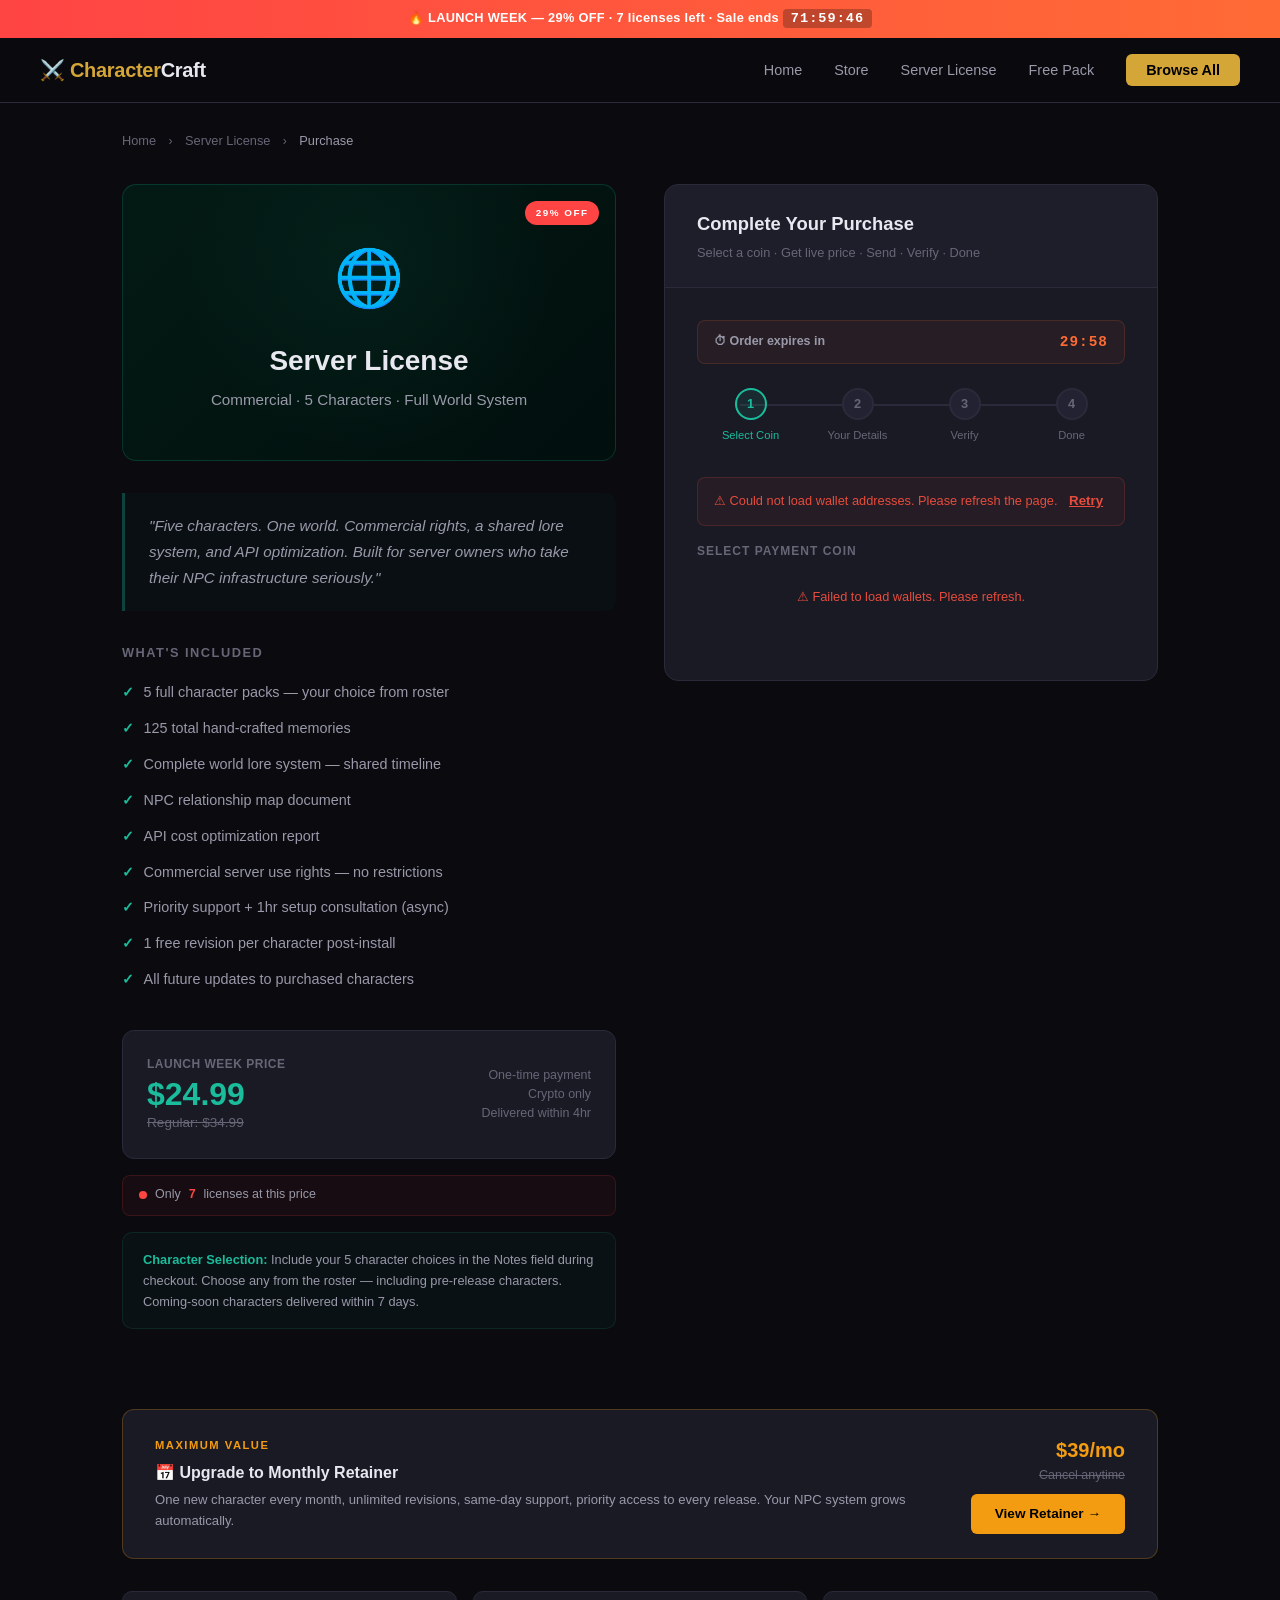
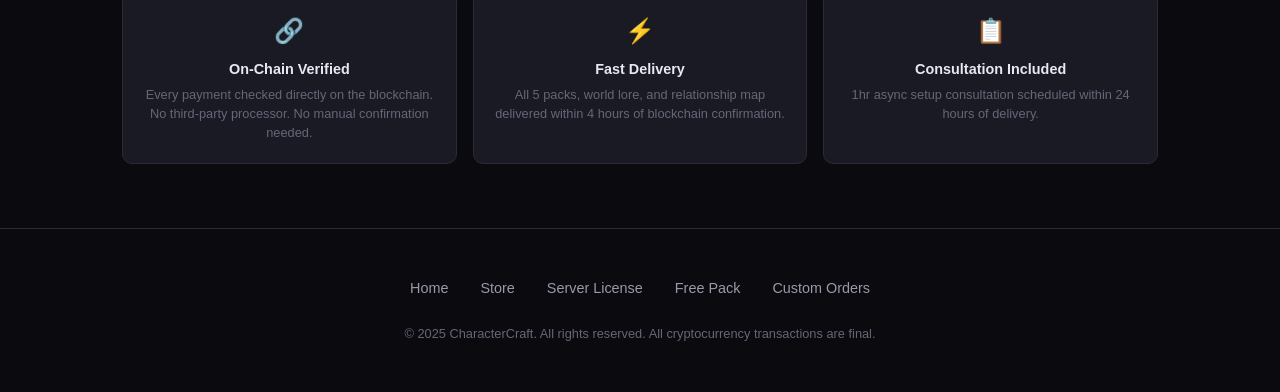
<file: pay-server-license.html>
<!DOCTYPE html>
<html lang="en">
<head>
    <base href="https://shakskin.github.io/CharacterCraft/">
    <meta charset="UTF-8">
    <meta name="viewport" content="width=device-width, initial-scale=1.0">
    <title>Buy Server License — CharacterCraft</title>
    <meta name="description" content="Purchase the CharacterCraft Server License. 5 characters, commercial rights, world lore system, API optimization, setup consultation. $24.99 launch price.">
    <meta name="robots" content="noindex, nofollow">
    <link rel="stylesheet" href="assets/css/payment.css">
    <style>
        /* ── PAGE ACCENT: TEAL (License) ── */
        :root {
            --cc-accent:      #1ABC9C;
            --cc-accent-light:#2EE0BA;
            --cc-accent-rgb:  26, 188, 156;
        }

        .cc-product-banner {
            background: linear-gradient(135deg, #031a14 0%, #010f0d 100%);
            border:     1px solid rgba(26,188,156,0.2);
        }

        /* License upsell — retainer amber */
        .cc-upsell-card {
            border-color: rgba(243,156,18,0.25);
        }

        .cc-upsell-label { color: #F39C12 !important; }
        .cc-upsell-price { color: #F39C12 !important; }

        .cc-upsell-btn {
            background: #F39C12 !important;
            color: #000 !important;
        }

        .cc-upsell-btn:hover {
            background: #F5B942 !important;
        }

        /* Feature check colour override for teal */
        .cc-feature-list li::before { color: var(--cc-teal); }
    </style>
</head>
<body>

<!-- ── URGENCY STRIP ── -->
<div class="cc-urgency-strip">
    🔥 LAUNCH WEEK — 29% OFF ·
    <span id="cc-stock-strip">7</span> licenses left ·
    Sale ends <span class="cc-strip-timer" id="cc-strip-timer">00:00:00</span>
</div>

<!-- ── NAV ── -->
<nav class="cc-nav">
    <div class="cc-nav-inner">
        <a href="/index.html" class="cc-nav-logo">⚔️ Character<span>Craft</span></a>
        <button
            class="cc-nav-toggle"
            onclick="document.querySelector('.cc-nav-links').classList.toggle('cc-open')"
            aria-label="Menu">☰</button>
        <ul class="cc-nav-links">
            <li><a href="/index.html">Home</a></li>
            <li><a href="/store.html">Store</a></li>
            <li><a href="/license.html">Server License</a></li>
            <li><a href="/free.html">Free Pack</a></li>
            <li><a href="/store.html" class="cc-nav-cta">Browse All</a></li>
        </ul>
    </div>
</nav>

<!-- ── BREADCRUMB ── -->
<div class="cc-breadcrumb">
    <a href="/index.html">Home</a>
    <span class="cc-sep">›</span>
    <a href="/license.html">Server License</a>
    <span class="cc-sep">›</span>
    <span class="cc-here">Purchase</span>
</div>

<!-- ── MAIN LAYOUT ── -->
<div class="cc-pay-layout">

    <!-- ══ LEFT: PRODUCT INFO ══ -->
    <div class="cc-product-info">

        <div class="cc-product-banner">
            <span class="cc-launch-badge">29% Off</span>
            <span class="cc-p-icon">🌐</span>
            <h1>Server License</h1>
            <div class="cc-p-role">
                Commercial · 5 Characters · Full World System
            </div>
        </div>

        <div class="cc-product-quote">
            "Five characters. One world. Commercial rights, a shared lore
            system, and API optimization. Built for server owners who take
            their NPC infrastructure seriously."
        </div>

        <div class="cc-features-label">What's Included</div>
        <ul class="cc-feature-list">
            <li>5 full character packs — your choice from roster</li>
            <li>125 total hand-crafted memories</li>
            <li>Complete world lore system — shared timeline</li>
            <li>NPC relationship map document</li>
            <li>API cost optimization report</li>
            <li>Commercial server use rights — no restrictions</li>
            <li>Priority support + 1hr setup consultation (async)</li>
            <li>1 free revision per character post-install</li>
            <li>All future updates to purchased characters</li>
        </ul>

        <div class="cc-price-box">
            <div>
                <div class="cc-price-label">Launch Week Price</div>
                <div class="cc-price-value">$24.99</div>
                <div class="cc-price-original">Regular: $34.99</div>
            </div>
            <div class="cc-price-note">
                One-time payment<br>
                Crypto only<br>
                Delivered within 4hr
            </div>
        </div>

        <div class="cc-stock-counter">
            <span class="cc-stock-dot"></span>
            Only <strong id="cc-stock-card">7</strong> licenses at this price
        </div>

        <!-- Character selection note -->
        <div style="
            margin-top:1rem;
            background:rgba(26,188,156,0.04);
            border:1px solid rgba(26,188,156,0.12);
            border-radius:10px;
            padding:1rem 1.25rem;
            font-size:0.8rem;
            color:var(--cc-text-secondary);
            line-height:1.65;
        ">
            <strong style="color:var(--cc-teal);">Character Selection:</strong>
            Include your 5 character choices in the Notes field during
            checkout. Choose any from the roster — including pre-release
            characters. Coming-soon characters delivered within 7 days.
        </div>

    </div>
    <!-- ══ END LEFT ══ -->

    <!-- ══ RIGHT: PAYMENT PANEL ══ -->
    <div class="cc-payment-panel" style="position:relative;">

        <!-- Expired overlay -->
        <div class="cc-expired-overlay" id="cc-expired-overlay">
            <div class="cc-expired-icon">⏰</div>
            <div class="cc-expired-title">Order Expired</div>
            <div class="cc-expired-desc">
                Your 30-minute order window has closed.<br>
                Refresh to start a new order.
            </div>
            <button class="cc-refresh-btn" onclick="location.reload()">
                Start New Order
            </button>
        </div>

        <div class="cc-payment-header">
            <h2>Complete Your Purchase</h2>
            <p>Select a coin · Get live price · Send · Verify · Done</p>
        </div>

        <div class="cc-payment-body">

            <!-- Order expiry countdown -->
            <div class="cc-expiry-bar" id="cc-expiry-bar">
                <span class="cc-expiry-label">⏱ Order expires in</span>
                <span class="cc-expiry-time" id="cc-expiry-time">30:00</span>
            </div>

            <!-- Step indicator -->
            <div class="cc-pay-steps">
                <div class="cc-pay-step cc-active" id="cc-step-1">
                    <div class="cc-step-dot">1</div>
                    <span class="cc-step-label">Select Coin</span>
                </div>
                <div class="cc-pay-step" id="cc-step-2">
                    <div class="cc-step-dot">2</div>
                    <span class="cc-step-label">Your Details</span>
                </div>
                <div class="cc-pay-step" id="cc-step-3">
                    <div class="cc-step-dot">3</div>
                    <span class="cc-step-label">Verify</span>
                </div>
                <div class="cc-pay-step" id="cc-step-4">
                    <div class="cc-step-dot">4</div>
                    <span class="cc-step-label">Done</span>
                </div>
            </div>

            <!-- Address load error -->
            <div class="cc-address-error" id="cc-address-error">
                ⚠ Could not load wallet addresses. Please refresh the page.
                <button onclick="CCPage.loadAddresses()"
                    style="margin-left:0.5rem;background:none;border:none;
                           color:var(--cc-red);cursor:pointer;font-weight:700;
                           text-decoration:underline;">
                    Retry
                </button>
            </div>

            <!-- ── STEP 1: COIN SELECTION ── -->
            <div id="cc-step1-panel">

                <span class="cc-section-label">Select Payment Coin</span>

                <div class="cc-coin-grid" id="cc-coin-grid">
                    <div class="cc-coin-grid-loader">
                        <div class="cc-spinner"
                             style="border-top-color:#1ABC9C;"></div>
                        Loading wallets…
                    </div>
                </div>

                <!-- Address panel -->
                <div class="cc-address-panel" id="cc-address-panel">

                    <!-- Live price -->
                    <div class="cc-live-price" id="cc-live-price">
                        <div class="cc-live-price-left">
                            <div class="cc-lp-label">Send Exactly</div>
                            <div class="cc-lp-amount"
                                 id="cc-lp-amount">—</div>
                            <div class="cc-lp-usd" id="cc-lp-usd">
                                ≈ $24.9989 USD
                            </div>
                        </div>
                        <div class="cc-live-price-right">
                            <div class="cc-price-refresh-badge">
                                <span class="cc-price-refresh-dot"></span>
                                Live Price
                            </div>
                            <span class="cc-price-last-updated"
                                  id="cc-price-updated">Updating…</span>
                        </div>
                    </div>

                    <!-- Wallet address -->
                    <span class="cc-address-label">
                        Send to this address
                        (<span id="cc-coin-name-label">—</span>):
                    </span>
                    <div class="cc-address-box">
                        <div class="cc-address-text"
                             id="cc-wallet-address">—</div>
                        <button class="cc-copy-btn"
                                onclick="CCPage.copyAddress(this)">
                            Copy
                        </button>
                    </div>

                    <!-- Memo -->
                    <div class="cc-memo-box" id="cc-memo-box">
                        <span class="cc-memo-label"
                              id="cc-memo-label">Memo</span>
                        <span class="cc-memo-value"
                              id="cc-memo-value">—</span>
                        <button class="cc-copy-btn"
                                onclick="CCPage.copyMemo(this)">
                            Copy
                        </button>
                    </div>

                    <!-- Network info -->
                    <div class="cc-network-info">
                        <div class="cc-info-row">
                            <span class="cc-info-label">Network</span>
                            <span class="cc-info-value"
                                  id="cc-network-name">—</span>
                        </div>
                        <div class="cc-info-row">
                            <span class="cc-info-label">Min. Deposit</span>
                            <span class="cc-info-value"
                                  id="cc-min-deposit">—</span>
                        </div>
                        <div class="cc-info-row">
                            <span class="cc-info-label">
                                Confirmations Required
                            </span>
                            <span class="cc-info-value"
                                  id="cc-confirmations">—</span>
                        </div>
                    </div>

                    <!-- Warning -->
                    <div class="cc-pay-warning">
                        <strong>⚠ Important:</strong> Send only
                        <strong id="cc-warn-coin">—</strong> on the
                        <strong id="cc-warn-network">—</strong> network.
                        Sending other assets or using the wrong network
                        results in permanent loss of funds.
                    </div>

                    <!-- Tip -->
                    <div class="cc-info-box cc-info-box-green">
                        💡 <strong>Tip:</strong> For $24.99, use
                        <strong>SOL, TRX, LTC, USDT or DOGE</strong>
                        for lowest network fees and fastest confirmation.
                        Avoid BTC for amounts under $50 — fees can be
                        significant.
                    </div>

                    <button class="cc-verify-btn" id="cc-proceed-btn"
                            onclick="CCPage.proceedToForm()">
                        Continue to Your Details →
                    </button>

                </div>
            </div>
            <!-- end step1 -->

            <!-- ── STEP 2: CONTACT FORM ── -->
            <div class="cc-form-section" id="cc-step2-panel">
                <h3>Your Delivery Details</h3>
                <p class="cc-form-desc">
                    Provide your contact and character choices. We deliver
                    all 5 packs, world lore, and relationship map once your
                    payment confirms on chain.
                </p>

                <input type="text" name="_honey" tabindex="-1"
                       style="display:none" id="cc-honey"
                       autocomplete="off">

                <div class="cc-form-group">
                    <label for="cc-contact">
                        Email or Discord
                        <span class="cc-required">*</span>
                    </label>
                    <input type="text" id="cc-contact"
                           placeholder="email@example.com or YourName#1234"
                           autocomplete="off">
                    <div class="cc-form-hint">
                        This is where we deliver all 5 character pack
                        files, world lore document, and relationship map.
                    </div>
                </div>

                <!-- Character selection — required for license -->
                <div class="cc-form-group">
                    <label for="cc-char-choices">
                        Your 5 Character Choices
                        <span class="cc-required">*</span>
                    </label>
                    <textarea id="cc-char-choices"
                        placeholder="e.g. Aldric, Dravek, Senna (pre-release), Maren, Varek"
                        style="min-height:80px;"></textarea>
                    <div class="cc-form-hint">
                        Choose any 5 from the roster. Coming-soon characters
                        delivered as pre-release or within 7 days.
                        Available: Aldric, Dravek. Pre-release: Senna.
                        Coming soon: Maren, Varek, Thessaly.
                    </div>
                </div>

                <div class="cc-form-group">
                    <label for="cc-notes">
                        Notes
                        <span class="cc-optional">(optional)</span>
                    </label>
                    <textarea id="cc-notes"
                        placeholder="Server type, lore requirements, consultation questions, anything else?">
                    </textarea>
                </div>

                <button class="cc-verify-btn"
                        onclick="CCPage.proceedToVerify()">
                    Continue to Payment Verification →
                </button>

                <button onclick="CCPage.backToCoins()"
                    style="display:block;width:100%;margin-top:0.65rem;
                           background:none;border:none;
                           color:var(--cc-text-muted);font-size:0.8rem;
                           cursor:pointer;padding:0.4rem;">
                    ← Back to coin selection
                </button>
            </div>
            <!-- end step2 -->

            <!-- ── STEP 3: VERIFY PAYMENT ── -->
            <div class="cc-form-section" id="cc-step3-panel">
                <h3>Verify Your Payment</h3>
                <p class="cc-form-desc">
                    After sending, paste your transaction hash below.
                    We check the blockchain in real time.
                </p>

                <div class="cc-info-box-verify">
                    <h4>🔒 What We Verify</h4>
                    <ul>
                        <li>Transaction exists on chain</li>
                        <li>Sent to the correct address</li>
                        <li>Amount matches your order</li>
                        <li>Required confirmations reached</li>
                        <li>Transaction hash not previously used</li>
                    </ul>
                </div>

                <!-- Order summary -->
                <div class="cc-network-info" style="margin-bottom:1rem;">
                    <div class="cc-info-row">
                        <span class="cc-info-label">Product</span>
                        <span class="cc-info-value">
                            Server License — 5 Characters
                        </span>
                    </div>
                    <div class="cc-info-row">
                        <span class="cc-info-label">Coin</span>
                        <span class="cc-info-value"
                              id="cc-summary-coin">—</span>
                    </div>
                    <div class="cc-info-row">
                        <span class="cc-info-label">Amount to Send</span>
                        <span class="cc-info-value"
                              id="cc-summary-amount">—</span>
                    </div>
                    <div class="cc-info-row">
                        <span class="cc-info-label">Send To</span>
                        <span class="cc-info-value cc-address-text"
                              id="cc-summary-address"
                              style="font-size:0.7rem;max-width:200px;
                                     overflow:hidden;
                                     text-overflow:ellipsis;">—</span>
                    </div>
                    <div class="cc-info-row">
                        <span class="cc-info-label">Characters</span>
                        <span class="cc-info-value"
                              id="cc-summary-chars"
                              style="font-size:0.75rem;text-align:right;
                                     max-width:220px;">—</span>
                    </div>
                </div>

                <div class="cc-form-group">
                    <label for="cc-tx-hash">
                        Transaction Hash / ID
                        <span class="cc-required">*</span>
                    </label>
                    <div class="cc-tx-wrap">
                        <input type="text" id="cc-tx-hash"
                               placeholder="Paste your transaction hash here"
                               autocomplete="off"
                               oninput="CCPage.onTxHashInput(this)">
                        <span class="cc-tx-status" id="cc-tx-status"></span>
                    </div>
                    <div class="cc-form-hint">
                        Found in your wallet's transaction history after
                        sending. Also called TX ID or Transaction ID.
                    </div>
                </div>

                <button class="cc-verify-btn" id="cc-verify-btn"
                        onclick="CCPage.verifyPayment()">
                    🔍 Verify Payment
                </button>

                <div class="cc-poll-status" id="cc-poll-status">
                    <div class="cc-poll-spinner"></div>
                    <span id="cc-poll-text">Checking blockchain…</span>
                </div>

                <div class="cc-verify-result" id="cc-verify-result">
                    <div class="cc-result-title"
                         id="cc-result-title"></div>
                    <div class="cc-result-detail"
                         id="cc-result-detail"></div>
                </div>

                <p class="cc-confirm-note" style="margin-top:1rem;">
                    SOL, TRX, XLM confirm in seconds. LTC ~2 min.
                    BTC 10–60 min.<br>
                    <strong>Do not close this tab</strong> while
                    verification is in progress.
                </p>

                <button onclick="CCPage.backToForm()"
                    style="display:block;width:100%;margin-top:0.65rem;
                           background:none;border:none;
                           color:var(--cc-text-muted);font-size:0.8rem;
                           cursor:pointer;padding:0.4rem;">
                    ← Back to your details
                </button>
            </div>
            <!-- end step3 -->

        </div>
    </div>
    <!-- ══ END RIGHT ══ -->

</div>

<!-- ── UPSELL ── -->
<div class="cc-upsell-bar">
    <div class="cc-upsell-card">
        <div class="cc-upsell-text">
            <div class="cc-upsell-label">Maximum Value</div>
            <h4>📅 Upgrade to Monthly Retainer</h4>
            <p>One new character every month, unlimited revisions,
               same-day support, priority access to every release.
               Your NPC system grows automatically.</p>
        </div>
        <div class="cc-upsell-action">
            <div class="cc-upsell-price">$39/mo</div>
            <div class="cc-upsell-original">Cancel anytime</div>
            <a href="/pay-retainer.html" class="cc-upsell-btn">
                View Retainer →
            </a>
        </div>
    </div>
</div>

<!-- ── TRUST ── -->
<div class="cc-trust-bar">
    <div class="cc-trust-grid">
        <div class="cc-trust-item">
            <div class="cc-trust-icon">🔗</div>
            <h4>On-Chain Verified</h4>
            <p>Every payment checked directly on the blockchain.
               No third-party processor. No manual confirmation needed.</p>
        </div>
        <div class="cc-trust-item">
            <div class="cc-trust-icon">⚡</div>
            <h4>Fast Delivery</h4>
            <p>All 5 packs, world lore, and relationship map delivered
               within 4 hours of blockchain confirmation.</p>
        </div>
        <div class="cc-trust-item">
            <div class="cc-trust-icon">📋</div>
            <h4>Consultation Included</h4>
            <p>1hr async setup consultation scheduled within
               24 hours of delivery.</p>
        </div>
    </div>
</div>

<!-- ── FOOTER ── -->
<footer class="cc-footer">
    <div class="cc-footer-links">
        <a href="/index.html">Home</a>
        <a href="/store.html">Store</a>
        <a href="/license.html">Server License</a>
        <a href="/free.html">Free Pack</a>
        <a href="/custom.html">Custom Orders</a>
    </div>
    <p class="cc-footer-copy">
        © 2025 CharacterCraft. All rights reserved.
        All cryptocurrency transactions are final.
    </p>
</footer>

<!-- ── SCRIPTS ── -->
<script src="assets/js/payment.js"></script>
<script>
var CCPage = (function () {
    'use strict';

    var PRODUCT_KEY = 'server-license';
    var CC = window.CharacterCraft;

    /* ── SALE COUNTDOWN ─────────────────────────────── */
    var SALE_KEY      = 'cc_sale_end_v3';
    var SALE_DURATION = 72 * 60 * 60 * 1000;

    function getSaleEnd() {
        var s = localStorage.getItem(SALE_KEY);
        if (s) { var e = parseInt(s, 10); if (e > Date.now()) return e; }
        var n = Date.now() + SALE_DURATION;
        localStorage.setItem(SALE_KEY, n.toString());
        return n;
    }

    var saleEnd = getSaleEnd();

    function tickSale() {
        var r = saleEnd - Date.now();
        if (r <= 0) {
            saleEnd = Date.now() + SALE_DURATION;
            localStorage.setItem(SALE_KEY, saleEnd.toString());
            r = SALE_DURATION;
        }
        var t  = Math.floor(r / 1000);
        var h  = CC._pad(Math.floor(t / 3600));
        var m  = CC._pad(Math.floor((t % 3600) / 60));
        var s  = CC._pad(t % 60);
        var el = document.getElementById('cc-strip-timer');
        if (el) el.textContent = h + ':' + m + ':' + s;
    }

    tickSale();
    setInterval(tickSale, 1000);

    /* ── STOCK ──────────────────────────────────────── */
    var STOCK_KEY = 'cc_stock_v3';

    var stock = (function () {
        var r = localStorage.getItem(STOCK_KEY);
        if (r) {
            try {
                var d = JSON.parse(r);
                if (d.saleEnd === saleEnd) return d;
            } catch (e) {}
        }
        var i = {
            saleEnd:  saleEnd,
            aldric:   23, dravek:  19, bundle:  12,
            license:   7, retainer: 5
        };
        localStorage.setItem(STOCK_KEY, JSON.stringify(i));
        return i;
    })();

    (function renderStock() {
        var strip = document.getElementById('cc-stock-strip');
        var card  = document.getElementById('cc-stock-card');
        if (strip) strip.textContent = stock.license;
        if (card)  card.textContent  = stock.license;
    })();

    /* ── ORDER INIT ─────────────────────────────────── */
    var order = CC.initOrder(PRODUCT_KEY);

    /* ── EXPIRY TIMER ───────────────────────────────── */
    CC.expiry.start(
        order.createdAt,
        function onTick(display, remaining) {
            var el = document.getElementById('cc-expiry-time');
            if (el) el.textContent = display;
            var bar = document.getElementById('cc-expiry-bar');
            if (bar) {
                if (remaining < 5 * 60 * 1000) {
                    bar.classList.add('cc-expiry-urgent');
                } else {
                    bar.classList.remove('cc-expiry-urgent');
                }
            }
        },
        function onExpire() {
            var overlay = document.getElementById('cc-expired-overlay');
            if (overlay) overlay.classList.add('cc-visible');
        }
    );

    /* ── LOAD ADDRESSES ─────────────────────────────── */
    function loadAddresses() {
        CC.loadAddresses()
            .then(function () { renderCoinGrid(); })
            .catch(function () {
                var err = document.getElementById('cc-address-error');
                if (err) err.classList.add('cc-visible');
                var grid = document.getElementById('cc-coin-grid');
                if (grid) grid.innerHTML =
                    '<div class="cc-coin-grid-loader"' +
                    ' style="color:var(--cc-red);">' +
                    '⚠ Failed to load wallets. Please refresh.' +
                    '</div>';
            });
    }

    function renderCoinGrid() {
        var grid    = document.getElementById('cc-coin-grid');
        var coins   = CC.config.coins;
        var tickers = Object.keys(coins);
        var html    = '';

        tickers.forEach(function (ticker) {
            var coin    = coins[ticker];
            var address = CC.getAddress(ticker);
            var disabled = !address
                ? 'style="opacity:0.4;cursor:not-allowed;"' +
                  ' title="Address unavailable"'
                : '';

            html +=
                '<button class="cc-coin-btn"' +
                ' id="cc-coin-btn-' + ticker + '"' +
                ' onclick="CCPage.selectCoin(\'' + ticker + '\')"' +
                ' ' + disabled + '>' +
                '<span class="cc-coin-icon">' + coin.icon + '</span>' +
                '<span class="cc-coin-name">' + ticker + '</span>' +
                '</button>';
        });

        grid.innerHTML = html;

        CC.fetchPrices(tickers).then(function () {
            if (CC.state.selectedCoin) {
                updatePriceDisplay(CC.state.selectedCoin);
            }
        });

        if (CC.state.priceTimer) clearInterval(CC.state.priceTimer);
        CC.state.priceTimer = setInterval(function () {
            CC.fetchPrices(Object.keys(coins)).then(function () {
                if (CC.state.selectedCoin) {
                    updatePriceDisplay(CC.state.selectedCoin);
                }
            });
        }, CC.config.priceRefreshMs);
    }

    /* ── SELECT COIN ────────────────────────────────── */
    function selectCoin(ticker) {
        var address = CC.getAddress(ticker);
        if (!address) return;

        CC.state.selectedCoin = ticker;
        var coin = CC.config.coins[ticker];

        document.querySelectorAll('.cc-coin-btn').forEach(function (b) {
            b.classList.remove('cc-selected');
        });
        var btn = document.getElementById('cc-coin-btn-' + ticker);
        if (btn) btn.classList.add('cc-selected');

        document.getElementById('cc-coin-name-label').textContent =
            coin.name + ' (' + ticker + ')';
        document.getElementById('cc-wallet-address').textContent = address;
        document.getElementById('cc-network-name').textContent   =
            coin.networkFull;
        document.getElementById('cc-min-deposit').textContent    =
            coin.minDeposit;
        document.getElementById('cc-confirmations').textContent  =
            coin.confirmations +
            ' confirmation' + (coin.confirmations !== 1 ? 's' : '');
        document.getElementById('cc-warn-coin').textContent    = coin.name;
        document.getElementById('cc-warn-network').textContent = coin.network;

        var memoBox = document.getElementById('cc-memo-box');
        if (coin.memo) {
            document.getElementById('cc-memo-label').textContent =
                coin.memoLabel || 'Memo';
            document.getElementById('cc-memo-value').textContent = coin.memo;
            memoBox.classList.add('cc-visible');
        } else {
            memoBox.classList.remove('cc-visible');
        }

        updatePriceDisplay(ticker);
        document.getElementById('cc-address-panel')
            .classList.add('cc-visible');
        setStep(1);
    }

    function updatePriceDisplay(ticker) {
        var cryptoAmount = CC.getCryptoAmount(ticker, order.exactAmount);
        CC.state.cryptoAmount = cryptoAmount;

        var amountEl  = document.getElementById('cc-lp-amount');
        var usdEl     = document.getElementById('cc-lp-usd');
        var updatedEl = document.getElementById('cc-price-updated');

        if (cryptoAmount !== null) {
            amountEl.textContent  = CC.formatCrypto(cryptoAmount, ticker);
            usdEl.textContent     = '≈ ' + CC.formatUSD(order.exactAmount) +
                                    ' USD';
            updatedEl.textContent = 'Updated ' +
                                    new Date().toLocaleTimeString();
        } else {
            amountEl.textContent  = 'Loading…';
            usdEl.textContent     = '≈ ' + CC.formatUSD(order.exactAmount) +
                                    ' USD';
            updatedEl.textContent = 'Fetching price…';
        }
    }

    /* ── STEP NAVIGATION ────────────────────────────── */
    function setStep(completedUpTo) {
        for (var i = 1; i <= 4; i++) {
            var el = document.getElementById('cc-step-' + i);
            if (!el) continue;
            el.classList.remove('cc-active', 'cc-completed');
            if (i < completedUpTo + 1) el.classList.add('cc-completed');
            if (i === completedUpTo + 1) el.classList.add('cc-active');
        }
    }

    function showPanel(panelId) {
        var panels = [
            'cc-step1-panel',
            'cc-step2-panel',
            'cc-step3-panel'
        ];
        panels.forEach(function (id) {
            var el = document.getElementById(id);
            if (!el) return;
            if (id === panelId) {
                el.classList.add('cc-visible');
                el.style.display = 'block';
            } else {
                el.classList.remove('cc-visible');
                el.style.display = 'none';
            }
        });
    }

    /* ── PROCEED FUNCTIONS ──────────────────────────── */
    function proceedToForm() {
        if (!CC.state.selectedCoin) {
            alert('Please select a coin first.');
            return;
        }
        if (!CC.state.cryptoAmount) {
            alert('Price is still loading. Please wait a moment.');
            return;
        }
        setStep(2);
        showPanel('cc-step2-panel');
        window.scrollTo({ top: 0, behavior: 'smooth' });
    }

    function backToCoins() {
        setStep(1);
        showPanel('cc-step1-panel');
        window.scrollTo({ top: 0, behavior: 'smooth' });
    }

    function proceedToVerify() {
        var honey = document.getElementById('cc-honey');
        if (honey && honey.value !== '') return;

        /* Validate contact */
        var contact = document.getElementById('cc-contact').value.trim();
        if (!contact) {
            document.getElementById('cc-contact')
                .classList.add('cc-input-error');
            document.getElementById('cc-contact').focus();
            return;
        }
        document.getElementById('cc-contact')
            .classList.remove('cc-input-error');

        /* Validate character choices — required for license */
        var chars = document.getElementById('cc-char-choices').value.trim();
        if (!chars) {
            document.getElementById('cc-char-choices')
                .classList.add('cc-input-error');
            document.getElementById('cc-char-choices').focus();
            return;
        }
        document.getElementById('cc-char-choices')
            .classList.remove('cc-input-error');

        var ticker = CC.state.selectedCoin;
        var coin   = CC.config.coins[ticker];

        document.getElementById('cc-summary-coin').textContent =
            coin.name + ' (' + ticker + ')';
        document.getElementById('cc-summary-amount').textContent =
            CC.formatCrypto(CC.state.cryptoAmount, ticker) +
            ' (' + CC.formatUSD(order.exactAmount) + ')';
        document.getElementById('cc-summary-address').textContent =
            CC.getAddress(ticker);
        document.getElementById('cc-summary-chars').textContent =
            chars.length > 60 ? chars.substring(0, 57) + '…' : chars;

        setStep(3);
        showPanel('cc-step3-panel');
        window.scrollTo({ top: 0, behavior: 'smooth' });
    }

    function backToForm() {
        CC.poll.stop();
        clearVerifyResult();
        setStep(2);
        showPanel('cc-step2-panel');
        window.scrollTo({ top: 0, behavior: 'smooth' });
    }

    /* ── TX HASH INPUT ──────────────────────────────── */
    function onTxHashInput(input) {
        var val    = input.value.trim();
        var ticker = CC.state.selectedCoin;
        var status = document.getElementById('cc-tx-status');

        if (!val || !ticker) {
            status.textContent = '';
            status.className   = 'cc-tx-status';
            return;
        }

        var valid = CC.verify._validateHashFormat(val, ticker);
        status.textContent = valid ? '✓' : '✗';
        status.className   = 'cc-tx-status ' +
                             (valid ? 'cc-tx-valid' : 'cc-tx-invalid');
    }

    /* ── VERIFY PAYMENT ─────────────────────────────── */
    function verifyPayment() {
        var honey = document.getElementById('cc-honey');
        if (honey && honey.value !== '') return;

        var txHash = document.getElementById('cc-tx-hash').value.trim();
        if (!txHash) {
            document.getElementById('cc-tx-hash').focus();
            return;
        }

        var ticker = CC.state.selectedCoin;
        if (!ticker) return;

        var btn = document.getElementById('cc-verify-btn');
        btn.disabled  = true;
        btn.innerHTML = '<div class="cc-spinner"></div> Verifying…';
        btn.classList.add('cc-loading-btn');

        clearVerifyResult();

        var pollEl = document.getElementById('cc-poll-status');
        pollEl.classList.add('cc-visible');
        document.getElementById('cc-poll-text').textContent =
            'Checking ' + ticker + ' blockchain…';

        CC.verify.run(txHash, ticker)
            .then(function (result) {
                pollEl.classList.remove('cc-visible');

                if (result.verified) {
                    onVerified(result);
                } else if (result.pending) {
                    showResult('pending',
                        '⏳ Not Confirmed Yet',
                        result.message +
                        ' Checking automatically every 15 seconds…');
                    pollEl.classList.add('cc-visible');

                    CC.poll.start(
                        txHash, ticker,
                        function onPollResult(r) {
                            document.getElementById('cc-poll-text')
                                .textContent =
                                'Attempt ' + CC.poll._attempts +
                                ' of ' + CC.poll.MAX +
                                ' — ' + ticker + ' blockchain…';
                            if (r.verified) {
                                pollEl.classList.remove('cc-visible');
                                onVerified(r);
                            } else if (!r.pending) {
                                pollEl.classList.remove('cc-visible');
                                showResult('error',
                                    '❌ Verification Failed', r.message);
                                unlockBtn();
                            }
                        },
                        function onMaxReached() {
                            pollEl.classList.remove('cc-visible');
                            showResult('error', '⏱ Timed Out',
                                'Could not confirm after ' +
                                CC.poll.MAX + ' attempts. ' +
                                'Please try again or contact support ' +
                                'with your TX hash.');
                            unlockBtn();
                        }
                    );
                } else {
                    showResult('error', '❌ Verification Failed',
                        result.message);
                    unlockBtn();
                }
            })
            .catch(function (err) {
                pollEl.classList.remove('cc-visible');
                var msg = err.message ||
                    'An unexpected error occurred. Please try again.';

                if (err.code === 'RATE_LIMITED') {
                    showResult('error', '🚫 Rate Limited', msg);
                } else if (err.code === 'EXPIRED') {
                    showResult('error', '⏰ Order Expired', msg);
                } else {
                    showResult('error', '❌ Error', msg);
                }
                unlockBtn();
            });
    }

    /* ── ON VERIFIED ────────────────────────────────── */
    function onVerified(result) {
        showResult('ok',
            '✅ Payment Verified',
            'Confirmed ' + result.confirmations + ' block(s). ' +
            'Amount: ' +
            CC.formatCrypto(result.receivedCrypto, CC.state.selectedCoin) +
            '. Submitting your order…');

        setStep(4);

        var chars = document.getElementById('cc-char-choices').value.trim();

        var formData = {
            contact:          document.getElementById('cc-contact')
                                  .value.trim(),
            character_choices: chars,
            notes:            document.getElementById('cc-notes')
                                  .value.trim()
        };

        CC.submitOrder(result, formData)
            .then(function () {
                CC.session.clear();
                CC.expiry.stop();
                CC.poll.stop();
                window.location.href = CC.config.successUrl;
            })
            .catch(function (err) {
                showResult('error', '⚠ Submission Error',
                    err.message +
                    ' Your payment WAS verified. Please contact support ' +
                    'with TX: ' + result.txHash);
                unlockBtn();
            });
    }

    /* ── UI HELPERS ─────────────────────────────────── */
    function showResult(type, title, detail) {
        var el       = document.getElementById('cc-verify-result');
        var titleEl  = document.getElementById('cc-result-title');
        var detailEl = document.getElementById('cc-result-detail');
        el.className         = 'cc-verify-result cc-visible cc-result-' +
                               type;
        titleEl.textContent  = title;
        detailEl.textContent = detail;
    }

    function clearVerifyResult() {
        var el     = document.getElementById('cc-verify-result');
        el.className   = 'cc-verify-result';
        el.textContent = '';
    }

    function unlockBtn() {
        var btn       = document.getElementById('cc-verify-btn');
        btn.disabled  = false;
        btn.innerHTML = '🔍 Verify Payment';
        btn.classList.remove('cc-loading-btn');
    }

    function copyAddress(btn) {
        var text = document.getElementById('cc-wallet-address').textContent;
        CC.copyToClipboard(text, btn, 'Copy');
    }

    function copyMemo(btn) {
        var text = document.getElementById('cc-memo-value').textContent;
        CC.copyToClipboard(text, btn, 'Copy');
    }

    /* ── INIT ───────────────────────────────────────── */
    function init() {
        showPanel('cc-step1-panel');
        document.getElementById('cc-step1-panel').style.display = 'block';
        document.getElementById('cc-step2-panel').style.display = 'none';
        document.getElementById('cc-step3-panel').style.display = 'none';

        loadAddresses();

        document.addEventListener('click', function (e) {
            var nav = document.querySelector('.cc-nav-links');
            var tog = document.querySelector('.cc-nav-toggle');
            if (nav && nav.classList.contains('cc-open') &&
                !nav.contains(e.target) && !tog.contains(e.target)) {
                nav.classList.remove('cc-open');
            }
        });
    }

    init();

    return {
        selectCoin:      selectCoin,
        proceedToForm:   proceedToForm,
        proceedToVerify: proceedToVerify,
        backToCoins:     backToCoins,
        backToForm:      backToForm,
        verifyPayment:   verifyPayment,
        onTxHashInput:   onTxHashInput,
        copyAddress:     copyAddress,
        copyMemo:        copyMemo,
        loadAddresses:   loadAddresses
    };

}());
</script>

</body>
</html>
</file>
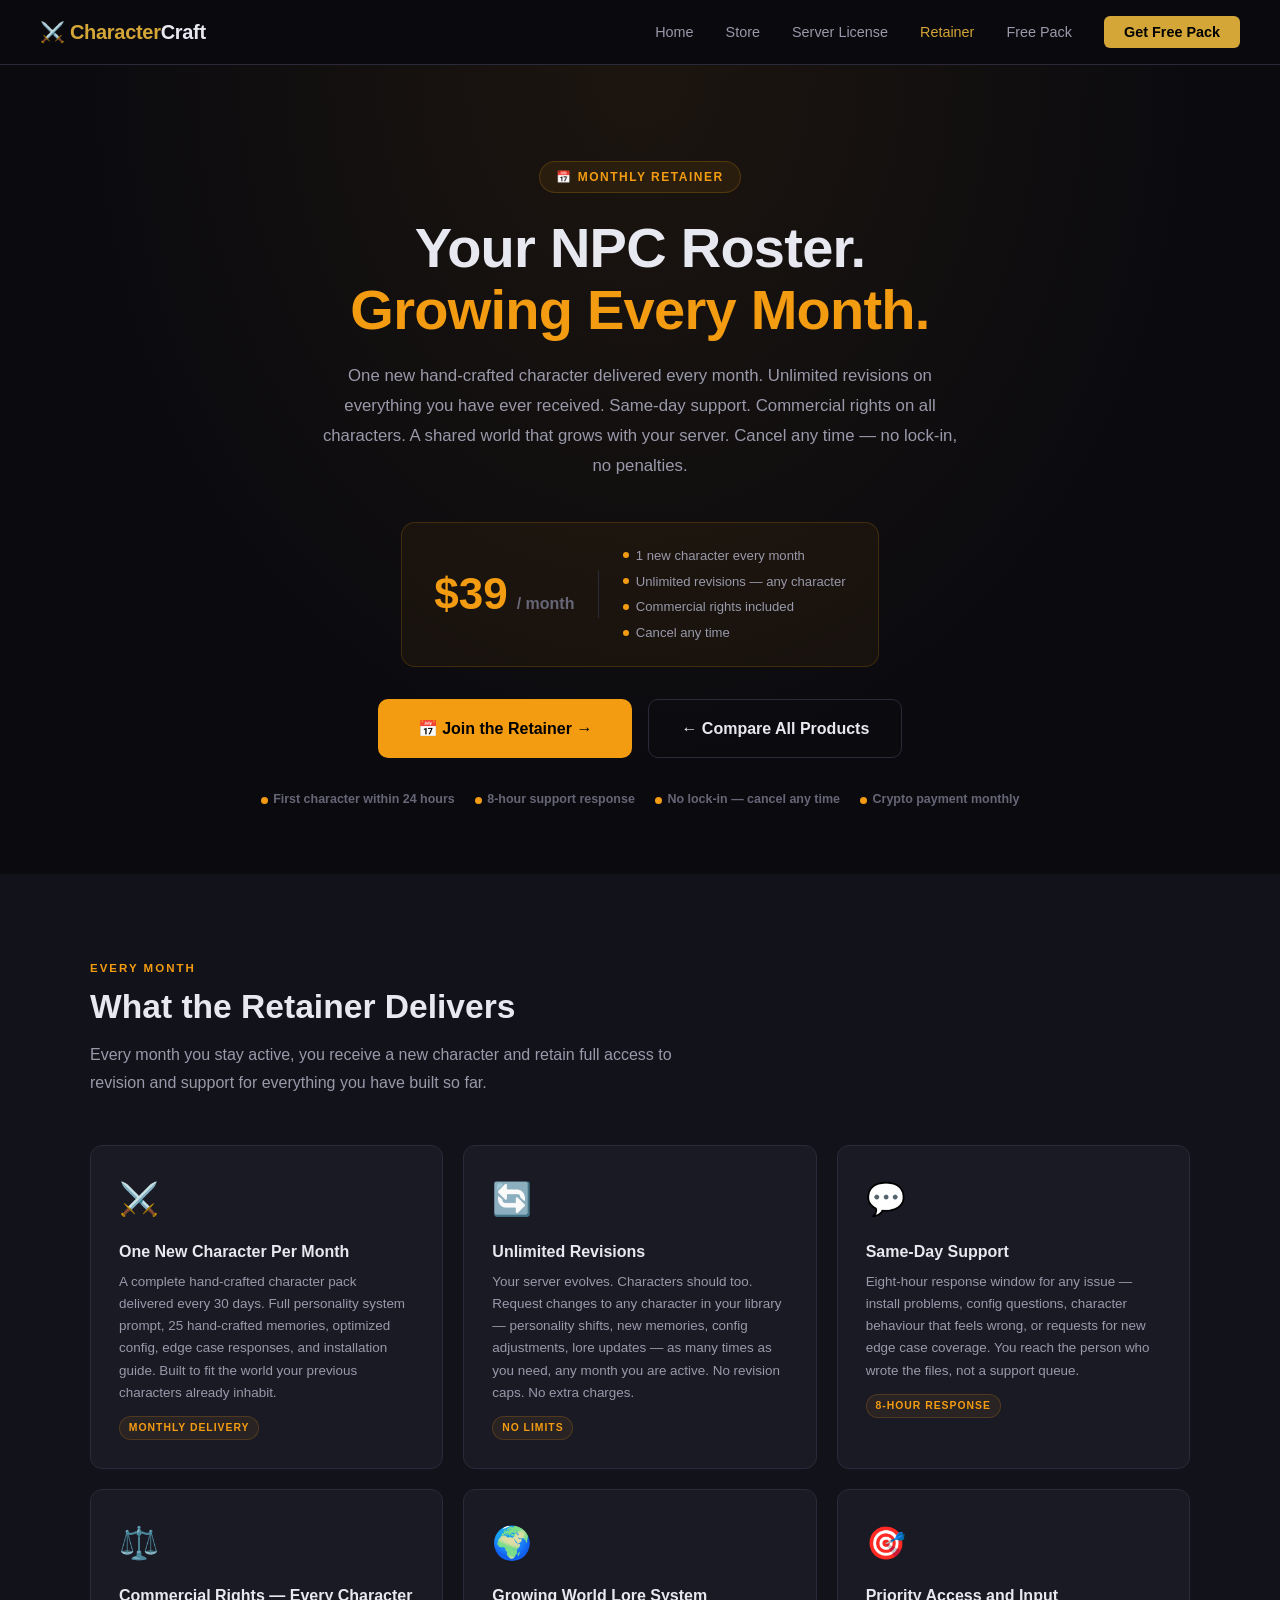
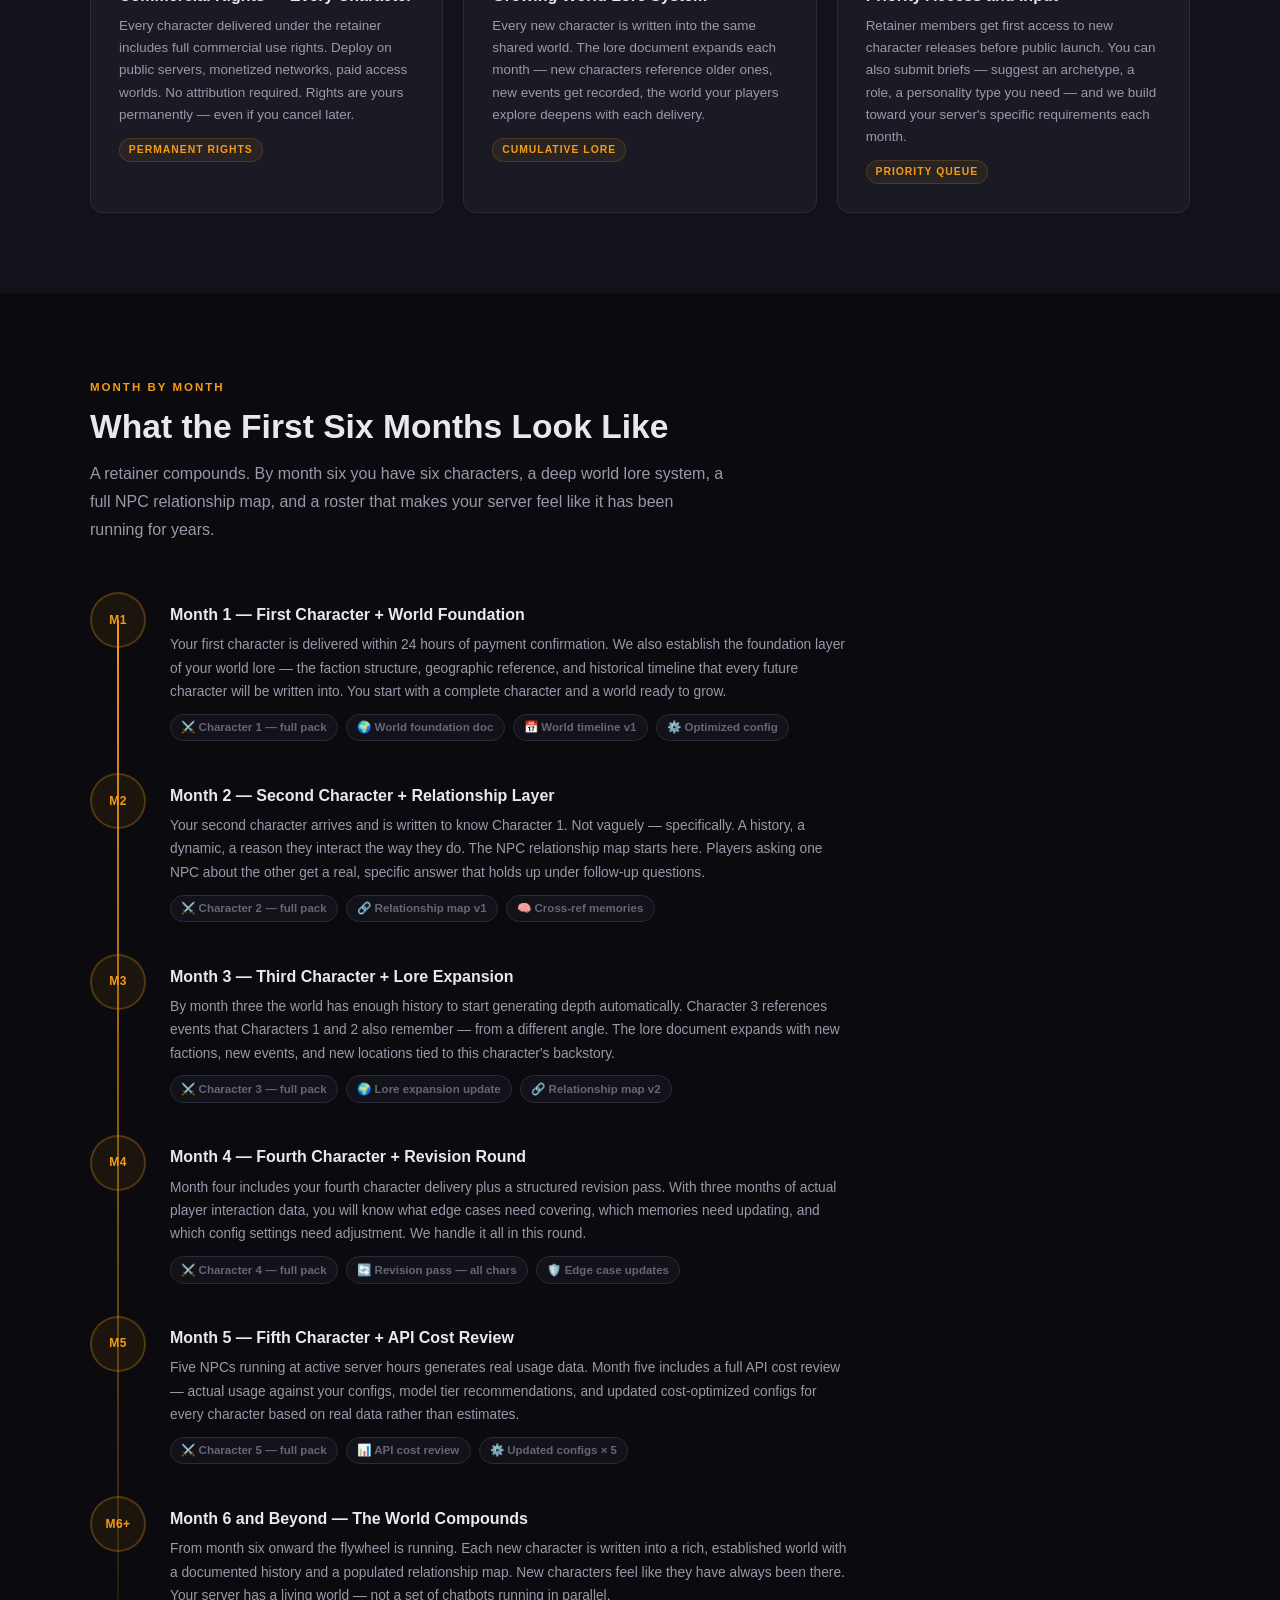
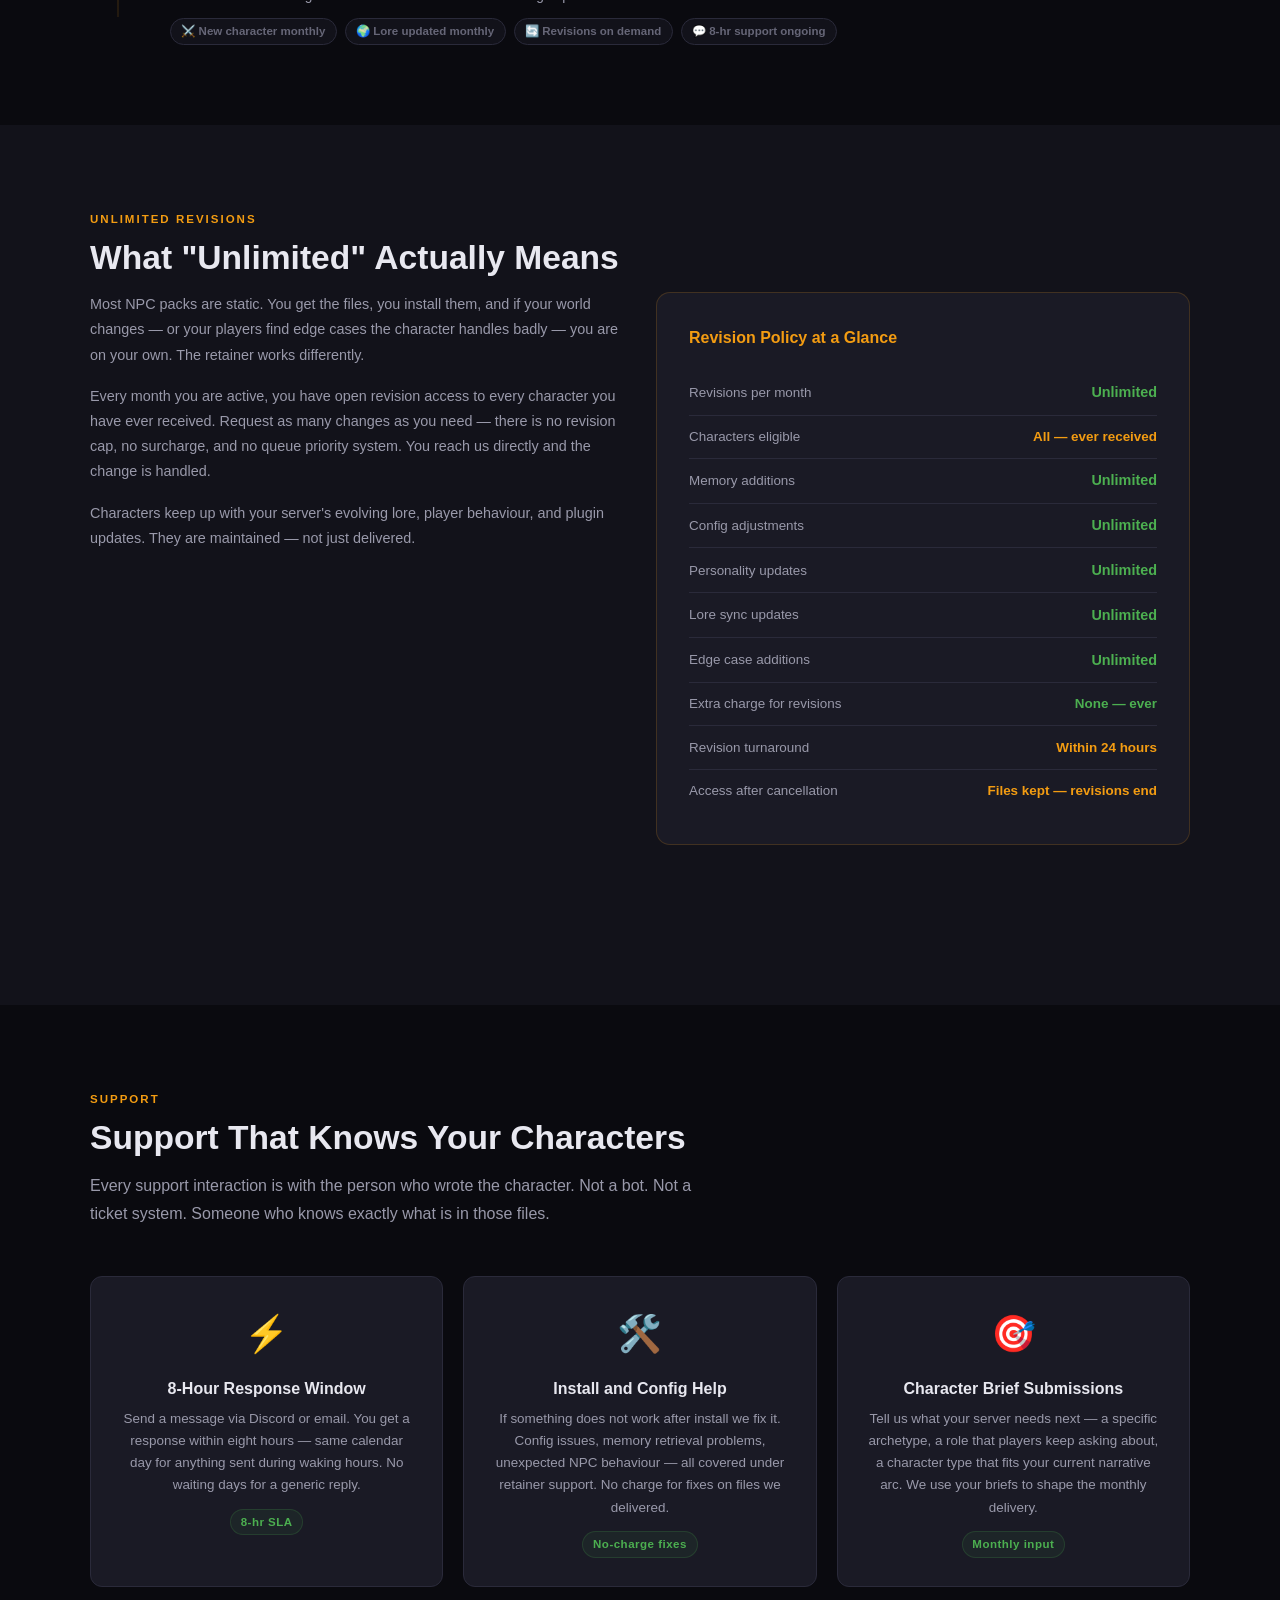
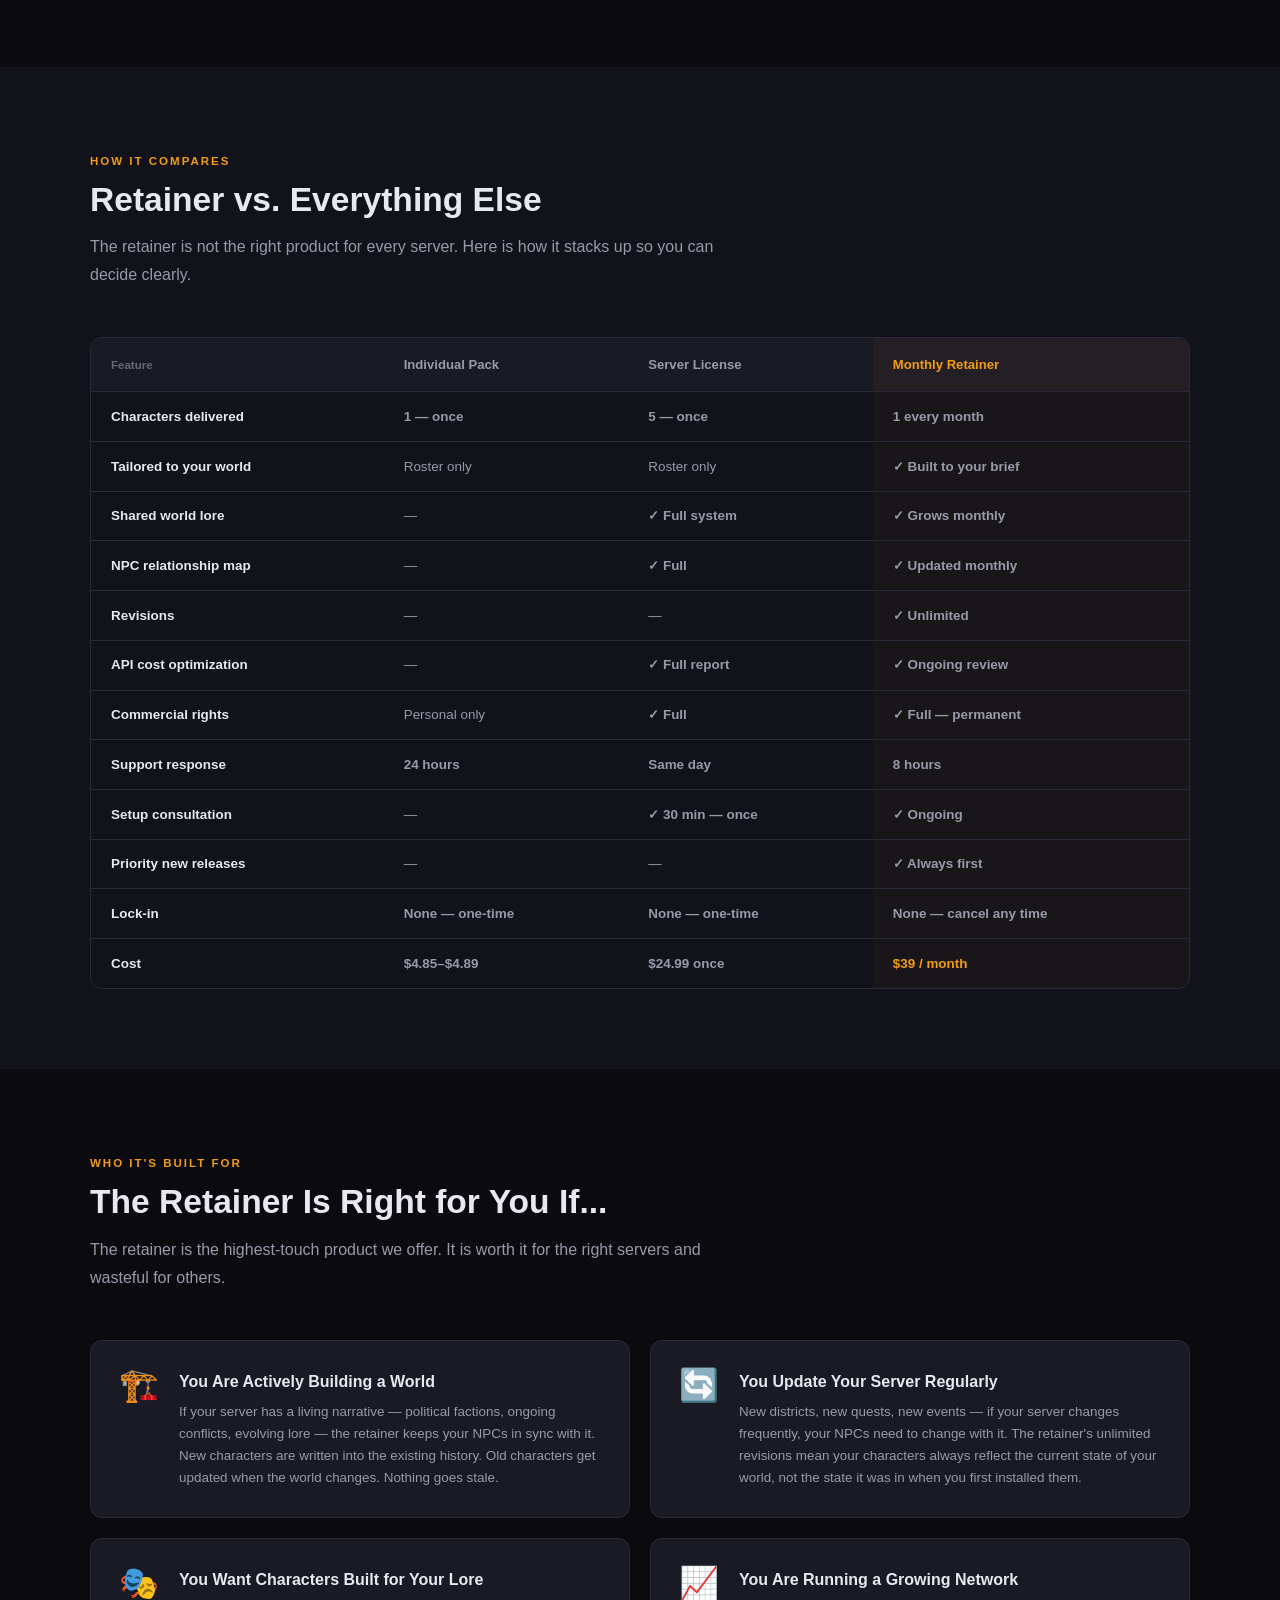
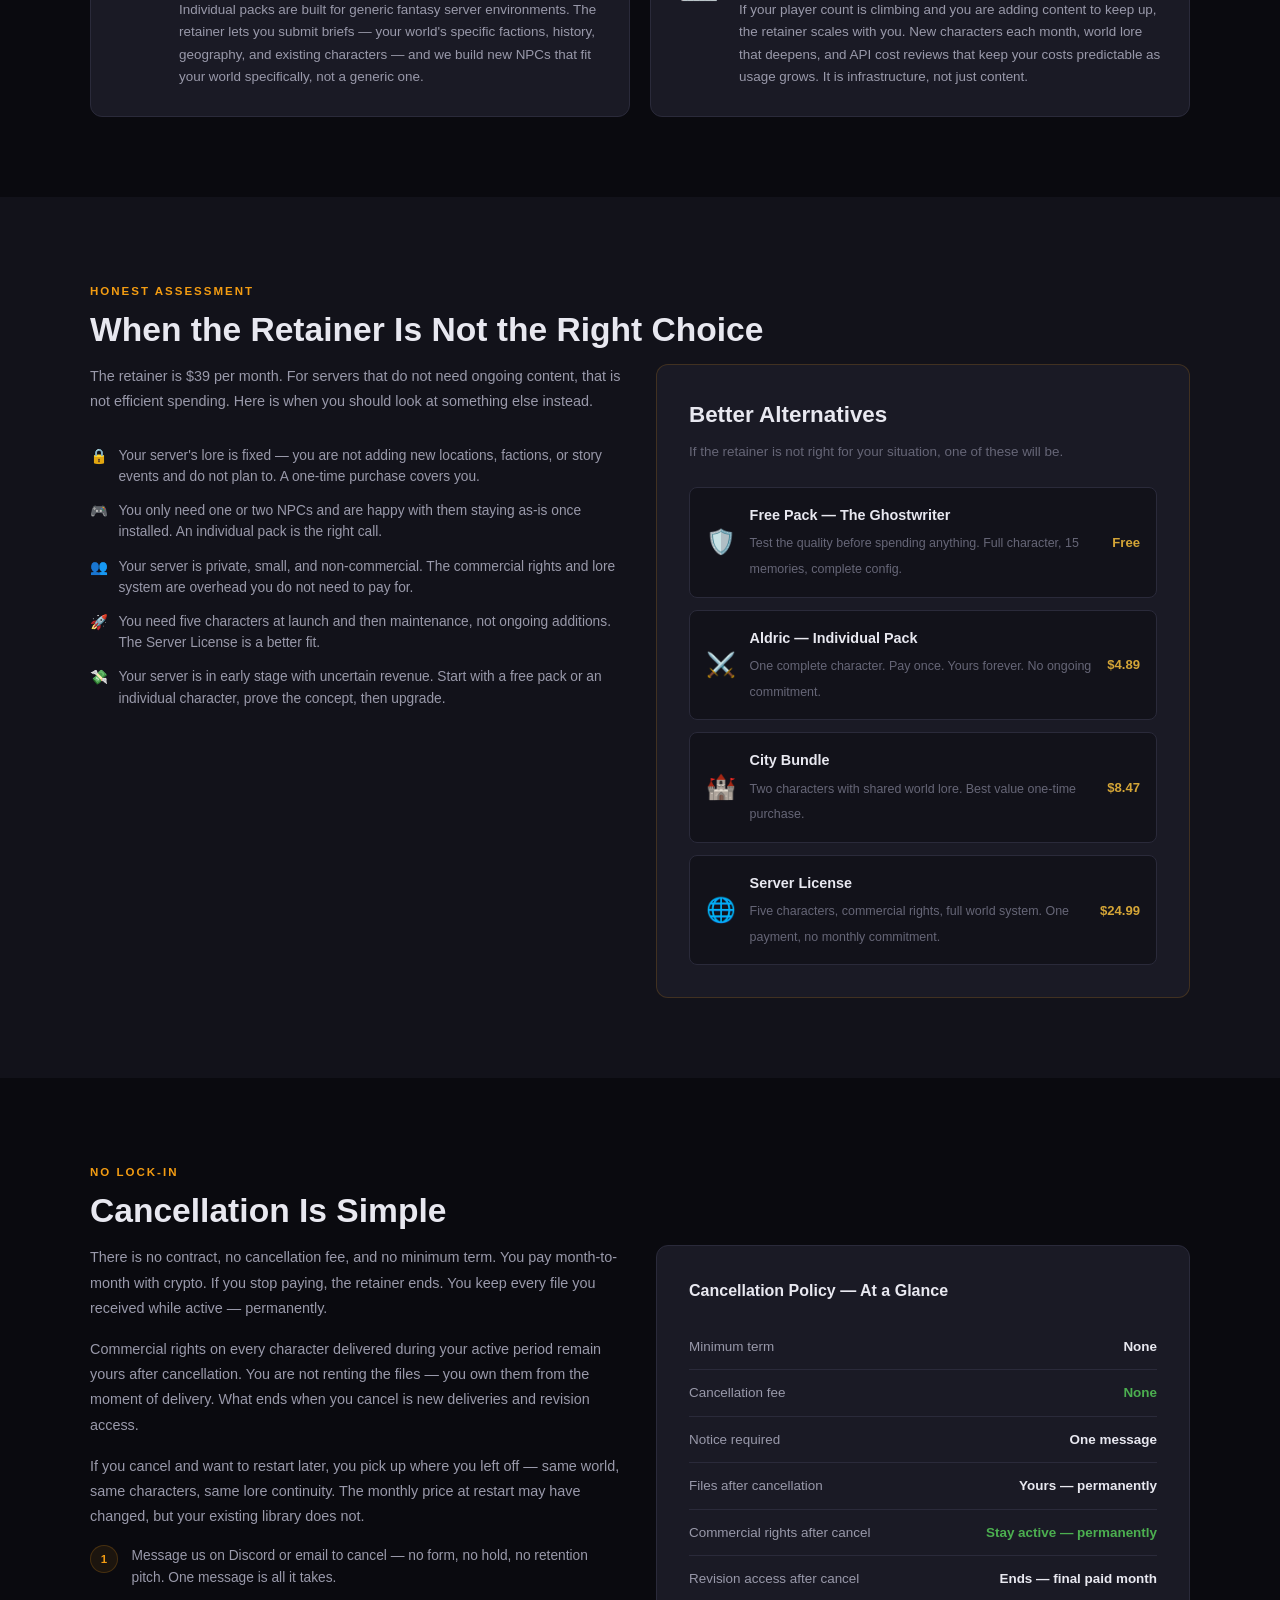
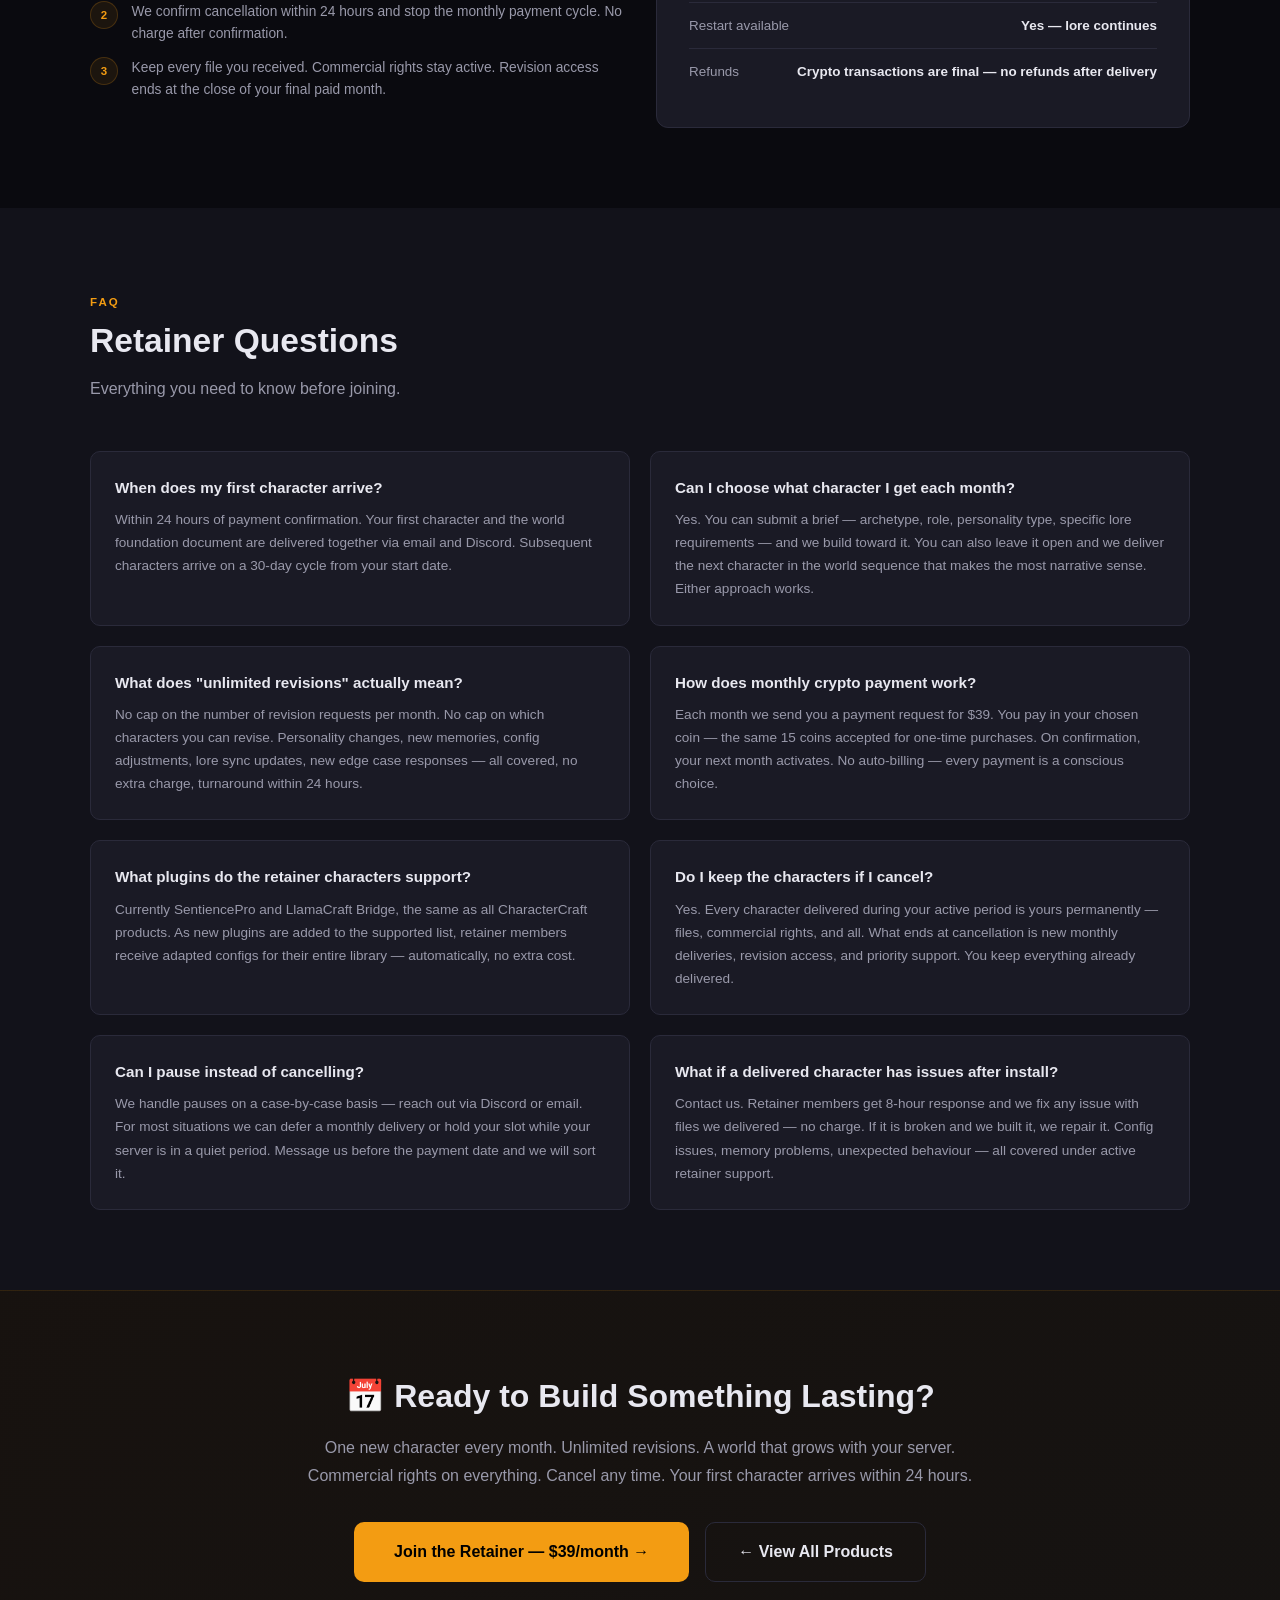
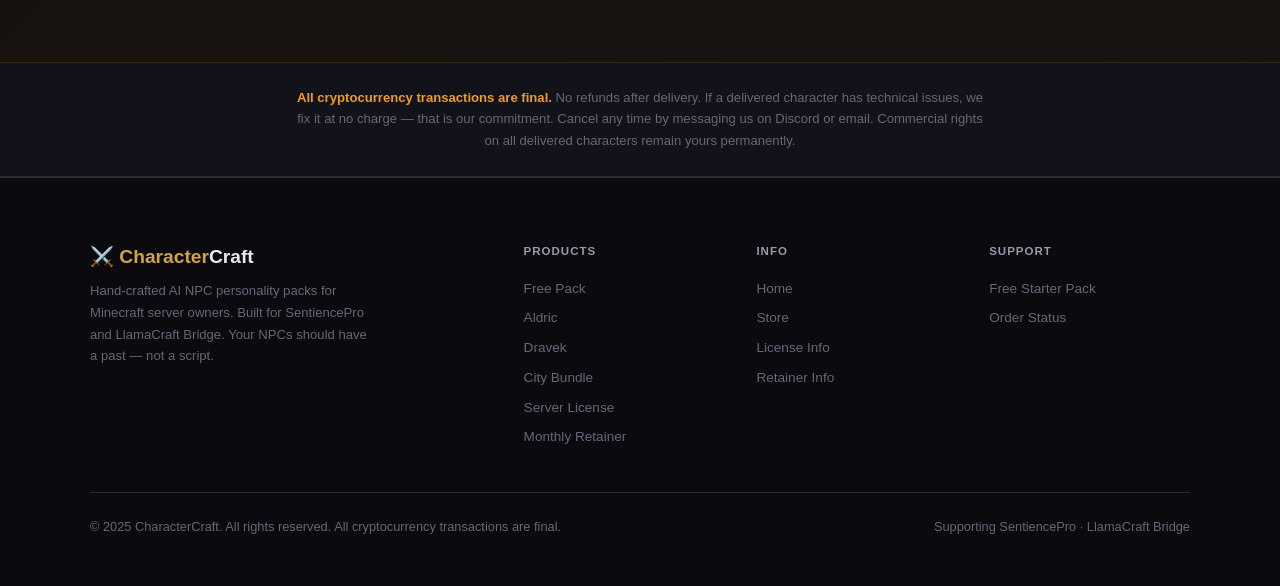
<file: retainer.html>
<!DOCTYPE html>
<html lang="en">
<head>
    <meta charset="UTF-8">
    <meta name="viewport" content="width=device-width, initial-scale=1.0">
    <title>Monthly Retainer — CharacterCraft AI NPC Packs</title>
    <meta name="description" content="The CharacterCraft Monthly Retainer. One new AI NPC character every month, unlimited revisions, same-day support, and commercial rights. Cancel any time.">
    <meta property="og:title" content="Monthly Retainer — CharacterCraft AI NPC Packs">
    <meta property="og:description" content="One new character every month. Unlimited revisions. Same-day support. Commercial rights. Your NPC roster grows while you run your server.">
    <meta property="og:type" content="website">
    <meta property="og:url" content="https://shakskin.github.io/CharacterCraft/retainer.html">
    <link rel="canonical" href="https://shakskin.github.io/CharacterCraft/retainer.html">
    <base href="https://shakskin.github.io/CharacterCraft/">
    <style>
        :root {
            --gold:          #D4A537;
            --gold-light:    #F2D06B;
            --bg-primary:    #0A0A0F;
            --bg-secondary:  #12121A;
            --bg-card:       #1A1A25;
            --bg-hover:      #222233;
            --text-primary:  #E8E8F0;
            --text-secondary:#9999AA;
            --text-muted:    #666677;
            --border:        #2A2A3A;
            --green:         #4CAF50;
            --urgent-red:    #FF4444;
            --purple:        #9B59B6;
            --teal:          #1ABC9C;
            --amber:         #F39C12;
            --blue:          #3498DB;
        }

        *, *::before, *::after { margin: 0; padding: 0; box-sizing: border-box; }
        html { scroll-behavior: smooth; }

        body {
            font-family:  'Segoe UI', -apple-system, BlinkMacSystemFont, sans-serif;
            background:   var(--bg-primary);
            color:        var(--text-primary);
            line-height:  1.6;
            overflow-x:   hidden;
        }

        /* ── NAV ── */
        nav {
            position:        sticky;
            top:             0;
            z-index:         1000;
            background:      rgba(10,10,15,0.97);
            backdrop-filter: blur(12px);
            border-bottom:   1px solid var(--border);
            padding:         0 2rem;
        }

        .nav-inner {
            max-width:       1200px;
            margin:          0 auto;
            display:         flex;
            justify-content: space-between;
            align-items:     center;
            height:          64px;
        }

        .nav-logo {
            font-size:       1.25rem;
            font-weight:     700;
            color:           var(--gold);
            text-decoration: none;
            letter-spacing:  -0.3px;
        }

        .nav-logo span { color: var(--text-primary); }

        .nav-links {
            display:     flex;
            gap:         2rem;
            list-style:  none;
            align-items: center;
        }

        .nav-links a {
            color:           var(--text-secondary);
            text-decoration: none;
            font-size:       0.9rem;
            font-weight:     500;
            transition:      color 0.2s;
        }

        .nav-links a:hover,
        .nav-links a.active { color: var(--gold); }

        .nav-links .nav-cta {
            background:    var(--gold);
            color:         #000;
            padding:       0.5rem 1.25rem;
            border-radius: 6px;
            font-weight:   700;
            transition:    background 0.2s;
        }

        .nav-links .nav-cta:hover { background: var(--gold-light); color: #000; }

        .nav-toggle {
            display:    none;
            background: none;
            border:     none;
            color:      var(--text-primary);
            font-size:  1.5rem;
            cursor:     pointer;
        }

        /* ── HERO ── */
        .hero {
            padding:    6rem 2rem 4rem;
            text-align: center;
            position:   relative;
            overflow:   hidden;
        }

        .hero::before {
            content:        '';
            position:       absolute;
            inset:          0;
            background:     radial-gradient(ellipse at 50% 0%,
                                rgba(243,156,18,0.08) 0%,
                                transparent 65%);
            pointer-events: none;
        }

        .hero::after {
            content:        '';
            position:       absolute;
            bottom:         0;
            left:           0;
            right:          0;
            height:         160px;
            background:     linear-gradient(transparent, var(--bg-primary));
            pointer-events: none;
        }

        .hero-inner {
            max-width: 820px;
            margin:    0 auto;
            position:  relative;
            z-index:   1;
        }

        .hero-eyebrow {
            display:        inline-flex;
            align-items:    center;
            gap:            0.5rem;
            background:     rgba(243,156,18,0.08);
            border:         1px solid rgba(243,156,18,0.2);
            color:          var(--amber);
            font-size:      0.75rem;
            font-weight:    700;
            letter-spacing: 1.5px;
            text-transform: uppercase;
            padding:        0.35rem 1rem;
            border-radius:  50px;
            margin-bottom:  1.5rem;
        }

        .hero h1 {
            font-size:     clamp(2.25rem, 5.5vw, 3.5rem);
            font-weight:   800;
            line-height:   1.1;
            margin-bottom: 1.25rem;
            letter-spacing:-0.75px;
        }

        .hero h1 .amber { color: var(--amber); }

        .hero-sub {
            font-size:     1.05rem;
            color:         var(--text-secondary);
            max-width:     640px;
            margin:        0 auto 2.5rem;
            line-height:   1.8;
        }

        /* Price block */
        .hero-price-block {
            display:         inline-flex;
            align-items:     center;
            gap:             1.5rem;
            background:      rgba(243,156,18,0.05);
            border:          1px solid rgba(243,156,18,0.18);
            border-radius:   14px;
            padding:         1.25rem 2rem;
            margin-bottom:   2rem;
            flex-wrap:       wrap;
            justify-content: center;
        }

        .hero-price {
            font-size:   2.75rem;
            font-weight: 800;
            color:       var(--amber);
            line-height: 1;
        }

        .hero-price-period {
            font-size:  1rem;
            font-weight:600;
            color:      var(--text-muted);
        }

        .hero-price-divider {
            width:      1px;
            height:     48px;
            background: var(--border);
        }

        .hero-price-perks { text-align: left; }

        .hero-price-perks .perk {
            display:     flex;
            align-items: center;
            gap:         0.4rem;
            font-size:   0.82rem;
            color:       var(--text-secondary);
            padding:     0.15rem 0;
        }

        .hero-price-perks .perk .perk-dot {
            width:        6px;
            height:       6px;
            border-radius:50%;
            background:   var(--amber);
            flex-shrink:  0;
        }

        .hero-actions {
            display:         flex;
            gap:             1rem;
            justify-content: center;
            flex-wrap:       wrap;
            margin-bottom:   2rem;
        }

        .btn-primary {
            display:         inline-flex;
            align-items:     center;
            gap:             0.5rem;
            padding:         1rem 2.5rem;
            background:      var(--amber);
            color:           #000;
            border-radius:   10px;
            font-size:       1rem;
            font-weight:     700;
            text-decoration: none;
            transition:      all 0.2s;
        }

        .btn-primary:hover {
            filter:    brightness(1.1);
            transform: translateY(-2px);
            box-shadow:0 8px 30px rgba(243,156,18,0.3);
        }

        .btn-secondary {
            display:         inline-flex;
            align-items:     center;
            gap:             0.5rem;
            padding:         1rem 2rem;
            background:      transparent;
            color:           var(--text-primary);
            border:          1px solid var(--border);
            border-radius:   10px;
            font-size:       1rem;
            font-weight:     600;
            text-decoration: none;
            transition:      all 0.2s;
        }

        .btn-secondary:hover {
            border-color: var(--amber);
            color:        var(--amber);
            transform:    translateY(-2px);
        }

        /* Hero badges */
        .hero-badges {
            display:         flex;
            align-items:     center;
            justify-content: center;
            gap:             1.25rem;
            flex-wrap:       wrap;
        }

        .hero-badge {
            display:     flex;
            align-items: center;
            gap:         0.35rem;
            font-size:   0.78rem;
            color:       var(--text-muted);
            font-weight: 600;
        }

        .hero-badge .dot {
            width:        7px;
            height:       7px;
            border-radius:50%;
            background:   var(--amber);
            flex-shrink:  0;
        }

        /* ── SECTIONS ── */
        .section { padding: 5rem 2rem; }

        .section-inner {
            max-width: 1100px;
            margin:    0 auto;
        }

        .section-label {
            display:        inline-block;
            color:          var(--amber);
            font-size:      0.72rem;
            font-weight:    700;
            letter-spacing: 2px;
            text-transform: uppercase;
            margin-bottom:  0.6rem;
        }

        .section-title {
            font-size:     clamp(1.5rem, 3vw, 2.1rem);
            font-weight:   700;
            margin-bottom: 0.85rem;
            line-height:   1.2;
        }

        .section-desc {
            color:         var(--text-secondary);
            font-size:     1rem;
            max-width:     640px;
            margin-bottom: 3rem;
            line-height:   1.75;
        }

        /* ── WHAT YOU GET ── */
        .whats-in-section { background: var(--bg-secondary); }

        .features-grid {
            display:               grid;
            grid-template-columns: repeat(3, 1fr);
            gap:                   1.25rem;
        }

        .feature-card {
            background:    var(--bg-card);
            border:        1px solid var(--border);
            border-radius: 12px;
            padding:       1.75rem;
            transition:    border-color 0.2s, transform 0.2s;
        }

        .feature-card:hover {
            border-color: rgba(243,156,18,0.25);
            transform:    translateY(-3px);
        }

        .feature-icon {
            font-size:     2rem;
            margin-bottom: 0.85rem;
            display:       block;
        }

        .feature-card h3 {
            font-size:     1rem;
            font-weight:   700;
            margin-bottom: 0.4rem;
        }

        .feature-card p {
            font-size:   0.84rem;
            color:       var(--text-secondary);
            line-height: 1.65;
        }

        .feature-tag {
            display:        inline-block;
            margin-top:     0.75rem;
            font-size:      0.65rem;
            font-weight:    700;
            letter-spacing: 1px;
            text-transform: uppercase;
            padding:        0.18rem 0.55rem;
            border-radius:  50px;
            background:     rgba(243,156,18,0.08);
            color:          var(--amber);
            border:         1px solid rgba(243,156,18,0.18);
        }

        /* ── HOW IT WORKS ── */
        .how-section { background: var(--bg-primary); }

        /* Month-by-month timeline */
        .month-timeline {
            display: flex;
            flex-direction: column;
            gap: 0;
            position: relative;
        }

        .month-timeline::before {
            content:    '';
            position:   absolute;
            left:       27px;
            top:        28px;
            bottom:     28px;
            width:      2px;
            background: linear-gradient(to bottom,
                            var(--amber),
                            rgba(243,156,18,0.1));
        }

        .month-row {
            display:      flex;
            gap:          1.5rem;
            align-items:  flex-start;
            padding:      0 0 2rem 0;
            position:     relative;
        }

        .month-row:last-child { padding-bottom: 0; }

        .month-num {
            width:           56px;
            height:          56px;
            border-radius:   50%;
            background:      rgba(243,156,18,0.08);
            border:          2px solid rgba(243,156,18,0.25);
            display:         flex;
            align-items:     center;
            justify-content: center;
            font-size:       0.75rem;
            font-weight:     800;
            color:           var(--amber);
            flex-shrink:     0;
            position:        relative;
            z-index:         1;
            letter-spacing:  0.5px;
        }

        .month-content {
            flex:       1;
            padding-top:0.6rem;
        }

        .month-content h3 {
            font-size:     1rem;
            font-weight:   700;
            margin-bottom: 0.35rem;
        }

        .month-content p {
            font-size:   0.86rem;
            color:       var(--text-secondary);
            line-height: 1.7;
            max-width:   680px;
        }

        .month-deliverables {
            display:    flex;
            gap:        0.5rem;
            flex-wrap:  wrap;
            margin-top: 0.65rem;
        }

        .month-chip {
            display:       flex;
            align-items:   center;
            gap:           0.3rem;
            background:    var(--bg-secondary);
            border:        1px solid var(--border);
            border-radius: 50px;
            padding:       0.22rem 0.65rem;
            font-size:     0.72rem;
            color:         var(--text-muted);
            font-weight:   600;
        }

        /* ── REVISION SYSTEM ── */
        .revisions-section { background: var(--bg-secondary); }

        .revision-layout {
            display:               grid;
            grid-template-columns: 1fr 1fr;
            gap:                   2rem;
            align-items:           start;
        }

        .revision-left h2 {
            font-size:     clamp(1.4rem, 2.5vw, 1.9rem);
            font-weight:   700;
            margin-bottom: 1rem;
            line-height:   1.25;
        }

        .revision-left p {
            font-size:   0.9rem;
            color:       var(--text-secondary);
            line-height: 1.75;
            margin-bottom:1rem;
        }

        .revision-examples {
            display:       flex;
            flex-direction:column;
            gap:           0.6rem;
            margin-top:    1.25rem;
        }

        .revision-ex {
            background:    var(--bg-card);
            border:        1px solid var(--border);
            border-radius: 8px;
            padding:       0.85rem 1rem;
            font-size:     0.84rem;
            color:         var(--text-secondary);
            display:       flex;
            align-items:   flex-start;
            gap:           0.6rem;
            line-height:   1.55;
        }

        .revision-ex-icon { flex-shrink: 0; font-size: 0.9rem; }

        .revision-right {
            background:    var(--bg-card);
            border:        1px solid rgba(243,156,18,0.18);
            border-radius: 14px;
            padding:       2rem;
        }

        .revision-right h3 {
            font-size:     1rem;
            font-weight:   700;
            margin-bottom: 1.25rem;
            color:         var(--amber);
        }

        .revision-limit-row {
            display:         flex;
            justify-content: space-between;
            align-items:     center;
            padding:         0.65rem 0;
            border-bottom:   1px solid var(--border);
            font-size:       0.84rem;
        }

        .revision-limit-row:last-child { border-bottom: none; }

        .revision-limit-label { color: var(--text-secondary); }

        .revision-limit-val {
            font-weight: 700;
            color:       var(--amber);
        }

        .revision-limit-val.unlimited {
            color:      var(--green);
            font-size:  0.9rem;
        }

        /* ── SUPPORT SECTION ── */
        .support-section { background: var(--bg-primary); }

        .support-grid {
            display:               grid;
            grid-template-columns: repeat(3, 1fr);
            gap:                   1.25rem;
        }

        .support-card {
            background:    var(--bg-card);
            border:        1px solid var(--border);
            border-radius: 12px;
            padding:       1.75rem;
            text-align:    center;
            transition:    border-color 0.2s, transform 0.2s;
        }

        .support-card:hover {
            border-color: rgba(243,156,18,0.25);
            transform:    translateY(-3px);
        }

        .support-icon {
            font-size:     2.25rem;
            margin-bottom: 0.85rem;
            display:       block;
        }

        .support-card h3 {
            font-size:     1rem;
            font-weight:   700;
            margin-bottom: 0.4rem;
        }

        .support-card p {
            font-size:   0.84rem;
            color:       var(--text-secondary);
            line-height: 1.65;
        }

        .support-sla {
            display:        inline-block;
            margin-top:     0.75rem;
            font-size:      0.72rem;
            font-weight:    700;
            letter-spacing: 0.5px;
            color:          var(--green);
            background:     rgba(76,175,80,0.08);
            border:         1px solid rgba(76,175,80,0.18);
            padding:        0.2rem 0.6rem;
            border-radius:  50px;
        }

        /* ── COMPARISON TABLE ── */
        .compare-section { background: var(--bg-secondary); }

        .compare-table-wrap {
            overflow-x:    auto;
            border-radius: 12px;
            border:        1px solid var(--border);
        }

        table.compare {
            width:           100%;
            border-collapse: collapse;
            min-width:       680px;
        }

        table.compare thead tr {
            background:    var(--bg-card);
            border-bottom: 1px solid var(--border);
        }

        table.compare thead th {
            padding:    1rem 1.25rem;
            font-size:  0.82rem;
            font-weight:700;
            text-align: left;
            color:      var(--text-secondary);
        }

        table.compare thead th.col-feature {
            color:     var(--text-muted);
            font-size: 0.72rem;
        }

        table.compare thead th.col-hl {
            color:      var(--amber);
            background: rgba(243,156,18,0.04);
        }

        table.compare tbody tr {
            border-bottom: 1px solid var(--border);
            transition:    background 0.15s;
        }

        table.compare tbody tr:last-child { border-bottom: none; }
        table.compare tbody tr:hover { background: var(--bg-hover); }

        table.compare tbody td {
            padding:    0.85rem 1.25rem;
            font-size:  0.84rem;
            color:      var(--text-secondary);
        }

        table.compare tbody td:first-child {
            color:      var(--text-primary);
            font-weight:600;
        }

        table.compare tbody td.col-hl { background: rgba(243,156,18,0.03); }

        .cmp-yes  { color: var(--green);      font-weight: 700; }
        .cmp-no   { color: var(--text-muted); }
        .cmp-part { color: var(--amber);      font-weight: 600; }
        .cmp-val  { color: var(--text-primary); font-weight: 600; }

        /* ── WHO IT'S FOR ── */
        .who-section { background: var(--bg-primary); }

        .who-grid {
            display:               grid;
            grid-template-columns: 1fr 1fr;
            gap:                   1.25rem;
        }

        .who-card {
            background:    var(--bg-card);
            border:        1px solid var(--border);
            border-radius: 12px;
            padding:       1.75rem;
            display:       flex;
            gap:           1.25rem;
            align-items:   flex-start;
            transition:    border-color 0.2s;
        }

        .who-card:hover { border-color: rgba(243,156,18,0.2); }

        .who-icon {
            font-size:  2rem;
            flex-shrink:0;
            line-height:1;
        }

        .who-card h3 {
            font-size:     1rem;
            font-weight:   700;
            margin-bottom: 0.4rem;
        }

        .who-card p {
            font-size:   0.84rem;
            color:       var(--text-secondary);
            line-height: 1.65;
        }

        /* ── NOT FOR YOU ── */
        .not-for-section { background: var(--bg-secondary); }

        .not-for-layout {
            display:               grid;
            grid-template-columns: 1fr 1fr;
            gap:                   2rem;
            align-items:           start;
        }

        .not-for-col h2 {
            font-size:     1.4rem;
            font-weight:   700;
            margin-bottom: 1rem;
        }

        .not-for-list { list-style: none; }

        .not-for-list li {
            display:     flex;
            align-items: flex-start;
            gap:         0.65rem;
            font-size:   0.86rem;
            color:       var(--text-secondary);
            padding:     0.4rem 0;
            line-height: 1.55;
        }

        .nf-icon { flex-shrink: 0; font-size: 0.9rem; }

        .better-for-col {
            background:    var(--bg-card);
            border:        1px solid rgba(243,156,18,0.18);
            border-radius: 12px;
            padding:       2rem;
        }

        .better-for-col h2 {
            font-size:     1.4rem;
            font-weight:   700;
            margin-bottom: 0.5rem;
        }

        .better-for-col > p {
            font-size:     0.84rem;
            color:         var(--text-muted);
            margin-bottom: 1.5rem;
            line-height:   1.65;
        }

        .alt-product {
            background:    var(--bg-secondary);
            border:        1px solid var(--border);
            border-radius: 8px;
            padding:       1rem;
            margin-bottom: 0.75rem;
            display:       flex;
            align-items:   center;
            gap:           0.85rem;
            text-decoration:none;
            transition:    border-color 0.2s;
        }

        .alt-product:hover { border-color: rgba(243,156,18,0.3); }

        .alt-product:last-child { margin-bottom: 0; }

        .alt-icon { font-size: 1.5rem; flex-shrink: 0; }

        .alt-name {
            font-size:   0.9rem;
            font-weight: 700;
            color:       var(--text-primary);
            display:     block;
            margin-bottom:0.15rem;
        }

        .alt-desc {
            font-size:  0.78rem;
            color:      var(--text-muted);
            line-height:1.4;
        }

        .alt-price {
            margin-left: auto;
            font-size:   0.82rem;
            font-weight: 700;
            color:       var(--gold);
            flex-shrink: 0;
        }

        /* ── CANCELLATION ── */
        .cancel-section { background: var(--bg-primary); }

        .cancel-layout {
            display:    grid;
            grid-template-columns: 1fr 1fr;
            gap:        2rem;
            align-items:start;
        }

        .cancel-left h2 {
            font-size:     clamp(1.4rem, 2.5vw, 1.9rem);
            font-weight:   700;
            margin-bottom: 1rem;
            line-height:   1.25;
        }

        .cancel-left p {
            font-size:   0.9rem;
            color:       var(--text-secondary);
            line-height: 1.75;
            margin-bottom:1rem;
        }

        .cancel-steps {
            display:       flex;
            flex-direction:column;
            gap:           0.75rem;
            margin-top:    1rem;
        }

        .cancel-step {
            display:     flex;
            align-items: flex-start;
            gap:         0.85rem;
            font-size:   0.86rem;
            color:       var(--text-secondary);
            line-height: 1.6;
        }

        .cancel-step-num {
            width:           28px;
            height:          28px;
            border-radius:   50%;
            background:      rgba(243,156,18,0.08);
            border:          1px solid rgba(243,156,18,0.2);
            display:         flex;
            align-items:     center;
            justify-content: center;
            font-size:       0.72rem;
            font-weight:     800;
            color:           var(--amber);
            flex-shrink:     0;
        }

        .cancel-right {
            background:    var(--bg-card);
            border:        1px solid var(--border);
            border-radius: 12px;
            padding:       2rem;
        }

        .cancel-right h3 {
            font-size:     1rem;
            font-weight:   700;
            margin-bottom: 1.25rem;
        }

        .cancel-policy-row {
            display:         flex;
            justify-content: space-between;
            align-items:     flex-start;
            padding:         0.75rem 0;
            border-bottom:   1px solid var(--border);
            gap:             1rem;
            font-size:       0.84rem;
        }

        .cancel-policy-row:last-child { border-bottom: none; }
        .cpr-label { color: var(--text-secondary); }
        .cpr-val   { font-weight: 700; color: var(--text-primary); text-align: right; }

        /* ── FAQ ── */
        .faq-section { background: var(--bg-secondary); }

        .faq-grid {
            display:               grid;
            grid-template-columns: 1fr 1fr;
            gap:                   1.25rem;
        }

        .faq-item {
            background:    var(--bg-card);
            border:        1px solid var(--border);
            border-radius: 10px;
            padding:       1.5rem;
            transition:    border-color 0.2s;
        }

        .faq-item:hover { border-color: rgba(243,156,18,0.2); }

        .faq-item h4 {
            font-size:     0.95rem;
            font-weight:   700;
            margin-bottom: 0.5rem;
        }

        .faq-item p {
            font-size:   0.85rem;
            color:       var(--text-secondary);
            line-height: 1.7;
        }

        /* ── CTA STRIP ── */
        .cta-strip {
            padding:    5rem 2rem;
            text-align: center;
            background: linear-gradient(135deg,
                            rgba(243,156,18,0.06) 0%,
                            rgba(212,165,55,0.06) 100%);
            border-top:    1px solid rgba(243,156,18,0.12);
            border-bottom: 1px solid rgba(243,156,18,0.12);
        }

        .cta-strip-inner { max-width: 700px; margin: 0 auto; }

        .cta-strip h2 {
            font-size:     clamp(1.5rem, 3vw, 2rem);
            font-weight:   800;
            margin-bottom: 0.75rem;
        }

        .cta-strip p {
            color:         var(--text-secondary);
            font-size:     1rem;
            margin-bottom: 2rem;
            line-height:   1.75;
        }

        .cta-strip-actions {
            display:         flex;
            gap:             1rem;
            justify-content: center;
            flex-wrap:       wrap;
        }

        /* Guarantee strip */
        .guarantee-strip {
            padding:         1.5rem 2rem;
            background:      var(--bg-secondary);
            border-bottom:   1px solid var(--border);
            text-align:      center;
        }

        .guarantee-strip p {
            font-size:  0.82rem;
            color:      var(--text-muted);
            max-width:  700px;
            margin:     0 auto;
            line-height:1.65;
        }

        .guarantee-strip strong { color: var(--amber); }

        /* ── FOOTER ── */
        footer {
            padding:    4rem 2rem 3rem;
            border-top: 1px solid var(--border);
        }

        .footer-inner { max-width: 1100px; margin: 0 auto; }

        .footer-grid {
            display:               grid;
            grid-template-columns: 2fr 1fr 1fr 1fr;
            gap:                   2rem;
            margin-bottom:         2.5rem;
        }

        .footer-logo {
            font-size:       1.2rem;
            font-weight:     700;
            color:           var(--gold);
            text-decoration: none;
            display:         block;
            margin-bottom:   0.5rem;
        }

        .footer-logo span { color: var(--text-primary); }

        .footer-brand p {
            font-size:   0.82rem;
            color:       var(--text-muted);
            line-height: 1.65;
            max-width:   280px;
        }

        .footer-col h4 {
            font-size:      0.72rem;
            font-weight:    700;
            letter-spacing: 1px;
            text-transform: uppercase;
            color:          var(--text-secondary);
            margin-bottom:  0.85rem;
        }

        .footer-col a {
            display:         block;
            color:           var(--text-muted);
            text-decoration: none;
            font-size:       0.85rem;
            padding:         0.25rem 0;
            transition:      color 0.2s;
        }

        .footer-col a:hover { color: var(--gold); }

        .footer-bottom {
            border-top:      1px solid var(--border);
            padding-top:     1.5rem;
            display:         flex;
            justify-content: space-between;
            align-items:     center;
            flex-wrap:       wrap;
            gap:             0.75rem;
        }

        .footer-copy {
            color:     var(--text-muted);
            font-size: 0.8rem;
        }

        /* ── ANIMATIONS ── */
        @keyframes fadeUp {
            from { opacity: 0; transform: translateY(16px); }
            to   { opacity: 1; transform: translateY(0); }
        }

        .anim   { animation: fadeUp 0.6s ease both; }
        .anim-1 { animation-delay: 0.1s; }
        .anim-2 { animation-delay: 0.2s; }
        .anim-3 { animation-delay: 0.3s; }
        .anim-4 { animation-delay: 0.4s; }

        /* ── RESPONSIVE ── */
        @media (max-width: 1000px) {
            .features-grid  { grid-template-columns: 1fr 1fr; }
            .support-grid   { grid-template-columns: 1fr 1fr; }
            .revision-layout{ grid-template-columns: 1fr; }
            .who-grid       { grid-template-columns: 1fr; }
            .not-for-layout { grid-template-columns: 1fr; }
            .cancel-layout  { grid-template-columns: 1fr; }
            .footer-grid    { grid-template-columns: 1fr 1fr; }
        }

        @media (max-width: 650px) {
            .nav-links {
                display:        none;
                position:       absolute;
                top:            64px;
                left:           0;
                right:          0;
                background:     rgba(10,10,15,0.98);
                flex-direction: column;
                padding:        1.5rem 2rem;
                gap:            1rem;
                border-bottom:  1px solid var(--border);
            }

            .nav-links.open     { display: flex; }
            .nav-toggle         { display: block; }
            .features-grid      { grid-template-columns: 1fr; }
            .support-grid       { grid-template-columns: 1fr; }
            .faq-grid           { grid-template-columns: 1fr; }
            .footer-grid        { grid-template-columns: 1fr; }
            .footer-bottom      { flex-direction: column; text-align: center; }
            .hero-actions       { flex-direction: column; align-items: center; }
            .cta-strip-actions  { flex-direction: column; align-items: center; }
            .hero-price-block   { flex-direction: column; align-items: center;
                                  text-align: center; }
            .hero-price-divider { width: 80px; height: 1px; }
            .hero-price-perks   { text-align: center; }
            .month-timeline::before { left: 26px; }
        }
    </style>
</head>
<body>

<!-- ── NAV ── -->
<nav>
    <div class="nav-inner">
        <a href="index.html" class="nav-logo">⚔️ Character<span>Craft</span></a>
        <button class="nav-toggle"
                onclick="document.querySelector('.nav-links').classList.toggle('open')"
                aria-label="Menu">☰</button>
        <ul class="nav-links">
            <li><a href="index.html">Home</a></li>
            <li><a href="store.html">Store</a></li>
            <li><a href="license.html">Server License</a></li>
            <li><a href="retainer.html" class="active">Retainer</a></li>
            <li><a href="free.html">Free Pack</a></li>
            <li><a href="free.html" class="nav-cta">Get Free Pack</a></li>
        </ul>
    </div>
</nav>

<!-- ── HERO ── -->
<section class="hero">
    <div class="hero-inner">

        <div class="hero-eyebrow anim">
            📅 Monthly Retainer
        </div>

        <h1 class="anim anim-1">
            Your NPC Roster.<br>
            <span class="amber">Growing Every Month.</span>
        </h1>

        <p class="hero-sub anim anim-2">
            One new hand-crafted character delivered every month.
            Unlimited revisions on everything you have ever received.
            Same-day support. Commercial rights on all characters.
            A shared world that grows with your server.
            Cancel any time — no lock-in, no penalties.
        </p>

        <div class="hero-price-block anim anim-3">
            <div>
                <span class="hero-price">$39</span>
                <span class="hero-price-period">&nbsp;/ month</span>
            </div>
            <div class="hero-price-divider"></div>
            <div class="hero-price-perks">
                <div class="perk">
                    <span class="perk-dot"></span>
                    1 new character every month
                </div>
                <div class="perk">
                    <span class="perk-dot"></span>
                    Unlimited revisions — any character
                </div>
                <div class="perk">
                    <span class="perk-dot"></span>
                    Commercial rights included
                </div>
                <div class="perk">
                    <span class="perk-dot"></span>
                    Cancel any time
                </div>
            </div>
        </div>

        <div class="hero-actions anim anim-4">
            <a href="pay-retainer.html" class="btn-primary">
                📅 Join the Retainer →
            </a>
            <a href="store.html" class="btn-secondary">
                ← Compare All Products
            </a>
        </div>

        <div class="hero-badges anim anim-4">
            <div class="hero-badge">
                <span class="dot"></span>
                First character within 24 hours
            </div>
            <div class="hero-badge">
                <span class="dot"></span>
                8-hour support response
            </div>
            <div class="hero-badge">
                <span class="dot"></span>
                No lock-in — cancel any time
            </div>
            <div class="hero-badge">
                <span class="dot"></span>
                Crypto payment monthly
            </div>
        </div>

    </div>
</section>

<!-- ── WHAT YOU GET ── -->
<section class="section whats-in-section">
    <div class="section-inner">
        <div class="section-label">Every Month</div>
        <h2 class="section-title">What the Retainer Delivers</h2>
        <p class="section-desc">
            Every month you stay active, you receive a new character
            and retain full access to revision and support
            for everything you have built so far.
        </p>

        <div class="features-grid">

            <div class="feature-card">
                <span class="feature-icon">⚔️</span>
                <h3>One New Character Per Month</h3>
                <p>
                    A complete hand-crafted character pack delivered
                    every 30 days. Full personality system prompt,
                    25 hand-crafted memories, optimized config,
                    edge case responses, and installation guide.
                    Built to fit the world your previous characters
                    already inhabit.
                </p>
                <span class="feature-tag">Monthly delivery</span>
            </div>

            <div class="feature-card">
                <span class="feature-icon">🔄</span>
                <h3>Unlimited Revisions</h3>
                <p>
                    Your server evolves. Characters should too.
                    Request changes to any character in your library —
                    personality shifts, new memories, config adjustments,
                    lore updates — as many times as you need, any month
                    you are active. No revision caps. No extra charges.
                </p>
                <span class="feature-tag">No limits</span>
            </div>

            <div class="feature-card">
                <span class="feature-icon">💬</span>
                <h3>Same-Day Support</h3>
                <p>
                    Eight-hour response window for any issue —
                    install problems, config questions, character
                    behaviour that feels wrong, or requests for
                    new edge case coverage. You reach the person
                    who wrote the files, not a support queue.
                </p>
                <span class="feature-tag">8-hour response</span>
            </div>

            <div class="feature-card">
                <span class="feature-icon">⚖️</span>
                <h3>Commercial Rights — Every Character</h3>
                <p>
                    Every character delivered under the retainer
                    includes full commercial use rights. Deploy on
                    public servers, monetized networks, paid access
                    worlds. No attribution required. Rights are yours
                    permanently — even if you cancel later.
                </p>
                <span class="feature-tag">Permanent rights</span>
            </div>

            <div class="feature-card">
                <span class="feature-icon">🌍</span>
                <h3>Growing World Lore System</h3>
                <p>
                    Every new character is written into the same shared
                    world. The lore document expands each month —
                    new characters reference older ones, new events
                    get recorded, the world your players explore
                    deepens with each delivery.
                </p>
                <span class="feature-tag">Cumulative lore</span>
            </div>

            <div class="feature-card">
                <span class="feature-icon">🎯</span>
                <h3>Priority Access and Input</h3>
                <p>
                    Retainer members get first access to new character
                    releases before public launch. You can also submit
                    briefs — suggest an archetype, a role, a personality
                    type you need — and we build toward your server's
                    specific requirements each month.
                </p>
                <span class="feature-tag">Priority queue</span>
            </div>

        </div>
    </div>
</section>

<!-- ── HOW IT WORKS ── -->
<section class="section how-section">
    <div class="section-inner">
        <div class="section-label">Month by Month</div>
        <h2 class="section-title">What the First Six Months Look Like</h2>
        <p class="section-desc">
            A retainer compounds. By month six you have six characters,
            a deep world lore system, a full NPC relationship map,
            and a roster that makes your server feel like it has
            been running for years.
        </p>

        <div class="month-timeline">

            <div class="month-row">
                <div class="month-num">M1</div>
                <div class="month-content">
                    <h3>Month 1 — First Character + World Foundation</h3>
                    <p>
                        Your first character is delivered within 24 hours
                        of payment confirmation. We also establish the
                        foundation layer of your world lore — the faction
                        structure, geographic reference, and historical
                        timeline that every future character will be
                        written into. You start with a complete character
                        and a world ready to grow.
                    </p>
                    <div class="month-deliverables">
                        <span class="month-chip">⚔️ Character 1 — full pack</span>
                        <span class="month-chip">🌍 World foundation doc</span>
                        <span class="month-chip">📅 World timeline v1</span>
                        <span class="month-chip">⚙️ Optimized config</span>
                    </div>
                </div>
            </div>

            <div class="month-row">
                <div class="month-num">M2</div>
                <div class="month-content">
                    <h3>Month 2 — Second Character + Relationship Layer</h3>
                    <p>
                        Your second character arrives and is written
                        to know Character 1. Not vaguely — specifically.
                        A history, a dynamic, a reason they interact the way
                        they do. The NPC relationship map starts here.
                        Players asking one NPC about the other get a real,
                        specific answer that holds up under follow-up questions.
                    </p>
                    <div class="month-deliverables">
                        <span class="month-chip">⚔️ Character 2 — full pack</span>
                        <span class="month-chip">🔗 Relationship map v1</span>
                        <span class="month-chip">🧠 Cross-ref memories</span>
                    </div>
                </div>
            </div>

            <div class="month-row">
                <div class="month-num">M3</div>
                <div class="month-content">
                    <h3>Month 3 — Third Character + Lore Expansion</h3>
                    <p>
                        By month three the world has enough history
                        to start generating depth automatically.
                        Character 3 references events that Characters 1
                        and 2 also remember — from a different angle.
                        The lore document expands with new factions,
                        new events, and new locations tied to this character's
                        backstory.
                    </p>
                    <div class="month-deliverables">
                        <span class="month-chip">⚔️ Character 3 — full pack</span>
                        <span class="month-chip">🌍 Lore expansion update</span>
                        <span class="month-chip">🔗 Relationship map v2</span>
                    </div>
                </div>
            </div>

            <div class="month-row">
                <div class="month-num">M4</div>
                <div class="month-content">
                    <h3>Month 4 — Fourth Character + Revision Round</h3>
                    <p>
                        Month four includes your fourth character delivery
                        plus a structured revision pass. With three months
                        of actual player interaction data, you will know
                        what edge cases need covering, which memories need
                        updating, and which config settings need adjustment.
                        We handle it all in this round.
                    </p>
                    <div class="month-deliverables">
                        <span class="month-chip">⚔️ Character 4 — full pack</span>
                        <span class="month-chip">🔄 Revision pass — all chars</span>
                        <span class="month-chip">🛡️ Edge case updates</span>
                    </div>
                </div>
            </div>

            <div class="month-row">
                <div class="month-num">M5</div>
                <div class="month-content">
                    <h3>Month 5 — Fifth Character + API Cost Review</h3>
                    <p>
                        Five NPCs running at active server hours
                        generates real usage data. Month five includes
                        a full API cost review — actual usage against
                        your configs, model tier recommendations,
                        and updated cost-optimized configs for every
                        character based on real data rather than estimates.
                    </p>
                    <div class="month-deliverables">
                        <span class="month-chip">⚔️ Character 5 — full pack</span>
                        <span class="month-chip">📊 API cost review</span>
                        <span class="month-chip">⚙️ Updated configs × 5</span>
                    </div>
                </div>
            </div>

            <div class="month-row">
                <div class="month-num">M6+</div>
                <div class="month-content">
                    <h3>Month 6 and Beyond — The World Compounds</h3>
                    <p>
                        From month six onward the flywheel is running.
                        Each new character is written into a rich,
                        established world with a documented history
                        and a populated relationship map.
                        New characters feel like they have always been there.
                        Your server has a living world — not a set of
                        chatbots running in parallel.
                    </p>
                    <div class="month-deliverables">
                        <span class="month-chip">⚔️ New character monthly</span>
                        <span class="month-chip">🌍 Lore updated monthly</span>
                        <span class="month-chip">🔄 Revisions on demand</span>
                        <span class="month-chip">💬 8-hr support ongoing</span>
                    </div>
                </div>
            </div>

        </div>
    </div>
</section>

<!-- ── REVISION SYSTEM ── -->
<section class="section revisions-section">
    <div class="section-inner">
        <div class="section-label">Unlimited Revisions</div>
        <h2 class="section-title">What "Unlimited" Actually Means</h2>

        <div class="revision-layout">

            <div class="revision-left">
                <p>
                    Most NPC packs are static. You get the files, you install
                    them, and if your world changes — or your players find
                    edge cases the character handles badly — you are on your
                    own. The retainer works differently.
                </p>
                <p>
                    Every month you are active, you have open revision access
                    to every character you have ever received. Request as many
                    changes as you need — there is no revision cap, no
                    surcharge, and no queue priority system. You reach us
                    directly and the change is handled.
                </p>
                <p>
                    Characters keep up with your server's evolving lore,
                    player behaviour, and plugin updates. They are maintained
                    — not just delivered.
                </p>

                <div class="revision-examples">

                    <div class="revision-ex">
                        <span class="revision-ex-icon">🗡️</span>
                        "Aldric's memory of the siege is too vague —
                        players keep asking follow-up questions he can't answer.
                        Can we add six more specific memories about that night?"
                    </div>

                    <div class="revision-ex">
                        <span class="revision-ex-icon">💰</span>
                        "Dravek needs to know about the new black market
                        district we added to the server. Can we update his
                        knowledge boundaries and add three new memories?"
                    </div>

                    <div class="revision-ex">
                        <span class="revision-ex-icon">⚙️</span>
                        "We upgraded our server hardware — can we loosen
                        the token budget in all five configs to get
                        longer, more detailed responses?"
                    </div>

                    <div class="revision-ex">
                        <span class="revision-ex-icon">🌍</span>
                        "We ran a server-wide event where the king was
                        assassinated. Every character needs to reference
                        this and have an opinion on it."
                    </div>

                </div>
            </div>

            <div class="revision-right">
                <h3>Revision Policy at a Glance</h3>

                <div class="revision-limit-row">
                    <span class="revision-limit-label">Revisions per month</span>
                    <span class="revision-limit-val unlimited">Unlimited</span>
                </div>
                <div class="revision-limit-row">
                    <span class="revision-limit-label">Characters eligible</span>
                    <span class="revision-limit-val">All — ever received</span>
                </div>
                <div class="revision-limit-row">
                    <span class="revision-limit-label">Memory additions</span>
                    <span class="revision-limit-val unlimited">Unlimited</span>
                </div>
                <div class="revision-limit-row">
                    <span class="revision-limit-label">Config adjustments</span>
                    <span class="revision-limit-val unlimited">Unlimited</span>
                </div>
                <div class="revision-limit-row">
                    <span class="revision-limit-label">Personality updates</span>
                    <span class="revision-limit-val unlimited">Unlimited</span>
                </div>
                <div class="revision-limit-row">
                    <span class="revision-limit-label">Lore sync updates</span>
                    <span class="revision-limit-val unlimited">Unlimited</span>
                </div>
                <div class="revision-limit-row">
                    <span class="revision-limit-label">Edge case additions</span>
                    <span class="revision-limit-val unlimited">Unlimited</span>
                </div>
                <div class="revision-limit-row">
                    <span class="revision-limit-label">Extra charge for revisions</span>
                    <span class="revision-limit-val" style="color:var(--green);">
                        None — ever
                    </span>
                </div>
                <div class="revision-limit-row">
                    <span class="revision-limit-label">Revision turnaround</span>
                    <span class="revision-limit-val">Within 24 hours</span>
                </div>
                <div class="revision-limit-row">
                    <span class="revision-limit-label">Access after cancellation</span>
                    <span class="revision-limit-val">Files kept — revisions end</span>
                </div>
            </div>

        </div>
    </div>
</section>

<!-- ── SUPPORT ── -->
<section class="section support-section">
    <div class="section-inner">
        <div class="section-label">Support</div>
        <h2 class="section-title">Support That Knows Your Characters</h2>
        <p class="section-desc">
            Every support interaction is with the person who wrote
            the character. Not a bot. Not a ticket system.
            Someone who knows exactly what is in those files.
        </p>

        <div class="support-grid">

            <div class="support-card">
                <span class="support-icon">⚡</span>
                <h3>8-Hour Response Window</h3>
                <p>
                    Send a message via Discord or email.
                    You get a response within eight hours —
                    same calendar day for anything sent
                    during waking hours. No waiting days
                    for a generic reply.
                </p>
                <span class="support-sla">8-hr SLA</span>
            </div>

            <div class="support-card">
                <span class="support-icon">🛠️</span>
                <h3>Install and Config Help</h3>
                <p>
                    If something does not work after install
                    we fix it. Config issues, memory retrieval
                    problems, unexpected NPC behaviour —
                    all covered under retainer support.
                    No charge for fixes on files we delivered.
                </p>
                <span class="support-sla">No-charge fixes</span>
            </div>

            <div class="support-card">
                <span class="support-icon">🎯</span>
                <h3>Character Brief Submissions</h3>
                <p>
                    Tell us what your server needs next —
                    a specific archetype, a role that players
                    keep asking about, a character type that
                    fits your current narrative arc.
                    We use your briefs to shape the monthly delivery.
                </p>
                <span class="support-sla">Monthly input</span>
            </div>

        </div>
    </div>
</section>

<!-- ── COMPARISON TABLE ── -->
<section class="section compare-section">
    <div class="section-inner">
        <div class="section-label">How It Compares</div>
        <h2 class="section-title">Retainer vs. Everything Else</h2>
        <p class="section-desc">
            The retainer is not the right product for every server.
            Here is how it stacks up so you can decide clearly.
        </p>

        <div class="compare-table-wrap">
            <table class="compare">
                <thead>
                    <tr>
                        <th class="col-feature">Feature</th>
                        <th>Individual Pack</th>
                        <th>Server License</th>
                        <th class="col-hl">Monthly Retainer</th>
                    </tr>
                </thead>
                <tbody>
                    <tr>
                        <td>Characters delivered</td>
                        <td class="cmp-val">1 — once</td>
                        <td class="cmp-val">5 — once</td>
                        <td class="cmp-val col-hl">1 every month</td>
                    </tr>
                    <tr>
                        <td>Tailored to your world</td>
                        <td class="cmp-no">Roster only</td>
                        <td class="cmp-no">Roster only</td>
                        <td class="cmp-yes col-hl">✓ Built to your brief</td>
                    </tr>
                    <tr>
                        <td>Shared world lore</td>
                        <td class="cmp-no">—</td>
                        <td class="cmp-yes">✓ Full system</td>
                        <td class="cmp-yes col-hl">✓ Grows monthly</td>
                    </tr>
                    <tr>
                        <td>NPC relationship map</td>
                        <td class="cmp-no">—</td>
                        <td class="cmp-yes">✓ Full</td>
                        <td class="cmp-yes col-hl">✓ Updated monthly</td>
                    </tr>
                    <tr>
                        <td>Revisions</td>
                        <td class="cmp-no">—</td>
                        <td class="cmp-no">—</td>
                        <td class="cmp-yes col-hl">✓ Unlimited</td>
                    </tr>
                    <tr>
                        <td>API cost optimization</td>
                        <td class="cmp-no">—</td>
                        <td class="cmp-yes">✓ Full report</td>
                        <td class="cmp-yes col-hl">✓ Ongoing review</td>
                    </tr>
                    <tr>
                        <td>Commercial rights</td>
                        <td class="cmp-no">Personal only</td>
                        <td class="cmp-yes">✓ Full</td>
                        <td class="cmp-yes col-hl">✓ Full — permanent</td>
                    </tr>
                    <tr>
                        <td>Support response</td>
                        <td class="cmp-val">24 hours</td>
                        <td class="cmp-val">Same day</td>
                        <td class="cmp-yes col-hl">8 hours</td>
                    </tr>
                    <tr>
                        <td>Setup consultation</td>
                        <td class="cmp-no">—</td>
                        <td class="cmp-yes">✓ 30 min — once</td>
                        <td class="cmp-yes col-hl">✓ Ongoing</td>
                    </tr>
                    <tr>
                        <td>Priority new releases</td>
                        <td class="cmp-no">—</td>
                        <td class="cmp-no">—</td>
                        <td class="cmp-yes col-hl">✓ Always first</td>
                    </tr>
                    <tr>
                        <td>Lock-in</td>
                        <td class="cmp-val">None — one-time</td>
                        <td class="cmp-val">None — one-time</td>
                        <td class="cmp-yes col-hl">None — cancel any time</td>
                    </tr>
                    <tr>
                        <td>Cost</td>
                        <td class="cmp-val">$4.85–$4.89</td>
                        <td class="cmp-val">$24.99 once</td>
                        <td class="cmp-val col-hl"
                            style="color:var(--amber);font-weight:800;">
                            $39 / month
                        </td>
                    </tr>
                </tbody>
            </table>
        </div>
    </div>
</section>

<!-- ── WHO IT'S FOR ── -->
<section class="section who-section">
    <div class="section-inner">
        <div class="section-label">Who It's Built For</div>
        <h2 class="section-title">The Retainer Is Right for You If...</h2>
        <p class="section-desc">
            The retainer is the highest-touch product we offer.
            It is worth it for the right servers and wasteful for others.
        </p>

        <div class="who-grid">

            <div class="who-card">
                <span class="who-icon">🏗️</span>
                <div>
                    <h3>You Are Actively Building a World</h3>
                    <p>
                        If your server has a living narrative —
                        political factions, ongoing conflicts, evolving lore —
                        the retainer keeps your NPCs in sync with it.
                        New characters are written into the existing history.
                        Old characters get updated when the world changes.
                        Nothing goes stale.
                    </p>
                </div>
            </div>

            <div class="who-card">
                <span class="who-icon">🔄</span>
                <div>
                    <h3>You Update Your Server Regularly</h3>
                    <p>
                        New districts, new quests, new events —
                        if your server changes frequently, your NPCs
                        need to change with it. The retainer's
                        unlimited revisions mean your characters
                        always reflect the current state of your world,
                        not the state it was in when you first installed them.
                    </p>
                </div>
            </div>

            <div class="who-card">
                <span class="who-icon">🎭</span>
                <div>
                    <h3>You Want Characters Built for Your Lore</h3>
                    <p>
                        Individual packs are built for generic fantasy
                        server environments. The retainer lets you submit
                        briefs — your world's specific factions, history,
                        geography, and existing characters — and we build
                        new NPCs that fit your world specifically,
                        not a generic one.
                    </p>
                </div>
            </div>

            <div class="who-card">
                <span class="who-icon">📈</span>
                <div>
                    <h3>You Are Running a Growing Network</h3>
                    <p>
                        If your player count is climbing and you are
                        adding content to keep up, the retainer scales
                        with you. New characters each month, world lore
                        that deepens, and API cost reviews that keep
                        your costs predictable as usage grows.
                        It is infrastructure, not just content.
                    </p>
                </div>
            </div>

        </div>
    </div>
</section>

<!-- ── NOT FOR YOU ── -->
<section class="section not-for-section">
    <div class="section-inner">
        <div class="section-label">Honest Assessment</div>
        <h2 class="section-title">When the Retainer Is Not the Right Choice</h2>

        <div class="not-for-layout">

            <div class="not-for-col">
                <p style="font-size:0.9rem;color:var(--text-secondary);
                          line-height:1.75;margin-bottom:1.5rem;">
                    The retainer is $39 per month. For servers that do not
                    need ongoing content, that is not efficient spending.
                    Here is when you should look at something else instead.
                </p>

                <ul class="not-for-list">
                    <li>
                        <span class="nf-icon">🔒</span>
                        Your server's lore is fixed — you are not adding
                        new locations, factions, or story events and do not
                        plan to. A one-time purchase covers you.
                    </li>
                    <li>
                        <span class="nf-icon">🎮</span>
                        You only need one or two NPCs and are happy
                        with them staying as-is once installed.
                        An individual pack is the right call.
                    </li>
                    <li>
                        <span class="nf-icon">👥</span>
                        Your server is private, small, and non-commercial.
                        The commercial rights and lore system are overhead
                        you do not need to pay for.
                    </li>
                    <li>
                        <span class="nf-icon">🚀</span>
                        You need five characters at launch and then
                        maintenance, not ongoing additions.
                        The Server License is a better fit.
                    </li>
                    <li>
                        <span class="nf-icon">💸</span>
                        Your server is in early stage with uncertain
                        revenue. Start with a free pack or an individual
                        character, prove the concept, then upgrade.
                    </li>
                </ul>
            </div>

            <div class="better-for-col">
                <h2>Better Alternatives</h2>
                <p>
                    If the retainer is not right for your situation,
                    one of these will be.
                </p>

                <a href="free.html" class="alt-product">
                    <span class="alt-icon">🛡️</span>
                    <div>
                        <span class="alt-name">Free Pack — The Ghostwriter</span>
                        <span class="alt-desc">
                            Test the quality before spending anything.
                            Full character, 15 memories, complete config.
                        </span>
                    </div>
                    <span class="alt-price">Free</span>
                </a>

                <a href="pay-aldric.html" class="alt-product">
                    <span class="alt-icon">⚔️</span>
                    <div>
                        <span class="alt-name">Aldric — Individual Pack</span>
                        <span class="alt-desc">
                            One complete character. Pay once. Yours forever.
                            No ongoing commitment.
                        </span>
                    </div>
                    <span class="alt-price">$4.89</span>
                </a>

                <a href="pay-city-bundle.html" class="alt-product">
                    <span class="alt-icon">🏰</span>
                    <div>
                        <span class="alt-name">City Bundle</span>
                        <span class="alt-desc">
                            Two characters with shared world lore.
                            Best value one-time purchase.
                        </span>
                    </div>
                    <span class="alt-price">$8.47</span>
                </a>

                <a href="pay-server-license.html" class="alt-product">
                    <span class="alt-icon">🌐</span>
                    <div>
                        <span class="alt-name">Server License</span>
                        <span class="alt-desc">
                            Five characters, commercial rights, full world system.
                            One payment, no monthly commitment.
                        </span>
                    </div>
                    <span class="alt-price">$24.99</span>
                </a>
            </div>

        </div>
    </div>
</section>

<!-- ── CANCELLATION ── -->
<section class="section cancel-section">
    <div class="section-inner">
        <div class="section-label">No Lock-In</div>
        <h2 class="section-title">Cancellation Is Simple</h2>

        <div class="cancel-layout">

            <div class="cancel-left">
                <p>
                    There is no contract, no cancellation fee,
                    and no minimum term. You pay month-to-month
                    with crypto. If you stop paying, the retainer ends.
                    You keep every file you received while active —
                    permanently.
                </p>
                <p>
                    Commercial rights on every character delivered
                    during your active period remain yours after
                    cancellation. You are not renting the files —
                    you own them from the moment of delivery.
                    What ends when you cancel is new deliveries
                    and revision access.
                </p>
                <p>
                    If you cancel and want to restart later,
                    you pick up where you left off — same world,
                    same characters, same lore continuity.
                    The monthly price at restart may have changed,
                    but your existing library does not.
                </p>

                <div class="cancel-steps">
                    <div class="cancel-step">
                        <span class="cancel-step-num">1</span>
                        Message us on Discord or email to cancel —
                        no form, no hold, no retention pitch.
                        One message is all it takes.
                    </div>
                    <div class="cancel-step">
                        <span class="cancel-step-num">2</span>
                        We confirm cancellation within 24 hours
                        and stop the monthly payment cycle.
                        No charge after confirmation.
                    </div>
                    <div class="cancel-step">
                        <span class="cancel-step-num">3</span>
                        Keep every file you received.
                        Commercial rights stay active.
                        Revision access ends at the close of
                        your final paid month.
                    </div>
                </div>
            </div>

            <div class="cancel-right">
                <h3>Cancellation Policy — At a Glance</h3>

                <div class="cancel-policy-row">
                    <span class="cpr-label">Minimum term</span>
                    <span class="cpr-val">None</span>
                </div>
                <div class="cancel-policy-row">
                    <span class="cpr-label">Cancellation fee</span>
                    <span class="cpr-val" style="color:var(--green);">None</span>
                </div>
                <div class="cancel-policy-row">
                    <span class="cpr-label">Notice required</span>
                    <span class="cpr-val">One message</span>
                </div>
                <div class="cancel-policy-row">
                    <span class="cpr-label">Files after cancellation</span>
                    <span class="cpr-val">Yours — permanently</span>
                </div>
                <div class="cancel-policy-row">
                    <span class="cpr-label">Commercial rights after cancel</span>
                    <span class="cpr-val" style="color:var(--green);">
                        Stay active — permanently
                    </span>
                </div>
                <div class="cancel-policy-row">
                    <span class="cpr-label">Revision access after cancel</span>
                    <span class="cpr-val">Ends — final paid month</span>
                </div>
                <div class="cancel-policy-row">
                    <span class="cpr-label">Restart available</span>
                    <span class="cpr-val">Yes — lore continues</span>
                </div>
                <div class="cancel-policy-row">
                    <span class="cpr-label">Refunds</span>
                    <span class="cpr-val">
                        Crypto transactions are final —
                        no refunds after delivery
                    </span>
                </div>
            </div>

        </div>
    </div>
</section>

<!-- ── FAQ ── -->
<section class="section faq-section">
    <div class="section-inner">
        <div class="section-label">FAQ</div>
        <h2 class="section-title">Retainer Questions</h2>
        <p class="section-desc">
            Everything you need to know before joining.
        </p>

        <div class="faq-grid">

            <div class="faq-item">
                <h4>When does my first character arrive?</h4>
                <p>
                    Within 24 hours of payment confirmation.
                    Your first character and the world foundation
                    document are delivered together via email and Discord.
                    Subsequent characters arrive on a 30-day cycle
                    from your start date.
                </p>
            </div>

            <div class="faq-item">
                <h4>Can I choose what character I get each month?</h4>
                <p>
                    Yes. You can submit a brief — archetype, role,
                    personality type, specific lore requirements —
                    and we build toward it. You can also leave it open
                    and we deliver the next character in the world
                    sequence that makes the most narrative sense.
                    Either approach works.
                </p>
            </div>

            <div class="faq-item">
                <h4>What does "unlimited revisions" actually mean?</h4>
                <p>
                    No cap on the number of revision requests per month.
                    No cap on which characters you can revise.
                    Personality changes, new memories, config adjustments,
                    lore sync updates, new edge case responses —
                    all covered, no extra charge, turnaround within 24 hours.
                </p>
            </div>

            <div class="faq-item">
                <h4>How does monthly crypto payment work?</h4>
                <p>
                    Each month we send you a payment request for $39.
                    You pay in your chosen coin — the same 15 coins
                    accepted for one-time purchases. On confirmation,
                    your next month activates. No auto-billing —
                    every payment is a conscious choice.
                </p>
            </div>

            <div class="faq-item">
                <h4>What plugins do the retainer characters support?</h4>
                <p>
                    Currently SentiencePro and LlamaCraft Bridge,
                    the same as all CharacterCraft products.
                    As new plugins are added to the supported list,
                    retainer members receive adapted configs for their
                    entire library — automatically, no extra cost.
                </p>
            </div>

            <div class="faq-item">
                <h4>Do I keep the characters if I cancel?</h4>
                <p>
                    Yes. Every character delivered during your active
                    period is yours permanently — files, commercial rights,
                    and all. What ends at cancellation is new monthly
                    deliveries, revision access, and priority support.
                    You keep everything already delivered.
                </p>
            </div>

            <div class="faq-item">
                <h4>Can I pause instead of cancelling?</h4>
                <p>
                    We handle pauses on a case-by-case basis — reach
                    out via Discord or email. For most situations we can
                    defer a monthly delivery or hold your slot while
                    your server is in a quiet period. Message us
                    before the payment date and we will sort it.
                </p>
            </div>

            <div class="faq-item">
                <h4>What if a delivered character has issues after install?</h4>
                <p>
                    Contact us. Retainer members get 8-hour response
                    and we fix any issue with files we delivered —
                    no charge. If it is broken and we built it,
                    we repair it. Config issues, memory problems,
                    unexpected behaviour — all covered under
                    active retainer support.
                </p>
            </div>

        </div>
    </div>
</section>

<!-- ── CTA STRIP ── -->
<div class="cta-strip">
    <div class="cta-strip-inner">
        <h2>📅 Ready to Build Something Lasting?</h2>
        <p>
            One new character every month. Unlimited revisions.
            A world that grows with your server.
            Commercial rights on everything. Cancel any time.
            Your first character arrives within 24 hours.
        </p>
        <div class="cta-strip-actions">
            <a href="pay-retainer.html" class="btn-primary">
                Join the Retainer — $39/month →
            </a>
            <a href="store.html" class="btn-secondary">
                ← View All Products
            </a>
        </div>
    </div>
</div>

<!-- ── GUARANTEE STRIP ── -->
<div class="guarantee-strip">
    <p>
        <strong>All cryptocurrency transactions are final.</strong>
        No refunds after delivery. If a delivered character has
        technical issues, we fix it at no charge — that is our
        commitment. Cancel any time by messaging us on Discord or email.
        Commercial rights on all delivered characters remain yours permanently.
    </p>
</div>

<!-- ── FOOTER ── -->
<footer>
    <div class="footer-inner">
        <div class="footer-grid">
            <div class="footer-brand">
                <a href="index.html" class="footer-logo">
                    ⚔️ Character<span>Craft</span>
                </a>
                <p>Hand-crafted AI NPC personality packs for Minecraft
                   server owners. Built for SentiencePro and LlamaCraft
                   Bridge. Your NPCs should have a past — not a script.</p>
            </div>

            <div class="footer-col">
                <h4>Products</h4>
                <a href="free.html">Free Pack</a>
                <a href="pay-aldric.html">Aldric</a>
                <a href="pay-dravek.html">Dravek</a>
                <a href="pay-city-bundle.html">City Bundle</a>
                <a href="pay-server-license.html">Server License</a>
                <a href="pay-retainer.html">Monthly Retainer</a>
            </div>

            <div class="footer-col">
                <h4>Info</h4>
                <a href="index.html">Home</a>
                <a href="store.html">Store</a>
                <a href="license.html">License Info</a>
                <a href="retainer.html">Retainer Info</a>
            </div>

            <div class="footer-col">
                <h4>Support</h4>
                <a href="free.html">Free Starter Pack</a>
                <a href="success.html">Order Status</a>
            </div>
        </div>

        <div class="footer-bottom">
            <div class="footer-copy">
                © 2025 CharacterCraft. All rights reserved.
                All cryptocurrency transactions are final.
            </div>
            <div class="footer-copy">
                Supporting SentiencePro · LlamaCraft Bridge
            </div>
        </div>
    </div>
</footer>

<script>
(function () {
    'use strict';

    /* Mobile nav */
    document.addEventListener('click', function (e) {
        var nav = document.querySelector('.nav-links');
        var tog = document.querySelector('.nav-toggle');
        if (nav && nav.classList.contains('open') &&
            !nav.contains(e.target) && !tog.contains(e.target)) {
            nav.classList.remove('open');
        }
    });

    /* Scroll reveal */
    var observer = new IntersectionObserver(function (entries) {
        entries.forEach(function (entry) {
            if (entry.isIntersecting) {
                entry.target.style.opacity   = '1';
                entry.target.style.transform = 'translateY(0)';
            }
        });
    }, { threshold: 0.08 });

    document.querySelectorAll(
        '.feature-card, .month-row, .revision-ex, ' +
        '.support-card, .who-card, .faq-item, ' +
        '.alt-product, .cancel-step, .revision-right, ' +
        '.cancel-right, .better-for-col, .compare-table-wrap'
    ).forEach(function (el) {
        el.style.opacity    = '0';
        el.style.transform  = 'translateY(20px)';
        el.style.transition = 'opacity 0.5s ease, transform 0.5s ease';
        observer.observe(el);
    });

}());
</script>

</body>
</html>
</file>
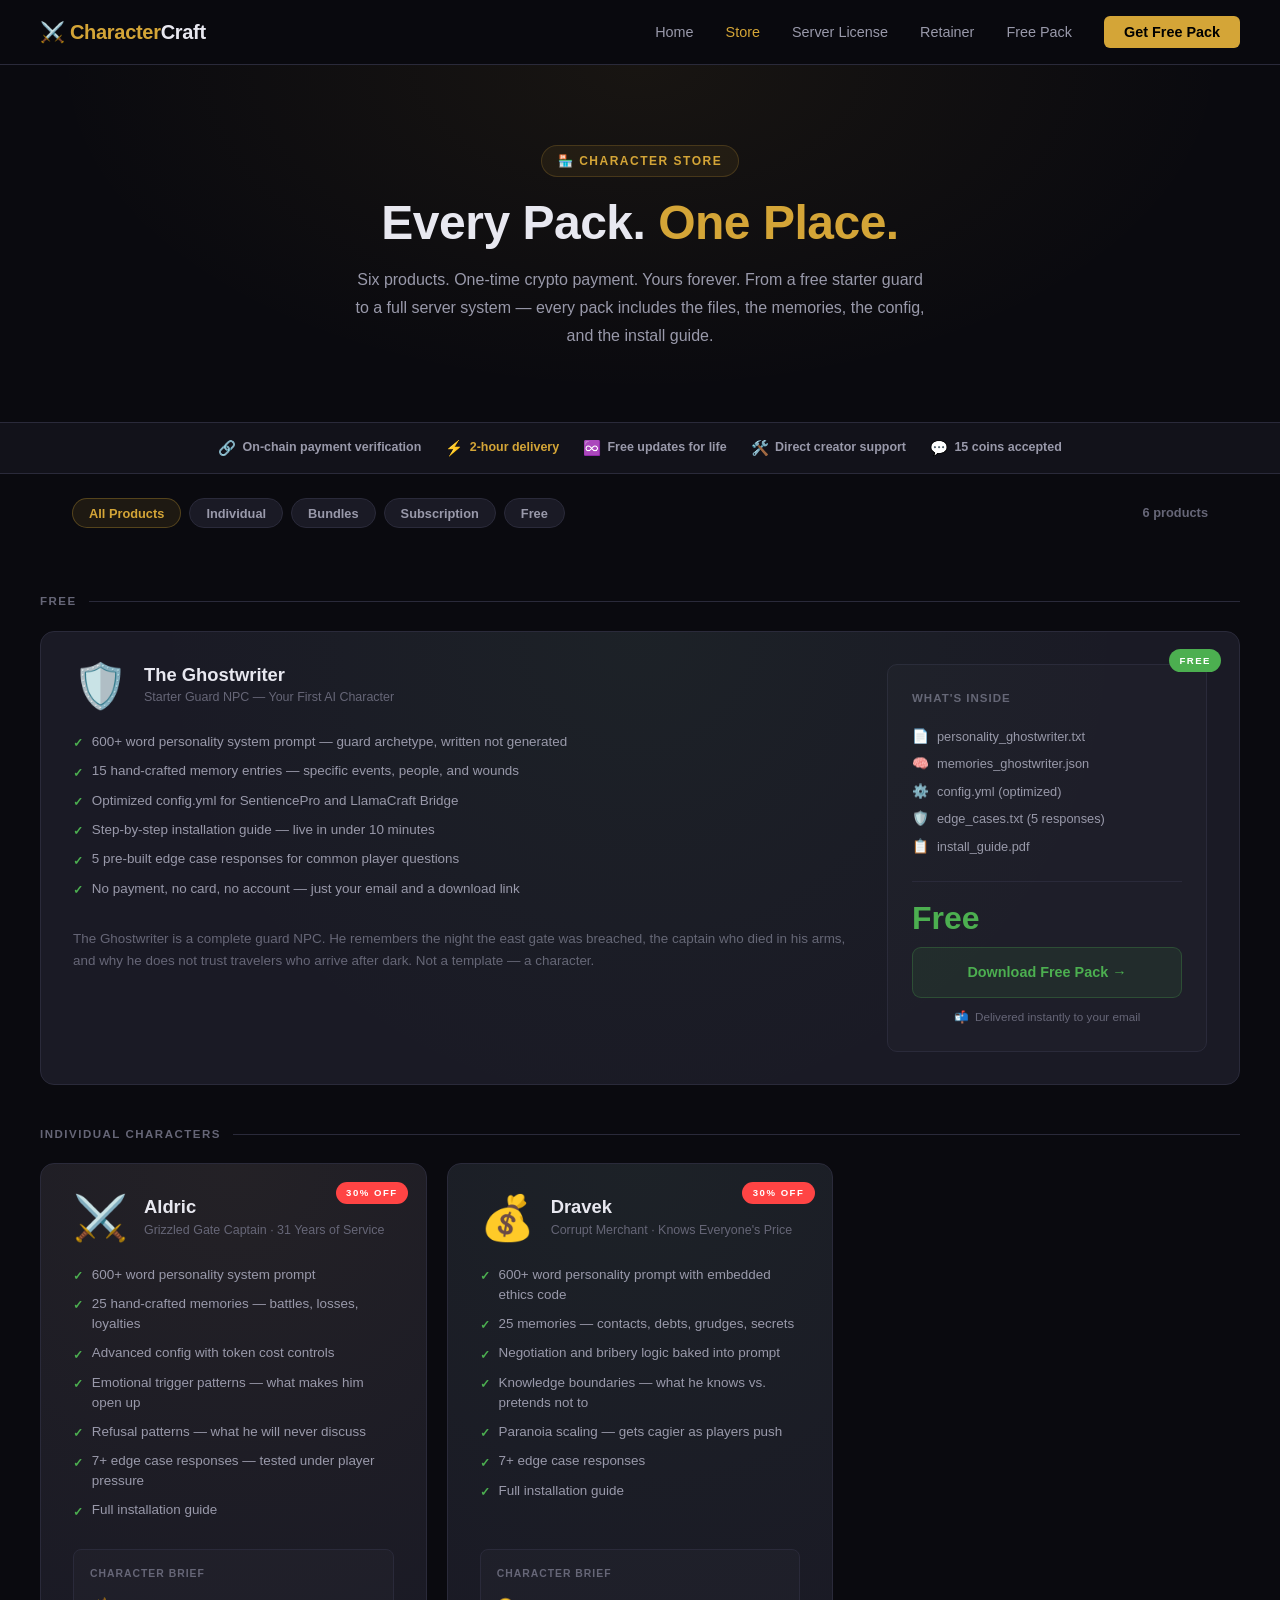
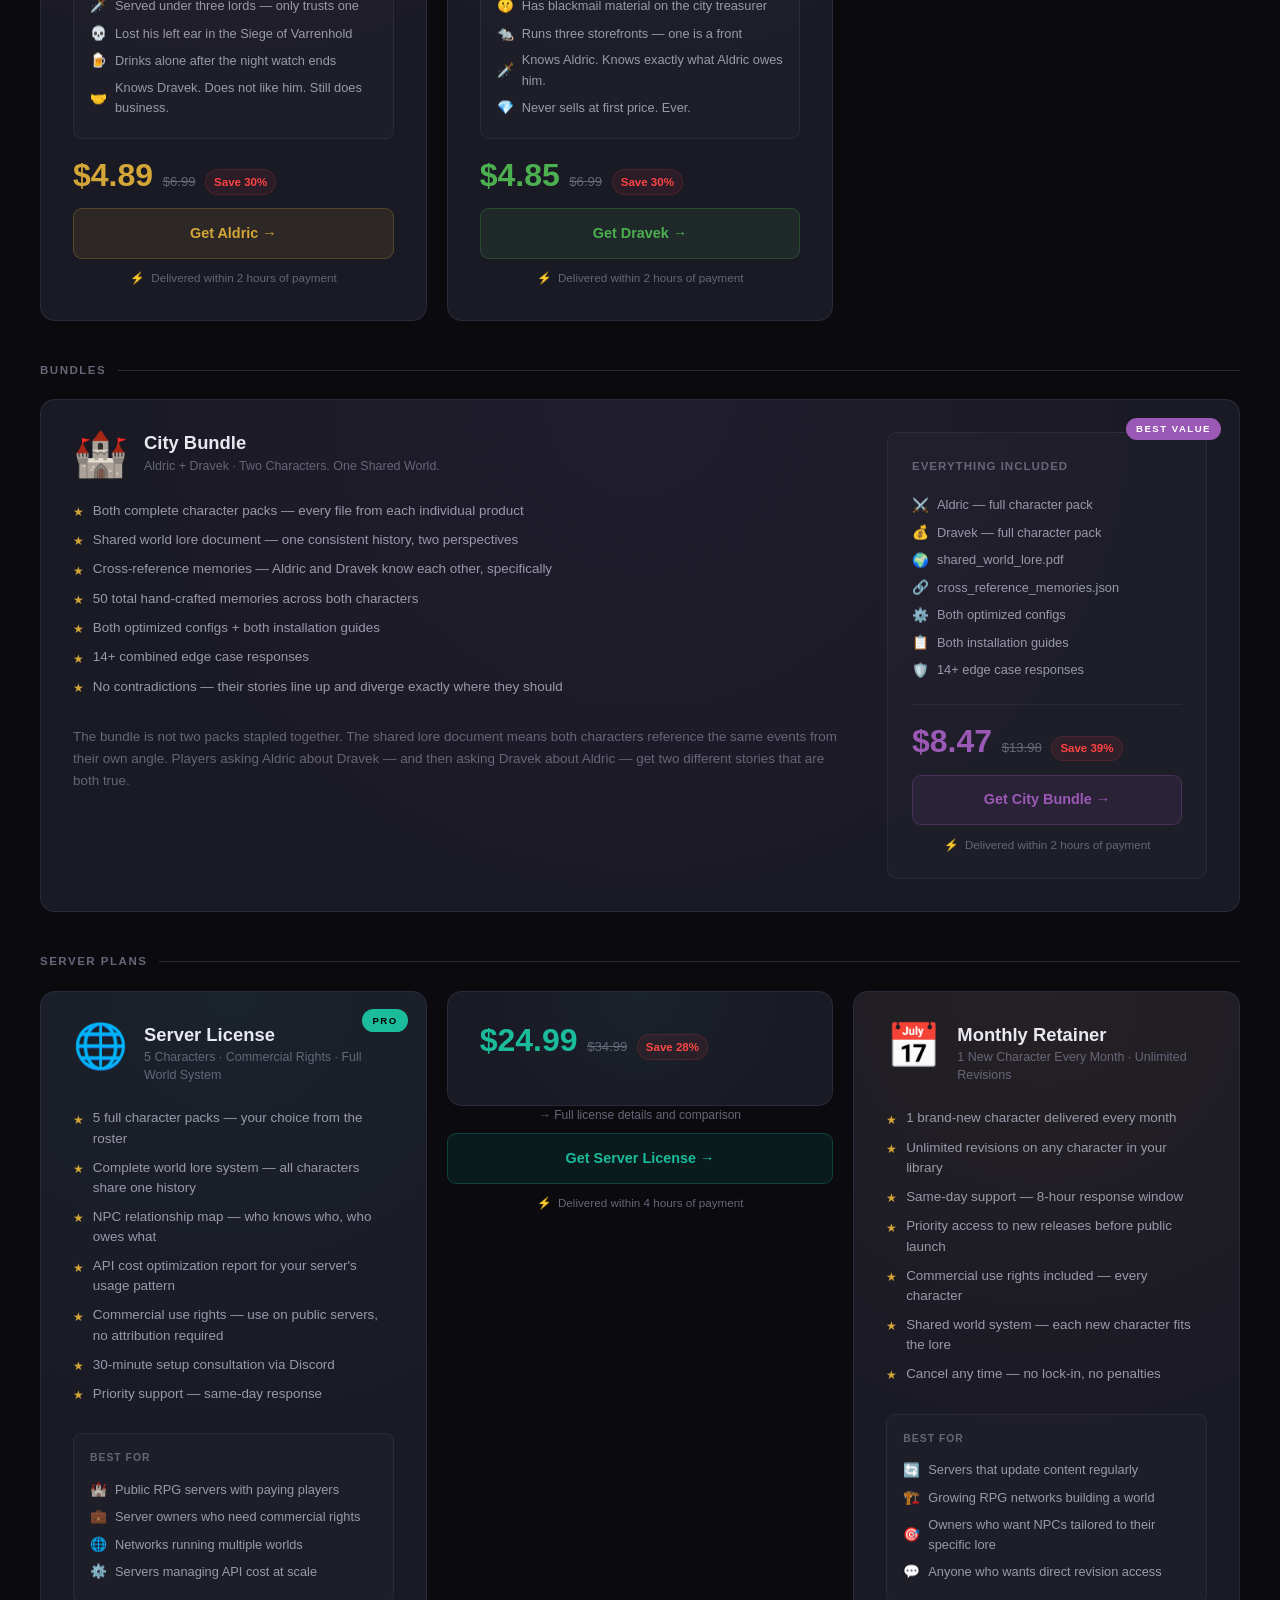
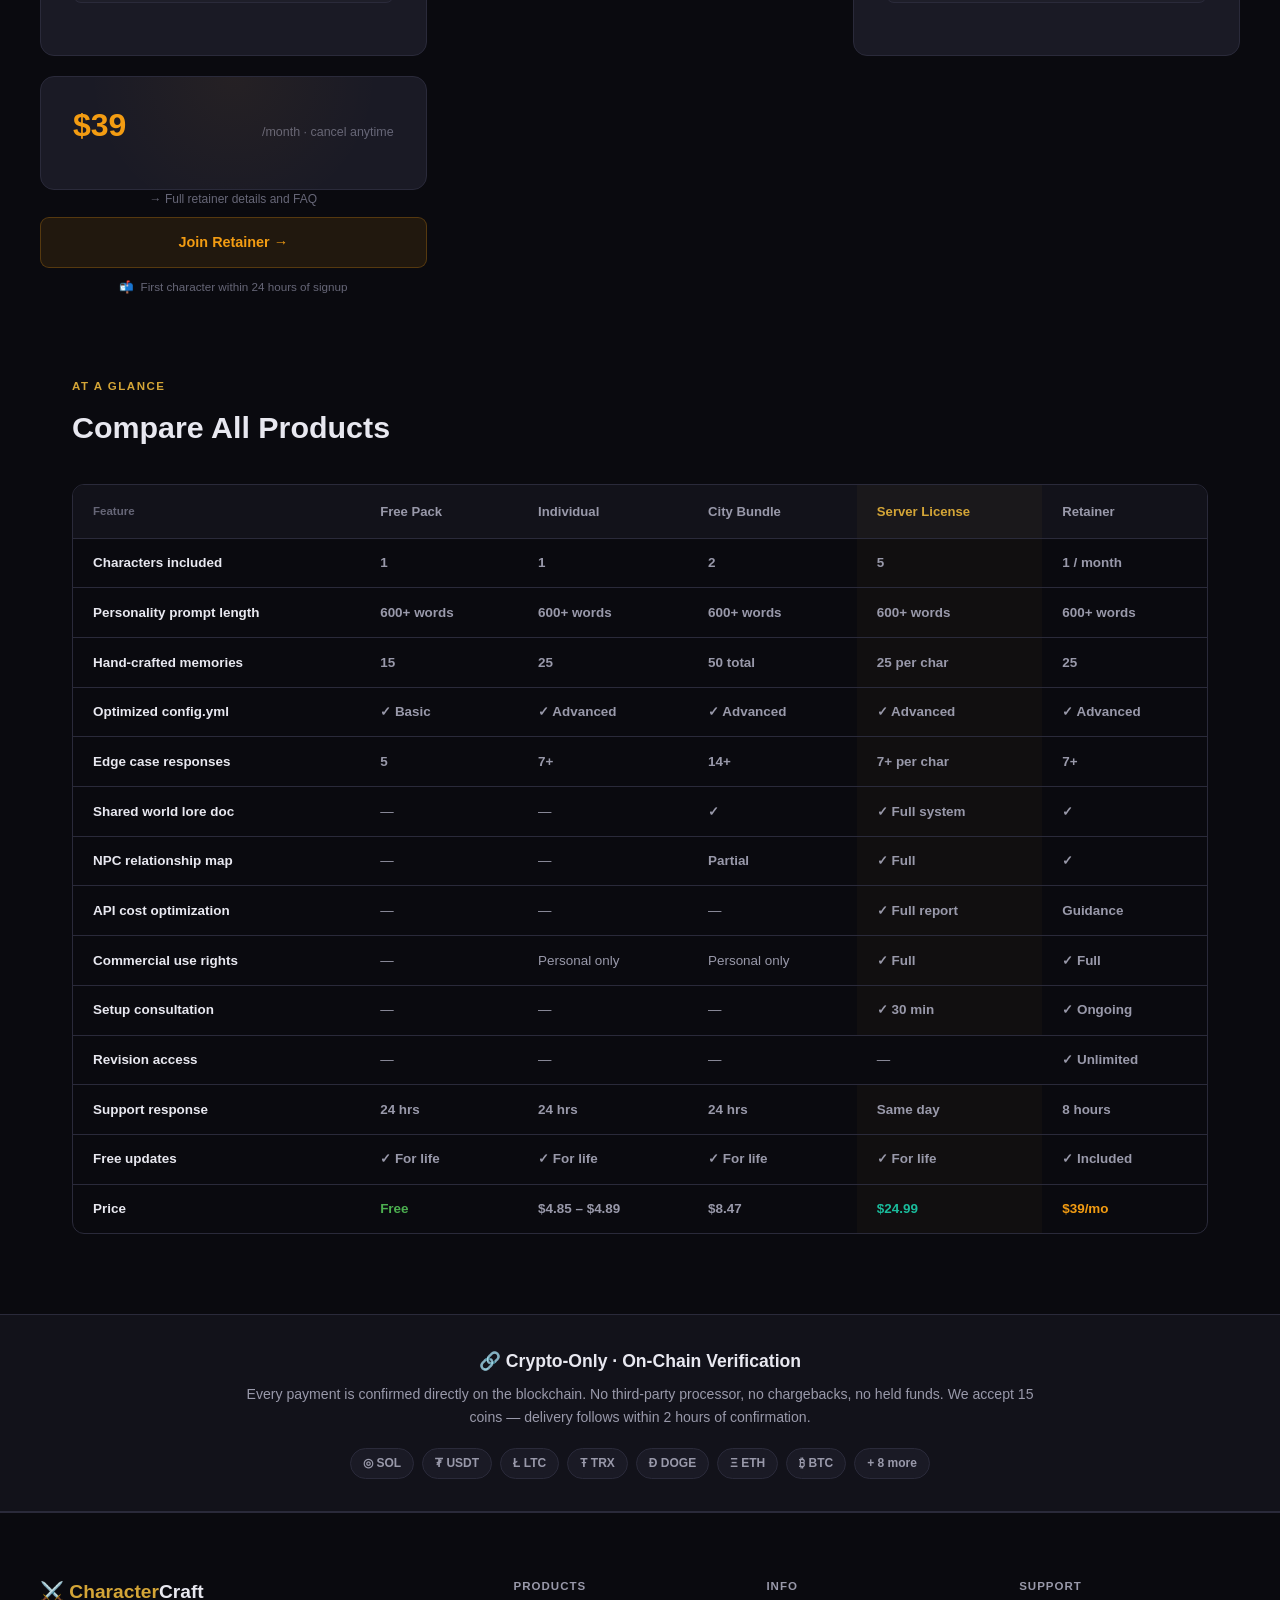
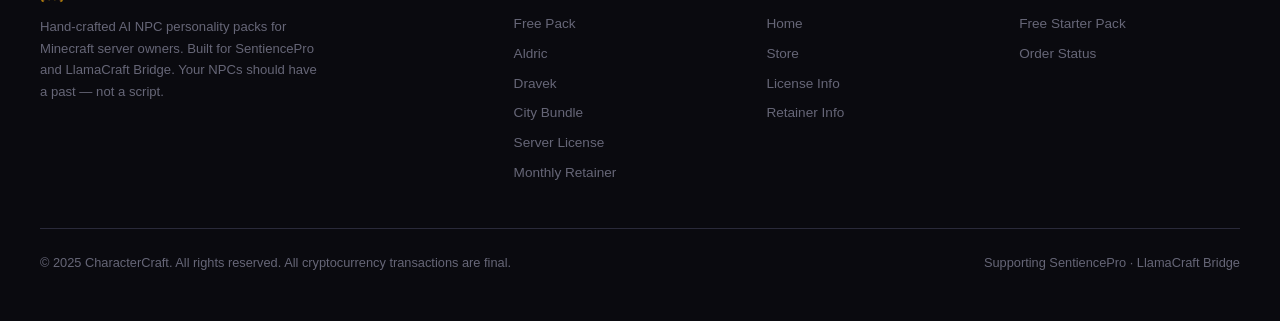
<file: store.html>
<!DOCTYPE html>
<html lang="en">
<head>
    <meta charset="UTF-8">
    <meta name="viewport" content="width=device-width, initial-scale=1.0">
    <title>Store — CharacterCraft AI NPC Packs</title>
    <meta name="description" content="Browse all CharacterCraft AI NPC personality packs. Free starter, individual characters, bundles, server license, and monthly retainer. One-time crypto payment.">
    <meta property="og:title" content="Store — CharacterCraft AI NPC Packs">
    <meta property="og:description" content="Every CharacterCraft pack in one place. Deep personalities, real memories, optimized configs. Pay once. Yours forever.">
    <meta property="og:type" content="website">
    <meta property="og:url" content="https://shakskin.github.io/CharacterCraft/store.html">
    <link rel="canonical" href="https://shakskin.github.io/CharacterCraft/store.html">
    <base href="https://shakskin.github.io/CharacterCraft/">
    <style>
        :root {
            --gold:          #D4A537;
            --gold-light:    #F2D06B;
            --bg-primary:    #0A0A0F;
            --bg-secondary:  #12121A;
            --bg-card:       #1A1A25;
            --bg-hover:      #222233;
            --text-primary:  #E8E8F0;
            --text-secondary:#9999AA;
            --text-muted:    #666677;
            --border:        #2A2A3A;
            --green:         #4CAF50;
            --red:           #E74C3C;
            --urgent-red:    #FF4444;
            --purple:        #9B59B6;
            --teal:          #1ABC9C;
            --amber:         #F39C12;
            --blue:          #3498DB;
        }

        *, *::before, *::after { margin: 0; padding: 0; box-sizing: border-box; }
        html { scroll-behavior: smooth; }

        body {
            font-family:  'Segoe UI', -apple-system, BlinkMacSystemFont, sans-serif;
            background:   var(--bg-primary);
            color:        var(--text-primary);
            line-height:  1.6;
            overflow-x:   hidden;
        }

        /* ── NAV ── */
        nav {
            position:        sticky;
            top:             0;
            z-index:         1000;
            background:      rgba(10,10,15,0.97);
            backdrop-filter: blur(12px);
            border-bottom:   1px solid var(--border);
            padding:         0 2rem;
        }

        .nav-inner {
            max-width:       1200px;
            margin:          0 auto;
            display:         flex;
            justify-content: space-between;
            align-items:     center;
            height:          64px;
        }

        .nav-logo {
            font-size:       1.25rem;
            font-weight:     700;
            color:           var(--gold);
            text-decoration: none;
            letter-spacing:  -0.3px;
        }

        .nav-logo span { color: var(--text-primary); }

        .nav-links {
            display:     flex;
            gap:         2rem;
            list-style:  none;
            align-items: center;
        }

        .nav-links a {
            color:           var(--text-secondary);
            text-decoration: none;
            font-size:       0.9rem;
            font-weight:     500;
            transition:      color 0.2s;
        }

        .nav-links a:hover,
        .nav-links a.active { color: var(--gold); }

        .nav-links .nav-cta {
            background:    var(--gold);
            color:         #000;
            padding:       0.5rem 1.25rem;
            border-radius: 6px;
            font-weight:   700;
            transition:    background 0.2s;
        }

        .nav-links .nav-cta:hover { background: var(--gold-light); color: #000; }

        .nav-toggle {
            display:    none;
            background: none;
            border:     none;
            color:      var(--text-primary);
            font-size:  1.5rem;
            cursor:     pointer;
        }

        /* ── PAGE HEADER ── */
        .page-header {
            padding:    5rem 2rem 3rem;
            text-align: center;
            position:   relative;
            overflow:   hidden;
        }

        .page-header::before {
            content:        '';
            position:       absolute;
            inset:          0;
            background:     radial-gradient(ellipse at 50% 0%,
                                rgba(212,165,55,0.07) 0%,
                                transparent 65%);
            pointer-events: none;
        }

        .page-header-inner {
            max-width: 720px;
            margin:    0 auto;
            position:  relative;
            z-index:   1;
        }

        .page-eyebrow {
            display:        inline-flex;
            align-items:    center;
            gap:            0.5rem;
            background:     rgba(212,165,55,0.08);
            border:         1px solid rgba(212,165,55,0.2);
            color:          var(--gold);
            font-size:      0.75rem;
            font-weight:    700;
            letter-spacing: 1.5px;
            text-transform: uppercase;
            padding:        0.35rem 1rem;
            border-radius:  50px;
            margin-bottom:  1.25rem;
        }

        .page-header h1 {
            font-size:     clamp(2rem, 5vw, 3rem);
            font-weight:   800;
            line-height:   1.1;
            margin-bottom: 1rem;
            letter-spacing:-0.5px;
        }

        .page-header h1 .gold { color: var(--gold); }

        .page-header p {
            font-size:   1rem;
            color:       var(--text-secondary);
            line-height: 1.75;
            max-width:   580px;
            margin:      0 auto 1.5rem;
        }

        /* Trust bar */
        .trust-bar {
            display:         flex;
            align-items:     center;
            justify-content: center;
            gap:             1.5rem;
            flex-wrap:       wrap;
            padding:         0.85rem 2rem;
            background:      var(--bg-secondary);
            border-top:      1px solid var(--border);
            border-bottom:   1px solid var(--border);
        }

        .trust-item {
            display:     flex;
            align-items: center;
            gap:         0.4rem;
            font-size:   0.78rem;
            color:       var(--text-secondary);
            font-weight: 600;
        }

        .trust-item .trust-icon { font-size: 0.9rem; }
        .trust-item .trust-highlight { color: var(--gold); }

        /* ── FILTER BAR ── */
        .filter-bar {
            padding:         1.5rem 2rem;
            display:         flex;
            align-items:     center;
            justify-content: space-between;
            flex-wrap:       wrap;
            gap:             1rem;
            max-width:       1200px;
            margin:          0 auto;
        }

        .filter-tabs {
            display:    flex;
            gap:        0.5rem;
            flex-wrap:  wrap;
        }

        .filter-tab {
            padding:       0.4rem 1rem;
            border-radius: 50px;
            border:        1px solid var(--border);
            background:    var(--bg-card);
            color:         var(--text-secondary);
            font-size:     0.8rem;
            font-weight:   600;
            cursor:        pointer;
            transition:    all 0.2s;
        }

        .filter-tab:hover,
        .filter-tab.active {
            background:   rgba(212,165,55,0.1);
            border-color: rgba(212,165,55,0.3);
            color:        var(--gold);
        }

        .store-count {
            font-size:  0.8rem;
            color:      var(--text-muted);
            font-weight:600;
        }

        /* ── STORE GRID ── */
        .store-section {
            padding:   0 2rem 5rem;
        }

        .store-inner {
            max-width: 1200px;
            margin:    0 auto;
        }

        /* Tier label */
        .tier-label {
            display:         flex;
            align-items:     center;
            gap:             0.75rem;
            margin:          2.5rem 0 1.25rem;
        }

        .tier-label-text {
            font-size:      0.72rem;
            font-weight:    700;
            letter-spacing: 1.5px;
            text-transform: uppercase;
            color:          var(--text-muted);
            white-space:    nowrap;
        }

        .tier-label-line {
            flex:       1;
            height:     1px;
            background: var(--border);
        }

        /* PRODUCT CARDS */
        .products-grid {
            display:               grid;
            grid-template-columns: repeat(3, 1fr);
            gap:                   1.25rem;
        }

        .products-grid.grid-2 {
            grid-template-columns: repeat(2, 1fr);
        }

        .products-grid.grid-1 {
            grid-template-columns: 1fr;
        }

        .product-card {
            background:     var(--bg-card);
            border:         1px solid var(--border);
            border-radius:  14px;
            padding:        2rem;
            display:        flex;
            flex-direction: column;
            transition:     all 0.25s;
            position:       relative;
            overflow:       hidden;
            text-decoration:none;
            color:          inherit;
        }

        .product-card:hover {
            transform:  translateY(-4px);
            box-shadow: 0 16px 48px rgba(0,0,0,0.35);
        }

        .product-card::before {
            content:        '';
            position:       absolute;
            inset:          0;
            pointer-events: none;
        }

        /* Accent system */
        .card-gold   { --ca: #D4A537; --cr: 212,165,55; }
        .card-green  { --ca: #4CAF50; --cr: 76,175,80;  }
        .card-purple { --ca: #9B59B6; --cr: 155,89,182; }
        .card-teal   { --ca: #1ABC9C; --cr: 26,188,156; }
        .card-amber  { --ca: #F39C12; --cr: 243,156,18; }
        .card-blue   { --ca: #3498DB; --cr: 52,152,219; }

        .product-card:hover { border-color: rgba(var(--cr, 212,165,55), 0.35); }

        .product-card::before {
            background: radial-gradient(circle at 50% 0%,
                            rgba(var(--cr, 212,165,55), 0.05) 0%,
                            transparent 65%);
        }

        /* Badge */
        .card-badge {
            position:       absolute;
            top:            1.1rem;
            right:          1.1rem;
            font-size:      0.6rem;
            font-weight:    800;
            letter-spacing: 1.5px;
            text-transform: uppercase;
            padding:        0.22rem 0.65rem;
            border-radius:  50px;
            z-index:        1;
        }

        .badge-free   { background: var(--green);       color: #fff; }
        .badge-sale   { background: var(--urgent-red);  color: #fff; }
        .badge-best   { background: var(--purple);      color: #fff; }
        .badge-pro    { background: var(--teal);        color: #000; }
        .badge-new    { background: var(--blue);        color: #fff; }

        /* Card header */
        .card-header {
            display:       flex;
            align-items:   flex-start;
            gap:           1rem;
            margin-bottom: 1.25rem;
            position:      relative;
            z-index:       1;
        }

        .card-icon {
            font-size:     2.75rem;
            flex-shrink:   0;
            line-height:   1;
        }

        .card-title-block { flex: 1; }

        .card-name {
            font-size:   1.15rem;
            font-weight: 800;
            line-height: 1.2;
            margin-bottom:0.2rem;
        }

        .card-role {
            font-size:  0.78rem;
            color:      var(--text-muted);
            line-height:1.4;
        }

        /* Divider */
        .card-divider {
            height:        1px;
            background:    var(--border);
            margin:        1.25rem 0;
            position:      relative;
            z-index:       1;
        }

        /* Features */
        .card-features {
            list-style:    none;
            margin-bottom: 1.5rem;
            flex:          1;
            position:      relative;
            z-index:       1;
        }

        .card-features li {
            font-size:   0.84rem;
            color:       var(--text-secondary);
            padding:     0.28rem 0;
            display:     flex;
            align-items: flex-start;
            gap:         0.55rem;
            line-height: 1.5;
        }

        .feat-check {
            color:       var(--green);
            font-weight: 700;
            flex-shrink: 0;
            font-size:   0.75rem;
            margin-top:  0.15rem;
        }

        .feat-star {
            color:      var(--gold);
            font-size:  0.75rem;
            flex-shrink:0;
            margin-top: 0.15rem;
        }

        /* What's inside expanded block */
        .card-inside {
            background:    rgba(255,255,255,0.02);
            border:        1px solid var(--border);
            border-radius: 8px;
            padding:       1rem;
            margin-bottom: 1.25rem;
            position:      relative;
            z-index:       1;
        }

        .card-inside-label {
            font-size:      0.65rem;
            font-weight:    700;
            letter-spacing: 1px;
            text-transform: uppercase;
            color:          var(--text-muted);
            margin-bottom:  0.6rem;
        }

        .inside-item {
            display:      flex;
            align-items:  center;
            gap:          0.5rem;
            font-size:    0.8rem;
            color:        var(--text-secondary);
            padding:      0.18rem 0;
        }

        .inside-icon { font-size: 0.85rem; }

        /* Pricing */
        .card-pricing {
            position:  relative;
            z-index:   1;
        }

        .card-price-row {
            display:     flex;
            align-items: baseline;
            gap:         0.6rem;
            margin-bottom:0.85rem;
        }

        .card-price {
            font-size:   2rem;
            font-weight: 800;
            color:       var(--ca, var(--gold));
            line-height: 1;
        }

        .card-price-orig {
            font-size:       0.82rem;
            color:           var(--text-muted);
            text-decoration: line-through;
        }

        .card-price-save {
            font-size:    0.72rem;
            font-weight:  700;
            color:        var(--urgent-red);
            background:   rgba(255,68,68,0.08);
            border:       1px solid rgba(255,68,68,0.15);
            padding:      0.15rem 0.5rem;
            border-radius:50px;
        }

        .card-price-period {
            font-size:   0.78rem;
            color:       var(--text-muted);
            margin-left: auto;
        }

        .card-btn {
            display:         block;
            text-align:      center;
            padding:         0.8rem 1.5rem;
            border-radius:   9px;
            font-size:       0.9rem;
            font-weight:     700;
            text-decoration: none;
            transition:      all 0.2s;
            background:      rgba(var(--cr, 212,165,55), 0.1);
            border:          1px solid rgba(var(--cr, 212,165,55), 0.25);
            color:           var(--ca, var(--gold));
            position:        relative;
            z-index:         1;
        }

        .card-btn:hover {
            background: rgba(var(--cr, 212,165,55), 0.2);
            transform:  translateY(-1px);
        }

        .card-btn.btn-primary {
            background: var(--ca, var(--gold));
            color:      #000;
            border:     none;
        }

        .card-btn.btn-primary:hover {
            filter:     brightness(1.1);
            background: var(--ca, var(--gold));
        }

        .card-btn.btn-free-style {
            background: rgba(76,175,80,0.1);
            border:     1px solid rgba(76,175,80,0.25);
            color:      var(--green);
        }

        .card-btn.btn-free-style:hover { background: rgba(76,175,80,0.2); }

        /* Delivery note */
        .card-delivery {
            display:       flex;
            align-items:   center;
            gap:           0.4rem;
            font-size:     0.73rem;
            color:         var(--text-muted);
            margin-top:    0.65rem;
            justify-content:center;
            position:      relative;
            z-index:       1;
        }

        /* ── FEATURED / WIDE CARD ── */
        .product-card.card-wide {
            grid-column: 1 / -1;
        }

        .wide-layout {
            display: flex;
            gap:     2.5rem;
            align-items:flex-start;
        }

        .wide-left  { flex: 1; }
        .wide-right {
            width:        320px;
            flex-shrink:  0;
            background:   rgba(255,255,255,0.02);
            border:       1px solid var(--border);
            border-radius:10px;
            padding:      1.5rem;
        }

        .wide-right h4 {
            font-size:     0.72rem;
            font-weight:   700;
            letter-spacing:1px;
            text-transform:uppercase;
            color:         var(--text-muted);
            margin-bottom: 1rem;
        }

        /* ── COMPARISON TABLE ── */
        .compare-section {
            padding:    0 2rem 5rem;
            max-width:  1200px;
            margin:     0 auto;
        }

        .compare-label {
            font-size:      0.72rem;
            font-weight:    700;
            letter-spacing: 1.5px;
            text-transform: uppercase;
            color:          var(--gold);
            margin-bottom:  0.5rem;
        }

        .compare-title {
            font-size:     clamp(1.4rem, 2.5vw, 1.9rem);
            font-weight:   700;
            margin-bottom: 2rem;
        }

        .compare-table-wrap {
            overflow-x:    auto;
            border-radius: 12px;
            border:        1px solid var(--border);
        }

        table.compare {
            width:           100%;
            border-collapse: collapse;
            min-width:       720px;
        }

        table.compare thead tr {
            background:   var(--bg-secondary);
            border-bottom:1px solid var(--border);
        }

        table.compare thead th {
            padding:    1rem 1.25rem;
            font-size:  0.82rem;
            font-weight:700;
            text-align: left;
            color:      var(--text-secondary);
        }

        table.compare thead th.col-feature {
            color:     var(--text-muted);
            font-size: 0.72rem;
        }

        table.compare thead th.col-highlight {
            color:      var(--gold);
            background: rgba(212,165,55,0.04);
        }

        table.compare tbody tr {
            border-bottom: 1px solid var(--border);
            transition:    background 0.15s;
        }

        table.compare tbody tr:last-child { border-bottom: none; }
        table.compare tbody tr:hover { background: var(--bg-hover); }

        table.compare tbody td {
            padding:    0.85rem 1.25rem;
            font-size:  0.84rem;
            color:      var(--text-secondary);
            text-align: left;
        }

        table.compare tbody td:first-child {
            color:      var(--text-primary);
            font-weight:600;
        }

        table.compare tbody td.col-highlight {
            background: rgba(212,165,55,0.03);
        }

        .cmp-yes   { color: var(--green); font-weight: 700; }
        .cmp-no    { color: var(--text-muted); }
        .cmp-part  { color: var(--amber); font-weight: 600; }
        .cmp-val   { color: var(--text-primary); font-weight: 600; }

        /* ── PAYMENT STRIP ── */
        .payment-strip {
            background:    var(--bg-secondary);
            border-top:    1px solid var(--border);
            border-bottom: 1px solid var(--border);
            padding:       2rem 2rem;
            text-align:    center;
        }

        .payment-strip-inner { max-width: 800px; margin: 0 auto; }

        .payment-strip h3 {
            font-size:     1.1rem;
            font-weight:   700;
            margin-bottom: 0.5rem;
        }

        .payment-strip p {
            color:         var(--text-secondary);
            font-size:     0.88rem;
            margin-bottom: 1.25rem;
        }

        .coins-grid {
            display:         flex;
            flex-wrap:       wrap;
            gap:             0.5rem;
            justify-content: center;
        }

        .coin-chip {
            display:       flex;
            align-items:   center;
            gap:           0.35rem;
            background:    var(--bg-card);
            border:        1px solid var(--border);
            border-radius: 50px;
            padding:       0.3rem 0.75rem;
            font-size:     0.75rem;
            font-weight:   600;
            color:         var(--text-secondary);
        }

        /* ── FOOTER ── */
        footer {
            padding:    4rem 2rem 3rem;
            border-top: 1px solid var(--border);
        }

        .footer-inner { max-width: 1200px; margin: 0 auto; }

        .footer-grid {
            display:               grid;
            grid-template-columns: 2fr 1fr 1fr 1fr;
            gap:                   2rem;
            margin-bottom:         2.5rem;
        }

        .footer-logo {
            font-size:       1.2rem;
            font-weight:     700;
            color:           var(--gold);
            text-decoration: none;
            display:         block;
            margin-bottom:   0.5rem;
        }

        .footer-logo span { color: var(--text-primary); }

        .footer-brand p {
            font-size:   0.82rem;
            color:       var(--text-muted);
            line-height: 1.65;
            max-width:   280px;
        }

        .footer-col h4 {
            font-size:      0.72rem;
            font-weight:    700;
            letter-spacing: 1px;
            text-transform: uppercase;
            color:          var(--text-secondary);
            margin-bottom:  0.85rem;
        }

        .footer-col a {
            display:         block;
            color:           var(--text-muted);
            text-decoration: none;
            font-size:       0.85rem;
            padding:         0.25rem 0;
            transition:      color 0.2s;
        }

        .footer-col a:hover { color: var(--gold); }

        .footer-bottom {
            border-top:      1px solid var(--border);
            padding-top:     1.5rem;
            display:         flex;
            justify-content: space-between;
            align-items:     center;
            flex-wrap:       wrap;
            gap:             0.75rem;
        }

        .footer-copy {
            color:     var(--text-muted);
            font-size: 0.8rem;
        }

        /* ── ANIMATIONS ── */
        @keyframes fadeUp {
            from { opacity: 0; transform: translateY(16px); }
            to   { opacity: 1; transform: translateY(0); }
        }

        /* ── RESPONSIVE ── */
        @media (max-width: 1050px) {
            .products-grid             { grid-template-columns: 1fr 1fr; }
            .wide-layout               { flex-direction: column; }
            .wide-right                { width: 100%; }
            .footer-grid               { grid-template-columns: 1fr 1fr; }
        }

        @media (max-width: 650px) {
            .nav-links {
                display:        none;
                position:       absolute;
                top:            64px;
                left:           0;
                right:          0;
                background:     rgba(10,10,15,0.98);
                flex-direction: column;
                padding:        1.5rem 2rem;
                gap:            1rem;
                border-bottom:  1px solid var(--border);
            }

            .nav-links.open { display: flex; }
            .nav-toggle     { display: block; }

            .products-grid             { grid-template-columns: 1fr; }
            .footer-grid               { grid-template-columns: 1fr; }
            .footer-bottom             { flex-direction: column; text-align: center; }
            .product-card.card-wide    { grid-column: 1; }
        }
    </style>
</head>
<body>

<!-- ── NAV ── -->
<nav>
    <div class="nav-inner">
        <a href="index.html" class="nav-logo">⚔️ Character<span>Craft</span></a>
        <button class="nav-toggle"
                onclick="document.querySelector('.nav-links').classList.toggle('open')"
                aria-label="Menu">☰</button>
        <ul class="nav-links">
            <li><a href="index.html">Home</a></li>
            <li><a href="store.html" class="active">Store</a></li>
            <li><a href="license.html">Server License</a></li>
            <li><a href="retainer.html">Retainer</a></li>
            <li><a href="free.html">Free Pack</a></li>
            <li><a href="free.html" class="nav-cta">Get Free Pack</a></li>
        </ul>
    </div>
</nav>

<!-- ── PAGE HEADER ── -->
<header class="page-header">
    <div class="page-header-inner">
        <div class="page-eyebrow">🏪 Character Store</div>
        <h1>Every Pack. <span class="gold">One Place.</span></h1>
        <p>
            Six products. One-time crypto payment. Yours forever.
            From a free starter guard to a full server system —
            every pack includes the files, the memories, the config,
            and the install guide.
        </p>
    </div>
</header>

<!-- ── TRUST BAR ── -->
<div class="trust-bar">
    <div class="trust-item">
        <span class="trust-icon">🔗</span>
        <span>On-chain payment verification</span>
    </div>
    <div class="trust-item">
        <span class="trust-icon">⚡</span>
        <span class="trust-highlight">2-hour delivery</span>
    </div>
    <div class="trust-item">
        <span class="trust-icon">♾️</span>
        <span>Free updates for life</span>
    </div>
    <div class="trust-item">
        <span class="trust-icon">🛠️</span>
        <span>Direct creator support</span>
    </div>
    <div class="trust-item">
        <span class="trust-icon">💬</span>
        <span>15 coins accepted</span>
    </div>
</div>

<!-- ── FILTER BAR ── -->
<div class="filter-bar">
    <div class="filter-tabs">
        <button class="filter-tab active">All Products</button>
        <button class="filter-tab">Individual</button>
        <button class="filter-tab">Bundles</button>
        <button class="filter-tab">Subscription</button>
        <button class="filter-tab">Free</button>
    </div>
    <span class="store-count">6 products</span>
</div>

<!-- ── STORE ── -->
<main class="store-section">
    <div class="store-inner">

        <!-- FREE TIER -->
        <div class="tier-label">
            <span class="tier-label-text">Free</span>
            <span class="tier-label-line"></span>
        </div>

        <div class="products-grid grid-1">
            <a href="free.html" class="product-card card-green">
                <span class="card-badge badge-free">Free</span>

                <div class="wide-layout">
                    <div class="wide-left">
                        <div class="card-header">
                            <span class="card-icon">🛡️</span>
                            <div class="card-title-block">
                                <div class="card-name">The Ghostwriter</div>
                                <div class="card-role">Starter Guard NPC — Your First AI Character</div>
                            </div>
                        </div>

                        <ul class="card-features">
                            <li><span class="feat-check">✓</span> 600+ word personality system prompt — guard archetype, written not generated</li>
                            <li><span class="feat-check">✓</span> 15 hand-crafted memory entries — specific events, people, and wounds</li>
                            <li><span class="feat-check">✓</span> Optimized config.yml for SentiencePro and LlamaCraft Bridge</li>
                            <li><span class="feat-check">✓</span> Step-by-step installation guide — live in under 10 minutes</li>
                            <li><span class="feat-check">✓</span> 5 pre-built edge case responses for common player questions</li>
                            <li><span class="feat-check">✓</span> No payment, no card, no account — just your email and a download link</li>
                        </ul>

                        <p style="font-size:0.84rem;color:var(--text-muted);line-height:1.65;">
                            The Ghostwriter is a complete guard NPC. He remembers the night
                            the east gate was breached, the captain who died in his arms,
                            and why he does not trust travelers who arrive after dark.
                            Not a template — a character.
                        </p>
                    </div>

                    <div class="wide-right">
                        <h4>What's inside</h4>
                        <div class="inside-item"><span class="inside-icon">📄</span> personality_ghostwriter.txt</div>
                        <div class="inside-item"><span class="inside-icon">🧠</span> memories_ghostwriter.json</div>
                        <div class="inside-item"><span class="inside-icon">⚙️</span> config.yml (optimized)</div>
                        <div class="inside-item"><span class="inside-icon">🛡️</span> edge_cases.txt (5 responses)</div>
                        <div class="inside-item"><span class="inside-icon">📋</span> install_guide.pdf</div>

                        <div class="card-divider"></div>

                        <div class="card-price-row">
                            <span class="card-price" style="color:var(--green);">Free</span>
                        </div>
                        <span class="card-btn btn-free-style">Download Free Pack →</span>
                        <div class="card-delivery">
                            <span>📬</span> Delivered instantly to your email
                        </div>
                    </div>
                </div>
            </a>
        </div>

        <!-- INDIVIDUAL CHARACTERS -->
        <div class="tier-label">
            <span class="tier-label-text">Individual Characters</span>
            <span class="tier-label-line"></span>
        </div>

        <div class="products-grid">

            <!-- ALDRIC -->
            <a href="pay-aldric.html" class="product-card card-gold">
                <span class="card-badge badge-sale">30% Off</span>

                <div class="card-header">
                    <span class="card-icon">⚔️</span>
                    <div class="card-title-block">
                        <div class="card-name">Aldric</div>
                        <div class="card-role">Grizzled Gate Captain · 31 Years of Service</div>
                    </div>
                </div>

                <ul class="card-features">
                    <li><span class="feat-check">✓</span> 600+ word personality system prompt</li>
                    <li><span class="feat-check">✓</span> 25 hand-crafted memories — battles, losses, loyalties</li>
                    <li><span class="feat-check">✓</span> Advanced config with token cost controls</li>
                    <li><span class="feat-check">✓</span> Emotional trigger patterns — what makes him open up</li>
                    <li><span class="feat-check">✓</span> Refusal patterns — what he will never discuss</li>
                    <li><span class="feat-check">✓</span> 7+ edge case responses — tested under player pressure</li>
                    <li><span class="feat-check">✓</span> Full installation guide</li>
                </ul>

                <div class="card-inside">
                    <div class="card-inside-label">Character brief</div>
                    <div class="inside-item"><span class="inside-icon">🗡️</span> Served under three lords — only trusts one</div>
                    <div class="inside-item"><span class="inside-icon">💀</span> Lost his left ear in the Siege of Varrenhold</div>
                    <div class="inside-item"><span class="inside-icon">🍺</span> Drinks alone after the night watch ends</div>
                    <div class="inside-item"><span class="inside-icon">🤝</span> Knows Dravek. Does not like him. Still does business.</div>
                </div>

                <div class="card-pricing">
                    <div class="card-price-row">
                        <span class="card-price">$4.89</span>
                        <span class="card-price-orig">$6.99</span>
                        <span class="card-price-save">Save 30%</span>
                    </div>
                    <span class="card-btn">Get Aldric →</span>
                    <div class="card-delivery">
                        <span>⚡</span> Delivered within 2 hours of payment
                    </div>
                </div>
            </a>

            <!-- DRAVEK -->
            <a href="pay-dravek.html" class="product-card card-green">
                <span class="card-badge badge-sale">30% Off</span>

                <div class="card-header">
                    <span class="card-icon">💰</span>
                    <div class="card-title-block">
                        <div class="card-name">Dravek</div>
                        <div class="card-role">Corrupt Merchant · Knows Everyone's Price</div>
                    </div>
                </div>

                <ul class="card-features">
                    <li><span class="feat-check">✓</span> 600+ word personality prompt with embedded ethics code</li>
                    <li><span class="feat-check">✓</span> 25 memories — contacts, debts, grudges, secrets</li>
                    <li><span class="feat-check">✓</span> Negotiation and bribery logic baked into prompt</li>
                    <li><span class="feat-check">✓</span> Knowledge boundaries — what he knows vs. pretends not to</li>
                    <li><span class="feat-check">✓</span> Paranoia scaling — gets cagier as players push</li>
                    <li><span class="feat-check">✓</span> 7+ edge case responses</li>
                    <li><span class="feat-check">✓</span> Full installation guide</li>
                </ul>

                <div class="card-inside">
                    <div class="card-inside-label">Character brief</div>
                    <div class="inside-item"><span class="inside-icon">🤫</span> Has blackmail material on the city treasurer</div>
                    <div class="inside-item"><span class="inside-icon">🐀</span> Runs three storefronts — one is a front</div>
                    <div class="inside-item"><span class="inside-icon">🗡️</span> Knows Aldric. Knows exactly what Aldric owes him.</div>
                    <div class="inside-item"><span class="inside-icon">💎</span> Never sells at first price. Ever.</div>
                </div>

                <div class="card-pricing">
                    <div class="card-price-row">
                        <span class="card-price" style="color:var(--green);">$4.85</span>
                        <span class="card-price-orig">$6.99</span>
                        <span class="card-price-save">Save 30%</span>
                    </div>
                    <span class="card-btn">Get Dravek →</span>
                    <div class="card-delivery">
                        <span>⚡</span> Delivered within 2 hours of payment
                    </div>
                </div>
            </a>

        </div>

        <!-- BUNDLES -->
        <div class="tier-label">
            <span class="tier-label-text">Bundles</span>
            <span class="tier-label-line"></span>
        </div>

        <div class="products-grid grid-1">
            <a href="pay-city-bundle.html" class="product-card card-purple">
                <span class="card-badge badge-best">Best Value</span>

                <div class="wide-layout">
                    <div class="wide-left">
                        <div class="card-header">
                            <span class="card-icon">🏰</span>
                            <div class="card-title-block">
                                <div class="card-name">City Bundle</div>
                                <div class="card-role">Aldric + Dravek · Two Characters. One Shared World.</div>
                            </div>
                        </div>

                        <ul class="card-features">
                            <li><span class="feat-star">★</span> Both complete character packs — every file from each individual product</li>
                            <li><span class="feat-star">★</span> Shared world lore document — one consistent history, two perspectives</li>
                            <li><span class="feat-star">★</span> Cross-reference memories — Aldric and Dravek know each other, specifically</li>
                            <li><span class="feat-star">★</span> 50 total hand-crafted memories across both characters</li>
                            <li><span class="feat-star">★</span> Both optimized configs + both installation guides</li>
                            <li><span class="feat-star">★</span> 14+ combined edge case responses</li>
                            <li><span class="feat-star">★</span> No contradictions — their stories line up and diverge exactly where they should</li>
                        </ul>

                        <p style="font-size:0.84rem;color:var(--text-muted);line-height:1.65;margin-top:0.75rem;">
                            The bundle is not two packs stapled together.
                            The shared lore document means both characters
                            reference the same events from their own angle.
                            Players asking Aldric about Dravek — and then
                            asking Dravek about Aldric — get two different
                            stories that are both true.
                        </p>
                    </div>

                    <div class="wide-right">
                        <h4>Everything included</h4>
                        <div class="inside-item"><span class="inside-icon">⚔️</span> Aldric — full character pack</div>
                        <div class="inside-item"><span class="inside-icon">💰</span> Dravek — full character pack</div>
                        <div class="inside-item"><span class="inside-icon">🌍</span> shared_world_lore.pdf</div>
                        <div class="inside-item"><span class="inside-icon">🔗</span> cross_reference_memories.json</div>
                        <div class="inside-item"><span class="inside-icon">⚙️</span> Both optimized configs</div>
                        <div class="inside-item"><span class="inside-icon">📋</span> Both installation guides</div>
                        <div class="inside-item"><span class="inside-icon">🛡️</span> 14+ edge case responses</div>

                        <div class="card-divider"></div>

                        <div class="card-price-row">
                            <span class="card-price" style="color:var(--purple);">$8.47</span>
                            <span class="card-price-orig">$13.98</span>
                            <span class="card-price-save">Save 39%</span>
                        </div>
                        <span class="card-btn"
                              style="background:rgba(155,89,182,0.1);
                                     border-color:rgba(155,89,182,0.25);
                                     color:var(--purple);">
                            Get City Bundle →
                        </span>
                        <div class="card-delivery">
                            <span>⚡</span> Delivered within 2 hours of payment
                        </div>
                    </div>
                </div>
            </a>
        </div>

        <!-- LICENSE & RETAINER -->
        <div class="tier-label">
            <span class="tier-label-text">Server Plans</span>
            <span class="tier-label-line"></span>
        </div>

        <div class="products-grid">

            <!-- SERVER LICENSE -->
            <a href="pay-server-license.html" class="product-card card-teal">
                <span class="card-badge badge-pro">Pro</span>

                <div class="card-header">
                    <span class="card-icon">🌐</span>
                    <div class="card-title-block">
                        <div class="card-name">Server License</div>
                        <div class="card-role">5 Characters · Commercial Rights · Full World System</div>
                    </div>
                </div>

                <ul class="card-features">
                    <li><span class="feat-star">★</span> 5 full character packs — your choice from the roster</li>
                    <li><span class="feat-star">★</span> Complete world lore system — all characters share one history</li>
                    <li><span class="feat-star">★</span> NPC relationship map — who knows who, who owes what</li>
                    <li><span class="feat-star">★</span> API cost optimization report for your server's usage pattern</li>
                    <li><span class="feat-star">★</span> Commercial use rights — use on public servers, no attribution required</li>
                    <li><span class="feat-star">★</span> 30-minute setup consultation via Discord</li>
                    <li><span class="feat-star">★</span> Priority support — same-day response</li>
                </ul>

                <div class="card-inside">
                    <div class="card-inside-label">Best for</div>
                    <div class="inside-item"><span class="inside-icon">🏰</span> Public RPG servers with paying players</div>
                    <div class="inside-item"><span class="inside-icon">💼</span> Server owners who need commercial rights</div>
                    <div class="inside-item"><span class="inside-icon">🌐</span> Networks running multiple worlds</div>
                    <div class="inside-item"><span class="inside-icon">⚙️</span> Servers managing API cost at scale</div>
                </div>

                <div class="card-pricing">
                    <div class="card-price-row">
                        <span class="card-price" style="color:var(--teal);">$24.99</span>
                        <span class="card-price-orig">$34.99</span>
                        <span class="card-price-save">Save 28%</span>
                    </div>
                    <a href="license.html"
                       style="display:block;text-align:center;font-size:0.75rem;
                              color:var(--text-muted);margin-bottom:0.5rem;
                              text-decoration:none;">
                        → Full license details and comparison
                    </a>
                    <span class="card-btn"
                          style="background:rgba(26,188,156,0.1);
                                 border-color:rgba(26,188,156,0.25);
                                 color:var(--teal);">
                        Get Server License →
                    </span>
                    <div class="card-delivery">
                        <span>⚡</span> Delivered within 4 hours of payment
                    </div>
                </div>
            </a>

            <!-- MONTHLY RETAINER -->
            <a href="pay-retainer.html" class="product-card card-amber">

                <div class="card-header">
                    <span class="card-icon">📅</span>
                    <div class="card-title-block">
                        <div class="card-name">Monthly Retainer</div>
                        <div class="card-role">1 New Character Every Month · Unlimited Revisions</div>
                    </div>
                </div>

                <ul class="card-features">
                    <li><span class="feat-star">★</span> 1 brand-new character delivered every month</li>
                    <li><span class="feat-star">★</span> Unlimited revisions on any character in your library</li>
                    <li><span class="feat-star">★</span> Same-day support — 8-hour response window</li>
                    <li><span class="feat-star">★</span> Priority access to new releases before public launch</li>
                    <li><span class="feat-star">★</span> Commercial use rights included — every character</li>
                    <li><span class="feat-star">★</span> Shared world system — each new character fits the lore</li>
                    <li><span class="feat-star">★</span> Cancel any time — no lock-in, no penalties</li>
                </ul>

                <div class="card-inside">
                    <div class="card-inside-label">Best for</div>
                    <div class="inside-item"><span class="inside-icon">🔄</span> Servers that update content regularly</div>
                    <div class="inside-item"><span class="inside-icon">🏗️</span> Growing RPG networks building a world</div>
                    <div class="inside-item"><span class="inside-icon">🎯</span> Owners who want NPCs tailored to their specific lore</div>
                    <div class="inside-item"><span class="inside-icon">💬</span> Anyone who wants direct revision access</div>
                </div>

                <div class="card-pricing">
                    <div class="card-price-row">
                        <span class="card-price" style="color:var(--amber);">$39</span>
                        <span class="card-price-period">/month · cancel anytime</span>
                    </div>
                    <a href="retainer.html"
                       style="display:block;text-align:center;font-size:0.75rem;
                              color:var(--text-muted);margin-bottom:0.5rem;
                              text-decoration:none;">
                        → Full retainer details and FAQ
                    </a>
                    <span class="card-btn"
                          style="background:rgba(243,156,18,0.1);
                                 border-color:rgba(243,156,18,0.25);
                                 color:var(--amber);">
                        Join Retainer →
                    </span>
                    <div class="card-delivery">
                        <span>📬</span> First character within 24 hours of signup
                    </div>
                </div>
            </a>

        </div>

    </div>
</main>

<!-- ── COMPARISON TABLE ── -->
<section class="compare-section">
    <div class="compare-label">At a Glance</div>
    <h2 class="compare-title">Compare All Products</h2>

    <div class="compare-table-wrap">
        <table class="compare">
            <thead>
                <tr>
                    <th class="col-feature">Feature</th>
                    <th>Free Pack</th>
                    <th>Individual</th>
                    <th>City Bundle</th>
                    <th class="col-highlight">Server License</th>
                    <th>Retainer</th>
                </tr>
            </thead>
            <tbody>
                <tr>
                    <td>Characters included</td>
                    <td class="cmp-val">1</td>
                    <td class="cmp-val">1</td>
                    <td class="cmp-val">2</td>
                    <td class="cmp-val col-highlight">5</td>
                    <td class="cmp-val">1 / month</td>
                </tr>
                <tr>
                    <td>Personality prompt length</td>
                    <td class="cmp-val">600+ words</td>
                    <td class="cmp-val">600+ words</td>
                    <td class="cmp-val">600+ words</td>
                    <td class="cmp-val col-highlight">600+ words</td>
                    <td class="cmp-val">600+ words</td>
                </tr>
                <tr>
                    <td>Hand-crafted memories</td>
                    <td class="cmp-val">15</td>
                    <td class="cmp-val">25</td>
                    <td class="cmp-val">50 total</td>
                    <td class="cmp-val col-highlight">25 per char</td>
                    <td class="cmp-val">25</td>
                </tr>
                <tr>
                    <td>Optimized config.yml</td>
                    <td class="cmp-yes">✓ Basic</td>
                    <td class="cmp-yes">✓ Advanced</td>
                    <td class="cmp-yes">✓ Advanced</td>
                    <td class="cmp-yes col-highlight">✓ Advanced</td>
                    <td class="cmp-yes">✓ Advanced</td>
                </tr>
                <tr>
                    <td>Edge case responses</td>
                    <td class="cmp-val">5</td>
                    <td class="cmp-val">7+</td>
                    <td class="cmp-val">14+</td>
                    <td class="cmp-val col-highlight">7+ per char</td>
                    <td class="cmp-val">7+</td>
                </tr>
                <tr>
                    <td>Shared world lore doc</td>
                    <td class="cmp-no">—</td>
                    <td class="cmp-no">—</td>
                    <td class="cmp-yes">✓</td>
                    <td class="cmp-yes col-highlight">✓ Full system</td>
                    <td class="cmp-yes">✓</td>
                </tr>
                <tr>
                    <td>NPC relationship map</td>
                    <td class="cmp-no">—</td>
                    <td class="cmp-no">—</td>
                    <td class="cmp-part">Partial</td>
                    <td class="cmp-yes col-highlight">✓ Full</td>
                    <td class="cmp-yes">✓</td>
                </tr>
                <tr>
                    <td>API cost optimization</td>
                    <td class="cmp-no">—</td>
                    <td class="cmp-no">—</td>
                    <td class="cmp-no">—</td>
                    <td class="cmp-yes col-highlight">✓ Full report</td>
                    <td class="cmp-part">Guidance</td>
                </tr>
                <tr>
                    <td>Commercial use rights</td>
                    <td class="cmp-no">—</td>
                    <td class="cmp-no">Personal only</td>
                    <td class="cmp-no">Personal only</td>
                    <td class="cmp-yes col-highlight">✓ Full</td>
                    <td class="cmp-yes">✓ Full</td>
                </tr>
                <tr>
                    <td>Setup consultation</td>
                    <td class="cmp-no">—</td>
                    <td class="cmp-no">—</td>
                    <td class="cmp-no">—</td>
                    <td class="cmp-yes col-highlight">✓ 30 min</td>
                    <td class="cmp-yes">✓ Ongoing</td>
                </tr>
                <tr>
                    <td>Revision access</td>
                    <td class="cmp-no">—</td>
                    <td class="cmp-no">—</td>
                    <td class="cmp-no">—</td>
                    <td class="cmp-no">—</td>
                    <td class="cmp-yes">✓ Unlimited</td>
                </tr>
                <tr>
                    <td>Support response</td>
                    <td class="cmp-val">24 hrs</td>
                    <td class="cmp-val">24 hrs</td>
                    <td class="cmp-val">24 hrs</td>
                    <td class="cmp-yes col-highlight">Same day</td>
                    <td class="cmp-yes">8 hours</td>
                </tr>
                <tr>
                    <td>Free updates</td>
                    <td class="cmp-yes">✓ For life</td>
                    <td class="cmp-yes">✓ For life</td>
                    <td class="cmp-yes">✓ For life</td>
                    <td class="cmp-yes col-highlight">✓ For life</td>
                    <td class="cmp-yes">✓ Included</td>
                </tr>
                <tr>
                    <td>Price</td>
                    <td class="cmp-yes" style="color:var(--green);font-weight:800;">Free</td>
                    <td class="cmp-val">$4.85 – $4.89</td>
                    <td class="cmp-val">$8.47</td>
                    <td class="cmp-val col-highlight"
                        style="color:var(--teal);font-weight:800;">$24.99</td>
                    <td class="cmp-val"
                        style="color:var(--amber);font-weight:800;">$39/mo</td>
                </tr>
            </tbody>
        </table>
    </div>
</section>

<!-- ── PAYMENT STRIP ── -->
<div class="payment-strip">
    <div class="payment-strip-inner">
        <h3>🔗 Crypto-Only · On-Chain Verification</h3>
        <p>
            Every payment is confirmed directly on the blockchain.
            No third-party processor, no chargebacks, no held funds.
            We accept 15 coins — delivery follows within 2 hours of confirmation.
        </p>
        <div class="coins-grid">
            <span class="coin-chip">◎ SOL</span>
            <span class="coin-chip">₮ USDT</span>
            <span class="coin-chip">Ł LTC</span>
            <span class="coin-chip">Ŧ TRX</span>
            <span class="coin-chip">Ð DOGE</span>
            <span class="coin-chip">Ξ ETH</span>
            <span class="coin-chip">₿ BTC</span>
            <span class="coin-chip">+ 8 more</span>
        </div>
    </div>
</div>

<!-- ── FOOTER ── -->
<footer>
    <div class="footer-inner">
        <div class="footer-grid">
            <div class="footer-brand">
                <a href="index.html" class="footer-logo">
                    ⚔️ Character<span>Craft</span>
                </a>
                <p>Hand-crafted AI NPC personality packs for Minecraft
                   server owners. Built for SentiencePro and LlamaCraft
                   Bridge. Your NPCs should have a past — not a script.</p>
            </div>

            <div class="footer-col">
                <h4>Products</h4>
                <a href="free.html">Free Pack</a>
                <a href="pay-aldric.html">Aldric</a>
                <a href="pay-dravek.html">Dravek</a>
                <a href="pay-city-bundle.html">City Bundle</a>
                <a href="pay-server-license.html">Server License</a>
                <a href="pay-retainer.html">Monthly Retainer</a>
            </div>

            <div class="footer-col">
                <h4>Info</h4>
                <a href="index.html">Home</a>
                <a href="store.html">Store</a>
                <a href="license.html">License Info</a>
                <a href="retainer.html">Retainer Info</a>
            </div>

            <div class="footer-col">
                <h4>Support</h4>
                <a href="free.html">Free Starter Pack</a>
                <a href="success.html">Order Status</a>
            </div>
        </div>

        <div class="footer-bottom">
            <div class="footer-copy">
                © 2025 CharacterCraft. All rights reserved.
                All cryptocurrency transactions are final.
            </div>
            <div class="footer-copy">
                Supporting SentiencePro · LlamaCraft Bridge
            </div>
        </div>
    </div>
</footer>

<script>
(function () {
    'use strict';

    /* Mobile nav */
    document.addEventListener('click', function (e) {
        var nav = document.querySelector('.nav-links');
        var tog = document.querySelector('.nav-toggle');
        if (nav && nav.classList.contains('open') &&
            !nav.contains(e.target) && !tog.contains(e.target)) {
            nav.classList.remove('open');
        }
    });

    /* Filter tabs — visual only for now */
    document.querySelectorAll('.filter-tab').forEach(function (tab) {
        tab.addEventListener('click', function () {
            document.querySelectorAll('.filter-tab')
                    .forEach(function (t) { t.classList.remove('active'); });
            tab.classList.add('active');
        });
    });

    /* Scroll reveal */
    var observer = new IntersectionObserver(function (entries) {
        entries.forEach(function (entry) {
            if (entry.isIntersecting) {
                entry.target.style.opacity   = '1';
                entry.target.style.transform = 'translateY(0)';
            }
        });
    }, { threshold: 0.08 });

    document.querySelectorAll('.product-card, .compare-table-wrap, .payment-strip')
            .forEach(function (el) {
                el.style.opacity    = '0';
                el.style.transform  = 'translateY(20px)';
                el.style.transition = 'opacity 0.5s ease, transform 0.5s ease';
                observer.observe(el);
            });

}());
</script>

</body>
</html>
</file>
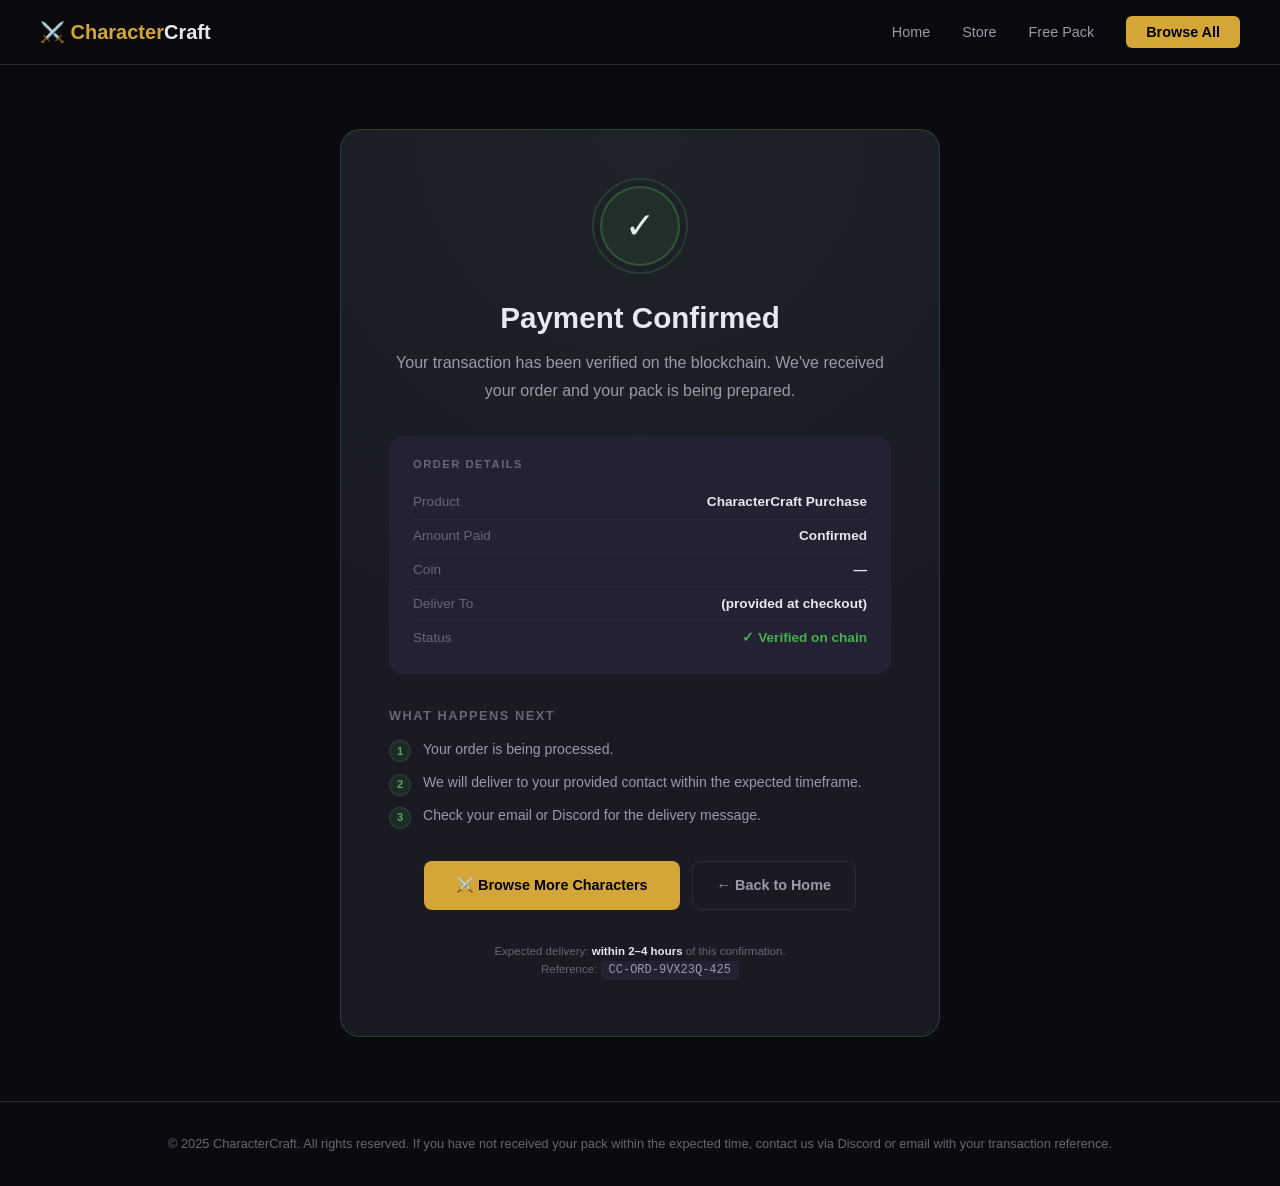
<file: success.html>
<!DOCTYPE html>
<html lang="en">
<head>
    <base href="https://shakskin.github.io/CharacterCraft/">
    <meta charset="UTF-8">
    <meta name="viewport" content="width=device-width, initial-scale=1.0">
    <title>Payment Confirmed — CharacterCraft</title>
    <meta name="robots" content="noindex, nofollow">
    <style>
        :root {
            --gold:          #D4A537;
            --gold-light:    #F2D06B;
            --bg-primary:    #0A0A0F;
            --bg-secondary:  #12121A;
            --bg-card:       #1A1A25;
            --bg-hover:      #222233;
            --text-primary:  #E8E8F0;
            --text-secondary:#9999AA;
            --text-muted:    #666677;
            --border:        #2A2A3A;
            --green:         #4CAF50;
            --teal:          #1ABC9C;
            --amber:         #F39C12;
        }

        *, *::before, *::after { margin: 0; padding: 0; box-sizing: border-box; }
        html { scroll-behavior: smooth; }

        body {
            font-family:    'Segoe UI', -apple-system, BlinkMacSystemFont, sans-serif;
            background:     var(--bg-primary);
            color:          var(--text-primary);
            line-height:    1.6;
            min-height:     100vh;
            display:        flex;
            flex-direction: column;
        }

        /* ── NAV ── */
        nav {
            background:     rgba(10,10,15,0.97);
            backdrop-filter:blur(12px);
            border-bottom:  1px solid var(--border);
            padding:        0 2rem;
        }

        .nav-inner {
            max-width:       1200px;
            margin:          0 auto;
            display:         flex;
            justify-content: space-between;
            align-items:     center;
            height:          64px;
        }

        .nav-logo {
            font-size:      1.25rem;
            font-weight:    700;
            color:          var(--gold);
            text-decoration:none;
        }

        .nav-logo span { color: var(--text-primary); }

        .nav-links {
            display:    flex;
            gap:        2rem;
            list-style: none;
            align-items:center;
        }

        .nav-links a {
            color:          var(--text-secondary);
            text-decoration:none;
            font-size:      0.9rem;
            font-weight:    500;
            transition:     color 0.2s;
        }

        .nav-links a:hover { color: var(--gold); }

        .nav-links .nav-cta {
            background:    var(--gold);
            color:         #000;
            padding:       0.5rem 1.25rem;
            border-radius: 6px;
            font-weight:   700;
        }

        .nav-links .nav-cta:hover { background: var(--gold-light); color: #000; }

        /* ── MAIN ── */
        main {
            flex:           1;
            display:        flex;
            flex-direction: column;
            align-items:    center;
            justify-content:center;
            padding:        4rem 2rem;
        }

        /* ── SUCCESS CARD ── */
        .success-card {
            background:    var(--bg-card);
            border:        1px solid rgba(76,175,80,0.25);
            border-radius: 20px;
            padding:       3.5rem 3rem;
            max-width:     600px;
            width:         100%;
            text-align:    center;
            position:      relative;
            overflow:      hidden;
            animation:     cc-card-in 0.6s cubic-bezier(0.16, 1, 0.3, 1) both;
        }

        @keyframes cc-card-in {
            from { opacity: 0; transform: translateY(24px) scale(0.97); }
            to   { opacity: 1; transform: translateY(0) scale(1); }
        }

        .success-card::before {
            content:        '';
            position:       absolute;
            inset:          0;
            background:     radial-gradient(
                                circle at 50% 0%,
                                rgba(76,175,80,0.06) 0%,
                                transparent 60%
                            );
            pointer-events: none;
        }

        /* ── CHECKMARK ANIMATION ── */
        .cc-checkmark-wrap {
            margin:      0 auto 1.75rem;
            width:       80px;
            height:      80px;
            position:    relative;
        }

        .cc-checkmark-circle {
            width:        80px;
            height:       80px;
            border-radius:50%;
            background:   rgba(76,175,80,0.1);
            border:       2px solid rgba(76,175,80,0.3);
            display:      flex;
            align-items:  center;
            justify-content:center;
            animation:    cc-circle-pop 0.5s 0.2s cubic-bezier(0.16,1,0.3,1) both;
        }

        @keyframes cc-circle-pop {
            from { transform: scale(0); opacity: 0; }
            to   { transform: scale(1); opacity: 1; }
        }

        .cc-checkmark {
            font-size:  2.25rem;
            animation:  cc-check-pop 0.4s 0.5s cubic-bezier(0.16,1,0.3,1) both;
        }

        @keyframes cc-check-pop {
            from { transform: scale(0) rotate(-15deg); opacity: 0; }
            to   { transform: scale(1) rotate(0); opacity: 1; }
        }

        /* Pulse ring */
        .cc-pulse-ring {
            position:     absolute;
            inset:        -8px;
            border-radius:50%;
            border:       2px solid rgba(76,175,80,0.2);
            animation:    cc-ring-pulse 2s 0.8s ease-out infinite;
        }

        @keyframes cc-ring-pulse {
            0%   { transform: scale(1); opacity: 0.6; }
            100% { transform: scale(1.4); opacity: 0; }
        }

        /* ── HEADINGS ── */
        .success-card h1 {
            font-size:    1.85rem;
            font-weight:  800;
            margin-bottom:0.5rem;
            animation:    cc-fade-up 0.5s 0.4s ease both;
        }

        .success-card .success-sub {
            color:        var(--text-secondary);
            font-size:    1rem;
            line-height:  1.7;
            margin-bottom:2rem;
            animation:    cc-fade-up 0.5s 0.5s ease both;
        }

        @keyframes cc-fade-up {
            from { opacity: 0; transform: translateY(10px); }
            to   { opacity: 1; transform: translateY(0); }
        }

        /* ── ORDER SUMMARY ── */
        .success-summary {
            background:    var(--bg-hover);
            border-radius: 12px;
            padding:       1.25rem 1.5rem;
            margin-bottom: 2rem;
            text-align:    left;
            animation:     cc-fade-up 0.5s 0.6s ease both;
        }

        .success-summary .ss-label {
            font-size:      0.7rem;
            font-weight:    700;
            letter-spacing: 1.5px;
            text-transform: uppercase;
            color:          var(--text-muted);
            margin-bottom:  0.75rem;
        }

        .ss-row {
            display:        flex;
            justify-content:space-between;
            align-items:    flex-start;
            padding:        0.35rem 0;
            font-size:      0.85rem;
            border-bottom:  1px solid var(--border);
        }

        .ss-row:last-child { border-bottom: none; }

        .ss-row .ss-key   { color: var(--text-muted); }
        .ss-row .ss-val   { color: var(--text-primary); font-weight: 600; text-align: right; max-width: 65%; }

        /* ── WHAT HAPPENS NEXT ── */
        .success-next {
            text-align:    left;
            margin-bottom: 2rem;
            animation:     cc-fade-up 0.5s 0.7s ease both;
        }

        .success-next h3 {
            font-size:    0.8rem;
            font-weight:  700;
            color:        var(--text-muted);
            letter-spacing:1.5px;
            text-transform:uppercase;
            margin-bottom:0.75rem;
        }

        .next-steps {
            list-style: none;
            display:    flex;
            flex-direction:column;
            gap:        0.6rem;
        }

        .next-steps li {
            display:    flex;
            align-items:flex-start;
            gap:        0.75rem;
            font-size:  0.88rem;
            color:      var(--text-secondary);
            line-height:1.5;
        }

        .next-step-num {
            display:        inline-flex;
            align-items:    center;
            justify-content:center;
            width:          22px;
            height:         22px;
            border-radius:  50%;
            background:     rgba(76,175,80,0.1);
            border:         1px solid rgba(76,175,80,0.2);
            color:          var(--green);
            font-size:      0.7rem;
            font-weight:    800;
            flex-shrink:    0;
            margin-top:     0.1rem;
        }

        /* ── ACTION BUTTONS ── */
        .success-actions {
            display:        flex;
            gap:            0.75rem;
            justify-content:center;
            flex-wrap:      wrap;
            animation:      cc-fade-up 0.5s 0.8s ease both;
        }

        .btn-primary {
            display:        inline-flex;
            align-items:    center;
            gap:            0.4rem;
            padding:        0.75rem 2rem;
            background:     var(--gold);
            color:          #000;
            border-radius:  8px;
            font-size:      0.9rem;
            font-weight:    700;
            text-decoration:none;
            transition:     all 0.2s;
        }

        .btn-primary:hover {
            background: var(--gold-light);
            transform:  translateY(-1px);
            box-shadow: 0 6px 20px rgba(212,165,55,0.25);
        }

        .btn-secondary {
            display:        inline-flex;
            align-items:    center;
            gap:            0.4rem;
            padding:        0.75rem 1.5rem;
            background:     transparent;
            color:          var(--text-secondary);
            border:         1px solid var(--border);
            border-radius:  8px;
            font-size:      0.9rem;
            font-weight:    600;
            text-decoration:none;
            transition:     all 0.2s;
        }

        .btn-secondary:hover {
            border-color:var(--gold);
            color:       var(--gold);
            transform:   translateY(-1px);
        }

        /* ── REFERENCE NUMBER ── */
        .success-ref {
            margin-top:  2rem;
            font-size:   0.72rem;
            color:       var(--text-muted);
            line-height: 1.6;
            animation:   cc-fade-up 0.5s 0.9s ease both;
        }

        .success-ref .ref-code {
            font-family: 'Consolas', 'Monaco', monospace;
            background:  var(--bg-hover);
            padding:     0.15rem 0.5rem;
            border-radius:4px;
            color:       var(--text-secondary);
            font-size:   0.75rem;
        }

        /* ── CONFETTI ── */
        .cc-confetti {
            position:       fixed;
            inset:          0;
            pointer-events: none;
            z-index:        999;
            overflow:       hidden;
        }

        .cc-confetti-piece {
            position:  absolute;
            width:     8px;
            height:    8px;
            top:       -10px;
            animation: cc-confetti-fall linear forwards;
        }

        @keyframes cc-confetti-fall {
            0%   { transform: translateY(0) rotate(0deg);   opacity: 1; }
            100% { transform: translateY(100vh) rotate(720deg); opacity: 0; }
        }

        /* ── FOOTER ── */
        footer {
            padding:    2rem;
            border-top: 1px solid var(--border);
            text-align: center;
        }

        footer p {
            color:    var(--text-muted);
            font-size:0.8rem;
        }

        /* ── RESPONSIVE ── */
        @media (max-width: 600px) {
            .success-card    { padding: 2.5rem 1.5rem; }
            .success-actions { flex-direction: column; align-items: center; }
            .nav-links       { display: none; }
        }
    </style>
</head>
<body>

<!-- ── NAV ── -->
<nav>
    <div class="nav-inner">
        <a href="/index.html" class="nav-logo">⚔️ Character<span>Craft</span></a>
        <ul class="nav-links">
            <li><a href="/index.html">Home</a></li>
            <li><a href="/store.html">Store</a></li>
            <li><a href="/free.html">Free Pack</a></li>
            <li><a href="/store.html" class="nav-cta">Browse All</a></li>
        </ul>
    </div>
</nav>

<!-- ── CONFETTI CANVAS ── -->
<div class="cc-confetti" id="cc-confetti"></div>

<!-- ── MAIN ── -->
<main>
    <div class="success-card">

        <!-- Animated checkmark -->
        <div class="cc-checkmark-wrap">
            <div class="cc-checkmark-circle">
                <span class="cc-checkmark">✓</span>
            </div>
            <div class="cc-pulse-ring"></div>
        </div>

        <h1>Payment Confirmed</h1>
        <p class="success-sub">
            Your transaction has been verified on the blockchain.
            We've received your order and your pack is being prepared.
        </p>

        <!-- Order summary — populated by JS from sessionStorage -->
        <div class="success-summary" id="success-summary">
            <div class="ss-label">Order Details</div>

            <div class="ss-row">
                <span class="ss-key">Product</span>
                <span class="ss-val" id="ss-product">—</span>
            </div>
            <div class="ss-row">
                <span class="ss-key">Amount Paid</span>
                <span class="ss-val" id="ss-amount">—</span>
            </div>
            <div class="ss-row">
                <span class="ss-key">Coin</span>
                <span class="ss-val" id="ss-coin">—</span>
            </div>
            <div class="ss-row">
                <span class="ss-key">Deliver To</span>
                <span class="ss-val" id="ss-contact">—</span>
            </div>
            <div class="ss-row">
                <span class="ss-key">Status</span>
                <span class="ss-val" style="color:var(--green);">
                    ✓ Verified on chain
                </span>
            </div>
        </div>

        <!-- What happens next -->
        <div class="success-next">
            <h3>What Happens Next</h3>
            <ol class="next-steps" id="next-steps">
                <!-- Populated by JS based on product type -->
            </ol>
        </div>

        <!-- Actions -->
        <div class="success-actions">
            <a href="/store.html" class="btn-primary">
                ⚔️ Browse More Characters
            </a>
            <a href="/index.html" class="btn-secondary">
                ← Back to Home
            </a>
        </div>

        <!-- Reference -->
        <div class="success-ref" id="success-ref">
            Keep this page open until you receive your delivery.<br>
            Reference:
            <span class="ref-code" id="ref-code">—</span>
        </div>

    </div>
</main>

<!-- ── FOOTER ── -->
<footer>
    <p>© 2025 CharacterCraft. All rights reserved.
       If you have not received your pack within the expected time,
       contact us via Discord or email with your transaction reference.</p>
</footer>

<script>
(function () {
    'use strict';

    /* ── POPULATE ORDER DETAILS FROM SESSION ──────────────
       payment.js stores verified order data in sessionStorage
       under CC.session.KEY = 'cc_order_session'
       We read it here to show the customer their order details.
    ─────────────────────────────────────────────────────── */

    var SESSION_KEY = 'cc_order_session';
    var CC_CONFIG_PRODUCTS = {
        'aldric':         'Aldric — Grizzled Gate Captain',
        'dravek':         'Dravek — Corrupt Merchant',
        'city-bundle':    'City Bundle — Aldric + Dravek',
        'server-license': 'Server License — 5 Characters',
        'retainer':       'Monthly Retainer — First Month'
    };

    var DELIVERY_TIMES = {
        'aldric':         '2 hours',
        'dravek':         '2 hours',
        'city-bundle':    '2 hours',
        'server-license': '4 hours',
        'retainer':       '24 hours'
    };

    var NEXT_STEPS = {
        'aldric': [
            'Your Aldric pack files are being prepared.',
            'We will deliver to your provided contact within 2 hours of this confirmation.',
            'Check your email or Discord for the delivery message.',
            'Reply to the delivery message if you need install help — support is included.'
        ],
        'dravek': [
            'Your Dravek pack files are being prepared.',
            'We will deliver to your provided contact within 2 hours of this confirmation.',
            'Check your email or Discord for the delivery message.',
            'Reply to the delivery message if you need install help — support is included.'
        ],
        'city-bundle': [
            'Both Aldric and Dravek packs are being prepared, along with the shared world lore document.',
            'We will deliver everything to your provided contact within 2 hours.',
            'Check your email or Discord for the delivery message.',
            'Priority support is included — reply to the delivery message for any install help.'
        ],
        'server-license': [
            'All 5 character packs, world lore system, and relationship map are being prepared.',
            'We will deliver everything to your provided contact within 4 hours.',
            'Your 1-hour async setup consultation will be scheduled within 24 hours of delivery.',
            'Check your email or Discord for the delivery message.'
        ],
        'retainer': [
            'Your retainer profile is being created.',
            'Your first character will be delivered within 24 hours to your provided contact.',
            'We will reach out via your provided contact to confirm your character brief.',
            'Unlimited revisions start immediately — contact us anytime for changes.'
        ]
    };

    function loadOrderDetails() {
        var raw = sessionStorage.getItem(SESSION_KEY);
        var session = null;

        try { session = raw ? JSON.parse(raw) : null; }
        catch (e) { session = null; }

        var productKey = session ? session.product : null;

        /* Product */
        var productLabel = productKey
            ? (CC_CONFIG_PRODUCTS[productKey] || productKey)
            : 'CharacterCraft Purchase';
        document.getElementById('ss-product').textContent = productLabel;

        /* Amount */
        if (session && session.exactAmount) {
            document.getElementById('ss-amount').textContent =
                '$' + parseFloat(session.exactAmount).toFixed(5) + ' USD';
        } else {
            document.getElementById('ss-amount').textContent = 'Confirmed';
        }

        /* Coin */
        document.getElementById('ss-coin').textContent =
            (session && session.coin) ? session.coin : '—';

        /* Contact — read from DOM state since it's not stored in session */
        /* The page controller stores it on submitOrder — we recover via URL param fallback */
        var contact = getUrlParam('contact') || '(provided at checkout)';
        document.getElementById('ss-contact').textContent = contact;

        /* Reference code */
        var ref = generateRef(session);
        document.getElementById('ref-code').textContent = ref;

        /* Next steps */
        var steps = NEXT_STEPS[productKey] || [
            'Your order is being processed.',
            'We will deliver to your provided contact within the expected timeframe.',
            'Check your email or Discord for the delivery message.'
        ];

        var deliveryTime = DELIVERY_TIMES[productKey] || '2–4 hours';
        var ol = document.getElementById('next-steps');
        ol.innerHTML = '';

        steps.forEach(function (step, i) {
            var li  = document.createElement('li');
            var num = document.createElement('span');
            num.className   = 'next-step-num';
            num.textContent = (i + 1).toString();
            var txt = document.createElement('span');
            txt.textContent = step;
            li.appendChild(num);
            li.appendChild(txt);
            ol.appendChild(li);
        });

        /* Delivery time note */
        var refEl = document.getElementById('success-ref');
        refEl.innerHTML =
            'Expected delivery: <strong style="color:var(--text-primary);">' +
            'within ' + deliveryTime + '</strong> of this confirmation.<br>' +
            'Reference: <span class="ref-code">' + ref + '</span>';
    }

    function generateRef(session) {
        var ts  = session ? session.createdAt : Date.now();
        var prod = session ? (session.product || 'order') : 'order';
        var part1 = prod.substring(0, 3).toUpperCase();
        var part2 = Math.abs(ts).toString(36).toUpperCase().slice(-6);
        var part3 = Math.floor(Math.random() * 900 + 100).toString();
        return 'CC-' + part1 + '-' + part2 + '-' + part3;
    }

    function getUrlParam(key) {
        try {
            var params = new URLSearchParams(window.location.search);
            return params.get(key) || null;
        } catch (e) {
            return null;
        }
    }

    /* ── CONFETTI ─────────────────────────────────────── */
    function launchConfetti() {
        var container = document.getElementById('cc-confetti');
        var colors = [
            '#D4A537', '#4CAF50', '#1ABC9C',
            '#9B59B6', '#3498DB', '#F39C12',
            '#E8E8F0', '#F2D06B'
        ];
        var count = 80;

        for (var i = 0; i < count; i++) {
            (function (i) {
                setTimeout(function () {
                    var piece = document.createElement('div');
                    piece.className = 'cc-confetti-piece';

                    var color  = colors[Math.floor(Math.random() * colors.length)];
                    var left   = Math.random() * 100;
                    var size   = Math.random() * 6 + 4;
                    var dur    = Math.random() * 2 + 2;
                    var delay  = Math.random() * 1.5;
                    var shape  = Math.random() > 0.5
                        ? '50%'
                        : Math.random() > 0.5 ? '2px' : '0';

                    piece.style.cssText =
                        'left:' + left + '%;' +
                        'width:' + size + 'px;' +
                        'height:' + size + 'px;' +
                        'background:' + color + ';' +
                        'border-radius:' + shape + ';' +
                        'animation-duration:' + dur + 's;' +
                        'animation-delay:' + delay + 's;';

                    container.appendChild(piece);

                    /* Remove after animation */
                    setTimeout(function () {
                        if (piece.parentNode) piece.parentNode.removeChild(piece);
                    }, (dur + delay + 0.5) * 1000);

                }, i * 20);
            }(i));
        }
    }

    /* ── INIT ─────────────────────────────────────────── */
    loadOrderDetails();
    launchConfetti();

    /* Clear session after reading — order is done */
    setTimeout(function () {
        try { sessionStorage.removeItem('cc_order_session'); }
        catch (e) {}
    }, 3000);

}());
</script>

</body>
</html>
</file>
<file: assets/css/payment.css>
/* ═══════════════════════════════════════════════════════
   CharacterCraft Payment UI
   /assets/css/payment.css
   Shared across all pay pages
═══════════════════════════════════════════════════════ */

/* ── CSS VARIABLES ────────────────────────────────────── */
:root {
    --cc-gold:          #D4A537;
    --cc-gold-light:    #F2D06B;
    --cc-bg-primary:    #0A0A0F;
    --cc-bg-secondary:  #12121A;
    --cc-bg-card:       #1A1A25;
    --cc-bg-hover:      #222233;
    --cc-text-primary:  #E8E8F0;
    --cc-text-secondary:#9999AA;
    --cc-text-muted:    #666677;
    --cc-border:        #2A2A3A;
    --cc-green:         #4CAF50;
    --cc-red:           #E74C3C;
    --cc-urgent-red:    #FF4444;
    --cc-orange:        #FF6B35;
    --cc-blue:          #3498DB;
    --cc-purple:        #9B59B6;
    --cc-teal:          #1ABC9C;
    --cc-amber:         #F39C12;

    /* Accent — overridden per page via inline style on body */
    --cc-accent:        var(--cc-gold);
    --cc-accent-light:  var(--cc-gold-light);
    --cc-accent-rgb:    212, 165, 55;
}

/* ── RESET & BASE ─────────────────────────────────────── */
*, *::before, *::after { margin: 0; padding: 0; box-sizing: border-box; }
html { scroll-behavior: smooth; }

body {
    font-family: 'Segoe UI', -apple-system, BlinkMacSystemFont, sans-serif;
    background:  var(--cc-bg-primary);
    color:       var(--cc-text-primary);
    line-height: 1.6;
    overflow-x:  hidden;
}

/* ── URGENCY STRIP ────────────────────────────────────── */
.cc-urgency-strip {
    background:      linear-gradient(90deg, #FF4444, #FF6B35, #FF4444);
    background-size: 200% 100%;
    animation:       cc-strip-shift 3s ease infinite;
    color:           #fff;
    text-align:      center;
    padding:         0.5rem 1rem;
    font-size:       0.8rem;
    font-weight:     700;
    letter-spacing:  0.3px;
    position:        relative;
    z-index:         100;
}

@keyframes cc-strip-shift {
    0%, 100% { background-position: 0% 50%; }
    50%       { background-position: 100% 50%; }
}

.cc-strip-timer {
    background:    rgba(0,0,0,0.25);
    padding:       0.15rem 0.5rem;
    border-radius: 4px;
    font-family:   'Courier New', monospace;
    letter-spacing:1px;
    font-size:     0.85rem;
}

/* ── NAV ──────────────────────────────────────────────── */
.cc-nav {
    position:       sticky;
    top:            0;
    z-index:        1000;
    background:     rgba(10,10,15,0.97);
    backdrop-filter:blur(12px);
    border-bottom:  1px solid var(--cc-border);
    padding:        0 2rem;
}

.cc-nav-inner {
    max-width:      1200px;
    margin:         0 auto;
    display:        flex;
    justify-content:space-between;
    align-items:    center;
    height:         64px;
}

.cc-nav-logo {
    font-size:      1.25rem;
    font-weight:    700;
    color:          var(--cc-gold);
    text-decoration:none;
    letter-spacing: -0.3px;
}

.cc-nav-logo span { color: var(--cc-text-primary); }

.cc-nav-links {
    display:    flex;
    gap:        2rem;
    list-style: none;
    align-items:center;
}

.cc-nav-links a {
    color:          var(--cc-text-secondary);
    text-decoration:none;
    font-size:      0.9rem;
    font-weight:    500;
    transition:     color 0.2s;
}

.cc-nav-links a:hover { color: var(--cc-gold); }

.cc-nav-links .cc-nav-cta {
    background:    var(--cc-gold);
    color:         #000;
    padding:       0.5rem 1.25rem;
    border-radius: 6px;
    font-weight:   700;
    transition:    background 0.2s;
}

.cc-nav-links .cc-nav-cta:hover {
    background: var(--cc-gold-light);
    color:      #000;
}

.cc-nav-toggle {
    display:   none;
    background:none;
    border:    none;
    color:     var(--cc-text-primary);
    font-size: 1.5rem;
    cursor:    pointer;
}

/* ── BREADCRUMB ───────────────────────────────────────── */
.cc-breadcrumb {
    max-width: 1100px;
    margin:    0 auto;
    padding:   1.5rem 2rem 0;
}

.cc-breadcrumb a {
    color:          var(--cc-text-muted);
    text-decoration:none;
    font-size:      0.8rem;
    transition:     color 0.2s;
}

.cc-breadcrumb a:hover  { color: var(--cc-gold); }
.cc-breadcrumb .cc-sep  { color: var(--cc-text-muted); margin: 0 0.5rem; font-size: 0.75rem; }
.cc-breadcrumb .cc-here { color: var(--cc-text-secondary); font-size: 0.8rem; }

/* ── PAGE LAYOUT ──────────────────────────────────────── */
.cc-pay-layout {
    max-width: 1100px;
    margin:    0 auto;
    padding:   2rem 2rem 5rem;
    display:   grid;
    grid-template-columns: 1fr 1fr;
    gap:       3rem;
    align-items:start;
}

/* ── PRODUCT INFO (LEFT COLUMN) ───────────────────────── */
.cc-product-info {
    position: sticky;
    top:      5rem;
}

/* ── PRODUCT BANNER ───────────────────────────────────── */
.cc-product-banner {
    border-radius:   14px;
    padding:         3rem 2rem;
    text-align:      center;
    margin-bottom:   2rem;
    position:        relative;
    overflow:        hidden;

    /* Default — overridden per page */
    background:      linear-gradient(135deg, #2a1a0a 0%, #150d05 100%);
    border:          1px solid rgba(212,165,55,0.15);
}

.cc-product-banner::before {
    content:        '';
    position:       absolute;
    inset:          0;
    background:     radial-gradient(circle at 50% 30%,
                        rgba(var(--cc-accent-rgb), 0.06) 0%,
                        transparent 60%);
    pointer-events: none;
}

.cc-product-banner .cc-p-icon {
    font-size:     3.5rem;
    margin-bottom: 1rem;
    position:      relative;
    z-index:       1;
    display:       block;
}

.cc-product-banner h1 {
    font-size:     1.75rem;
    font-weight:   800;
    margin-bottom: 0.25rem;
    position:      relative;
    z-index:       1;
}

.cc-product-banner .cc-p-role {
    color:    var(--cc-text-secondary);
    font-size:0.95rem;
    position: relative;
    z-index:  1;
}

/* ── LAUNCH BADGE ─────────────────────────────────────── */
.cc-launch-badge {
    position:      absolute;
    top:           1rem;
    right:         1rem;
    background:    var(--cc-urgent-red);
    color:         #fff;
    font-size:     0.62rem;
    font-weight:   800;
    letter-spacing:1.5px;
    text-transform:uppercase;
    padding:       0.25rem 0.65rem;
    border-radius: 50px;
    z-index:       2;
}

/* ── PRODUCT QUOTE ────────────────────────────────────── */
.cc-product-quote {
    color:         var(--cc-text-secondary);
    font-style:    italic;
    font-size:     0.95rem;
    line-height:   1.7;
    padding:       1.25rem 1.5rem;
    border-left:   3px solid rgba(var(--cc-accent-rgb), 0.3);
    background:    rgba(var(--cc-accent-rgb), 0.03);
    border-radius: 0 10px 10px 0;
    margin-bottom: 2rem;
}

/* ── FEATURE LIST ─────────────────────────────────────── */
.cc-features-label {
    font-size:      0.8rem;
    font-weight:    700;
    color:          var(--cc-text-muted);
    letter-spacing: 1.5px;
    text-transform: uppercase;
    margin-bottom:  0.75rem;
}

.cc-feature-list {
    list-style:    none;
    margin-bottom: 2rem;
}

.cc-feature-list li {
    font-size:  0.9rem;
    color:      var(--cc-text-secondary);
    padding:    0.4rem 0;
    display:    flex;
    align-items:flex-start;
    gap:        0.6rem;
}

.cc-feature-list li::before {
    content:   '✓';
    color:     var(--cc-green);
    font-weight:700;
    flex-shrink:0;
}

/* ── PRICE BOX ────────────────────────────────────────── */
.cc-price-box {
    background:    var(--cc-bg-card);
    border:        1px solid var(--cc-border);
    border-radius: 12px;
    padding:       1.5rem;
    display:       flex;
    align-items:   center;
    justify-content:space-between;
    margin-bottom: 1rem;
}

.cc-price-label {
    color:          var(--cc-text-muted);
    font-size:      0.75rem;
    font-weight:    600;
    letter-spacing: 0.5px;
    text-transform: uppercase;
    margin-bottom:  0.25rem;
}

.cc-price-value {
    font-size:   2rem;
    font-weight: 800;
    color:       var(--cc-accent);
    line-height: 1;
}

.cc-price-original {
    font-size:       0.85rem;
    color:           var(--cc-text-muted);
    text-decoration: line-through;
    margin-top:      0.15rem;
}

.cc-price-note {
    color:      var(--cc-text-muted);
    font-size:  0.78rem;
    line-height:1.5;
    text-align: right;
}

/* ── STOCK COUNTER ────────────────────────────────────── */
.cc-stock-counter {
    display:    flex;
    align-items:center;
    gap:        0.5rem;
    background: rgba(255,68,68,0.05);
    border:     1px solid rgba(255,68,68,0.15);
    border-radius:8px;
    padding:    0.6rem 1rem;
    font-size:  0.78rem;
    color:      var(--cc-text-secondary);
}

.cc-stock-dot {
    width:        8px;
    height:       8px;
    border-radius:50%;
    background:   var(--cc-urgent-red);
    animation:    cc-pulse 1.5s ease-in-out infinite;
    flex-shrink:  0;
}

@keyframes cc-pulse {
    0%, 100% { opacity: 1; transform: scale(1); }
    50%       { opacity: 0.4; transform: scale(0.75); }
}

.cc-stock-counter strong { color: var(--cc-urgent-red); }

/* ── PAYMENT PANEL (RIGHT COLUMN) ─────────────────────── */
.cc-payment-panel {
    background:    var(--cc-bg-card);
    border:        1px solid var(--cc-border);
    border-radius: 14px;
    overflow:      hidden;
}

.cc-payment-header {
    padding:      1.5rem 2rem;
    border-bottom:1px solid var(--cc-border);
    background:   rgba(42,42,58,0.3);
}

.cc-payment-header h2 {
    font-size:    1.15rem;
    font-weight:  700;
    margin-bottom:0.25rem;
}

.cc-payment-header p {
    color:    var(--cc-text-muted);
    font-size:0.8rem;
}

.cc-payment-body { padding: 2rem; }

/* ── ORDER EXPIRY TIMER ───────────────────────────────── */
.cc-expiry-bar {
    display:        flex;
    align-items:    center;
    justify-content:space-between;
    background:     rgba(255,107,53,0.06);
    border:         1px solid rgba(255,107,53,0.15);
    border-radius:  8px;
    padding:        0.6rem 1rem;
    margin-bottom:  1.5rem;
    font-size:      0.78rem;
    color:          var(--cc-text-secondary);
}

.cc-expiry-bar .cc-expiry-label { font-weight: 600; }

.cc-expiry-bar .cc-expiry-time {
    font-family:   'Courier New', monospace;
    font-size:     0.9rem;
    font-weight:   700;
    color:         var(--cc-orange);
    letter-spacing:1px;
}

.cc-expiry-bar.cc-expiry-urgent { border-color: rgba(255,68,68,0.4); }
.cc-expiry-bar.cc-expiry-urgent .cc-expiry-time { color: var(--cc-urgent-red); }

/* ── STEP INDICATOR ───────────────────────────────────── */
.cc-pay-steps {
    display:       flex;
    gap:           0;
    margin-bottom: 2rem;
    position:      relative;
}

.cc-pay-steps::before {
    content:    '';
    position:   absolute;
    top:        16px;
    left:       10%;
    right:      10%;
    height:     2px;
    background: var(--cc-border);
    z-index:    0;
}

.cc-pay-step {
    flex:      1;
    text-align:center;
    position:  relative;
    z-index:   1;
}

.cc-step-dot {
    display:        inline-flex;
    align-items:    center;
    justify-content:center;
    width:          32px;
    height:         32px;
    border-radius:  50%;
    background:     var(--cc-bg-hover);
    border:         2px solid var(--cc-border);
    color:          var(--cc-text-muted);
    font-size:      0.8rem;
    font-weight:    700;
    margin-bottom:  0.4rem;
    transition:     all 0.3s;
}

.cc-pay-step.cc-active .cc-step-dot {
    background: rgba(var(--cc-accent-rgb), 0.1);
    border-color:var(--cc-accent);
    color:      var(--cc-accent);
}

.cc-pay-step.cc-completed .cc-step-dot {
    background:  rgba(76,175,80,0.15);
    border-color:var(--cc-green);
    color:       var(--cc-green);
}

.cc-step-dot.cc-done::after { content: '✓'; }

.cc-step-label {
    font-size:  0.7rem;
    color:      var(--cc-text-muted);
    font-weight:500;
    display:    block;
}

.cc-pay-step.cc-active    .cc-step-label { color: var(--cc-accent); }
.cc-pay-step.cc-completed .cc-step-label { color: var(--cc-green); }

/* ── COIN GRID ────────────────────────────────────────── */
.cc-section-label {
    font-size:      0.75rem;
    font-weight:    700;
    color:          var(--cc-text-muted);
    letter-spacing: 1px;
    text-transform: uppercase;
    margin-bottom:  0.6rem;
    display:        block;
}

.cc-coin-grid {
    display:               grid;
    grid-template-columns: repeat(5, 1fr);
    gap:                   0.5rem;
    margin-bottom:         1.5rem;
}

.cc-coin-btn {
    background:    var(--cc-bg-hover);
    border:        1px solid var(--cc-border);
    border-radius: 8px;
    padding:       0.65rem 0.25rem;
    text-align:    center;
    cursor:        pointer;
    transition:    all 0.2s;
    color:         var(--cc-text-secondary);
    font-size:     0.68rem;
    font-weight:   600;
    line-height:   1.3;
    position:      relative;
    overflow:      hidden;
}

.cc-coin-btn:hover {
    border-color:var(--cc-accent);
    color:       var(--cc-accent);
    background:  rgba(var(--cc-accent-rgb), 0.05);
}

.cc-coin-btn.cc-selected {
    background:   rgba(var(--cc-accent-rgb), 0.1);
    border-color: var(--cc-accent);
    color:        var(--cc-accent);
    box-shadow:   0 0 0 1px rgba(var(--cc-accent-rgb), 0.2);
}

.cc-coin-icon {
    display:    block;
    font-size:  1.15rem;
    margin-bottom:0.2rem;
}

.cc-coin-name { display: block; }

/* Loading state for coin buttons */
.cc-coin-grid.cc-loading {
    opacity:       0.5;
    pointer-events:none;
}

.cc-coin-grid-loader {
    grid-column:    1 / -1;
    text-align:     center;
    color:          var(--cc-text-muted);
    font-size:      0.8rem;
    padding:        1rem;
    display:        flex;
    align-items:    center;
    justify-content:center;
    gap:            0.5rem;
}

/* ── ADDRESS PANEL ────────────────────────────────────── */
.cc-address-panel {
    display:       none;
    margin-bottom: 1.5rem;
    animation:     cc-fade-in 0.3s ease;
}

.cc-address-panel.cc-visible { display: block; }

@keyframes cc-fade-in {
    from { opacity: 0; transform: translateY(6px); }
    to   { opacity: 1; transform: translateY(0); }
}

/* ── LIVE PRICE ───────────────────────────────────────── */
.cc-live-price {
    background:    var(--cc-bg-hover);
    border:        1px solid rgba(var(--cc-accent-rgb), 0.15);
    border-radius: 10px;
    padding:       1rem 1.25rem;
    margin-bottom: 0.75rem;
    display:       flex;
    align-items:   center;
    justify-content:space-between;
    gap:           1rem;
}

.cc-live-price-left .cc-lp-label {
    font-size:  0.72rem;
    color:      var(--cc-text-muted);
    font-weight:600;
    letter-spacing:0.5px;
    text-transform:uppercase;
    margin-bottom:0.2rem;
}

.cc-live-price-left .cc-lp-amount {
    font-size:   1.25rem;
    font-weight: 800;
    color:       var(--cc-accent);
    line-height: 1;
    font-family: 'Courier New', monospace;
}

.cc-live-price-left .cc-lp-usd {
    font-size:  0.75rem;
    color:      var(--cc-text-muted);
    margin-top: 0.15rem;
}

.cc-live-price-right {
    text-align: right;
    flex-shrink:0;
}

.cc-price-refresh-badge {
    display:        inline-flex;
    align-items:    center;
    gap:            0.3rem;
    font-size:      0.65rem;
    color:          var(--cc-green);
    background:     rgba(76,175,80,0.08);
    border:         1px solid rgba(76,175,80,0.15);
    border-radius:  50px;
    padding:        0.2rem 0.55rem;
    margin-bottom:  0.3rem;
}

.cc-price-refresh-dot {
    width:        5px;
    height:       5px;
    border-radius:50%;
    background:   var(--cc-green);
    animation:    cc-pulse 2s ease-in-out infinite;
}

.cc-price-last-updated {
    font-size:  0.65rem;
    color:      var(--cc-text-muted);
    display:    block;
}

/* ── ADDRESS BOX ──────────────────────────────────────── */
.cc-address-label {
    font-size:      0.72rem;
    font-weight:    700;
    color:          var(--cc-text-muted);
    letter-spacing: 1px;
    text-transform: uppercase;
    margin-bottom:  0.4rem;
    display:        block;
}

.cc-address-box {
    background:    var(--cc-bg-primary);
    border:        1px solid var(--cc-border);
    border-radius: 8px;
    padding:       0.85rem 1rem;
    display:       flex;
    align-items:   center;
    gap:           0.75rem;
    margin-bottom: 0.75rem;
}

.cc-address-text {
    flex:        1;
    font-family: 'Consolas', 'Monaco', monospace;
    font-size:   0.72rem;
    color:       var(--cc-accent);
    word-break:  break-all;
    line-height: 1.5;
    user-select: all;
}

.cc-copy-btn {
    background:    rgba(var(--cc-accent-rgb), 0.1);
    border:        1px solid rgba(var(--cc-accent-rgb), 0.2);
    color:         var(--cc-accent);
    padding:       0.4rem 0.75rem;
    border-radius: 6px;
    font-size:     0.72rem;
    font-weight:   700;
    cursor:        pointer;
    transition:    all 0.2s;
    white-space:   nowrap;
    flex-shrink:   0;
}

.cc-copy-btn:hover { background: rgba(var(--cc-accent-rgb), 0.2); }

.cc-copy-btn.cc-copied {
    background:  rgba(76,175,80,0.15);
    border-color:rgba(76,175,80,0.3);
    color:       var(--cc-green);
}

/* ── MEMO BOX ─────────────────────────────────────────── */
.cc-memo-box {
    display:       none;
    background:    rgba(231,76,60,0.05);
    border:        1px solid rgba(231,76,60,0.2);
    border-radius: 8px;
    padding:       0.85rem 1rem;
    margin-bottom: 0.75rem;
    align-items:   center;
    gap:           0.75rem;
}

.cc-memo-box.cc-visible { display: flex; }

.cc-memo-label {
    font-size:      0.68rem;
    font-weight:    700;
    color:          var(--cc-red);
    letter-spacing: 0.5px;
    text-transform: uppercase;
    white-space:    nowrap;
}

.cc-memo-value {
    font-family: 'Consolas', 'Monaco', monospace;
    font-size:   0.95rem;
    color:       var(--cc-text-primary);
    font-weight: 700;
    flex:        1;
}

/* ── NETWORK INFO ─────────────────────────────────────── */
.cc-network-info {
    background:    var(--cc-bg-hover);
    border-radius: 8px;
    padding:       0.85rem 1rem;
    margin-bottom: 0.75rem;
}

.cc-info-row {
    display:        flex;
    justify-content:space-between;
    font-size:      0.78rem;
    padding:        0.2rem 0;
}

.cc-info-row .cc-info-label { color: var(--cc-text-muted); }
.cc-info-row .cc-info-value { color: var(--cc-text-primary); font-weight: 600; }

/* ── WARNING BOX ──────────────────────────────────────── */
.cc-pay-warning {
    background:    rgba(231,76,60,0.05);
    border:        1px solid rgba(231,76,60,0.15);
    border-radius: 8px;
    padding:       0.85rem 1rem;
    font-size:     0.78rem;
    color:         var(--cc-text-secondary);
    line-height:   1.6;
    margin-bottom: 1.5rem;
}

.cc-pay-warning strong { color: var(--cc-red); }

/* ── FORM SECTION ─────────────────────────────────────── */
.cc-form-section {
    display:       none;
    border-top:    1px solid var(--cc-border);
    padding-top:   1.5rem;
    margin-top:    0.5rem;
    animation:     cc-fade-in 0.3s ease;
}

.cc-form-section.cc-visible { display: block; }

.cc-form-section h3 {
    font-size:    0.95rem;
    font-weight:  700;
    margin-bottom:0.25rem;
}

.cc-form-section .cc-form-desc {
    font-size:    0.8rem;
    color:        var(--cc-text-muted);
    margin-bottom:1.25rem;
    line-height:  1.6;
}

.cc-form-group { margin-bottom: 1rem; }

.cc-form-group label {
    display:       block;
    font-size:     0.8rem;
    font-weight:   600;
    margin-bottom: 0.35rem;
    color:         var(--cc-text-secondary);
}

.cc-required { color: var(--cc-urgent-red); }

.cc-optional {
    color:      var(--cc-text-muted);
    font-weight:400;
    font-size:  0.75rem;
}

.cc-form-group input,
.cc-form-group textarea {
    width:         100%;
    padding:       0.7rem 0.85rem;
    background:    var(--cc-bg-primary);
    border:        1px solid var(--cc-border);
    border-radius: 8px;
    color:         var(--cc-text-primary);
    font-size:     0.9rem;
    font-family:   inherit;
    outline:       none;
    transition:    border-color 0.2s;
}

.cc-form-group input:focus,
.cc-form-group textarea:focus { border-color: var(--cc-accent); }

.cc-form-group input.cc-input-error,
.cc-form-group textarea.cc-input-error { border-color: var(--cc-red); }

.cc-form-group textarea { min-height: 70px; resize: vertical; }

.cc-form-hint {
    font-size:  0.72rem;
    color:      var(--cc-text-muted);
    margin-top: 0.3rem;
    line-height:1.5;
}

/* ── TX HASH FIELD ────────────────────────────────────── */
.cc-tx-wrap { position: relative; }

.cc-tx-status {
    position:      absolute;
    right:         0.75rem;
    top:           50%;
    transform:     translateY(-50%);
    font-size:     0.72rem;
    font-weight:   700;
    pointer-events:none;
}

.cc-tx-status.cc-tx-valid   { color: var(--cc-green); }
.cc-tx-status.cc-tx-invalid { color: var(--cc-red); }

/* ── VERIFY BUTTON ────────────────────────────────────── */
.cc-verify-btn {
    display:        flex;
    align-items:    center;
    justify-content:center;
    gap:            0.5rem;
    width:          100%;
    padding:        0.9rem 1.5rem;
    border-radius:  8px;
    font-size:      0.95rem;
    font-weight:    700;
    border:         none;
    cursor:         pointer;
    transition:     all 0.2s;
    background:     var(--cc-accent);
    color:          #000;
    margin-top:     1.25rem;
}

.cc-verify-btn:hover:not(:disabled) {
    filter:          brightness(1.1);
    transform:       translateY(-1px);
    box-shadow:      0 6px 20px rgba(var(--cc-accent-rgb), 0.25);
}

.cc-verify-btn:disabled {
    opacity:       0.5;
    cursor:        not-allowed;
    transform:     none;
    box-shadow:    none;
}

.cc-verify-btn.cc-loading-btn { cursor: wait; }

/* ── VERIFY SPINNER ───────────────────────────────────── */
.cc-spinner {
    width:        16px;
    height:       16px;
    border:       2px solid rgba(0,0,0,0.3);
    border-top:   2px solid #000;
    border-radius:50%;
    animation:    cc-spin 0.7s linear infinite;
    display:      inline-block;
    flex-shrink:  0;
}

@keyframes cc-spin { to { transform: rotate(360deg); } }

/* ── VERIFY RESULT PANEL ──────────────────────────────── */
.cc-verify-result {
    display:       none;
    border-radius: 10px;
    padding:       1rem 1.25rem;
    margin-top:    1rem;
    font-size:     0.82rem;
    line-height:   1.6;
    animation:     cc-fade-in 0.3s ease;
}

.cc-verify-result.cc-visible  { display: block; }

.cc-verify-result.cc-result-ok {
    background:   rgba(76,175,80,0.07);
    border:       1px solid rgba(76,175,80,0.25);
    color:        var(--cc-text-secondary);
}

.cc-verify-result.cc-result-pending {
    background:   rgba(243,156,18,0.06);
    border:       1px solid rgba(243,156,18,0.2);
    color:        var(--cc-text-secondary);
}

.cc-verify-result.cc-result-error {
    background:   rgba(231,76,60,0.06);
    border:       1px solid rgba(231,76,60,0.2);
    color:        var(--cc-text-secondary);
}

.cc-verify-result .cc-result-title {
    font-weight:   700;
    margin-bottom: 0.35rem;
    font-size:     0.88rem;
}

.cc-result-ok      .cc-result-title { color: var(--cc-green); }
.cc-result-pending .cc-result-title { color: var(--cc-amber); }
.cc-result-error   .cc-result-title { color: var(--cc-red); }

.cc-verify-result .cc-result-detail { color: var(--cc-text-secondary); }

/* ── POLL STATUS ──────────────────────────────────────── */
.cc-poll-status {
    display:       none;
    font-size:     0.78rem;
    color:         var(--cc-text-muted);
    text-align:    center;
    margin-top:    0.75rem;
    align-items:   center;
    justify-content:center;
    gap:           0.5rem;
}

.cc-poll-status.cc-visible { display: flex; }

.cc-poll-spinner {
    width:        12px;
    height:       12px;
    border:       2px solid var(--cc-border);
    border-top:   2px solid var(--cc-amber);
    border-radius:50%;
    animation:    cc-spin 0.8s linear infinite;
    flex-shrink:  0;
}

/* ── CONFIRM NOTE ─────────────────────────────────────── */
.cc-confirm-note {
    text-align: center;
    color:      var(--cc-text-muted);
    font-size:  0.75rem;
    margin-top: 0.75rem;
    line-height:1.6;
}

.cc-confirm-note strong { color: var(--cc-text-secondary); }

/* ── INFO BOXES ───────────────────────────────────────── */
.cc-info-box {
    border-radius: 10px;
    padding:       0.85rem 1rem;
    margin-bottom: 1.25rem;
    font-size:     0.78rem;
    line-height:   1.65;
    color:         var(--cc-text-secondary);
}

.cc-info-box strong { color: var(--cc-text-primary); }

.cc-info-box-accent {
    background: rgba(var(--cc-accent-rgb), 0.04);
    border:     1px solid rgba(var(--cc-accent-rgb), 0.12);
}

.cc-info-box-green {
    background: rgba(76,175,80,0.04);
    border:     1px solid rgba(76,175,80,0.12);
}

.cc-info-box-verify {
    background:    rgba(76,175,80,0.05);
    border:        1px solid rgba(76,175,80,0.15);
    padding:       1rem 1.25rem;
    margin-bottom: 1.5rem;
    border-radius: 10px;
}

.cc-info-box-verify h4 {
    font-size:    0.85rem;
    font-weight:  700;
    color:        var(--cc-green);
    margin-bottom:0.5rem;
    display:      flex;
    align-items:  center;
    gap:          0.4rem;
}

.cc-info-box-verify ul {
    list-style:    none;
    display:       flex;
    flex-direction:column;
    gap:           0.3rem;
}

.cc-info-box-verify li {
    font-size:  0.78rem;
    color:      var(--cc-text-secondary);
    display:    flex;
    align-items:center;
    gap:        0.5rem;
}

.cc-info-box-verify li::before {
    content:    '✓';
    color:      var(--cc-green);
    font-weight:700;
    font-size:  0.7rem;
    flex-shrink:0;
}

/* ── TRUST BAR ────────────────────────────────────────── */
.cc-trust-bar {
    max-width:  1100px;
    margin:     0 auto;
    padding:    0 2rem 4rem;
}

.cc-trust-grid {
    display:               grid;
    grid-template-columns: repeat(3,1fr);
    gap:                   1rem;
}

.cc-trust-item {
    background:    var(--cc-bg-card);
    border:        1px solid var(--cc-border);
    border-radius: 10px;
    padding:       1.25rem;
    text-align:    center;
}

.cc-trust-icon  { font-size: 1.5rem; margin-bottom: 0.5rem; }
.cc-trust-item h4 { font-size: 0.9rem; font-weight: 700; margin-bottom: 0.25rem; }
.cc-trust-item p  { color: var(--cc-text-muted); font-size: 0.8rem; line-height: 1.5; }

/* ── UPSELL CARD ──────────────────────────────────────── */
.cc-upsell-bar {
    max-width: 1100px;
    margin:    0 auto;
    padding:   0 2rem 2rem;
}

.cc-upsell-card {
    background:    var(--cc-bg-card);
    border-radius: 12px;
    padding:       1.5rem 2rem;
    display:       flex;
    align-items:   center;
    justify-content:space-between;
    gap:           1.5rem;
    border:        1px solid rgba(155,89,182,0.25);
}

.cc-upsell-text { flex: 1; }

.cc-upsell-label {
    font-size:      0.7rem;
    font-weight:    700;
    letter-spacing: 1.5px;
    text-transform: uppercase;
    color:          var(--cc-purple);
    margin-bottom:  0.3rem;
}

.cc-upsell-text h4 { font-size: 1rem; font-weight: 700; margin-bottom: 0.25rem; }
.cc-upsell-text p  { font-size: 0.82rem; color: var(--cc-text-secondary); }

.cc-upsell-action { text-align: right; flex-shrink: 0; }

.cc-upsell-price {
    font-size:   1.25rem;
    font-weight: 800;
    color:       var(--cc-purple);
}

.cc-upsell-original {
    font-size:       0.78rem;
    color:           var(--cc-text-muted);
    text-decoration: line-through;
    margin-bottom:   0.5rem;
}

.cc-upsell-btn {
    display:        inline-block;
    padding:        0.55rem 1.5rem;
    background:     var(--cc-purple);
    color:          #fff;
    border-radius:  6px;
    font-size:      0.85rem;
    font-weight:    700;
    text-decoration:none;
    transition:     all 0.2s;
}

.cc-upsell-btn:hover { background: #a96bc4; transform: translateY(-1px); }

/* ── FOOTER ───────────────────────────────────────────── */
.cc-footer {
    padding:    3rem 2rem;
    border-top: 1px solid var(--cc-border);
    text-align: center;
}

.cc-footer-links {
    display:        flex;
    justify-content:center;
    gap:            2rem;
    margin-bottom:  1.5rem;
    flex-wrap:      wrap;
}

.cc-footer-links a {
    color:          var(--cc-text-secondary);
    text-decoration:none;
    font-size:      0.9rem;
    transition:     color 0.2s;
}

.cc-footer-links a:hover { color: var(--cc-gold); }

.cc-footer-copy {
    color:    var(--cc-text-muted);
    font-size:0.8rem;
}

/* ── SKELETON LOADER ──────────────────────────────────── */
.cc-skeleton {
    background:    linear-gradient(90deg,
                       var(--cc-bg-hover) 25%,
                       rgba(255,255,255,0.04) 50%,
                       var(--cc-bg-hover) 75%);
    background-size:200% 100%;
    animation:     cc-shimmer 1.5s infinite;
    border-radius: 6px;
    display:       inline-block;
}

@keyframes cc-shimmer {
    0%   { background-position: 200% 0; }
    100% { background-position: -200% 0; }
}

/* ── ADDRESS ERROR STATE ──────────────────────────────── */
.cc-address-error {
    background:    rgba(231,76,60,0.06);
    border:        1px solid rgba(231,76,60,0.2);
    border-radius: 8px;
    padding:       0.85rem 1rem;
    font-size:     0.8rem;
    color:         var(--cc-red);
    margin-bottom: 1rem;
    display:       none;
}

.cc-address-error.cc-visible { display: block; }

/* ── EXPIRED OVERLAY ──────────────────────────────────── */
.cc-expired-overlay {
    display:        none;
    position:       absolute;
    inset:          0;
    background:     rgba(10,10,15,0.92);
    border-radius:  14px;
    align-items:    center;
    justify-content:center;
    flex-direction: column;
    gap:            1rem;
    text-align:     center;
    padding:        2rem;
    z-index:        50;
}

.cc-expired-overlay.cc-visible { display: flex; }

.cc-expired-icon  { font-size: 2.5rem; }
.cc-expired-title { font-size: 1.1rem; font-weight: 700; }
.cc-expired-desc  { color: var(--cc-text-muted); font-size: 0.85rem; line-height: 1.6; }

.cc-refresh-btn {
    padding:       0.65rem 2rem;
    background:    var(--cc-accent);
    color:         #000;
    border:        none;
    border-radius: 8px;
    font-size:     0.9rem;
    font-weight:   700;
    cursor:        pointer;
    transition:    all 0.2s;
}

.cc-refresh-btn:hover { filter: brightness(1.1); }

/* ── RESPONSIVE ───────────────────────────────────────── */
@media (max-width: 900px) {
    .cc-pay-layout     { grid-template-columns: 1fr; }
    .cc-product-info   { position: static; }
    .cc-trust-grid     { grid-template-columns: 1fr; }
    .cc-upsell-card    { flex-direction: column; text-align: center; }
    .cc-upsell-action  { text-align: center; }
    .cc-price-box      { flex-direction: column; text-align: center; gap: 0.75rem; }
}

@media (max-width: 650px) {
    .cc-nav-links {
        display:       none;
        position:      absolute;
        top:           64px;
        left:          0;
        right:         0;
        background:    rgba(10,10,15,0.98);
        flex-direction:column;
        padding:       1.5rem 2rem;
        gap:           1rem;
        border-bottom: 1px solid var(--cc-border);
    }

    .cc-nav-links.cc-open { display: flex; }
    .cc-nav-toggle        { display: block; }

    .cc-coin-grid {
        grid-template-columns: repeat(3,1fr);
    }

    .cc-address-box {
        flex-direction: column;
        align-items:    stretch;
    }

    .cc-address-text { font-size: 0.65rem; }
    .cc-copy-btn     { text-align: center; }

    .cc-memo-box {
        flex-direction: column;
        align-items:    flex-start;
        gap:            0.4rem;
    }

    .cc-live-price {
        flex-direction: column;
        align-items:    flex-start;
        gap:            0.5rem;
    }

    .cc-live-price-right { text-align: left; }
}
</file>
